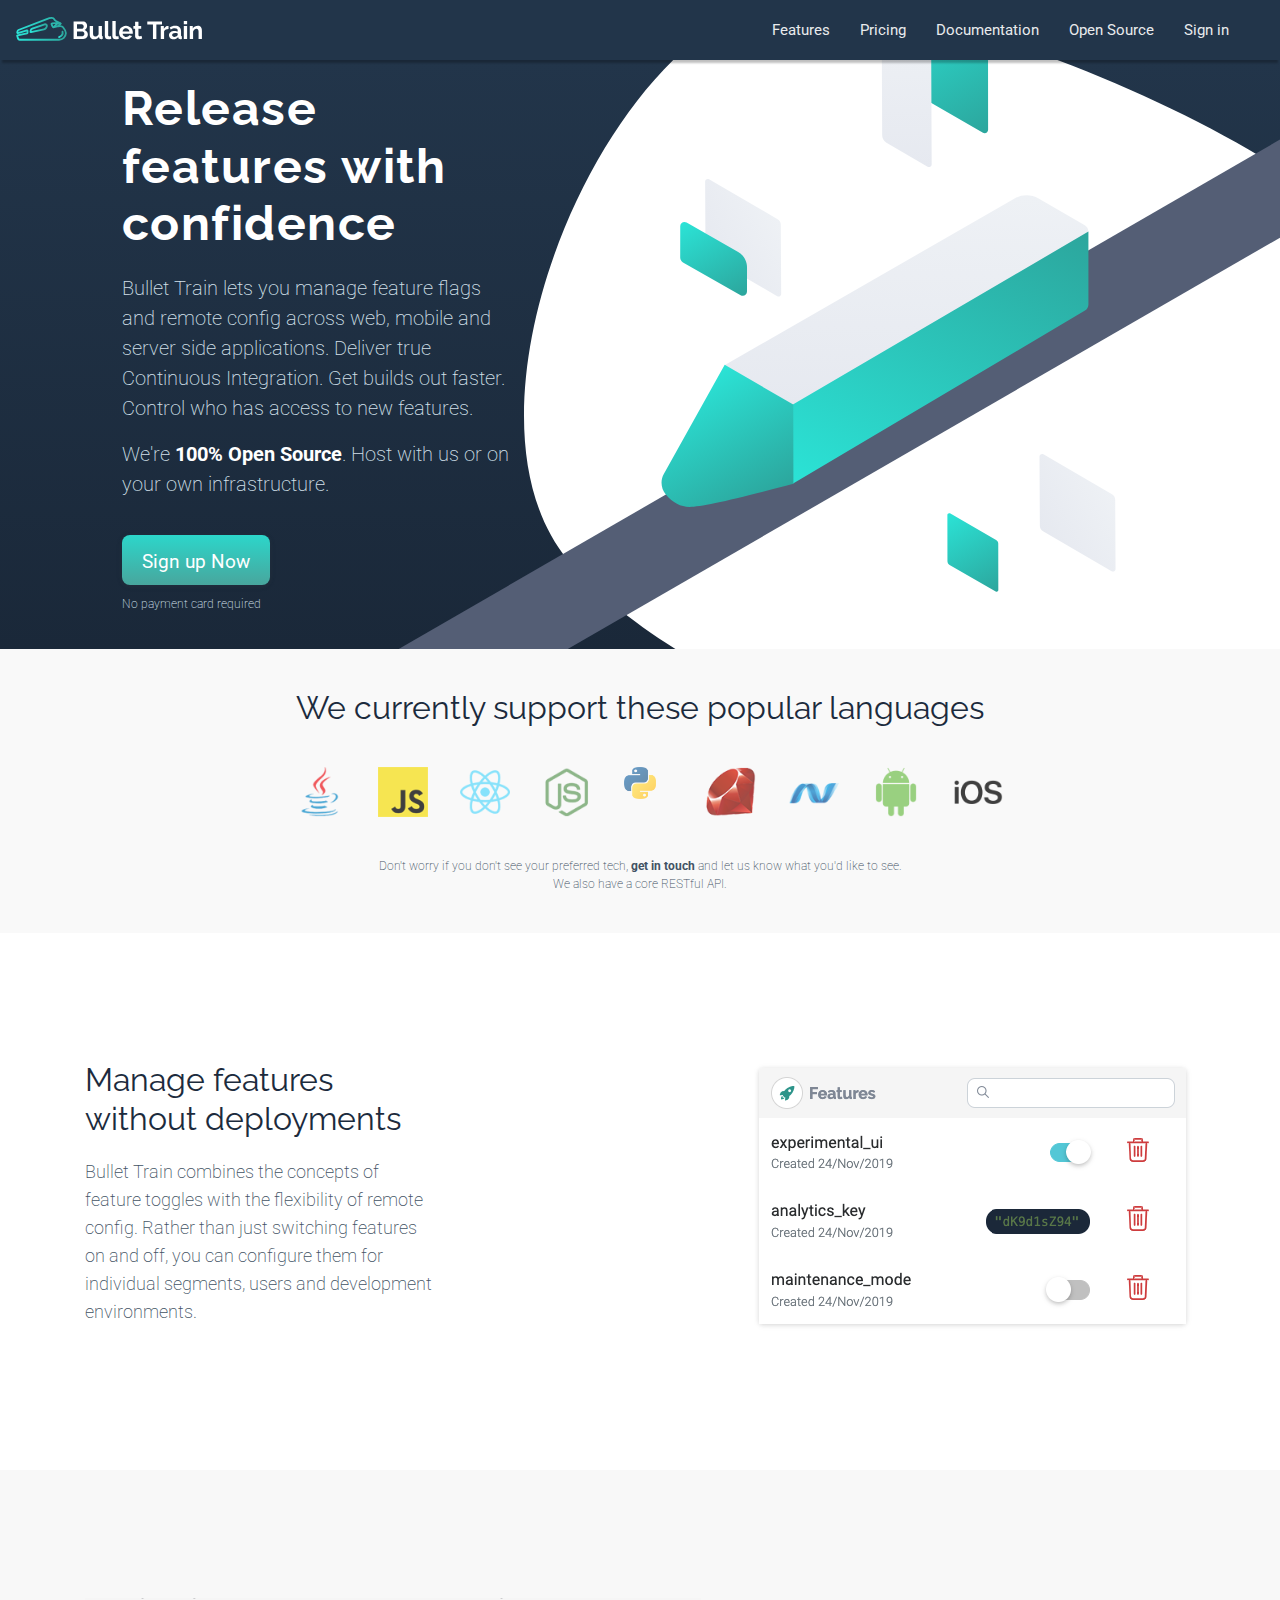
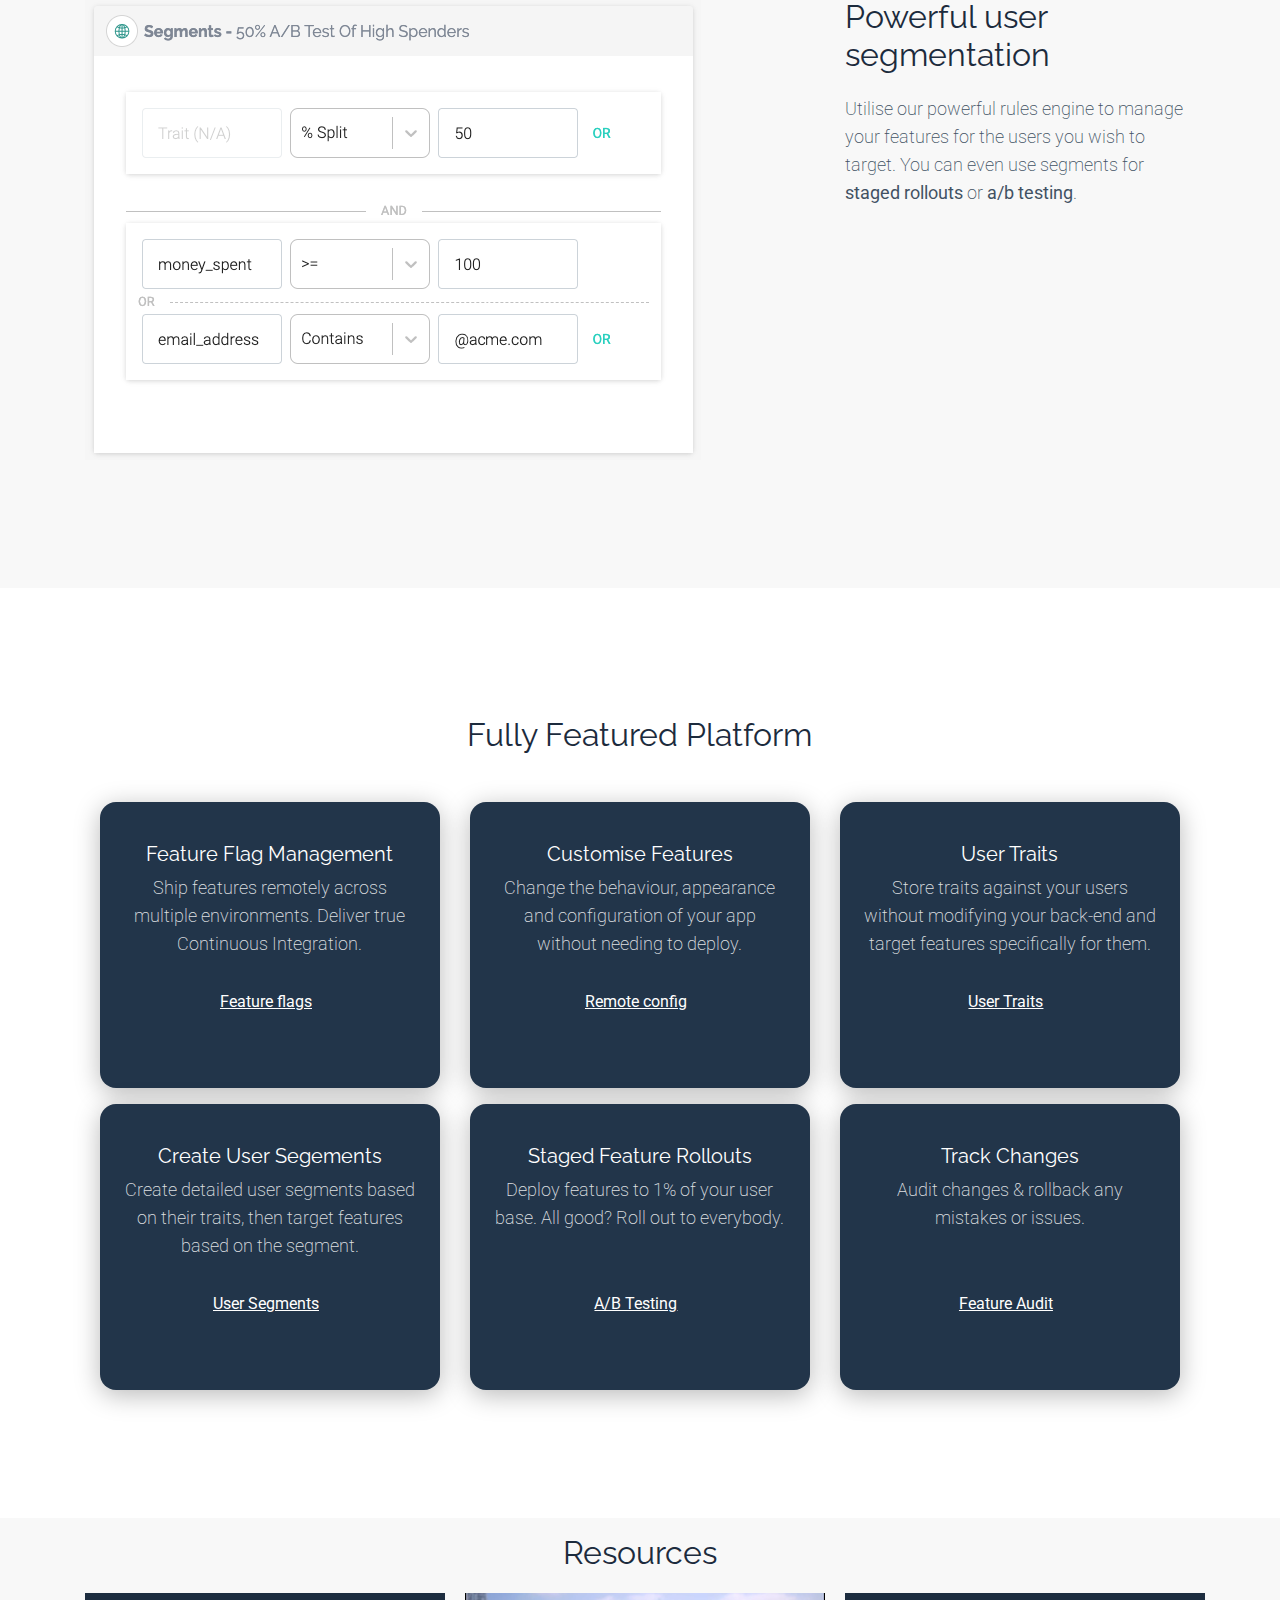
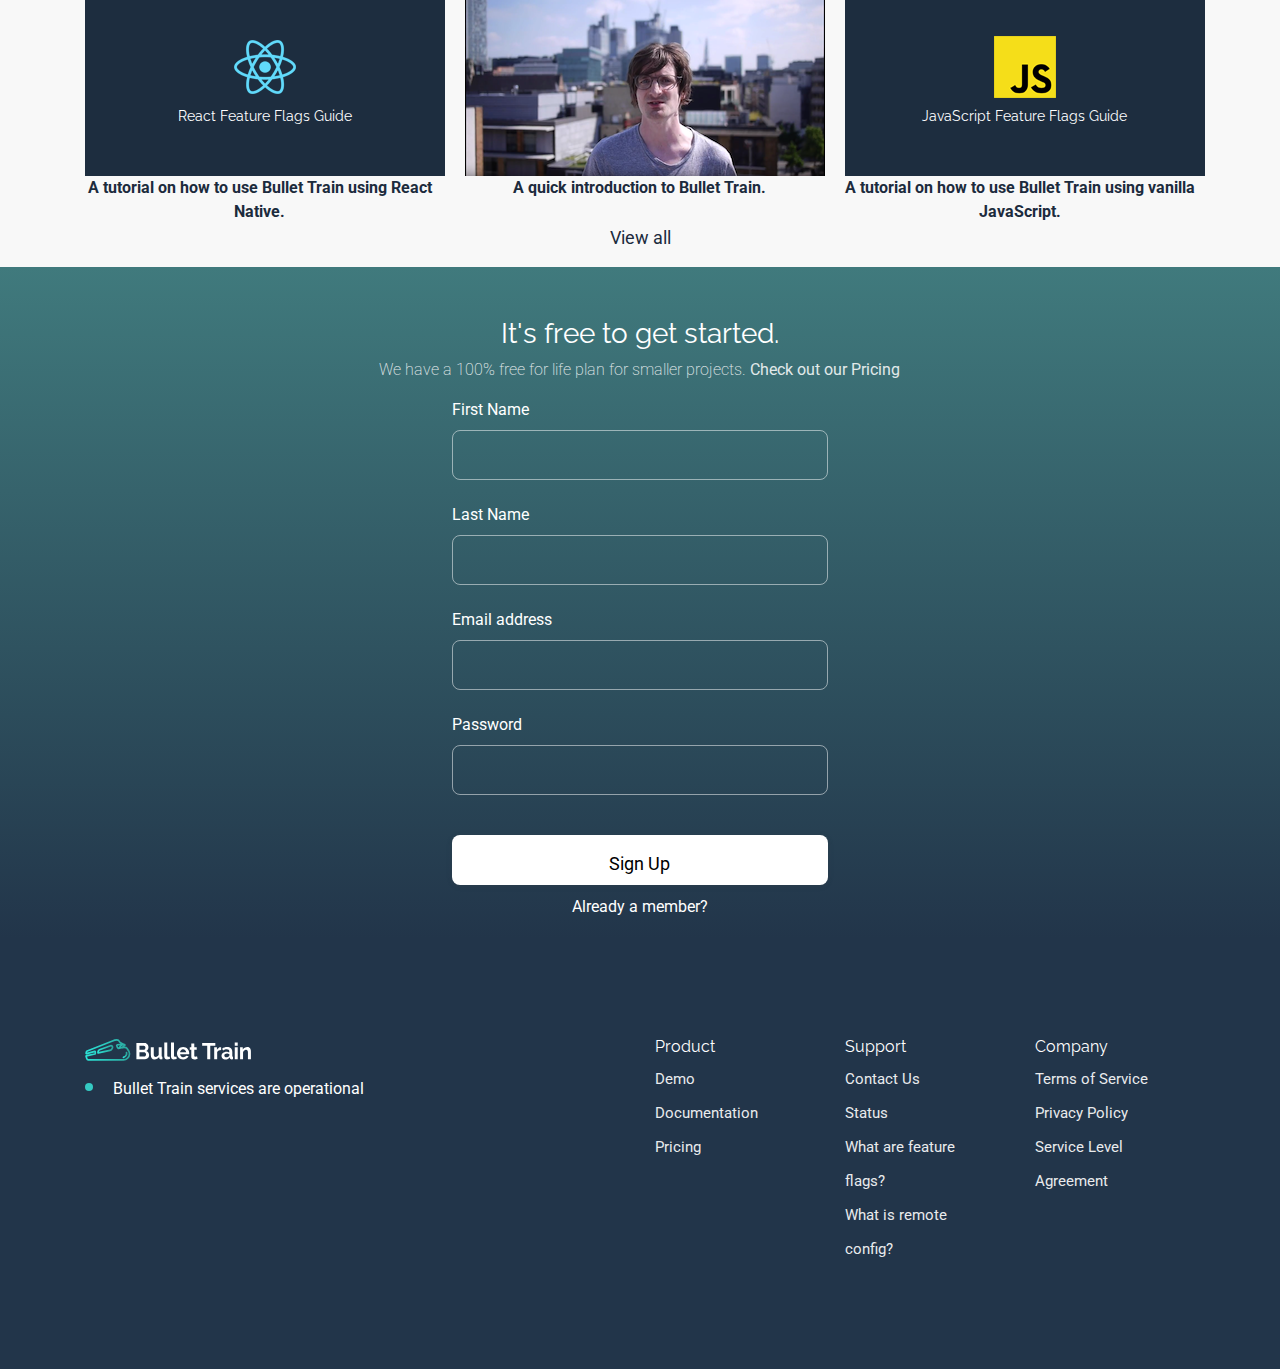
<file: index.html>
<!DOCTYPE html><html lang="en"><head><meta charSet="utf-8"/><meta name="viewport" content="width=device-width, initial-scale=1, shrink-to-fit=no"/><meta http-equiv="x-ua-compatible" content="ie=edge"/><meta name="description" content="Manage your Feature Flags, Feature Toggles and Remote Config in your Mobile, React, React Native, Java, Javascript (Node) and Python projects."/><script src="https://ajax.googleapis.com/ajax/libs/jquery/3.0.0/jquery.min.js" integrity="sha384-THPy051/pYDQGanwU6poAc/hOdQxjnOEXzbT+OuUAFqNqFjL+4IGLBgCJC3ZOShY" crossorigin="anonymous"></script><link href="https://fonts.googleapis.com/css?family=Raleway:400,700&amp;display=swap" rel="stylesheet"/><link href="https://fonts.googleapis.com/css?family=Roboto:300,400&amp;display=swap" rel="stylesheet"/><title>Bullet Train - Feature Flags, Feature Toggles and Remote Config</title><link rel="shortcut icon" href="/static/images/favicon.ico"/><meta name="next-head-count" content="9"/><link rel="preload" href="/_next/static/9aOtHSaXPPAC6vPSqDOuw/pages/index.js" as="script"/><link rel="preload" href="/_next/static/9aOtHSaXPPAC6vPSqDOuw/pages/_app.js" as="script"/><link rel="preload" href="/_next/static/runtime/webpack-4b444dab214c6491079c.js" as="script"/><link rel="preload" href="/_next/static/chunks/commons.b8f8ccc0dbcfdcf6369e.js" as="script"/><link rel="preload" href="/_next/static/chunks/styles.3d4634708142773318f1.js" as="script"/><link rel="preload" href="/_next/static/runtime/main-1dcef239e8cb72ca11b9.js" as="script"/><link rel="stylesheet" href="/_next/static/css/styles.8613cdd6.chunk.css"/></head><body><div id="__next"><nav class="navbar navbar-fixed-top "><div class="flex-row space"><div class="navbar-left"><div class="navbar-nav"><a class="nav-item nav-item-brand nav-link" href="/"><div class="flex-row"><img title="Bullet Train" height="24" src="/static/images/bullet-train-1.svg" class="brand" alt="Bullet Train logo"/></div></a></div></div><div class="navbar-right"><div><div class="hidden-sm-down"><ul class="nav-list list-unstyled float-right"><li><a href="/features">Features</a></li><li><a href="/pricing">Pricing</a></li><li><a href="https://docs.bullet-train.io/">Documentation</a></li><li><a href="/open-source">Open Source</a></li><li><a href="https://app.dev.bullet-train.io/login">Sign in</a></li></ul></div><div class="hidden-md-up"><div class="popover-right mobile-navigation"><div class="mobile-navigation__button"><ion class="icon ion-md-menu"></ion></div><div class="popover-inner"><div class="popover popover-right mobile-navigation popover-bt"><div class="mobile-navigation__bg"><ul class="list-unstyled mb-0"><li><a href="/features">Features</a></li><li><a href="/pricing">Pricing</a></li><li><a href="https://docs.bullet-train.io">Documentation</a></li><li><a href="/open-source">Open Source</a></li><li><a href="https://app.dev.bullet-train.io/demo">Demo</a></li><li><a class="btn-block" href="/login">Login</a></li></ul></div></div></div></div></div></div></div></div></nav><div class="homepage"><div class="hero hero--homepage"><div class="container-fluid"><div class="row"><div class="col-md-4 offset-md-1 features-cta"><h1 class="margin-bottom margin-top">Release features with confidence</h1><p class="">Bullet Train lets you manage feature flags and remote config across web, mobile and server side applications. Deliver true Continuous Integration. Get builds out faster. Control who has access to new features.</p><p class="">We&#x27;re <a class="link" href="/open-source">100% Open Source</a>. Host with us or on your own infrastructure.</p><div class="hero-cta mt-1"><button type="button" class="btn">Sign up Now</button><p class="text-small">No payment card required</p></div></div><div class="col-md-6 offset-md-1"><img src="/static/images/bullet-train-illustration.svg" class="hero-illustration" alt="Bullet Train illustration"/></div></div></div></div><div class="tech"><div class="container"><div class="text-center margin-auto col-md-12 col-lg-8 push-lg-2"><h2>We currently support these popular languages</h2><div class="row"><div class="col-md-1 col-xs-6"><a href="https://docs.bullet-train.io/clients/java/"><img src="/static/images/tech-logos/java.png" alt="Java" title="Java"/></a></div><div class="col-md-1 col-xs-6"><a href="https://docs.bullet-train.io/clients/javascript/"><img src="/static/images/tech-logos/javascript.png" alt="JavaScript" title="JavaScript"/></a></div><div class="col-md-1 col-xs-6"><a href="https://docs.bullet-train.io/clients/javascript/"><img src="/static/images/tech-logos/react.png" alt="React JS" title="React JS"/></a></div><div class="col-md-1 col-xs-6"><a href="https://docs.bullet-train.io/clients/node/"><img src="/static/images/tech-logos/node.png" alt="Node.js" title="Node.js"/></a></div><div class="col-md-1 col-xs-6"><a href="https://docs.bullet-train.io/clients/python/"><img src="/static/images/tech-logos/python.png" class="img-fluid" alt="Python" title="Python"/></a></div><div class="col-md-1 col-xs-6"><a href="https://docs.bullet-train.io/clients/ruby/"><img src="/static/images/tech-logos/ruby.png" alt="Ruby" title="Ruby"/></a></div><div class="col-md-1 col-xs-6"><a href="https://docs.bullet-train.io/clients/dotnet/"><img src="/static/images/tech-logos/dotnet.png" alt=".NET" title=".NET"/></a></div><div class="col-md-1 col-xs-6"><a href="https://docs.bullet-train.io/clients/java/"><img src="/static/images/tech-logos/android2x.png" alt="android" title="android"/></a></div><div class="col-md-1 col-xs-6"><a href="https://docs.bullet-train.io/clients/ios/"><img src="/static/images/tech-logos/bt-IOS.png" alt="IOS" title="IOS"/></a></div></div><p class="text-small margin-top no-mb">Don&#x27;t worry if you don&#x27;t see your preferred tech,<!-- --> <a href="mailto:support@bullet-train.io">get in touch</a> <!-- -->and let us know what you&#x27;d like to see.<br/>We also have a core RESTful API.</p></div></div></div><div class="feature-container"><div class="container"><div class="row"><div class="col-md-4"><h2>Manage features without deployments</h2><p>Bullet Train combines the concepts of feature toggles with the flexibility of remote config. Rather than just switching features on and off, you can configure them for individual segments, users and development environments.</p></div><div class="col-md-8 text-right"><img style="max-width:100%" alt="Feature use cases" src="/static/images/homepage-features.png"/></div></div></div></div><div class="feature-container alt"><div class="container"><div class="row"><div class="col-md-8"><div class="text-left"><img style="max-width:100%" alt="User segmentation and ab testing" src="/static/images/homepage-segments.png"/></div></div><div class="col-md-4"><h2>Powerful user segmentation</h2><p>Utilise our powerful rules engine to manage your features for the users you wish to target. You can even use segments for <strong>staged rollouts</strong> or <strong>a/b testing</strong>.</p></div></div></div></div><div class="feature-container"><div class="text-center text-center col-lg-4 offset-lg-4"><h2>Fully Featured Platform</h2></div><div class="container"><div class="mt-5"><div class="mb-3 flex-row"><div class="col-md-4"><div class="card card--feature"><span class="card__icon ion-ios-switch mb-3"></span><h5 class="card__title">Feature Flag Management</h5><p class="card__paragraph-text">Ship features remotely across multiple environments. Deliver true Continuous Integration.</p><a class="card__link" href="https://docs.bullet-train.io/managing-features/">Feature flags<span class="pl-2 ion-md-arrow-dropright"></span></a></div></div><div class="col-md-4"><div class="card card--feature"><span class="card__icon ion-ios-options mb-3"></span><h5 class="card__title">Customise Features</h5><p class="card__paragraph-text"> <!-- -->Change the behaviour, appearance and configuration of your app without needing to deploy.</p><a class="card__link" href="https://docs.bullet-train.io/managing-features/">Remote config<span class="pl-2 ion-md-arrow-dropright"></span></a></div></div><div class="col-md-4"><div class="card card--feature"><span class="card__icon ion-ios-person mb-3"></span><h5 class="card__title">User Traits</h5><p class="card__paragraph-text">Store traits against your users without modifying your back-end and target features specifically for them.</p><a class="card__link" href="https://docs.bullet-train.io/managing-identities/#identity-traits">User Traits<span class="pl-2 ion-md-arrow-dropright"></span></a></div></div></div><div class="flex-row"><div class="col-md-4"><div class="card card--feature"><span class="card__icon ion-md-contacts mb-3"></span><h5 class="card__title">Create User Segements</h5><p class="card__paragraph-text">Create detailed user segments based on their traits, then target features based on the segment.</p><a class="card__link" href="https://docs.bullet-train.io/managing-segments/">User Segments<span class="pl-2 ion-md-arrow-dropright"></span></a></div></div><div class="col-md-4"><div class="card card--feature"><span class="card__icon ion-ios-browsers mb-3"></span><h5 class="card__title">Staged Feature Rollouts</h5><p class="card__paragraph-text">Deploy features to 1% of your user base. All good? Roll out to everybody.</p><a class="card__link" href="https://docs.bullet-train.io/staged-feature-rollouts/">A/B Testing<span class="pl-2 ion-md-arrow-dropright"></span></a></div></div><div class="col-md-4"><div class="card card--feature"><span class="card__icon ion-md-done-all mb-3"></span><h5 class="card__title">Track Changes</h5><p class="card__paragraph-text">Audit changes &amp; rollback any mistakes or issues.</p><a class="card__link" href="https://docs.bullet-train.io/audit-logs/">Feature Audit<span class="pl-2 ion-md-arrow-dropright"></span></a></div></div></div></div></div></div><div style="padding:1rem" class="feature-container alt"><div class="container"><div class="text-center"><h2>Resources</h2></div><div class="row"><div class="col-md-4"><div><div style="cursor:pointer;color:white;width:360px;align-items:center;height:183px;background-color:#1d2d3f;display:flex;justify-content:center;flex-direction:column"><img style="margin-bottom:10px" alt="Feature flags in JavaScript" src="/static/images/tech-logos/react.png"/><h4 style="font-size:14px">React Feature Flags Guide</h4></div><a style="color:#1c2b3d;text-align:center;display:block" href="https://www.youtube.com/watch?v=_lyNzKLZ8rc"><strong>A tutorial on how to use Bullet Train using React Native.</strong></a></div></div><div class="col-md-4"><div><div style="cursor:pointer;color:white;width:360px;align-items:center;height:183px;background-color:#1d2d3f;display:flex;justify-content:center;flex-direction:column"><img style="margin-bottom:0" alt="Feature flags in JavaScript" src="/static/images/90seconds.png"/></div><a style="color:#1c2b3d;text-align:center;display:block" href="https://www.youtube.com/watch?v=GPkCLO0F-5g"><strong>A quick introduction to Bullet Train.</strong></a></div></div><div class="col-md-4"><div><div style="cursor:pointer;color:white;width:360px;align-items:center;height:183px;background-color:#1d2d3f;display:flex;justify-content:center;flex-direction:column"><img style="margin-bottom:10px" alt="Feature flags in JavaScript" src="/static/images/tech-logos/javascript.png"/><h4 style="font-size:14px">JavaScript Feature Flags Guide</h4></div><a style="color:#1c2b3d;text-align:center;display:block" href="https://www.youtube.com/watch?v=8cD-t7KKitU"><strong>A tutorial on how to use Bullet Train using vanilla JavaScript.</strong></a></div></div></div><div class="text-center"><a style="color:#1c2b3d;font-size:18px" href="https://www.youtube.com/channel/UCki7GZrOdZZcsV9rAIRchCw">View all</a></div></div></div><div class="sign-up" id="sign-up"><div><div class="card signup-form container animated fadeIn col-md-8 col-xl-8"><form id="form" name="form"><div class="form-intro text-center"><h3>It&#x27;s free to get started.</h3><p class="text-white">We have a 100% free for life plan for smaller projects.<!-- --> <a href="/pricing">Check out our Pricing</a></p></div><fieldset id="details" class="col-lg-6 offset-lg-3"><div class="form-group"><label for="a20f-27c0-5f98" class="cols-sm-2 control-label">First Name</label><div><div><div class="input-container full-width"><input type="text" name="firstName" class="input" data-test="firstName" id="a20f-27c0-5f98"/></div></div></div></div><div class="form-group"><label for="075d-f9b0-b6c8" class="cols-sm-2 control-label">Last Name</label><div><div><div class="input-container full-width"><input type="text" name="lastName" class="input" data-test="lastName" id="075d-f9b0-b6c8"/></div></div></div></div><div class="form-group"><label for="14b3-b144-d02d" class="cols-sm-2 control-label">Email address</label><div><div><div class="input-container full-width"><input type="text" name="email" class="input" data-test="email" id="14b3-b144-d02d"/></div></div></div></div><div class="form-group"><label for="8e04-88ec-bf8f" class="cols-sm-2 control-label">Password</label><div><div><div class="input-container full-width"><input type="password" name="password" class="input" data-test="password" id="8e04-88ec-bf8f"/></div></div></div></div><div class="form-cta margin-top"><button type="submit" data-test="signup-btn" name="signup-btn" class="btn white full-width">Sign Up</button><a href="https://app.dev.bullet-train.io/login" id="existing-member-btn">Already a member?</a></div></fieldset></form></div></div></div><footer class="homepage clearfix"><div class="container"><div class="row footer__homepage-content pt-5"><div class="col-md-4"><img src="/static/images/bullet-train-1.svg" width="166" alt="Bullet Train Logo" class="img-responsive"/><div class="service-status"><a href="https://status.bullet-train.io/"><div><span class="dot green"></span>Bullet Train services are operational</div></a></div><ul class="list-inline"><li class="list-inline-item"><a rel="noreferrer" href="https://github.com/SolidStateGroup?utf8=%E2%9C%93&amp;q=bullet+train" title="GitHub"><span class="icon ion-logo-github"></span></a></li><li class="list-inline-item"><a href="https://twitter.com/GetBulletTrain" title="Twitter"><span class="pl-4 icon ion-logo-twitter"></span></a></li></ul></div><div class="col-md-2 offset-md-2"><h6>Product</h6><ul class=" float-left nav-list"><li><a href="https://app.dev.bullet-train.io/demo">Demo</a></li><li><a href="https://docs.bullet-train.io/">Documentation</a></li><li><a href="/pricing#pricing">Pricing</a></li></ul></div><div class="col-md-2"><h6>Support</h6><ul class=" float-left nav-list"><li><a href="mailto:support@bullet-train.io">Contact Us</a></li><li><a href="https://status.bullet-train.io/">Status</a></li><li><a href="/blog/remote-config-and-feature-flags">What are feature flags?</a></li><li><a href="/blog/remote-config-and-feature-flags">What is remote config?</a></li></ul></div><div class="col-md-2"><h6>Company</h6><ul class=" float-left nav-list"><li><a href="/legal/tos">Terms of Service</a></li><li><a href="/legal/privacy-policy">Privacy Policy</a></li><li><a href="/legal/sla">Service Level Agreement</a></li></ul></div></div></div></footer></div><div id="confirm"></div><div id="alert"></div><div id="modal"></div><script src="/static/scripts/fullstory.js" type="text/javascript"></script></div><script id="__NEXT_DATA__" type="application/json">{"dataManager":"[]","props":{"pageProps":{}},"page":"/","query":{},"buildId":"9aOtHSaXPPAC6vPSqDOuw","dynamicBuildId":false,"nextExport":true}</script><script async="" data-next-page="/" src="/_next/static/9aOtHSaXPPAC6vPSqDOuw/pages/index.js"></script><script async="" data-next-page="/_app" src="/_next/static/9aOtHSaXPPAC6vPSqDOuw/pages/_app.js"></script><script src="/_next/static/runtime/webpack-4b444dab214c6491079c.js" async=""></script><script src="/_next/static/chunks/commons.b8f8ccc0dbcfdcf6369e.js" async=""></script><script src="/_next/static/chunks/styles.3d4634708142773318f1.js" async=""></script><script src="/_next/static/runtime/main-1dcef239e8cb72ca11b9.js" async=""></script></body></html>
</file>
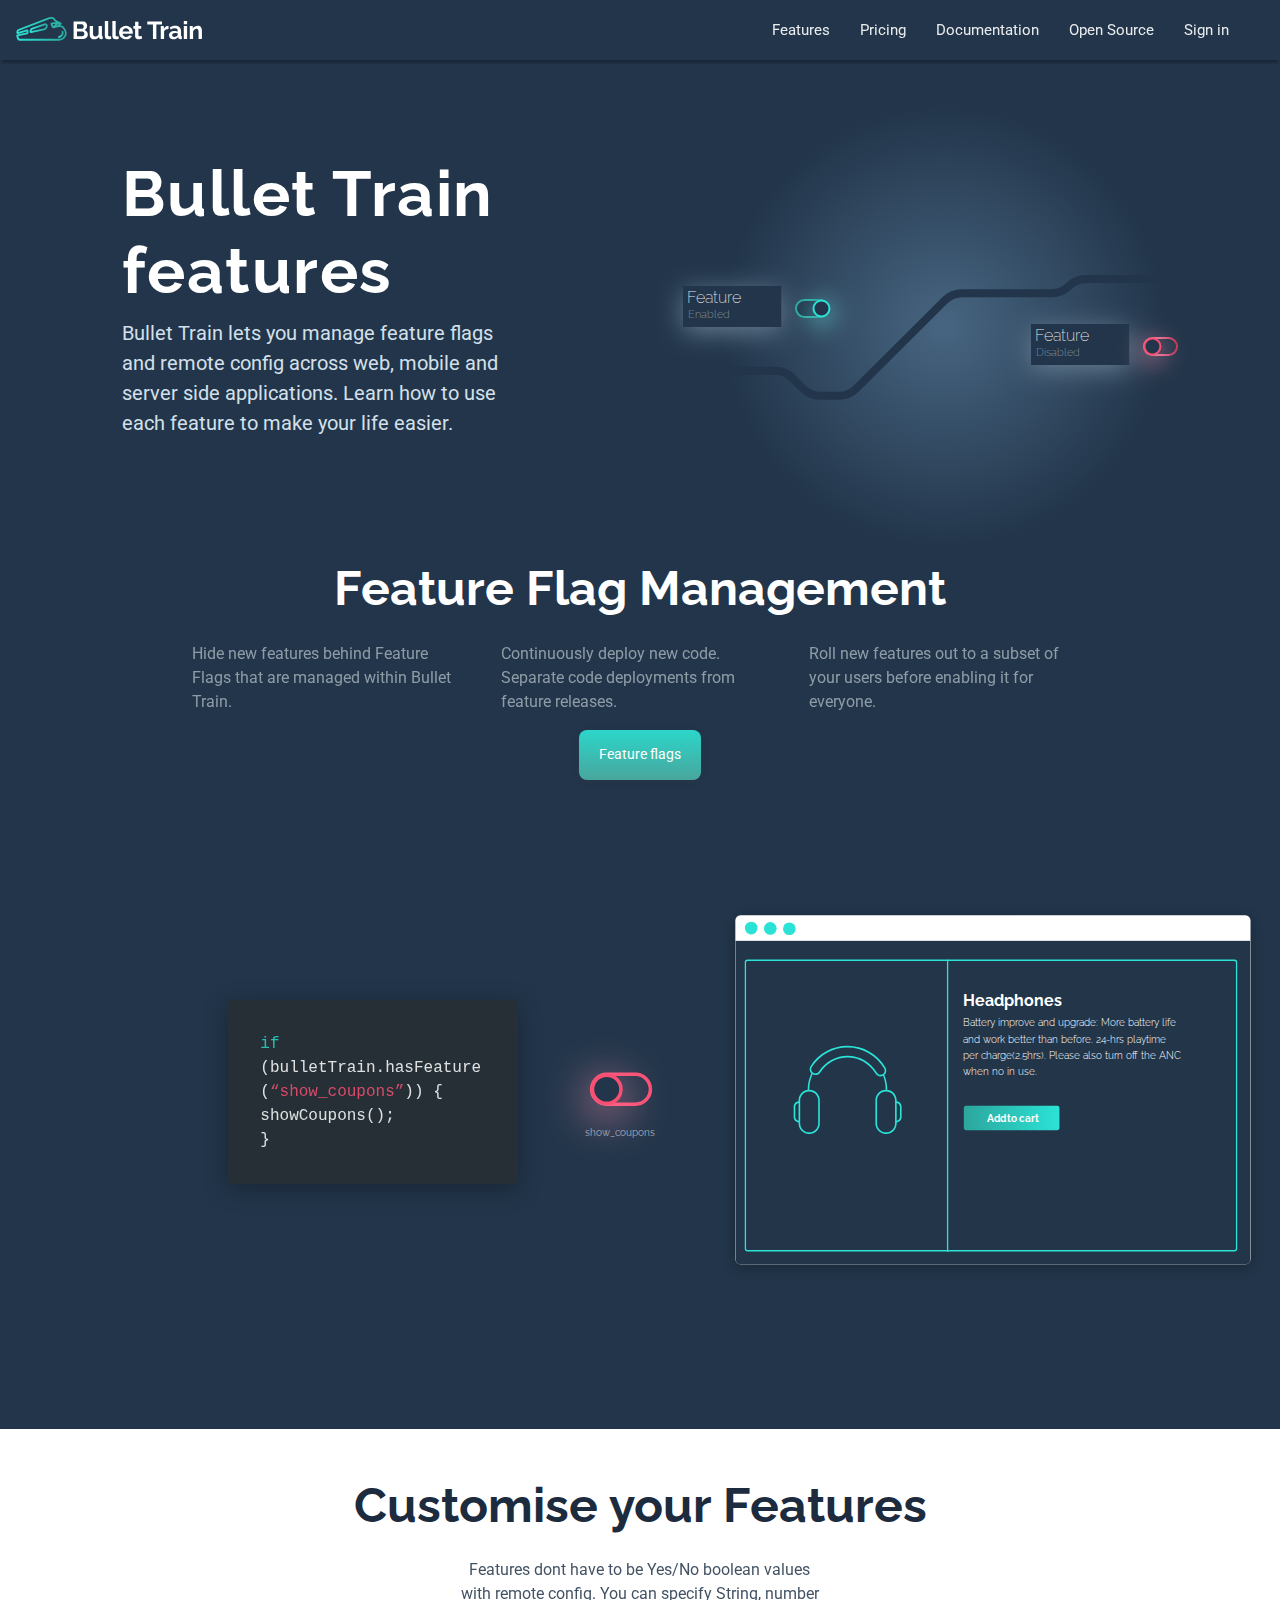
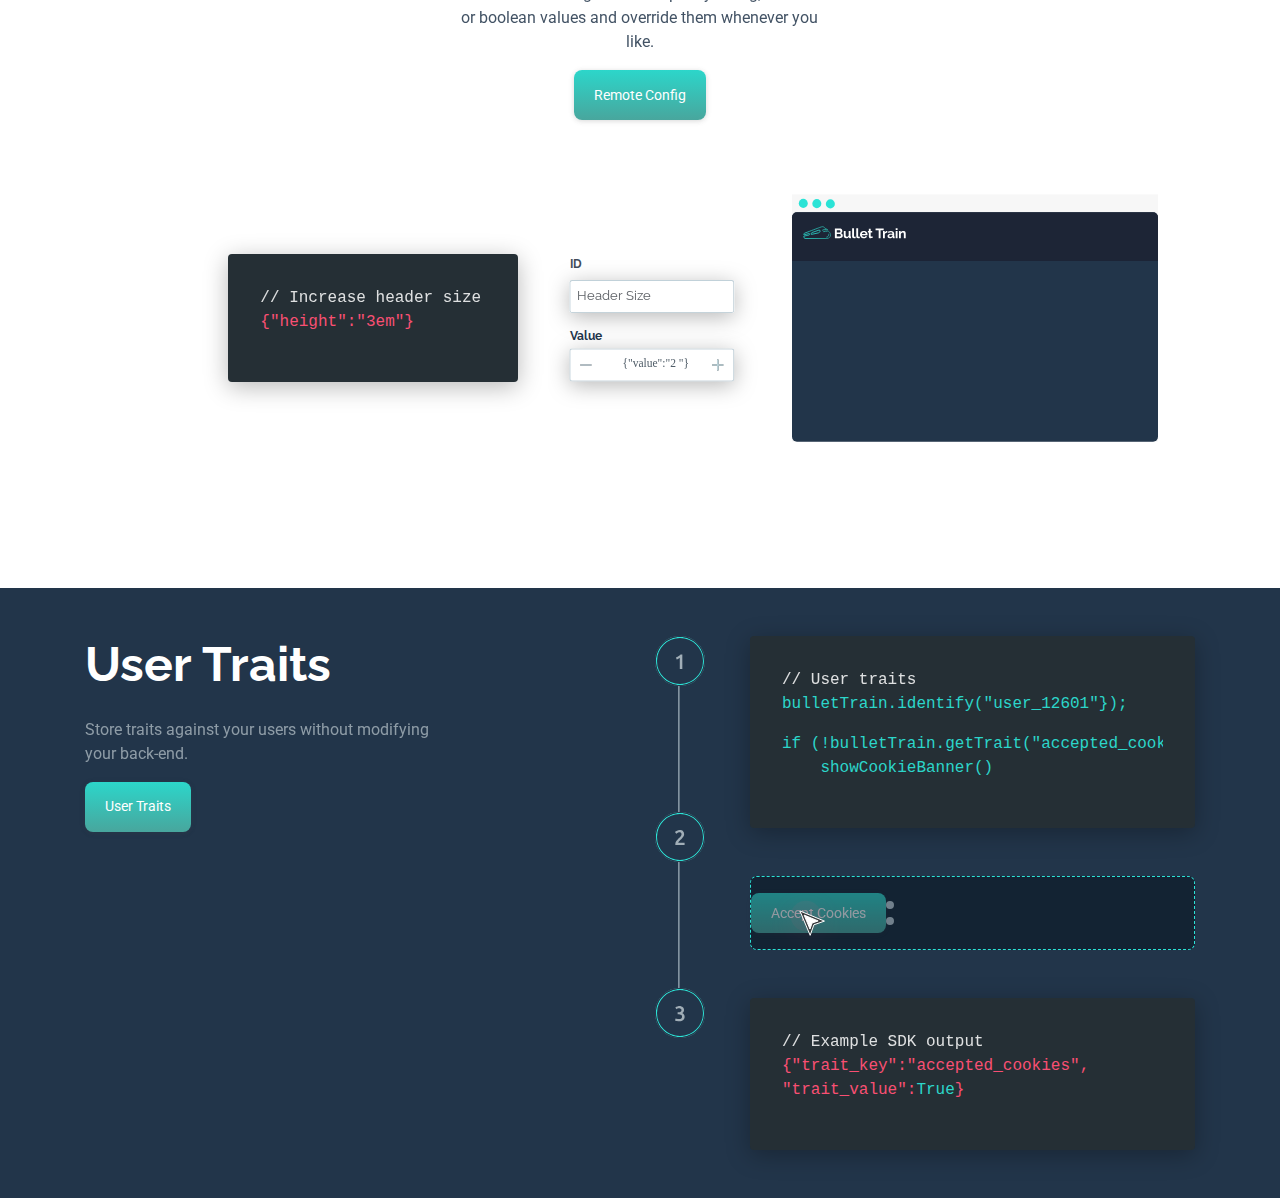
<file: features.html>
<!DOCTYPE html><html lang="en"><head><meta charSet="utf-8"/><meta name="viewport" content="width=device-width, initial-scale=1, shrink-to-fit=no"/><meta http-equiv="x-ua-compatible" content="ie=edge"/><meta name="description" content="Manage your Feature Flags, Feature Toggles and Remote Config in your Mobile, React, React Native, Java, Javascript (Node) and Python projects."/><script src="https://ajax.googleapis.com/ajax/libs/jquery/3.0.0/jquery.min.js" integrity="sha384-THPy051/pYDQGanwU6poAc/hOdQxjnOEXzbT+OuUAFqNqFjL+4IGLBgCJC3ZOShY" crossorigin="anonymous"></script><link href="https://fonts.googleapis.com/css?family=Raleway:400,700&amp;display=swap" rel="stylesheet"/><link href="https://fonts.googleapis.com/css?family=Roboto:300,400&amp;display=swap" rel="stylesheet"/><title>Bullet Train - Feature Flags, Feature Toggles and Remote Config</title><link rel="shortcut icon" href="/static/images/favicon.ico"/><meta name="next-head-count" content="9"/><link rel="preload" href="/_next/static/9aOtHSaXPPAC6vPSqDOuw/pages/features.js" as="script"/><link rel="preload" href="/_next/static/9aOtHSaXPPAC6vPSqDOuw/pages/_app.js" as="script"/><link rel="preload" href="/_next/static/runtime/webpack-4b444dab214c6491079c.js" as="script"/><link rel="preload" href="/_next/static/chunks/commons.b8f8ccc0dbcfdcf6369e.js" as="script"/><link rel="preload" href="/_next/static/runtime/main-1dcef239e8cb72ca11b9.js" as="script"/><link rel="preload" href="/_next/static/chunks/styles.3d4634708142773318f1.js" as="script"/><link rel="stylesheet" href="/_next/static/css/styles.8613cdd6.chunk.css"/></head><body><div id="__next"><nav class="navbar navbar-fixed-top  dark-header "><div class="flex-row space"><div class="navbar-left"><div class="navbar-nav"><a class="nav-item nav-item-brand nav-link" href="/"><div class="flex-row"><img title="Bullet Train" height="24" src="/static/images/bullet-train-1.svg" class="brand" alt="Bullet Train logo"/></div></a></div></div><div class="navbar-right"><div><div class="hidden-sm-down"><ul class="nav-list list-unstyled float-right"><li><a href="/features">Features</a></li><li><a href="/pricing">Pricing</a></li><li><a href="https://docs.bullet-train.io/">Documentation</a></li><li><a href="/open-source">Open Source</a></li><li><a href="https://app.dev.bullet-train.io/login">Sign in</a></li></ul></div><div class="hidden-md-up"><div class="popover-right mobile-navigation"><div class="mobile-navigation__button"><ion class="icon ion-md-menu"></ion></div><div class="popover-inner"><div class="popover popover-right mobile-navigation popover-bt"><div class="mobile-navigation__bg"><ul class="list-unstyled mb-0"><li><a href="/features">Features</a></li><li><a href="/pricing">Pricing</a></li><li><a href="https://docs.bullet-train.io">Documentation</a></li><li><a href="/open-source">Open Source</a></li><li><a href="https://app.dev.bullet-train.io/demo">Demo</a></li><li><a class="btn-block" href="/login">Login</a></li></ul></div></div></div></div></div></div></div></div></nav><div data-test="features-example-page" class="features-page"><div class="hero hero--features-page "><div><div class="row" style="width:100%;margin:0;margin-right:0"><div class="col-md-4 offset-md-1 col-sm-12 mt-5 features-cta"><h1 class="mt-5">Bullet Train features</h1><p class="">Bullet Train lets you manage feature flags and remote config across web, mobile and server side applications. Learn how to use each feature to make your life easier.</p></div><div class="col-sm-6 offset-sm-1 col-xs-4 animation-container pr-0 hidden-sm-down"><div><div id="anime-demo"><svg width="898" height="495"><title>train-track-feature-flags-sideview copy</title><defs><radialGradient cx="50%" cy="53.845%" fx="50%" fy="53.845%" r="44.935%" gradientTransform="matrix(-.76213 .06535 -.04991 -.99786 .908 1.043)" id="prefix__a"><stop stop-color="#476581" offset="0%"></stop><stop stop-color="#22354A" offset="100%"></stop></radialGradient><path id="prefix__c" d="M0 0h98.213v41H0z"></path><filter x="-42.3%" y="-89%" width="184.5%" height="302.4%" filterUnits="objectBoundingBox" id="prefix__b"><feOffset dy="5" in="SourceAlpha" result="shadowOffsetOuter1"></feOffset><feGaussianBlur stdDeviation="13" in="shadowOffsetOuter1" result="shadowBlurOuter1"></feGaussianBlur><feColorMatrix values="0 0 0 0 0.133333333 0 0 0 0 0.207843137 0 0 0 0 0.290196078 0 0 0 1 0" in="shadowBlurOuter1"></feColorMatrix></filter><linearGradient x1="50%" y1="60.184%" x2="95.626%" y2="60.184%" id="prefix__d"><stop stop-color="#DF6D8F" offset="0%"></stop><stop stop-color="#BB3B56" offset="100%"></stop></linearGradient><circle id="prefix__f" cx="121.456" cy="22.506" r="8"></circle><filter x="-265.6%" y="-234.4%" width="631.2%" height="631.2%" filterUnits="objectBoundingBox" id="prefix__e"><feMorphology radius="1" operator="dilate" in="SourceAlpha" result="shadowSpreadOuter1"></feMorphology><feOffset dy="5" in="shadowSpreadOuter1" result="shadowOffsetOuter1"></feOffset><feGaussianBlur stdDeviation="13" in="shadowOffsetOuter1" result="shadowBlurOuter1"></feGaussianBlur><feComposite in="shadowBlurOuter1" in2="SourceAlpha" operator="out" result="shadowBlurOuter1"></feComposite><feColorMatrix values="0 0 0 0 0.976470588 0 0 0 0 0.309803922 0 0 0 0 0.450980392 0 0 0 1 0" in="shadowBlurOuter1"></feColorMatrix></filter><path id="prefix__h" d="M0 0h98.213v41H0z"></path><filter x="-42.3%" y="-89%" width="184.5%" height="302.4%" filterUnits="objectBoundingBox" id="prefix__g"><feOffset dy="5" in="SourceAlpha" result="shadowOffsetOuter1"></feOffset><feGaussianBlur stdDeviation="13" in="shadowOffsetOuter1" result="shadowBlurOuter1"></feGaussianBlur><feColorMatrix values="0 0 0 0 0.133333333 0 0 0 0 0.207843137 0 0 0 0 0.290196078 0 0 0 1 0" in="shadowBlurOuter1"></feColorMatrix></filter><linearGradient x1="50%" y1="60.184%" x2="95.626%" y2="60.184%" id="prefix__i"><stop stop-color="#2CA69D" offset="0%"></stop><stop stop-color="#1F7E77" offset="100%"></stop></linearGradient><circle id="prefix__k" cx="138.456" cy="22.506" r="8"></circle><filter x="-265.6%" y="-234.4%" width="631.2%" height="631.2%" filterUnits="objectBoundingBox" id="prefix__j"><feMorphology radius="1" operator="dilate" in="SourceAlpha" result="shadowSpreadOuter1"></feMorphology><feOffset dy="5" in="shadowSpreadOuter1" result="shadowOffsetOuter1"></feOffset><feGaussianBlur stdDeviation="13" in="shadowOffsetOuter1" result="shadowBlurOuter1"></feGaussianBlur><feComposite in="shadowBlurOuter1" in2="SourceAlpha" operator="out" result="shadowBlurOuter1"></feComposite><feColorMatrix values="0 0 0 0 0.168627451 0 0 0 0 0.890196078 0 0 0 0 0.839215686 0 0 0 1 0" in="shadowBlurOuter1"></feColorMatrix></filter></defs><g fill="none" fill-rule="evenodd"><path fill="url(#prefix__a)" d="M125 0h648.15v495.03H125z"></path><path d="M.5 496L106 390.404l72.397-72.397a25 25 0 0 1 17.678-7.323h83.673a25 25 0 0 1 17.677 7.323l10.46 10.46a25 25 0 0 0 17.678 7.322h18.08a25 25 0 0 0 17.64-7.284l88.43-88.053a25 25 0 0 1 17.64-7.285h89.222a24.98 24.98 0 0 0 17.39-7.047 24.98 24.98 0 0 1 17.39-7.047h76.858a25 25 0 0 0 17.678-7.322L792.642 105 897.5 0" stroke="#22354A" stroke-width="7.928" stroke-linecap="square" stroke-linejoin="round" id="track-2"></path><g transform="translate(536 264)"><use fill="#000" filter="url(#prefix__b)" xlink:href="#prefix__c"></use><use fill="#22354A" xlink:href="#prefix__c"></use><text font-family="Raleway-Regular, Raleway" font-size="16.2" fill="#E9E9E9"><tspan x="4.056" y="17">Feature</tspan></text><text font-family="Raleway-Regular, Raleway" font-size="11.175" fill="#A1AEB7"><tspan x="4.556" y="32.237">Disabled</tspan></text><rect stroke="url(#prefix__d)" stroke-width="2" fill="#22354A" x="113" y="14" width="33" height="17" rx="8.5"></rect><g><use fill="#000" filter="url(#prefix__e)" xlink:href="#prefix__f"></use><use stroke="#F94F73" stroke-width="2" fill="#22354A" xlink:href="#prefix__f"></use></g></g><g transform="translate(188 226)"><use fill="#000" filter="url(#prefix__g)" xlink:href="#prefix__h"></use><use fill="#22354A" xlink:href="#prefix__h"></use><text font-family="Raleway-Regular, Raleway" font-size="16.2" fill="#E9E9E9"><tspan x="4.056" y="17">Feature</tspan></text><text font-family="Raleway-Regular, Raleway" font-size="11.175" fill="#A1AEB7"><tspan x="4.556" y="32.237">Enabled</tspan></text><rect stroke="url(#prefix__i)" stroke-width="2" fill="#22354A" x="113" y="14" width="33" height="17" rx="8.5"></rect><g><use fill="#000" filter="url(#prefix__j)" xlink:href="#prefix__k"></use><use stroke="#2BE3D6" stroke-width="2" fill="#22354A" xlink:href="#prefix__k"></use></g></g></g></svg><div class="square blue"></div></div></div></div></div></div></div><section class="section--blue pb-5"><div class="container-fluid"><div class="container mb-4"><div class="col-lg-10 offset-lg-1"><h2 class="text-center mb-4">Feature Flag Management</h2><div class="row"><div class="col-sm-4"><span class="card__icon icon--green ion-md-done-all text-center"></span><p>Hide new features behind Feature Flags that are managed within Bullet Train.</p></div><div class="col-sm-4"><span class="card__icon icon--green ion-md-done-all text-center"></span><p>Continuously deploy new code. Separate code deployments from feature releases.</p></div><div class="col-sm-4"><span class="card__icon icon--green ion-md-done-all text-center"></span><p>Roll new features out to a subset of your users before enabling it for everyone.</p></div></div><div class="col-md-12 text-center"><a href="https://docs.bullet-train.io/managing-features/"><button type="button" class="btn">Feature flags</button></a></div></div></div><div class="row d-flex"><div class="col-md-3 offset-md-2 align-self-center"><div class="card card--navy card--code"><div class="card-body"><p class="code"><span class="code code--green">if </span>(bulletTrain.hasFeature(<span class="code code--red">“show_coupons”</span>))<!-- --> <!-- -->{</p><p class="code">showCoupons();</p><p class="code"> <!-- -->}</p></div></div></div><div class="col-md-7"><div><svg class="feature-toggle" width="100%" height="577px" viewBox="0 0 1094 577"><defs><filter x="-6.4%" y="-9.4%" width="112.7%" height="118.8%" filterUnits="objectBoundingBox" id="filter-1"><feOffset dx="0" dy="4" in="SourceAlpha" result="shadowOffsetOuter1"></feOffset><feGaussianBlur stdDeviation="11" in="shadowOffsetOuter1" result="shadowBlurOuter1"></feGaussianBlur><feColorMatrix values="0 0 0 0 0   0 0 0 0 0   0 0 0 0 0  0 0 0 0.28 0" type="matrix" in="shadowBlurOuter1" result="shadowMatrixOuter1"></feColorMatrix><feMerge><feMergeNode in="shadowMatrixOuter1"></feMergeNode><feMergeNode in="SourceGraphic"></feMergeNode></feMerge></filter><rect id="path-2" x="0" y="0" width="786.375" height="532.561678" rx="8"></rect><filter x="-34.0%" y="-131.6%" width="168.0%" height="363.2%" filterUnits="objectBoundingBox" id="filter-4"><feOffset dx="0" dy="4" in="SourceAlpha" result="shadowOffsetOuter1"></feOffset><feGaussianBlur stdDeviation="11" in="shadowOffsetOuter1" result="shadowBlurOuter1"></feGaussianBlur><feColorMatrix values="0 0 0 0 0.168627451   0 0 0 0 0.890196078   0 0 0 0 0.839215686  0 0 0 0.25 0" type="matrix" in="shadowBlurOuter1" result="shadowMatrixOuter1"></feColorMatrix><feMerge><feMergeNode in="shadowMatrixOuter1"></feMergeNode><feMergeNode in="SourceGraphic"></feMergeNode></feMerge></filter><linearGradient x1="414.873021%" y1="50%" x2="0%" y2="50%" id="linearGradient-5"><stop stop-color="#56F3ED" offset="0%"></stop><stop stop-color="#2BE3D6" offset="100%"></stop></linearGradient><linearGradient x1="0%" y1="50%" x2="100%" y2="50%" id="linearGradient-6"><stop stop-color="#2CA69D" offset="0%"></stop><stop stop-color="#2BE3D6" offset="100%"></stop></linearGradient><linearGradient x1="50%" y1="60.1840049%" x2="95.625558%" y2="60.1840049%" id="linearGradient-7"><stop stop-color="#DF6D8F" offset="0%"></stop><stop stop-color="#BB3B56" offset="100%"></stop></linearGradient><ellipse id="path-8" cx="33.6669643" cy="25.5167763" rx="21.7142857" ry="21.4736842"></ellipse><filter x="-264.1%" y="-234.5%" width="628.2%" height="634.1%" filterUnits="objectBoundingBox" id="filter-9"><feMorphology radius="2.7" operator="dilate" in="SourceAlpha" result="shadowSpreadOuter1"></feMorphology><feOffset dx="0" dy="14" in="shadowSpreadOuter1" result="shadowOffsetOuter1"></feOffset><feGaussianBlur stdDeviation="35" in="shadowOffsetOuter1" result="shadowBlurOuter1"></feGaussianBlur><feComposite in="shadowBlurOuter1" in2="SourceAlpha" operator="out" result="shadowBlurOuter1"></feComposite><feColorMatrix values="0 0 0 0 0.976470588   0 0 0 0 0.309803922   0 0 0 0 0.450980392  0 0 0 1 0" type="matrix" in="shadowBlurOuter1"></feColorMatrix></filter></defs><g id="features-page" stroke="none" stroke-width="1" fill="none" fill-rule="evenodd"><g id="ff-copy" transform="translate(-13.000000, -45.000000)"><g id="feature-flags" transform="translate(69.000000, 63.000000)"><g id="Group-3"><g id="browser" transform="translate(230.000000, 0.000000)"><g id="screen-bg" class="coupon-container" filter="url(#filter-1)"><mask id="mask-3" fill="white"><use xlink:href="#path-2"></use></mask><use id="Rectangle" fill="#FFFFFF" fill-rule="nonzero" xlink:href="#path-2"></use><rect id="Rectangle" fill="#22354A" mask="url(#mask-3)" x="0" y="39" width="786" height="494"></rect><ellipse id="Oval" fill="#2BE3D6" fill-rule="nonzero" mask="url(#mask-3)" cx="24.2375856" cy="19.4444426" rx="9.69503425" ry="9.7222213"></ellipse><ellipse id="Oval" fill="#2BE3D6" fill-rule="nonzero" mask="url(#mask-3)" cx="53.3226884" cy="19.984566" rx="9.69503425" ry="9.7222213"></ellipse><ellipse id="Oval" fill="#2BE3D6" fill-rule="nonzero" mask="url(#mask-3)" cx="82.4077911" cy="20.5246894" rx="9.69503425" ry="9.7222213"></ellipse><path d="M0,38.9526846 L786.375,38.9526846" id="Path" stroke="#C2D1D9" stroke-width="2.15484038" mask="url(#mask-3)"></path></g><g id="frame" transform="translate(14.343750, 67.626880)" stroke="#2BE3D6" stroke-width="2"><rect id="Rectangle" x="1" y="1" width="749.78125" height="443.49207" rx="3.375"></rect><path d="M309.65625,0.373120301 L309.65625,445.86519" id="Path-7"></path></g><g id="coupon-button" class="coupon-button" transform="translate(343.718750, 334.753055)"><g id="button-copy" filter="url(#filter-4)" transform="translate(5.062500, 13.525376)"><rect id="Rectangle-2" stroke="#2BE3D6" stroke-width="2" fill="#22354A" x="1" y="1" width="144.8125" height="35.1842171" rx="3.22734375"></rect><text id="Add-coupon" font-family="Raleway-Bold, Raleway" font-size="14.5230469" font-weight="bold" letter-spacing="-0.223431624" fill="#2BE3D6"><tspan x="52.3125" y="24.1600094">Add coupon</tspan></text></g><g id="Group-2" fill-rule="nonzero"><g id="discount-coupon"><ellipse id="discount-coupon-label" cx="32.0625" cy="32.1227679" rx="32.0625" ry="32.1227679"></ellipse><g id="discount-coupon-discount-coupon_1_" transform="translate(13.015470, 18.637566)"><g id="Group"><path d="M0.703813144,3.70909833 C2.41405229,3.70909833 3.79861897,2.34010229 3.79861897,0.648644556 L33.5190518,0.648644556 C33.5190518,2.34010229 34.9036184,3.70909833 36.6138195,3.70909833 L36.6138195,23.2901898 C34.9036184,23.2901898 33.5190518,24.6591541 33.5190518,26.3487226 L3.79861897,26.3487226 C3.79861897,24.6591541 2.41405229,23.2901898 0.703813144,23.2901898 L0.703813144,3.70909833 Z" id="Path"></path><path d="M34.1602764,26.9911525 L3.15736262,26.9911525 L3.15736262,26.348729 C3.15736262,25.0167791 2.0567935,23.9326261 0.703813144,23.9326261 L0.0625631436,23.9326261 L0.0625631436,3.06661117 L0.703813144,3.06661117 C2.0567935,3.06661117 3.15736262,1.98186028 3.15736262,0.648644556 L3.15736262,0.00618283769 L34.1602764,0.00618283769 L34.1602764,0.648644556 C34.1602764,1.98186028 35.2608772,3.06661117 36.6138195,3.06661117 L37.2550504,3.06661117 L37.2550504,23.9326197 L36.6138195,23.9326197 C35.2608772,23.9326197 34.1602764,25.0167727 34.1602764,26.3487226 L34.1602764,26.9911525 L34.1602764,26.9911525 Z M4.38348342,25.7062927 L32.9341238,25.7062927 C33.2056329,24.1766828 34.4276903,22.9676645 35.9725949,22.7016753 L35.9725949,4.29630888 C34.4276903,4.03093666 33.2053218,2.82130135 32.9341238,1.29107447 L4.38348342,1.29107447 C4.11234895,2.82130135 2.88998042,4.03093666 1.34506949,4.29630888 L1.34506949,22.7016753 C2.88998042,22.9676645 4.11203785,24.1766828 4.38348342,25.7062927 L4.38348342,25.7062927 Z" id="Shape"></path></g><g id="Group" transform="translate(2.476114, 2.417159)"><path d="M3.21805916,21.4847122 C2.67761874,20.4137836 1.79028111,19.5354199 0.702543342,18.9989697 L0.702543342,3.16531394 C1.79028111,2.62954433 2.67761874,1.75242739 3.21805916,0.678337443 L29.1461077,0.678337443 C29.6878243,1.75242739 30.5763746,2.62954433 31.6635155,3.16531394 L31.6635155,18.9989697 C30.5763746,19.5354263 29.6878306,20.4137836 29.1461077,21.4847122 L3.21805916,21.4847122 Z" id="Path"></path><path d="M29.5400066,22.1271421 L2.82354438,22.1271421 L2.64568957,21.774555 C2.16913923,20.8297321 1.37824307,20.0485891 0.419167983,19.5755575 L0.0612933416,19.3986405 L0.0612933416,2.76505153 L0.419821931,2.58876432 C1.37887162,2.11631792 2.16945668,1.33586188 2.64538481,0.389111674 L2.82323963,0.0358757249 L29.5406352,0.0358757249 L29.7184582,0.388488302 C30.1956244,1.33458969 30.9868952,2.11631792 31.9465607,2.58876432 L32.3047465,2.76505153 L32.3047465,19.3986405 L31.9468718,19.5755575 C30.987511,20.0485891 30.195999,20.8303555 29.7181471,21.7751783 L29.5400066,22.1271421 L29.5400066,22.1271421 Z M3.59754583,20.8422823 L28.7669067,20.8422823 C29.3101661,19.9250341 30.093253,19.1514097 31.0222274,18.6143934 L31.0222274,3.55057724 C30.0926308,3.01349728 29.3095439,2.23931313 28.7665956,1.32076736 L3.59785693,1.32076736 C3.055861,2.23993651 2.27342807,3.01412065 1.34376795,3.55057724 L1.34376795,18.6143934 C2.27278047,19.1514097 3.05524515,19.9244171 3.59754583,20.8422823 L3.59754583,20.8422823 Z" id="Shape" fill="url(#linearGradient-5)"></path></g><path d="M26.7088688,13.4989921 C26.7088688,17.8920191 23.1049994,21.4537725 18.6588322,21.4537725 C14.2113952,21.4537725 10.6087384,17.8920191 10.6087384,13.4989921 C10.6087384,9.10596504 14.2113952,5.54358825 18.6588322,5.54358825 C23.1049994,5.54358825 26.7088688,9.10596504 26.7088688,13.4989921 Z" id="Path"></path><g id="Group" transform="translate(13.840842, 8.714493)"><polygon id="Path" fill="#2BE3D6" points="1.14080915 9.32183004 0.240322723 8.40713264 8.49514667 0.246550194 9.39566484 1.1612476"></polygon><g id="Path" stroke="#2BE3D6"><path d="M3.7865876,2.23415441 C3.7865876,3.07859518 3.09272335,3.76438765 2.2379625,3.76438765 C1.3837921,3.76438765 0.690581807,3.07859518 0.690581807,2.23415441 C0.690581807,1.38903301 1.3837921,0.703927521 2.2379625,0.703927521 C3.09272335,0.703927521 3.7865876,1.38903301 3.7865876,2.23415441 Z"></path></g><g transform="translate(5.206188, 5.152365)" id="Path" stroke="#2BE3D6"><path d="M3.73921764,2.18185472 C3.73921764,3.02635275 3.0478676,3.71270498 2.1924528,3.71270498 C1.3382824,3.71270498 0.644449901,3.02635275 0.644449901,2.18185472 C0.644449901,1.33741395 1.3382824,0.65230846 2.1924528,0.65230846 C3.0478676,0.65230846 3.73921764,1.33741395 3.73921764,2.18185472 Z"></path></g></g><g id="Group" transform="translate(7.428342, 12.849107)" fill="#2BE3D6"><polygon id="Path" points="1.29109656 1.29231485 0.00861560644 1.29231485 0.00861560644 0.00745502652 1.29109656 0.00745502652"></polygon><polygon id="Path" points="22.4523656 1.29231485 21.1698529 1.29231485 21.1698529 0.00745502652 22.4523656 0.00745502652"></polygon></g></g></g></g></g><g id="button" transform="translate(348.781250, 290.795583)"><rect id="Rectangle-2" fill="url(#linearGradient-6)" x="0" y="0" width="145.96875" height="37.1842171" rx="3.22734375"></rect><text id="Add-to-cart" font-family="Raleway-Bold, Raleway" font-size="14.5230469" font-weight="bold" letter-spacing="-0.223431624" fill="#FFFFFF"><tspan x="35.4375" y="24.1600094">Add to cart</tspan></text></g><g id="text" transform="translate(346.156250, 115.811031)" fill="#FFFFFF"><text id="Battery-improve-and" font-family="Raleway-Light, Raleway" font-size="15.525" font-weight="300"><tspan x="2" y="53.4214638">Battery improve and upgrade: More battery life </tspan><tspan x="2" y="78.4214638">and work better than before. 24-hrs playtime </tspan><tspan x="2" y="103.421464">per charge(2.5hrs). Please also turn off the ANC </tspan><tspan x="2" y="128.421464">when no in use.</tspan></text><text id="Headphones" font-family="Raleway-Bold, Raleway" font-size="24.3" font-weight="bold"><tspan x="0.963125" y="23.0272556">Headphones</tspan></text></g><g id="Headphones" transform="translate(89.000000, 199.000000)" fill="#2BE3D6" fill-rule="nonzero"><path d="M157.263158,84.9313761 L157.263158,83.3942018 C157.263158,74.5629358 150.073985,67.3761468 141.239789,67.3761468 L142.984662,67.3761468 C142.984662,59.4781651 141.357113,51.8297248 138.426526,44.765211 C141.566797,42.0352294 142.445474,37.3713028 140.286226,33.6381651 C128.336722,13.0011009 106.117684,0.182165138 82.2985564,0.182165138 C59.220812,0.182165138 38.0651729,11.8282569 25.7037895,31.3398899 C23.4446917,34.9133211 24.0712481,39.4899083 26.9419248,42.3546422 C23.3423459,50.0729541 21.3178947,58.5723303 21.3178947,67.3761468 L23.5120902,67.3761468 C14.6753985,67.3761468 7.4887218,74.5629358 7.4887218,83.3942018 L7.4887218,84.6419083 L7.4887218,84.9313761 C3.29254135,85.3705688 0,88.8841101 0,93.1961835 L0,108.934752 C0,113.246826 3.29254135,116.760367 7.4887218,117.19956 L7.4887218,118.736734 C7.4887218,127.425761 14.4507368,134.505248 23.0902256,134.73233 C23.2325113,134.737321 23.3698045,134.754789 23.5120902,134.754789 L23.9164812,134.754789 C32.7531729,134.754789 39.9398496,127.568 39.9398496,118.736734 L39.9398496,83.3942018 C39.9398496,74.5629358 32.7531729,67.3761468 23.9164812,67.3761468 L23.8141353,67.3761468 C23.8141353,58.9441468 25.5964511,50.9613211 28.7791579,43.7545688 C30.1271278,44.5331376 31.6398496,44.9598532 33.1975038,44.9598532 C36.2628872,44.9598532 39.0686617,43.4176881 40.701203,40.8349358 C49.790015,26.4913028 65.341594,17.9295413 82.3010526,17.9295413 C99.807188,17.9295413 116.142586,27.3547156 124.929353,42.5293211 C126.509474,45.2593028 129.452541,46.9536881 132.617774,46.9536881 C133.955759,46.9536881 135.273774,46.6292844 136.476962,46.0453578 C139.058075,52.6407339 140.490917,59.8275229 140.490917,67.3786422 L140.837895,67.3786422 C132.003699,67.3786422 124.814526,74.5654312 124.814526,83.3966972 L124.814526,84.6444037 L124.814526,118.736734 C124.814526,127.425761 131.776541,134.505248 140.41603,134.73233 C140.558316,134.737321 140.695609,134.754789 140.837895,134.754789 L141.242286,134.754789 C150.076481,134.754789 157.265654,127.568 157.265654,118.736734 L157.265654,117.19956 C161.461835,116.760367 164.754376,113.246826 164.754376,108.934752 L164.754376,93.1961835 C164.75188,88.8841101 161.459338,85.3705688 157.263158,84.9313761 Z M2.4962406,108.932257 L2.4962406,93.1936881 C2.4962406,90.2590826 4.67046617,87.8460183 7.4887218,87.4242936 L7.4887218,114.699156 C4.67046617,114.279927 2.4962406,111.866862 2.4962406,108.932257 Z M23.9164812,69.8715596 C31.3752481,69.8715596 37.443609,75.9379083 37.443609,83.3942018 L37.443609,84.6419083 L37.443609,118.734239 C37.443609,126.190532 31.3752481,132.256881 23.9164812,132.256881 L23.5120902,132.256881 C16.0533233,132.256881 9.98496241,126.190532 9.98496241,118.734239 L9.98496241,117.197064 L9.98496241,114.701651 L9.98496241,87.426789 L9.98496241,84.9313761 L9.98496241,83.3942018 C9.98496241,76.0776514 15.8286617,70.1186055 23.0902256,69.8940183 C23.2325113,69.8890275 23.3698045,69.8715596 23.5120902,69.8715596 L23.9164812,69.8715596 Z M135.513414,43.7271193 C132.597805,45.2093945 128.723639,44.1089174 127.086105,41.2791193 C117.852511,25.338422 100.690857,15.4341284 82.2985564,15.4341284 C64.4778947,15.4341284 48.14,24.4300917 38.5893835,39.4998899 C37.4161504,41.3564771 35.399188,42.4644404 33.1950075,42.4644404 C32.006797,42.4644404 30.8485414,42.1250642 29.8325714,41.4912294 C29.817594,41.4812477 29.8026165,41.4787523 29.7876391,41.4712661 C29.1261353,41.0545321 28.5869474,40.5205138 28.1401203,39.9315963 C26.5799699,37.8728807 26.352812,34.9856881 27.8131128,32.6749358 C39.7126917,13.8919633 60.0795188,2.67757798 82.2985564,2.67757798 C105.229023,2.67757798 126.621805,15.0198899 138.126977,34.888367 C139.537353,37.3288807 139.122977,40.3084037 137.343158,42.3097248 C136.90382,42.8013211 136.404571,43.2504954 135.802977,43.5998532 C135.70812,43.6522569 135.605774,43.6797064 135.513414,43.7271193 Z M154.766917,118.734239 C154.766917,126.190532 148.698556,132.256881 141.239789,132.256881 L140.835398,132.256881 C133.376632,132.256881 127.308271,126.190532 127.308271,118.734239 L127.308271,83.3942018 C127.308271,76.0776514 133.15197,70.1186055 140.413534,69.8940183 C140.55582,69.8890275 140.693113,69.8715596 140.835398,69.8715596 L141.239789,69.8715596 C148.698556,69.8715596 154.766917,75.9379083 154.766917,83.3942018 L154.766917,84.6419083 L154.766917,84.9313761 L154.766917,87.426789 L154.766917,114.701651 L154.766917,117.197064 L154.766917,118.734239 Z M162.255639,108.932257 C162.255639,111.866862 160.081414,114.279927 157.263158,114.701651 L157.263158,87.426789 C160.081414,87.8485138 162.255639,90.261578 162.255639,93.1961835 L162.255639,108.932257 Z" id="Shape"></path></g></g><g id="feature-toggle" transform="translate(0.000000, 240.000000)"><text id="feature-toggle-text" font-family="Raleway-Regular, Raleway" font-size="16" font-weight="normal"><tspan x="0.316" y="97" fill="#A1AEB7">show_coupons</tspan></text><rect id="Rectangle" stroke="#F94F73" class="feature-toggle-rectangle" stroke-width="5.4" fill="#22354A" x="10.7" y="2.7" width="89.6" height="45.6" rx="22.8"></rect><g id="Oval" class="circle"><use fill="black" fill-opacity="1" filter="url(#filter-9)" xlink:href="#path-8"></use><use stroke="#F94F73" stroke-width="5.4" fill="#22354A" fill-rule="evenodd" xlink:href="#path-8" class="feature-toggle-circle"></use></g></g></g></g></g></g></svg></div></div></div></div></section><section class="section--white mt-5 mb-5"><div class="container-fluid mb-4"><div class="col-lg-8 offset-lg-2 col-xl-6 offset-xl-3 text-center mb-5"><h2 class="mb-4">Customise your Features</h2><div class="col-lg-8 offset-lg-2"><p>Features dont have to be Yes/No boolean values with remote config. You can specify String, number or boolean values and override them whenever you like.</p><div class="text-center"><a href="https://docs.bullet-train.io/managing-features/"><button type="button" class="btn">Remote Config</button></a></div></div></div><div class="row"><div class="col-md-3 offset-md-2 align-self-center"><div class="card card--navy card--code"><div class="card-body"><p class="code">// Increase header size</p><pre class="battery-log" id="increment-numbers"><span class="code code--green">height:2em</span></pre></div></div></div><div class="col-md-6"><div><svg width="100%" height="300px" viewBox="0 0 740 300"><title>Group 5</title><desc>Created with Sketch.</desc><defs><rect id="path-1" x="0" y="21.75" width="444" height="278.25" rx="6"></rect><linearGradient x1="100%" y1="50%" x2="0%" y2="50%" id="linearGradient-3"><stop stop-color="#2CA69D" offset="0%"></stop><stop stop-color="#2BE3D6" offset="100%"></stop></linearGradient><linearGradient x1="100%" y1="50%" x2="0%" y2="50%" id="linearGradient-4"><stop stop-color="#2CA69D" offset="0%"></stop><stop stop-color="#2BE3D6" offset="100%"></stop></linearGradient><linearGradient x1="100%" y1="50%" x2="0%" y2="50%" id="linearGradient-5"><stop stop-color="#2CA69D" offset="0%"></stop><stop stop-color="#2BE3D6" offset="100%"></stop></linearGradient><filter x="-29.8%" y="-148.8%" width="159.5%" height="397.5%" filterUnits="objectBoundingBox" id="filter-6"><feOffset dx="0" dy="5" in="SourceAlpha" result="shadowOffsetOuter1"></feOffset><feGaussianBlur stdDeviation="13" in="shadowOffsetOuter1" result="shadowBlurOuter1"></feGaussianBlur><feColorMatrix values="0 0 0 0 0   0 0 0 0 0   0 0 0 0 0  0 0 0 0.28 0" type="matrix" in="shadowBlurOuter1" result="shadowMatrixOuter1"></feColorMatrix><feMerge><feMergeNode in="shadowMatrixOuter1"></feMergeNode><feMergeNode in="SourceGraphic"></feMergeNode></feMerge></filter><rect id="path-7" x="0" y="0" width="200" height="40" rx="3"></rect><path d="M1,3 L1,37 C1,38.1045695 1.8954305,39 3,39 L197,39 C198.104569,39 199,38.1045695 199,37 L199,3 C199,1.8954305 198.104569,1 197,1 L3,1 C1.8954305,1 1,1.8954305 1,3 Z M2,0 L198,0 C199.104569,-2.02906125e-16 200,0.8954305 200,2 L200,38 C200,39.1045695 199.104569,40 198,40 L2,40 C0.8954305,40 1.3527075e-16,39.1045695 0,38 L0,2 C-1.3527075e-16,0.8954305 0.8954305,2.02906125e-16 2,0 Z" id="path-9"></path><rect id="path-11" x="0" y="0" width="200" height="40" rx="3"></rect><filter x="-20.8%" y="-91.2%" width="141.5%" height="307.5%" filterUnits="objectBoundingBox" id="filter-13"><feOffset dx="0" dy="5" in="SourceAlpha" result="shadowOffsetOuter1"></feOffset><feGaussianBlur stdDeviation="13" in="shadowOffsetOuter1" result="shadowBlurOuter1"></feGaussianBlur><feColorMatrix values="0 0 0 0 0   0 0 0 0 0   0 0 0 0 0  0 0 0 0.28 0" type="matrix" in="shadowBlurOuter1"></feColorMatrix></filter><path d="M1,3 L1,37 C1,38.1045695 1.8954305,39 3,39 L197,39 C198.104569,39 199,38.1045695 199,37 L199,3 C199,1.8954305 198.104569,1 197,1 L3,1 C1.8954305,1 1,1.8954305 1,3 Z M2,0 L198,0 C199.104569,-2.02906125e-16 200,0.8954305 200,2 L200,38 C200,39.1045695 199.104569,40 198,40 L2,40 C0.8954305,40 1.3527075e-16,39.1045695 0,38 L0,2 C-1.3527075e-16,0.8954305 0.8954305,2.02906125e-16 2,0 Z" id="path-14"></path><path d="M13,13 L13,18.009222 C13,18.5564136 12.5561352,19 12,19 L12,19 C11.4477153,19 11,18.5490248 11,18.009222 L11,13 L5.99077797,13 C5.44358641,13 5,12.5561352 5,12 L5,12 C5,11.4477153 5.45097518,11 5.99077797,11 L11,11 L11,5.99077797 C11,5.44358641 11.4438648,5 12,5 L12,5 C12.5522847,5 13,5.45097518 13,5.99077797 L13,11 L18.009222,11 C18.5564136,11 19,11.4438648 19,12 L19,12 C19,12.5522847 18.5490248,13 18.009222,13 L13,13 Z" id="path-16"></path><path d="M6.00684547,13 C5.45078007,13 5,12.5561352 5,12 L5,12 C5,11.4477153 5.44994876,11 6.00684547,11 L17.9931545,11 C18.5492199,11 19,11.4438648 19,12 L19,12 C19,12.5522847 18.5500512,13 17.9931545,13 L6.00684547,13 Z" id="path-18"></path></defs><g id="features-page" stroke="none" stroke-width="1" fill="none" fill-rule="evenodd"><g id="2-copy-17" transform="translate(-592.000000, -1736.000000)"><g id="Group-5" transform="translate(618.000000, 1736.000000)"><g id="browser" transform="translate(270.000000, 0.000000)"><g id="screen" fill-rule="nonzero"><rect id="Rectangle" fill="#F7F7F7" x="0" y="0" width="444" height="300"></rect><ellipse id="Oval3" fill="#2BE3D6" cx="13.6849315" cy="10.9533469" rx="5.4739726" ry="5.47667343"></ellipse><ellipse id="Oval2" fill="#2BE3D6" cx="30.1068493" cy="11.2576065" rx="5.4739726" ry="5.47667343"></ellipse><ellipse id="Oval1" fill="#2BE3D6" cx="46.5287671" cy="11.5618661" rx="5.4739726" ry="5.47667343"></ellipse></g><mask id="mask-2" fill="white"><use xlink:href="#path-1"></use></mask><use id="bg" fill="#22354A" xlink:href="#path-1"></use><rect id="header-bg" fill="#132333" mask="url(#mask-2)" x="0" y="20.25" width="444" height="52.5"></rect><g id="bullet-train-logo" mask="url(#mask-2)"><g transform="translate(14.250000, 39.000000)"><path d="M47.3216071,11.1456146 C47.3216071,11.6360017 47.2214297,12.0664461 47.0210714,12.4369608 C46.8207131,12.8074755 46.5452248,13.1180493 46.1945982,13.3686915 C45.8439716,13.6193338 45.4376957,13.810037 44.9757589,13.9408069 C44.5138222,14.0715768 44.0212822,14.1369608 43.498125,14.1369608 L37.77125,14.1369608 L37.77125,2.53119154 L44.1158929,2.53119154 C44.5277403,2.53119154 44.9006234,2.61837015 45.2345536,2.79273 C45.5684837,2.96708985 45.8523202,3.19320938 46.0860714,3.47109538 C46.3198226,3.74898138 46.5006987,4.06500388 46.6287054,4.41917231 C46.756712,4.77334077 46.8207143,5.13022823 46.8207143,5.48984538 C46.8207143,6.05651488 46.6760132,6.58775958 46.3866071,7.08359538 C46.0972011,7.57943119 45.6742291,7.947216 45.1176786,8.18696077 C45.7966701,8.38311562 46.3337333,8.73455438 46.7288839,9.24128769 C47.1240346,9.748021 47.3216071,10.3827903 47.3216071,11.1456146 Z M45.0008036,10.7206146 C45.0008036,10.5135623 44.9646285,10.3146861 44.8922768,10.12398 C44.8199251,9.93327392 44.7225303,9.76708969 44.6000893,9.62542231 C44.4776483,9.48375496 44.3329472,9.37205735 44.1659821,9.29032615 C43.9990171,9.208595 43.8153583,9.16773 43.615,9.16773 L40.0753571,9.16773 L40.0753571,12.2244608 L43.498125,12.2244608 C43.7096141,12.2244608 43.9071867,12.1863202 44.0908482,12.1100377 C44.2745097,12.0337553 44.4331242,11.9275063 44.5666964,11.7912877 C44.7002686,11.6550691 44.8060116,11.4943335 44.8839286,11.3090762 C44.9618455,11.1238188 45.0008036,10.927667 45.0008036,10.7206146 Z M40.0753571,4.46003769 L40.0753571,7.38599923 L43.1475,7.38599923 C43.5370854,7.38599923 43.8682279,7.25523131 44.1409375,6.99369154 C44.4136471,6.73215177 44.55,6.37254 44.55,5.91484538 C44.55,5.46804831 44.424778,5.11388515 44.1743304,4.85234538 C43.9238827,4.59080562 43.615002,4.46003769 43.2476786,4.46003769 L40.0753571,4.46003769 Z M51.322328,14.3004223 C50.4207165,14.3004223 49.7361696,14.0170918 49.2686672,13.4504223 C48.8011653,12.8837528 48.5674172,12.0446587 48.5674172,10.9331146 L48.5674172,5.57157615 L50.8047387,5.57157615 L50.8047387,10.4590762 C50.8047387,11.7776725 51.2889304,12.4369608 52.257328,12.4369608 C52.6914375,12.4369608 53.1116269,12.3089172 53.5179083,12.0528262 C53.9241902,11.7967352 54.255333,11.4071557 54.5113458,10.8840762 L54.5113458,5.57157615 L56.7486672,5.57157615 L56.7486672,11.6196531 C56.7486672,11.8485004 56.7904079,12.0119603 56.8738905,12.1100377 C56.9573734,12.2081151 57.0937259,12.2626018 57.282953,12.2734992 L57.282953,14.1369608 C57.060333,14.1805507 56.8738912,14.2077941 56.7236226,14.2186915 C56.5733544,14.229589 56.4370015,14.2350377 56.3145601,14.2350377 C55.9138439,14.2350377 55.588267,14.1451348 55.337819,13.9653262 C55.0873714,13.7855176 54.9398877,13.5376034 54.8953637,13.2215762 L54.8452744,12.5350377 C54.4556894,13.1235022 53.9548016,13.5648439 53.3425958,13.8590762 C52.7303904,14.1533084 52.0569747,14.3004223 51.322328,14.3004223 Z M58.6957277,2.20426847 L60.9330492,2.20426847 L60.9330492,11.3908069 C60.9330492,11.7068342 61.0109649,11.952024 61.1667992,12.1263838 C61.3226334,12.3007437 61.5452502,12.3879223 61.8346563,12.3879223 C61.9682285,12.3879223 62.1157122,12.3661277 62.2771117,12.3225377 C62.4385111,12.2789477 62.5915604,12.2244611 62.7362635,12.1590762 L63.0367992,13.8263838 C62.7362619,13.9680512 62.3856404,14.0770245 61.9849242,14.1533069 C61.5842079,14.2295894 61.2224556,14.26773 60.8996563,14.26773 C60.1984028,14.26773 59.6557744,14.0851998 59.2717545,13.7201338 C58.8877347,13.3550679 58.6957277,12.8347206 58.6957277,12.1590762 L58.6957277,2.20426847 Z M63.7316271,2.20426847 L65.9689486,2.20426847 L65.9689486,11.3908069 C65.9689486,11.7068342 66.0468647,11.952024 66.2026986,12.1263838 C66.3585328,12.3007437 66.5811496,12.3879223 66.8705557,12.3879223 C67.0041279,12.3879223 67.1516116,12.3661277 67.3130111,12.3225377 C67.4744109,12.2789477 67.6274598,12.2244611 67.7721629,12.1590762 L68.0726986,13.8263838 C67.7721617,13.9680512 67.4215402,14.0770245 67.0208236,14.1533069 C66.6201073,14.2295894 66.258355,14.26773 65.9355557,14.26773 C65.2343026,14.26773 64.6916737,14.0851998 64.3076539,13.7201338 C63.9236345,13.3550679 63.7316271,12.8347206 63.7316271,12.1590762 L63.7316271,2.20426847 Z M72.8414555,14.3004223 C72.140202,14.3004223 71.505744,14.183276 70.9380626,13.94898 C70.3703813,13.714684 69.8861896,13.3959372 69.4854734,12.99273 C69.0847571,12.5895229 68.7758763,12.1209378 68.5588216,11.5869608 C68.3417668,11.0529838 68.2332412,10.4917714 68.2332412,9.90330692 C68.2332412,9.29304746 68.3389842,8.71821346 68.5504734,8.17878769 C68.7619625,7.63936192 69.0680607,7.16532819 69.4687769,6.75667231 C69.8694932,6.34801642 70.3564675,6.02382096 70.9297144,5.78407615 C71.5029614,5.54433138 72.1457676,5.42446077 72.8581519,5.42446077 C73.5705363,5.42446077 74.2077773,5.54433138 74.769893,5.78407615 C75.3320087,6.02382096 75.8106352,6.34529212 76.2057859,6.74849923 C76.6009365,7.15170638 76.9014695,7.62029146 77.107393,8.15426846 C77.3133165,8.6882455 77.4162769,9.24400919 77.4162769,9.82157615 C77.4162769,9.96324354 77.4134943,10.0994601 77.4079287,10.23023 C77.4023631,10.3609999 77.3884497,10.4699732 77.3661876,10.5571531 L70.6041341,10.5571531 C70.6375269,10.8949753 70.7210083,11.1946518 70.8545805,11.4561915 C70.9881527,11.7177313 71.1606806,11.9411265 71.3721698,12.1263838 C71.5836589,12.3116412 71.8229722,12.4533065 72.0901162,12.5513838 C72.3572602,12.6494613 72.6355316,12.6984992 72.9249376,12.6984992 C73.370178,12.6984992 73.7903674,12.5922503 74.185518,12.3797492 C74.5806686,12.1672482 74.8505917,11.886642 74.9952948,11.5379223 L76.9153841,12.0609992 C76.5925847,12.7148487 76.0777836,13.251542 75.3709644,13.6710954 C74.6641453,14.0906488 73.8209843,14.3004223 72.8414555,14.3004223 Z M75.1121698,9.13503769 C75.0565149,8.49208577 74.814419,7.97718708 74.3858751,7.59032615 C73.9573312,7.20346527 73.4369645,7.01003769 72.8247591,7.01003769 C72.5242218,7.01003769 72.2431682,7.0618 71.9815894,7.16532615 C71.7200106,7.26885231 71.489046,7.41324192 71.2886876,7.59849923 C71.0883293,7.78375658 70.9241496,8.00715177 70.796143,8.26869154 C70.6681364,8.53023131 70.5930032,8.8190105 70.5707412,9.13503769 L75.1121698,9.13503769 Z M83.7044085,13.6956146 C83.4038716,13.8263845 83.0365537,13.9571524 82.6024442,14.0879223 C82.1683351,14.2186922 81.7119706,14.2840762 81.233337,14.2840762 C80.9216689,14.2840762 80.6294846,14.2459355 80.3567745,14.1696531 C80.0840649,14.0933707 79.844752,13.9707757 79.6388281,13.8018646 C79.4329046,13.6329535 79.2687249,13.415007 79.1462835,13.1480185 C79.0238425,12.88103 78.9626227,12.5568345 78.9626227,12.1754223 L78.9626227,7.25523 L77.8105692,7.25523 L77.8105692,5.57157615 L78.9626227,5.57157615 L78.9626227,2.79273 L81.1999442,2.79273 L81.1999442,5.57157615 L83.0365513,5.57157615 L83.0365513,7.25523 L81.1999442,7.25523 L81.1999442,11.4398454 C81.1999442,11.7449751 81.2806429,11.9601973 81.4420424,12.0855185 C81.6034422,12.2108396 81.8010148,12.2734992 82.0347656,12.2734992 C82.2685168,12.2734992 82.4966992,12.2353586 82.7193192,12.1590762 C82.9419395,12.0827937 83.1200331,12.0174098 83.2536049,11.9629223 L83.7044085,13.6956146 Z M96.9819219,4.50907615 L93.1918326,4.50907615 L93.1918326,14.1369608 L90.9044219,14.1369608 L90.9044219,4.50907615 L87.1143326,4.50907615 L87.1143326,2.53119154 L96.9819219,2.53119154 L96.9819219,4.50907615 Z M101.349965,7.46773 C100.670973,7.4786275 100.064342,7.60667108 99.5300539,7.85186462 C98.9957654,8.09705815 98.6117515,8.46484296 98.3780003,8.95523 L98.3780003,14.1369608 L96.1406789,14.1369608 L96.1406789,5.57157615 L98.1943396,5.57157615 L98.1943396,7.40234538 C98.3501738,7.10811315 98.5338326,6.84385296 98.7453217,6.60955692 C98.9568109,6.37526088 99.1849933,6.170936 99.4298753,5.99657615 C99.6747573,5.82221631 99.9224187,5.68872408 100.172866,5.59609538 C100.423314,5.50346673 100.66541,5.45715308 100.899161,5.45715308 L101.174652,5.45715308 C101.235873,5.45715308 101.29431,5.46260177 101.349965,5.47349923 L101.349965,7.46773 Z M104.616043,14.3004223 C104.193064,14.3004223 103.797919,14.232314 103.430596,14.0960954 C103.063273,13.9598768 102.746044,13.7691735 102.4789,13.52398 C102.211756,13.2787865 102.003052,12.9927317 101.852784,12.6658069 C101.702515,12.3388822 101.627382,11.9792704 101.627382,11.5869608 C101.627382,11.1837537 101.719211,10.8105202 101.902873,10.4672492 C102.086535,10.1239783 102.342544,9.83247481 102.670909,9.59273 C102.999274,9.35298523 103.391636,9.16500635 103.848007,9.02878769 C104.304378,8.89256908 104.805266,8.82446077 105.350685,8.82446077 C105.740271,8.82446077 106.121502,8.85715277 106.494391,8.92253769 C106.86728,8.98792265 107.198422,9.08054992 107.487828,9.20042231 L107.487828,8.71003769 C107.487828,8.14336819 107.323649,7.70747512 106.995284,7.40234538 C106.666919,7.09721565 106.179945,6.94465308 105.534346,6.94465308 C105.066844,6.94465308 104.610479,7.02638304 104.165239,7.18984538 C103.719999,7.35330777 103.263634,7.59304896 102.796132,7.90907615 L102.111578,6.51965308 C103.23581,5.78952123 104.449072,5.42446077 105.7514,5.42446077 C107.009204,5.42446077 107.985935,5.72686162 108.681623,6.33167231 C109.377311,6.93648304 109.72515,7.81099354 109.72515,8.95523 L109.72515,11.6196531 C109.72515,11.8485004 109.76689,12.0119603 109.850373,12.1100377 C109.933856,12.2081151 110.070208,12.2626018 110.259435,12.2734992 L110.259435,14.1369608 C109.880981,14.2132432 109.552621,14.2513838 109.274346,14.2513838 C108.851368,14.2513838 108.525791,14.1587566 108.297605,13.9734992 C108.069419,13.7882419 107.927501,13.543052 107.871846,13.2379223 L107.821757,12.7638838 C107.432172,13.2651684 106.959111,13.6465748 106.40256,13.9081146 C105.84601,14.1696544 105.25051,14.3004223 104.616043,14.3004223 Z M105.250507,12.6984992 C105.628961,12.6984992 105.987931,12.6331153 106.327426,12.5023454 C106.666922,12.3715755 106.93128,12.1972183 107.120507,11.9792685 C107.365389,11.7940112 107.487828,11.5869619 107.487828,11.3581146 L107.487828,10.3773454 C107.220684,10.279268 106.931282,10.2002623 106.619614,10.1403262 C106.307946,10.08039 106.007413,10.0504223 105.718007,10.0504223 C105.139195,10.0504223 104.666134,10.1784659 104.29881,10.4345569 C103.931487,10.690648 103.747828,11.0148434 103.747828,11.4071531 C103.747828,11.7776678 103.892529,12.0855172 104.181935,12.3307108 C104.471342,12.5759043 104.827529,12.6984992 105.250507,12.6984992 Z M111.555335,14.1369608 L111.555335,5.57157615 L113.792657,5.57157615 L113.792657,14.1369608 L111.555335,14.1369608 Z M111.555335,4.37830692 L111.555335,2.20426847 L113.792657,2.20426847 L113.792657,4.37830692 L111.555335,4.37830692 Z M123.687217,14.1369608 L121.449895,14.1369608 L121.449895,9.33119154 C121.449895,8.64464965 121.327456,8.14337262 121.082574,7.82734538 C120.837692,7.51131819 120.498201,7.35330692 120.064092,7.35330692 C119.841472,7.35330692 119.613289,7.39689623 119.379538,7.48407615 C119.145787,7.57125608 118.925953,7.693851 118.720029,7.85186462 C118.514106,8.00987823 118.327664,8.19785712 118.160699,8.41580692 C117.993734,8.63375673 117.871295,8.87349792 117.793377,9.13503769 L117.793377,14.1369608 L115.556056,14.1369608 L115.556056,5.57157615 L117.576324,5.57157615 L117.576324,7.15715308 C117.899123,6.61227858 118.366618,6.18728281 118.978824,5.88215308 C119.59103,5.57702335 120.281142,5.42446077 121.049181,5.42446077 C121.594601,5.42446077 122.039834,5.52253673 122.384895,5.71869154 C122.729957,5.91484638 122.997097,6.17093358 123.186324,6.48696077 C123.375551,6.802988 123.506339,7.16259981 123.57869,7.56580692 C123.651042,7.96901408 123.687217,8.37766385 123.687217,8.79176846 L123.687217,14.1369608 Z" id="Bullet-Train" fill="#FFFFFF" fill-rule="nonzero"></path><g id="Group-4" stroke-width="1" fill="none" fill-rule="evenodd" transform="translate(0.000000, 0.225141)"><path d="M30.7208275,6.11995269 C30.1855178,5.14827504 27.997391,5.14827504 24.1564471,6.11995269 C23.9195909,6.17987231 22.8750808,4.16192569 22.983279,3.8857285 C23.2964523,3.08629267 27.8778248,3.44305753 28.8074039,3.66948019 C29.5870332,3.85937873 28.6144375,3.30685884 25.8896171,2.01192049 L25.8896175,2.01191972 C25.3738543,1.76680942 24.9702917,1.34181956 24.7581446,0.820370931 C24.2981519,-0.310271634 22.499599,-0.272217917 19.3624859,0.934532084 C15.7366068,2.32929518 9.57200534,4.66577127 0.868681609,7.94396035 L0.8686821,7.94396162 C0.557220589,8.06127654 0.326479767,8.32352173 0.254096535,8.64246008 L0.0462076992,9.5584695 C0.00950047041,9.72021058 0.113670096,9.88046046 0.278877071,9.91639762 C0.328158804,9.92711777 0.379382507,9.92575146 0.42799491,9.91242012 L6.53197246,8.23848027 C6.69493566,8.19378965 6.86404867,8.28689704 6.90969695,8.44644138 C6.91723328,8.4727815 6.92105456,8.5 6.92105456,8.52736092 L6.92105456,9.74468415 C6.92105456,9.92138408 6.79505935,10.0741096 6.61861353,10.1112891 L0.181496126,11.4676757 C0.0574107482,11.4938222 -0.0215302452,11.6134988 0.00517648246,11.734981 C0.00665502789,11.7417065 0.00844786226,11.7483622 0.0105493348,11.7549268 L0.604542797,13.6104772 C0.744732548,14.0484099 1.15918928,14.3464687 1.6279596,14.3464687 L28.0231992,14.3464687 C30.4860496,14.3464687 32.5090722,12.4418213 32.6053051,10.0324805 C32.6053051,10.0324805 32.6053051,10.0324805 32.6053051,10.0324805 C32.6457819,9.01908123 32.0176227,7.71490531 30.7208275,6.11995269 Z" id="Path-8" stroke="url(#linearGradient-3)" stroke-width="0.91875"></path><path d="M28.0253429,12.5437692 C29.9805727,11.9003573 30.7624675,10.748634 30.3710273,9.08859923" id="Path-9" stroke="url(#linearGradient-4)" stroke-width="0.91875" stroke-linecap="round"></path><path d="M9.20723725,9.37190769 L17.9427079,7.50145246 C18.4671706,7.38915346 18.9323562,7.09472223 19.2522341,6.67261035 C19.7174531,6.058706 19.9434699,5.55043223 19.9302846,5.14778908 C19.9138307,4.64533208 19.5250074,4.31124942 18.7638147,4.14554104 L18.7638136,4.14554577 C18.6508467,4.12095335 18.5330762,4.12817773 18.4241284,4.16638304 L10.1193301,7.07866958 C9.52010062,7.28880446 9.09325819,7.81196523 9.0163381,8.43055519 L8.92999651,9.12491288 C8.91465783,9.24826627 9.00436385,9.3604375 9.13036049,9.37545438 C9.15600754,9.37851112 9.18199747,9.37731208 9.20723725,9.37190769 Z" id="Path-10" stroke="url(#linearGradient-5)" stroke-width="0.91875"></path><path d="M24.9708096,5.4832045 L26.6508029,3.8307319" id="Path-7" stroke="#2CB6AC" stroke-width="0.5" stroke-linecap="round"></path><path d="M27.4139033,5.42057273 L29.0302217,3.8307319" id="Path-7-Copy" stroke="#2BADA3" stroke-width="0.5" stroke-linecap="round"></path></g></g></g></g><g id="ui-controls" transform="translate(0.000000, 73.000000)"><g id="id"><text id="Content" font-family="Raleway-Bold, Raleway" font-size="14" font-weight="bold" fill="#424B5A"><tspan x="1" y="16">ID</tspan></text><g id="Atoms-/-Form-/-Field-/-Default" filter="url(#filter-6)" transform="translate(0.000000, 31.000000)"><mask id="mask-8" fill="white"><use xlink:href="#path-7"></use></mask><g id="Mask"></g><g id="Atoms-/-Colors-/-White" mask="url(#mask-8)" fill="#FFFFFF"><rect id="Atoms-/-Colors-/-Black" x="0" y="0" width="200" height="40"></rect></g><g id="Atoms-/-Form-/-Field-/-_utilities-/-Border-/-Default" mask="url(#mask-8)"><mask id="mask-10" fill="white"><use xlink:href="#path-9"></use></mask><use id="Mask" fill="#C2D1D9" fill-rule="nonzero" xlink:href="#path-9"></use><g id="Atoms-/-Colors-/-Gray-#2" mask="url(#mask-10)" fill="#C2D1D9" fill-rule="evenodd"><rect id="Atoms-/-Colors-/-Black" x="0" y="0" width="200" height="40"></rect></g></g><text id="Placeholder" mask="url(#mask-8)" font-family="Raleway" font-size="16" font-weight="normal" fill="#5A5E63"><tspan x="9" y="24">Header Size</tspan></text></g></g><g id="value" transform="translate(0.000000, 91.000000)"><text id="Content-Copy" font-family="Raleway-Bold, Raleway" font-size="14" font-weight="bold" fill="#22354A"><tspan x="1" y="13">Value</tspan></text><g id="Atoms-/-Form-/-Field-/-icon_left+right" transform="translate(0.000000, 23.000000)"><mask id="mask-12" fill="white"><use xlink:href="#path-11"></use></mask><g id="Mask" fill="black" fill-opacity="1"><use filter="url(#filter-13)" xlink:href="#path-11"></use></g><g id="Atoms-/-Colors-/-White" mask="url(#mask-12)" fill="#FFFFFF"><rect id="Atoms-/-Colors-/-Black" x="0" y="0" width="200" height="40"></rect></g><g id="Atoms-/-Form-/-Field-/-_utilities-/-Border-/-Default" mask="url(#mask-12)"><mask id="mask-15" fill="white"><use xlink:href="#path-14"></use></mask><use id="Mask" fill="#C2D1D9" fill-rule="nonzero" xlink:href="#path-14"></use><g id="Atoms-/-Colors-/-Gray-#2" mask="url(#mask-15)" fill="#C2D1D9" fill-rule="evenodd"><rect id="Atoms-/-Colors-/-Black" x="0" y="0" width="200" height="40"></rect></g></g><text id="\u270F\uFE0F-Placeholder" mask="url(#mask-12)" font-family="Raleway-Bold" font-size="16" fill="#505D68"><tspan class="valueIncrement" x="64.2566845" y="23">1</tspan></text><g id="Atoms-/-icons-/-System-/-Add" mask="url(#mask-12)"><g transform="translate(168.000000, 8.000000)"><mask id="mask-17" fill="white"><use xlink:href="#path-16"></use></mask><use id="Mask" stroke="none" fill-opacity="0.7" fill="#000000" fill-rule="evenodd" xlink:href="#path-16"></use><g id="Atoms-/-Colors-/-Gray-#2" stroke="none" fill="none" mask="url(#mask-17)" fill-rule="evenodd"><rect id="Atoms-/-Colors-/-Black" fill="#C2D1D9" class="plus-icon" x="0" y="0" width="24" height="24"></rect></g></g></g><g id="Atoms-/-icons-/-System-/-Minus" mask="url(#mask-12)"><g transform="translate(8.000000, 8.000000)"><mask id="mask-19" fill="white"><use xlink:href="#path-18"></use></mask><use id="Mask" stroke="none" fill-opacity="0.7" fill="#000000" fill-rule="evenodd" xlink:href="#path-18"></use><g id="Atoms-/-Colors-/-Gray-#2" stroke="none" fill="none" mask="url(#mask-19)" fill-rule="evenodd"><rect id="Atoms-/-Colors-/-Black" fill="#C2D1D9" x="0" y="0" width="24" height="24"></rect></g></g></g></g></g></g></g></g></g></svg></div></div></div></div></section><section class="section--blue mt-5"><div class="container"><div class="row pt-5 pb-5"><div class="col-md-4"><h2 class="mb-4">User Traits</h2><p>Store traits against your users without modifying your back-end.</p><a href="https://docs.bullet-train.io/managing-identities/#identity-traits"><button type="button" class="btn mb-5">User Traits</button></a></div><div class="col-md-1 offset-md-2 hidden-sm-down"><img src="/static/images/features-page/user-traits-steps.svg" alt="User Traits" class="img-fluid"/></div><div class="col-md-5"><div class="card card--navy card--code"><div class="card-body"><p class="code">// User traits</p><pre><span class="code code--green">bulletTrain.identify(&quot;user_12601&quot;});</span></pre><pre><span class="code code--green">if (!bulletTrain.getTrait(&quot;accepted_cookies&quot;))<br/>    showCookieBanner()</span></pre></div></div><div class="mt-5 basic-timeline-demo"><div class="cookie-container pt-3 pb-3"><div class="mouse"><div class="cookie-tap"></div><img class="cookie-pointer" alt="pointer" src="/static/images/features-page/pointer-screen-pointer.svg"/></div><div class="flex-row cookie-content"><div class="col-xs-4"><button class="btn btn-small btn-primary dummy-button">Accept Cookies</button></div><div class="col-xs-8"><div class="placeholder el"></div><div class="placeholder el mt-2"></div></div></div></div></div><div class="card card--navy card--code mt-5"><div class="card-body"><p class="code">// Example SDK output</p><pre class="battery-log" id="increment-numbers">{<!-- -->&quot;trait_key&quot;:&quot;accepted_cookies&quot;,<br/>&quot;trait_value&quot;:<span class="code code--green">True</span>}</pre></div></div></div></div></div></section></div><div id="confirm"></div><div id="alert"></div><div id="modal"></div><script src="/static/scripts/fullstory.js" type="text/javascript"></script></div><script id="__NEXT_DATA__" type="application/json">{"dataManager":"[]","props":{"pageProps":{}},"page":"/features","query":{},"buildId":"9aOtHSaXPPAC6vPSqDOuw","dynamicBuildId":false,"nextExport":true}</script><script async="" data-next-page="/features" src="/_next/static/9aOtHSaXPPAC6vPSqDOuw/pages/features.js"></script><script async="" data-next-page="/_app" src="/_next/static/9aOtHSaXPPAC6vPSqDOuw/pages/_app.js"></script><script src="/_next/static/runtime/webpack-4b444dab214c6491079c.js" async=""></script><script src="/_next/static/chunks/commons.b8f8ccc0dbcfdcf6369e.js" async=""></script><script src="/_next/static/runtime/main-1dcef239e8cb72ca11b9.js" async=""></script><script src="/_next/static/chunks/styles.3d4634708142773318f1.js" async=""></script></body></html>
</file>
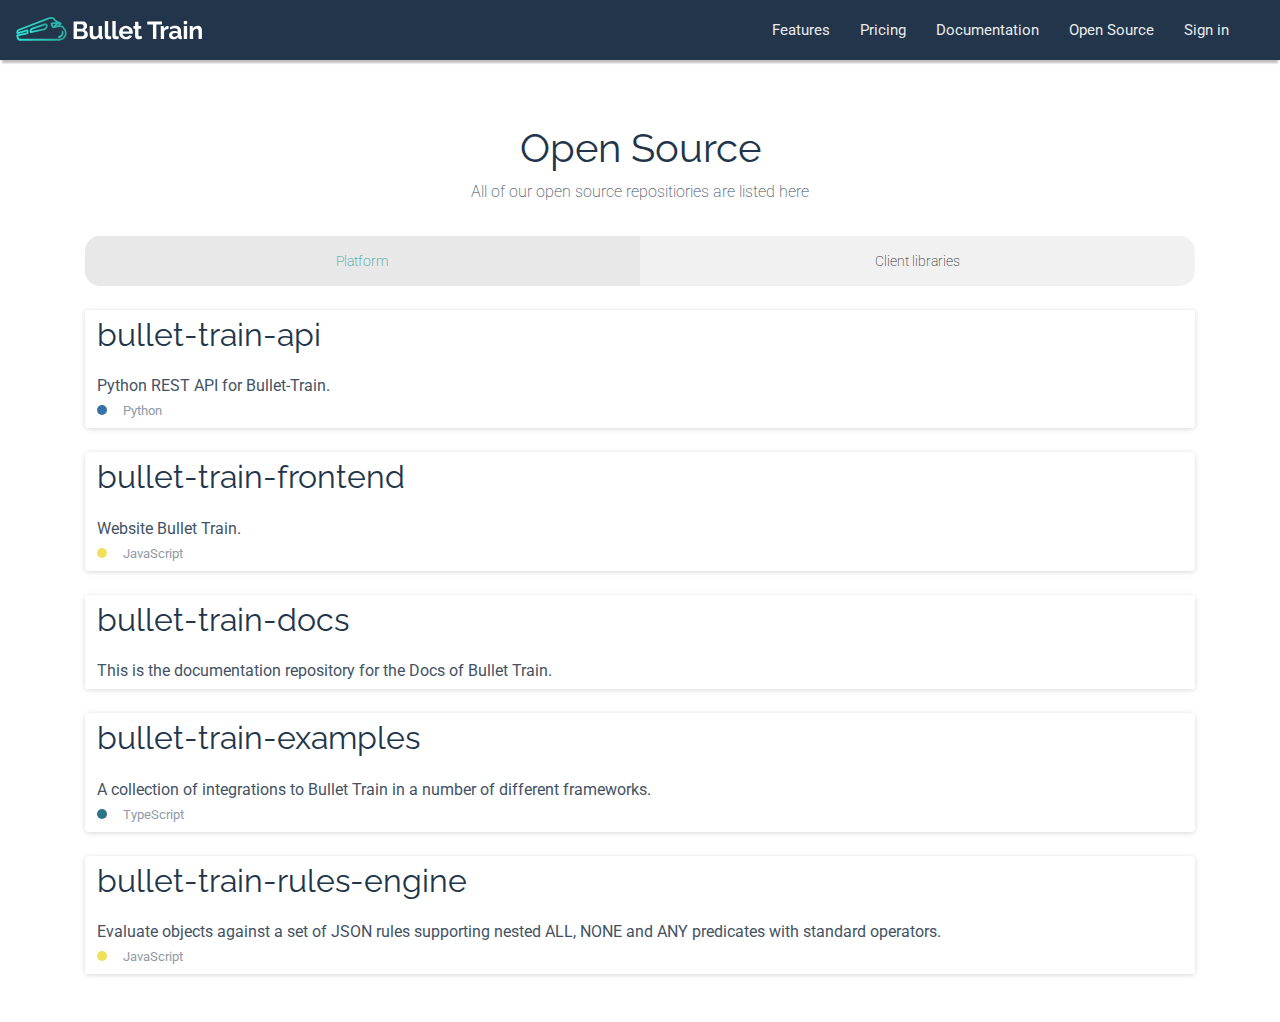
<file: open-source.html>
<!DOCTYPE html><html lang="en"><head><meta charSet="utf-8"/><meta name="viewport" content="width=device-width, initial-scale=1, shrink-to-fit=no"/><meta http-equiv="x-ua-compatible" content="ie=edge"/><meta name="description" content="Manage your Feature Flags, Feature Toggles and Remote Config in your Mobile, React, React Native, Java, Javascript (Node) and Python projects."/><script src="https://ajax.googleapis.com/ajax/libs/jquery/3.0.0/jquery.min.js" integrity="sha384-THPy051/pYDQGanwU6poAc/hOdQxjnOEXzbT+OuUAFqNqFjL+4IGLBgCJC3ZOShY" crossorigin="anonymous"></script><link href="https://fonts.googleapis.com/css?family=Raleway:400,700&amp;display=swap" rel="stylesheet"/><link href="https://fonts.googleapis.com/css?family=Roboto:300,400&amp;display=swap" rel="stylesheet"/><link rel="shortcut icon" href="/static/images/favicon.ico"/><title>Bullet Train - Open Source Projects</title><meta name="next-head-count" content="9"/><link rel="preload" href="/_next/static/9aOtHSaXPPAC6vPSqDOuw/pages/open-source.js" as="script"/><link rel="preload" href="/_next/static/9aOtHSaXPPAC6vPSqDOuw/pages/_app.js" as="script"/><link rel="preload" href="/_next/static/runtime/webpack-4b444dab214c6491079c.js" as="script"/><link rel="preload" href="/_next/static/chunks/commons.b8f8ccc0dbcfdcf6369e.js" as="script"/><link rel="preload" href="/_next/static/runtime/main-1dcef239e8cb72ca11b9.js" as="script"/><link rel="preload" href="/_next/static/chunks/styles.3d4634708142773318f1.js" as="script"/><link rel="stylesheet" href="/_next/static/css/styles.8613cdd6.chunk.css"/></head><body><div id="__next"><nav class="navbar navbar-fixed-top  dark-header "><div class="flex-row space"><div class="navbar-left"><div class="navbar-nav"><a class="nav-item nav-item-brand nav-link" href="/"><div class="flex-row"><img title="Bullet Train" height="24" src="/static/images/bullet-train-1.svg" class="brand" alt="Bullet Train logo"/></div></a></div></div><div class="navbar-right"><div><div class="hidden-sm-down"><ul class="nav-list list-unstyled float-right"><li><a href="/features">Features</a></li><li><a href="/pricing">Pricing</a></li><li><a href="https://docs.bullet-train.io/">Documentation</a></li><li><a href="/open-source">Open Source</a></li><li><a href="https://app.dev.bullet-train.io/login">Sign in</a></li></ul></div><div class="hidden-md-up"><div class="popover-right mobile-navigation"><div class="mobile-navigation__button"><ion class="icon ion-md-menu"></ion></div><div class="popover-inner"><div class="popover popover-right mobile-navigation popover-bt"><div class="mobile-navigation__bg"><ul class="list-unstyled mb-0"><li><a href="/features">Features</a></li><li><a href="/pricing">Pricing</a></li><li><a href="https://docs.bullet-train.io">Documentation</a></li><li><a href="/open-source">Open Source</a></li><li><a href="https://app.dev.bullet-train.io/demo">Demo</a></li><li><a class="btn-block" href="/login">Login</a></li></ul></div></div></div></div></div></div></div></div></nav><div class=""><div class="hero__open-source pt-3 text-center"><h1 class="display pt-5">Open Source</h1><p class="pb-3">All of our open source repositiories are listed here</p></div><div class="container"><div class="tabs pill"><div class="tabs-nav"><button type="button" id="btn-select-flags" class="btn btn-tab btn-primary tab-active"><div class="flex-row row-center">Platform</div></button><button type="button" id="btn-select-remote-config" class="btn btn-tab btn-primary"><div class="flex-row row-center">Client libraries</div></button></div><div class="tab-line" style="width:50%;left:0%"></div><div class="tabs-content"><div class="tab-item tab-active"><div class="mb-5"><a class="open-source-card" href="https://github.com/SolidStateGroup/bullet-train-api" target="_blank"><div class="panel panel-default panel--open-source mt-4"><div class="panel-content"><h2>bullet-train-api</h2><p class="m-0">Python REST API for Bullet-Train.</p><div class="colour-block colour-block--small colour-block--python"></div><small class="technology-name">Python</small></div></div></a><a class="open-source-card" href="https://github.com/SolidStateGroup/bullet-train-frontend" target="_blank"><div class="panel panel-default panel--open-source mt-4"><div class="panel-content"><h2>bullet-train-frontend</h2><p class="m-0">Website Bullet Train.</p><div class="colour-block colour-block--small colour-block--javascript"></div><small class="technology-name">JavaScript</small></div></div></a><a class="open-source-card" href="https://github.com/SolidStateGroup/bullet-train-docs" target="_blank"><div class="panel panel-default panel--open-source mt-4"><div class="panel-content"><h2>bullet-train-docs</h2><p class="m-0">This is the documentation repository for the Docs of Bullet Train.</p></div></div></a><a class="open-source-card" href="https://github.com/SolidStateGroup/bullet-train-examples" target="_blank"><div class="panel panel-default panel--open-source mt-4"><div class="panel-content"><h2>bullet-train-examples</h2><p class="m-0">A collection of integrations to Bullet Train in a number of different frameworks.</p><div class="colour-block colour-block--small colour-block--typescript"></div><small class="technology-name">TypeScript</small></div></div></a><a class="open-source-card" href="https://github.com/SolidStateGroup/bullet-train-rules-engine" target="_blank"><div class="panel panel-default panel--open-source mt-4"><div class="panel-content"><h2>bullet-train-rules-engine</h2><p class="m-0">Evaluate objects against a set of JSON rules supporting nested ALL, NONE and ANY predicates with standard operators.</p><div class="colour-block colour-block--small colour-block--javascript"></div><small class="technology-name">JavaScript</small></div></div></a></div></div><div class="tab-item"><div class="mb-5"><a class="open-source-card" href="https://github.com/SolidStateGroup/bullet-train-js-client" target="_blank"><div class="panel panel-default panel--open-source mt-4"><div class="panel-content"><h2>bullet-train-js-client</h2><p class="m-0">Javascript client.</p><div class="colour-block colour-block--small colour-block--javascript"></div><small class="technology-name">JavaScript</small></div></div></a><a class="open-source-card" href="https://github.com/SolidStateGroup/bullet-train-js-client" target="_blank"><div class="panel panel-default panel--open-source mt-4"><div class="panel-content"><h2>react-native-bullet-train</h2><p class="m-0">React Native client.</p><div class="colour-block colour-block--small colour-block--javascript"></div><small class="technology-name">JavaScript</small></div></div></a><a class="open-source-card" href="https://github.com/SolidStateGroup/bullet-train-nodejs-client" target="_blank"><div class="panel panel-default panel--open-source mt-4"><div class="panel-content"><h2>bullet-train-nodejs-client</h2><p class="m-0">Node.js client.</p><div class="colour-block colour-block--small colour-block--javascript"></div><small class="technology-name">JavaScript</small></div></div></a><a class="open-source-card" href="https://github.com/SolidStateGroup/bullet-train-dotnet-client" target="_blank"><div class="panel panel-default panel--open-source mt-4"><div class="panel-content"><h2>bullet-train-dotnet-client</h2><p class="m-0">.NET Standard client.</p><div class="colour-block colour-block--small colour-block--c"></div><small class="technology-name">C#</small></div></div></a><a class="open-source-card" href="https://github.com/SolidStateGroup/bullet-train-ruby-client" target="_blank"><div class="panel panel-default panel--open-source mt-4"><div class="panel-content"><h2>bullet-train-ruby-client</h2><p class="m-0">Ruby client.</p><div class="colour-block colour-block--small colour-block--ruby"></div><small class="technology-name">Ruby</small></div></div></a><a class="open-source-card" href="https://github.com/SolidStateGroup/bullet-train-python-client" target="_blank"><div class="panel panel-default panel--open-source mt-4"><div class="panel-content"><h2>bullet-train-python-client</h2><p class="m-0">Python client.</p><div class="colour-block colour-block--small colour-block--python"></div><small class="technology-name">Python</small></div></div></a><a class="open-source-card" href="https://github.com/SolidStateGroup/bullet-train-java-client" target="_blank"><div class="panel panel-default panel--open-source mt-4"><div class="panel-content"><h2>bullet-train-java-client</h2><p class="m-0">Java/Android client.</p><div class="colour-block colour-block--small colour-block--java"></div><small class="technology-name">Java</small></div></div></a><a class="open-source-card" href="https://github.com/SolidStateGroup/bullet-train-ios-client" target="_blank"><div class="panel panel-default panel--open-source mt-4"><div class="panel-content"><h2>bullet-train-ios-client</h2><p class="m-0">iOS/Swift client.</p><div class="colour-block colour-block--small colour-block--java"></div><small class="technology-name">iOS/Swift</small></div></div></a></div></div></div></div></div></div><div id="confirm"></div><div id="alert"></div><div id="modal"></div><script src="/static/scripts/fullstory.js" type="text/javascript"></script></div><script id="__NEXT_DATA__" type="application/json">{"dataManager":"[]","props":{"pageProps":{}},"page":"/open-source","query":{},"buildId":"9aOtHSaXPPAC6vPSqDOuw","dynamicBuildId":false,"nextExport":true}</script><script async="" data-next-page="/open-source" src="/_next/static/9aOtHSaXPPAC6vPSqDOuw/pages/open-source.js"></script><script async="" data-next-page="/_app" src="/_next/static/9aOtHSaXPPAC6vPSqDOuw/pages/_app.js"></script><script src="/_next/static/runtime/webpack-4b444dab214c6491079c.js" async=""></script><script src="/_next/static/chunks/commons.b8f8ccc0dbcfdcf6369e.js" async=""></script><script src="/_next/static/runtime/main-1dcef239e8cb72ca11b9.js" async=""></script><script src="/_next/static/chunks/styles.3d4634708142773318f1.js" async=""></script></body></html>
</file>
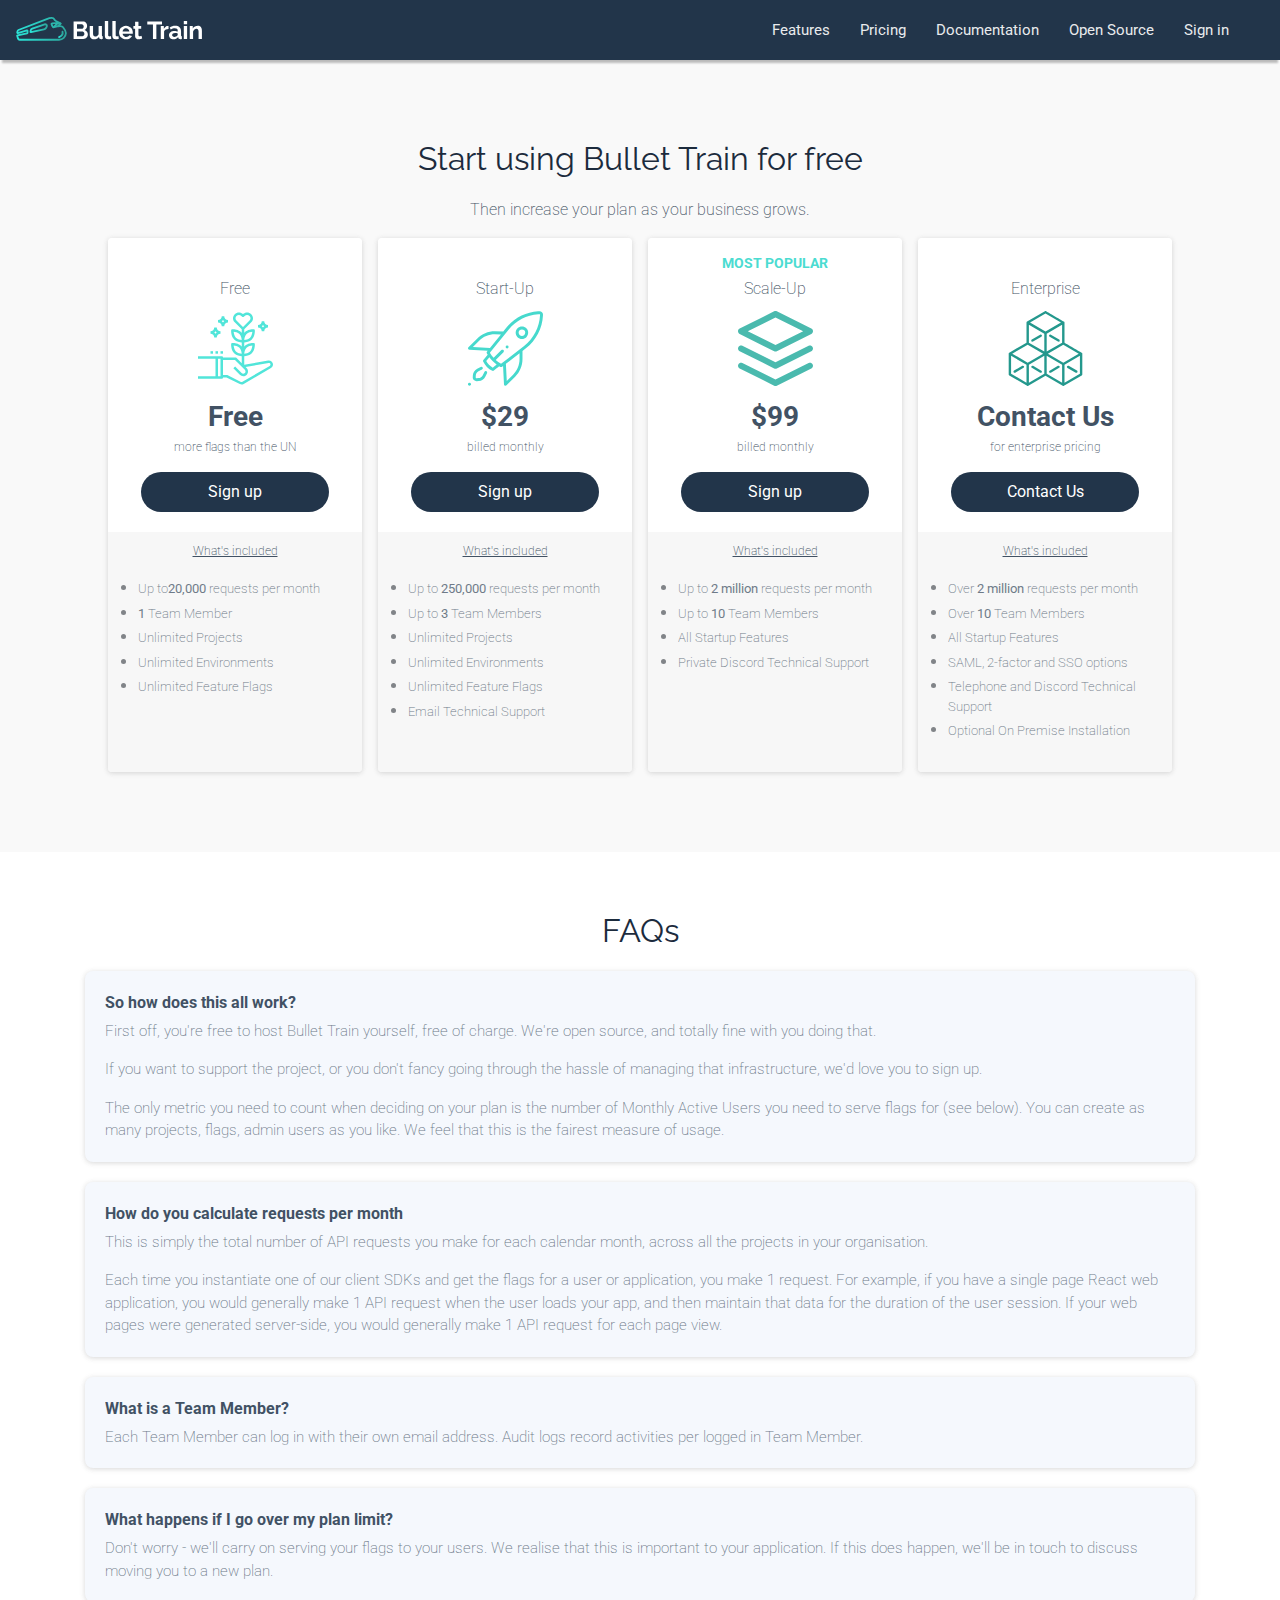
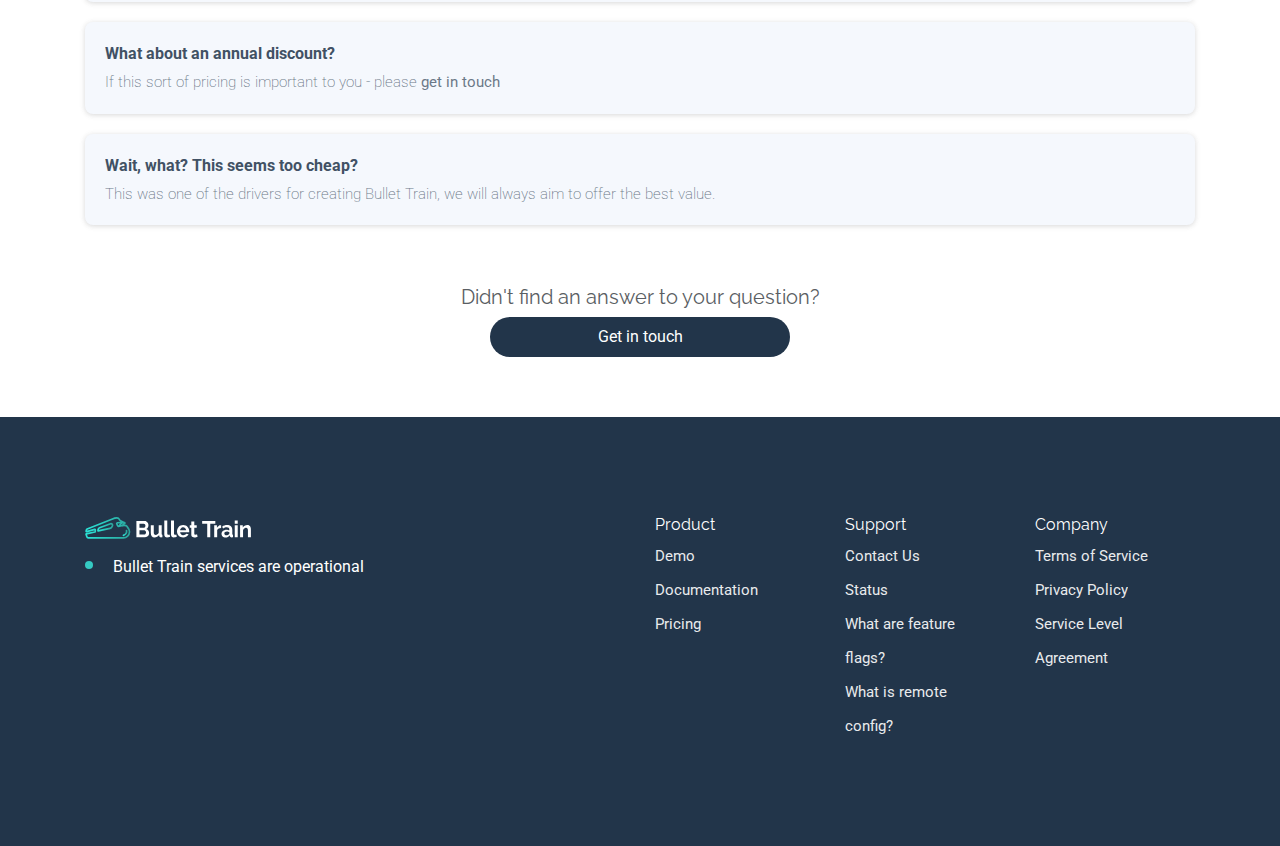
<file: pricing.html>
<!DOCTYPE html><html lang="en"><head><meta charSet="utf-8"/><meta name="viewport" content="width=device-width, initial-scale=1, shrink-to-fit=no"/><meta http-equiv="x-ua-compatible" content="ie=edge"/><meta name="description" content="Manage your Feature Flags, Feature Toggles and Remote Config in your Mobile, React, React Native, Java, Javascript (Node) and Python projects."/><script src="https://ajax.googleapis.com/ajax/libs/jquery/3.0.0/jquery.min.js" integrity="sha384-THPy051/pYDQGanwU6poAc/hOdQxjnOEXzbT+OuUAFqNqFjL+4IGLBgCJC3ZOShY" crossorigin="anonymous"></script><link href="https://fonts.googleapis.com/css?family=Raleway:400,700&amp;display=swap" rel="stylesheet"/><link href="https://fonts.googleapis.com/css?family=Roboto:300,400&amp;display=swap" rel="stylesheet"/><link rel="shortcut icon" href="/static/images/favicon.ico"/><title>Bullet Train - Pricing</title><meta name="next-head-count" content="9"/><link rel="preload" href="/_next/static/9aOtHSaXPPAC6vPSqDOuw/pages/pricing.js" as="script"/><link rel="preload" href="/_next/static/9aOtHSaXPPAC6vPSqDOuw/pages/_app.js" as="script"/><link rel="preload" href="/_next/static/runtime/webpack-4b444dab214c6491079c.js" as="script"/><link rel="preload" href="/_next/static/chunks/commons.b8f8ccc0dbcfdcf6369e.js" as="script"/><link rel="preload" href="/_next/static/runtime/main-1dcef239e8cb72ca11b9.js" as="script"/><link rel="preload" href="/_next/static/chunks/styles.3d4634708142773318f1.js" as="script"/><link rel="stylesheet" href="/_next/static/css/styles.8613cdd6.chunk.css"/></head><body><div id="__next"><nav class="navbar navbar-fixed-top  dark-header "><div class="flex-row space"><div class="navbar-left"><div class="navbar-nav"><a class="nav-item nav-item-brand nav-link" href="/"><div class="flex-row"><img title="Bullet Train" height="24" src="/static/images/bullet-train-1.svg" class="brand" alt="Bullet Train logo"/></div></a></div></div><div class="navbar-right"><div><div class="hidden-sm-down"><ul class="nav-list list-unstyled float-right"><li><a href="/features">Features</a></li><li><a href="/pricing">Pricing</a></li><li><a href="https://docs.bullet-train.io/">Documentation</a></li><li><a href="/open-source">Open Source</a></li><li><a href="https://app.dev.bullet-train.io/login">Sign in</a></li></ul></div><div class="hidden-md-up"><div class="popover-right mobile-navigation"><div class="mobile-navigation__button"><ion class="icon ion-md-menu"></ion></div><div class="popover-inner"><div class="popover popover-right mobile-navigation popover-bt"><div class="mobile-navigation__bg"><ul class="list-unstyled mb-0"><li><a href="/features">Features</a></li><li><a href="/pricing">Pricing</a></li><li><a href="https://docs.bullet-train.io">Documentation</a></li><li><a href="/open-source">Open Source</a></li><li><a href="https://app.dev.bullet-train.io/demo">Demo</a></li><li><a class="btn-block" href="/login">Login</a></li></ul></div></div></div></div></div></div></div></div></nav><div><div class="pricing" id="pricing"><div class="container"><h2 class="text-center margin-bottom margin-top">Start using Bullet Train for free</h2><p class="text-center">Then increase your plan as your business grows.</p><div class="col-md-12"><div class="flex-row row-center"><div class="col-md-3 pricing-panel"><div class="panel panel-default"><div class="panel-content"><p class="featured"></p><p class="pricing-price">Free</p><img src="/static/images/growth.svg" alt="free icon" class="pricing-icon"/><p class="pricing-type">Free</p><p class="text-small text-center">more flags than the UN</p><a class="pricing-cta blue" href="/#sign-up">Sign up</a></div><div class="panel-footer"><p class="text-small text-center link-style">What&#x27;s included</p><ul class="pricing-features"><li><p>Up to<strong>20,000</strong> <!-- -->requests per month</p></li><li><p><strong>1</strong> <!-- -->Team Member</p></li><li><p>Unlimited Projects</p></li><li><p>Unlimited Environments</p></li><li><p>Unlimited Feature Flags</p></li></ul></div></div></div><div class="col-md-3 pricing-panel"><div class="panel panel-default"><div class="panel-content"><p class="featured"></p><p class="pricing-price">Start-Up</p><img src="/static/images/startup.svg" alt="Startup icon" class="pricing-icon"/><p class="pricing-type">$29</p><p class="text-small text-center">billed monthly</p><a class="pricing-cta blue" href="/#sign-up">Sign up</a></div><div class="panel-footer"><p class="text-small text-center link-style">What&#x27;s included</p><ul class="pricing-features"><li><p>Up to <strong>250,000</strong> requests per month</p></li><li><p>Up to <strong>3</strong> Team Members</p></li><li><p>Unlimited Projects</p></li><li><p>Unlimited Environments</p></li><li><p>Unlimited Feature Flags</p></li><li><p>Email Technical Support</p></li></ul></div></div></div><div class="col-md-3 pricing-panel"><div class="panel panel-default"><div class="panel-content"><p class="featured">Most Popular</p><p class="pricing-price">Scale-Up</p><img src="/static/images/layers2.svg" alt="Scale-up icon" class="pricing-icon"/><p class="pricing-type">$99</p><p class="text-small text-center">billed monthly</p><a class="pricing-cta blue" href="/#sign-up">Sign up</a></div><div class="panel-footer"><p class="text-small text-center link-style">What&#x27;s included</p><ul class="pricing-features"><li><p>Up to <strong>2 million</strong> requests per month</p></li><li><p>Up to <strong>10</strong> Team Members</p></li><li><p>All Startup Features</p></li><li><p>Private Discord Technical Support</p></li></ul></div></div></div><div class="col-md-3 pricing-panel"><div class="panel panel-default"><div class="panel-content"><p class="featured"></p><p class="pricing-price">Enterprise</p><img src="/static/images/cubes.svg" alt="Enterprise icon" class="pricing-icon"/><p class="pricing-type">Contact Us</p><p class="text-small text-center">for enterprise pricing</p><a href="mailto:enterprise@bullet-train.io" class="pricing-cta blue">Contact Us</a></div><div class="panel-footer"><p class="text-small text-center link-style">What&#x27;s included</p><ul class="pricing-features"><li><p>Over <strong>2 million</strong> requests per month</p></li><li><p>Over <strong>10</strong> Team Members</p></li><li><p>All Startup Features</p></li><li><p>SAML, 2-factor and SSO options</p></li><li><p>Telephone and Discord Technical Support</p></li><li><p>Optional On Premise Installation</p></li></ul></div></div></div></div></div></div></div><div class="faq"><div class="container"><h2 class="text-center margin-bottom">FAQs</h2><div class="panel panel-default panel-grey"><p class="question">So how does this all work?</p><p class="answer">First off, you&#x27;re free to host Bullet Train yourself, free of charge. We&#x27;re open source, and totally fine with you doing that.</p><p class="answer">If you want to support the project, or you don&#x27;t fancy going through the hassle of managing that infrastructure, we&#x27;d love you to sign up.</p><p class="answer">The only metric you need to count when deciding on your plan is the number of Monthly Active Users you need to serve flags for (see below). You can create as many projects, flags, admin users as you like. We feel that this is the fairest measure of usage.</p></div><div class="panel panel-default panel-grey"><p class="question">How do you calculate requests per month</p><p class="answer">This is simply the total number of API requests you make for each calendar month, across all the projects in your organisation.</p><p class="answer">Each time you instantiate one of our client SDKs and get the flags for a user or application, you make 1 request. For example, if you have a single page React web application, you would generally make 1 API request when the user loads your app, and then maintain that data for the duration of the user session. If your web pages were generated server-side, you would generally make 1 API request for each page view.</p></div><div class="panel panel-default panel-grey"><p class="question">What is a Team Member?</p><p class="answer">Each Team Member can log in with their own email address. Audit logs record activities per logged in Team Member.</p></div><div class="panel panel-default panel-grey"><p class="question">What happens if I go over my plan limit?</p><p class="answer">Don&#x27;t worry - we&#x27;ll carry on serving your flags to your users. We realise that this is important to your application. If this does happen, we&#x27;ll be in touch to discuss moving you to a new plan.</p></div><div class="panel panel-default panel-grey"><p class="question">What about an annual discount?</p><p class="answer">If this sort of pricing is important to you - please<!-- --> <a style="color:#22354a" href="mailto:support@bullettrain.io">get in touch</a> </p></div><div class="panel panel-default panel-grey"><p class="question">Wait, what? This seems too cheap?</p><p class="answer">This was one of the drivers for creating Bullet Train, we will always aim to offer the best value.</p></div><div class="text-center cta-container"><h5>Didn&#x27;t find an answer to your question?</h5><a class="pricing-cta blue">Get in touch</a></div></div></div><footer class="homepage clearfix"><div class="container"><div class="row footer__homepage-content pt-5"><div class="col-md-4"><img src="/static/images/bullet-train-1.svg" width="166" alt="Bullet Train Logo" class="img-responsive"/><div class="service-status"><a href="https://status.bullet-train.io/"><div><span class="dot green"></span>Bullet Train services are operational</div></a></div><ul class="list-inline"><li class="list-inline-item"><a rel="noreferrer" href="https://github.com/SolidStateGroup?utf8=%E2%9C%93&amp;q=bullet+train" title="GitHub"><span class="icon ion-logo-github"></span></a></li><li class="list-inline-item"><a href="https://twitter.com/GetBulletTrain" title="Twitter"><span class="pl-4 icon ion-logo-twitter"></span></a></li></ul></div><div class="col-md-2 offset-md-2"><h6>Product</h6><ul class=" float-left nav-list"><li><a href="https://app.dev.bullet-train.io/demo">Demo</a></li><li><a href="https://docs.bullet-train.io/">Documentation</a></li><li><a href="/pricing#pricing">Pricing</a></li></ul></div><div class="col-md-2"><h6>Support</h6><ul class=" float-left nav-list"><li><a href="mailto:support@bullet-train.io">Contact Us</a></li><li><a href="https://status.bullet-train.io/">Status</a></li><li><a href="/blog/remote-config-and-feature-flags">What are feature flags?</a></li><li><a href="/blog/remote-config-and-feature-flags">What is remote config?</a></li></ul></div><div class="col-md-2"><h6>Company</h6><ul class=" float-left nav-list"><li><a href="/legal/tos">Terms of Service</a></li><li><a href="/legal/privacy-policy">Privacy Policy</a></li><li><a href="/legal/sla">Service Level Agreement</a></li></ul></div></div></div></footer></div><div id="confirm"></div><div id="alert"></div><div id="modal"></div><script src="/static/scripts/fullstory.js" type="text/javascript"></script></div><script id="__NEXT_DATA__" type="application/json">{"dataManager":"[]","props":{"pageProps":{}},"page":"/pricing","query":{},"buildId":"9aOtHSaXPPAC6vPSqDOuw","dynamicBuildId":false,"nextExport":true}</script><script async="" data-next-page="/pricing" src="/_next/static/9aOtHSaXPPAC6vPSqDOuw/pages/pricing.js"></script><script async="" data-next-page="/_app" src="/_next/static/9aOtHSaXPPAC6vPSqDOuw/pages/_app.js"></script><script src="/_next/static/runtime/webpack-4b444dab214c6491079c.js" async=""></script><script src="/_next/static/chunks/commons.b8f8ccc0dbcfdcf6369e.js" async=""></script><script src="/_next/static/runtime/main-1dcef239e8cb72ca11b9.js" async=""></script><script src="/_next/static/chunks/styles.3d4634708142773318f1.js" async=""></script></body></html>
</file>
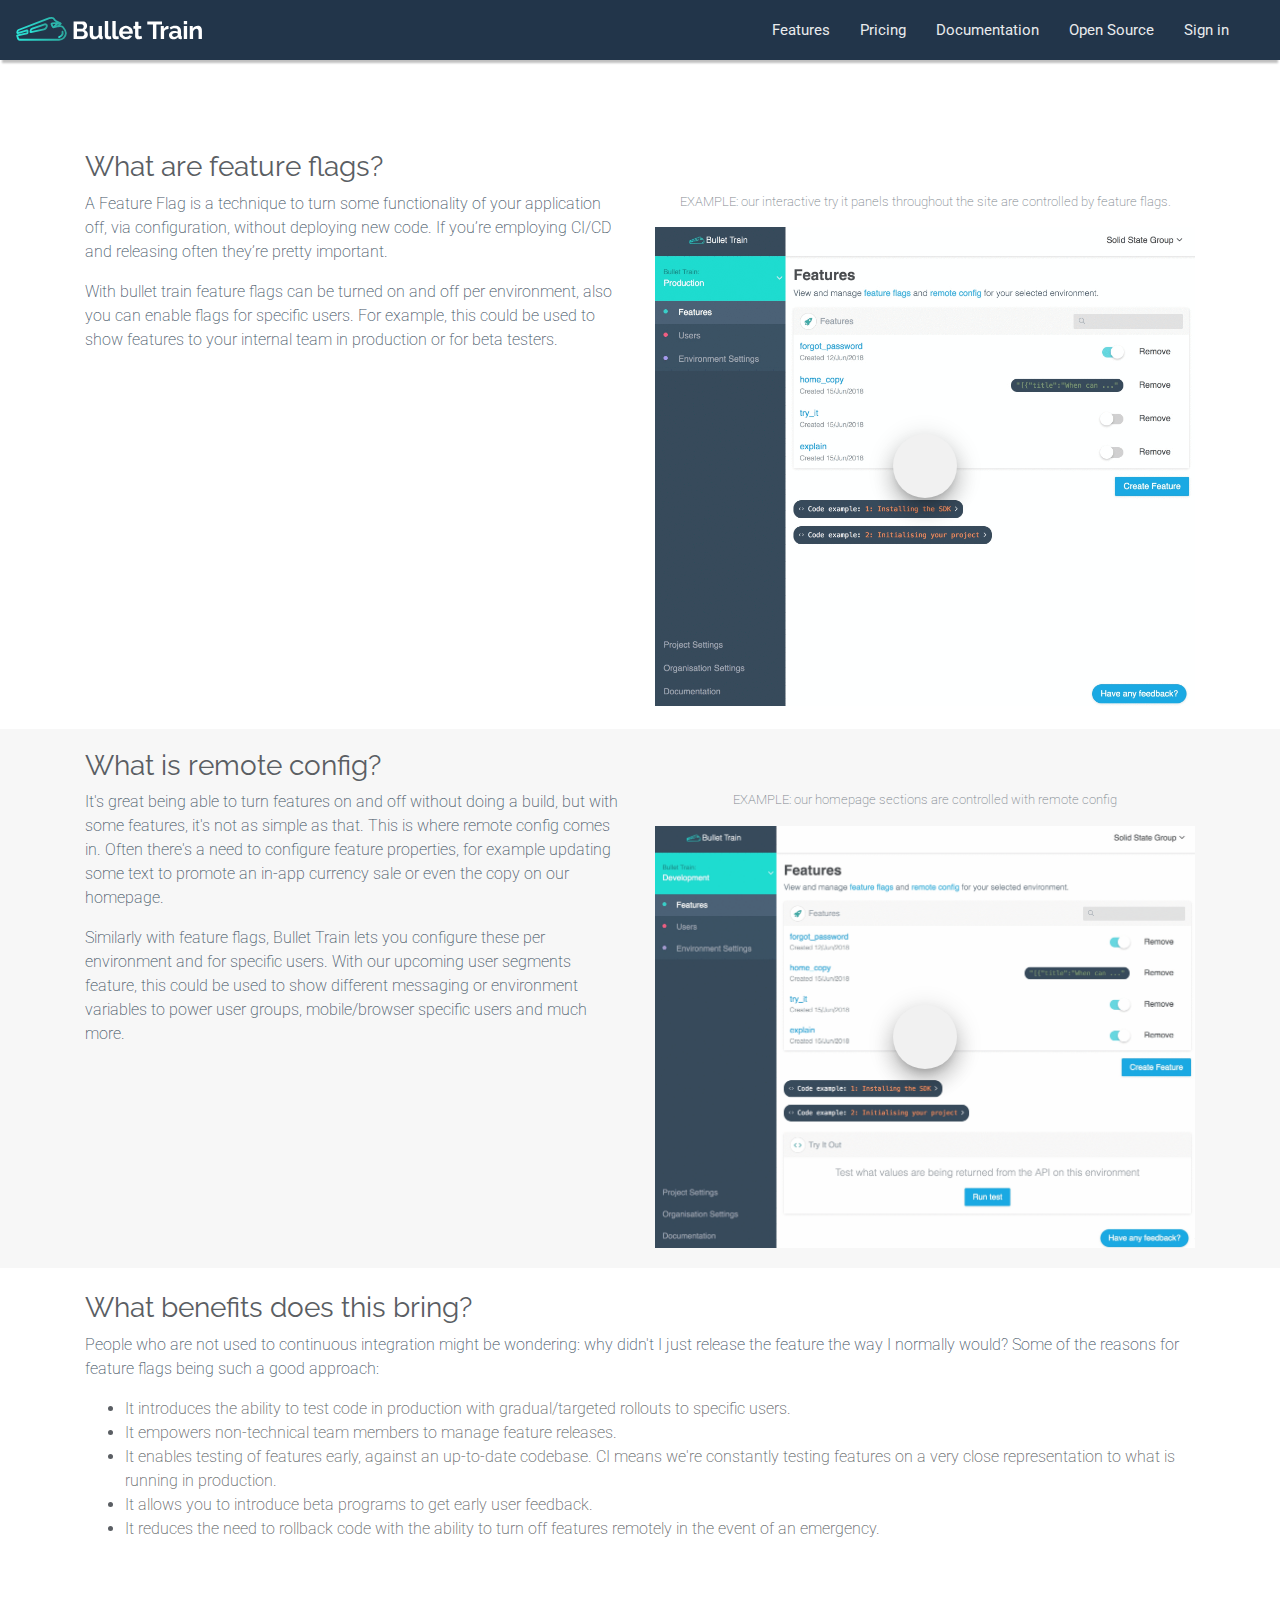
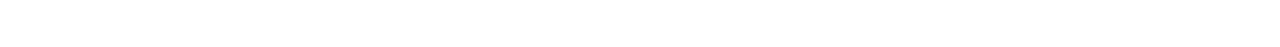
<file: blog/remote-config-and-feature-flags.html>
<!DOCTYPE html><html lang="en"><head><meta charSet="utf-8"/><meta name="viewport" content="width=device-width, initial-scale=1, shrink-to-fit=no"/><meta http-equiv="x-ua-compatible" content="ie=edge"/><meta name="description" content="Manage your Feature Flags, Feature Toggles and Remote Config in your Mobile, React, React Native, Java, Javascript (Node) and Python projects."/><script src="https://ajax.googleapis.com/ajax/libs/jquery/3.0.0/jquery.min.js" integrity="sha384-THPy051/pYDQGanwU6poAc/hOdQxjnOEXzbT+OuUAFqNqFjL+4IGLBgCJC3ZOShY" crossorigin="anonymous"></script><link href="https://fonts.googleapis.com/css?family=Raleway:400,700&amp;display=swap" rel="stylesheet"/><link href="https://fonts.googleapis.com/css?family=Roboto:300,400&amp;display=swap" rel="stylesheet"/><link rel="shortcut icon" href="/static/images/favicon.ico"/><title>Bullet Train - What are feature flags and remote config?</title><meta name="next-head-count" content="9"/><link rel="preload" href="/_next/static/9aOtHSaXPPAC6vPSqDOuw/pages/blog/remote-config-and-feature-flags.js" as="script"/><link rel="preload" href="/_next/static/9aOtHSaXPPAC6vPSqDOuw/pages/_app.js" as="script"/><link rel="preload" href="/_next/static/runtime/webpack-4b444dab214c6491079c.js" as="script"/><link rel="preload" href="/_next/static/chunks/commons.b8f8ccc0dbcfdcf6369e.js" as="script"/><link rel="preload" href="/_next/static/runtime/main-1dcef239e8cb72ca11b9.js" as="script"/><link rel="preload" href="/_next/static/chunks/styles.3d4634708142773318f1.js" as="script"/><link rel="stylesheet" href="/_next/static/css/styles.8613cdd6.chunk.css"/></head><body><div id="__next"><nav class="navbar navbar-fixed-top  dark-header "><div class="flex-row space"><div class="navbar-left"><div class="navbar-nav"><a class="nav-item nav-item-brand nav-link" href="/"><div class="flex-row"><img title="Bullet Train" height="24" src="/static/images/bullet-train-1.svg" class="brand" alt="Bullet Train logo"/></div></a></div></div><div class="navbar-right"><div><div class="hidden-sm-down"><ul class="nav-list list-unstyled float-right"><li><a href="/features">Features</a></li><li><a href="/pricing">Pricing</a></li><li><a href="https://docs.bullet-train.io/">Documentation</a></li><li><a href="/open-source">Open Source</a></li><li><a href="https://app.dev.bullet-train.io/login">Sign in</a></li></ul></div><div class="hidden-md-up"><div class="popover-right mobile-navigation"><div class="mobile-navigation__button"><ion class="icon ion-md-menu"></ion></div><div class="popover-inner"><div class="popover popover-right mobile-navigation popover-bt"><div class="mobile-navigation__bg"><ul class="list-unstyled mb-0"><li><a href="/features">Features</a></li><li><a href="/pricing">Pricing</a></li><li><a href="https://docs.bullet-train.io">Documentation</a></li><li><a href="/open-source">Open Source</a></li><li><a href="https://app.dev.bullet-train.io/demo">Demo</a></li><li><a class="btn-block" href="/login">Login</a></li></ul></div></div></div></div></div></div></div></div></nav><div class="app-container"><div class="form-group striped-section"><div class="container"><h3>What are feature flags?</h3><div class="row"><div class="col-xl-6"><p>A Feature Flag is a technique to turn some functionality of your application off, via configuration, without deploying new code. If you’re employing CI/CD and releasing often they’re pretty important.</p><p>With bullet train feature flags can be turned on and off per environment, also you can enable flags for specific users. For example, this could be used to show features to your internal team in production or for beta testers.</p></div><div class="col-xl-6"><p class="faint text-center">EXAMPLE: our interactive try it panels throughout the site are controlled by feature flags.</p><div class="text-center"><div class="flex flex-1 centered-container gif paused"><img width="100%" pausedSrc="/static/images/feature-flag.png" src="/static/images/feature-flag.png" alt="Pause"/><ion class="ion ion-ios-play"></ion></div></div></div></div></div></div><div class="form-group striped-section"><div class="container"><h3>What is remote config?</h3><div class="row"><div class="col-xl-6"><p>It&#x27;s great being able to turn features on and off without doing a build, but with some features, it&#x27;s not as simple as that. This is where remote config comes in. Often there&#x27;s a need to configure feature properties, for example updating some text to promote an in-app currency sale or even the copy on our homepage.</p><p>Similarly with feature flags, Bullet Train lets you configure these per environment and for specific users. With our upcoming user segments feature, this could be used to show different messaging or environment variables to power user groups, mobile/browser specific users and much more.</p></div><div class="col-xl-6"><p class="faint text-center">EXAMPLE: our homepage sections are controlled with remote config</p><div class="text-center"><div class="flex flex-1 centered-container gif paused"><img width="100%" pausedSrc="/static/images/remote-config.png" src="/static/images/remote-config.png" alt="Pause"/><ion class="ion ion-ios-play"></ion></div></div></div></div></div></div><div class="form-group striped-section"><div class="container"><h3>What benefits does this bring?</h3><p>People who are not used to continuous integration might be wondering: why didn&#x27;t I just release the feature the way I normally would? Some of the reasons for feature flags being such a good approach:</p><ul><li>It introduces the ability to test code in production with gradual/targeted rollouts to specific users.</li><li>It empowers non-technical team members to manage feature releases.</li><li>It enables testing of features early, against an up-to-date codebase. CI means we&#x27;re constantly testing features on a very close representation to what is running in production.</li><li>It allows you to introduce beta programs to get early user feedback.</li><li>It reduces the need to rollback code with the ability to turn off features remotely in the event of an emergency.</li></ul></div></div></div><div id="confirm"></div><div id="alert"></div><div id="modal"></div><script src="/static/scripts/fullstory.js" type="text/javascript"></script></div><script id="__NEXT_DATA__" type="application/json">{"dataManager":"[]","props":{"pageProps":{}},"page":"/blog/remote-config-and-feature-flags","query":{},"buildId":"9aOtHSaXPPAC6vPSqDOuw","dynamicBuildId":false,"nextExport":true}</script><script async="" data-next-page="/blog/remote-config-and-feature-flags" src="/_next/static/9aOtHSaXPPAC6vPSqDOuw/pages/blog/remote-config-and-feature-flags.js"></script><script async="" data-next-page="/_app" src="/_next/static/9aOtHSaXPPAC6vPSqDOuw/pages/_app.js"></script><script src="/_next/static/runtime/webpack-4b444dab214c6491079c.js" async=""></script><script src="/_next/static/chunks/commons.b8f8ccc0dbcfdcf6369e.js" async=""></script><script src="/_next/static/runtime/main-1dcef239e8cb72ca11b9.js" async=""></script><script src="/_next/static/chunks/styles.3d4634708142773318f1.js" async=""></script></body></html>
</file>
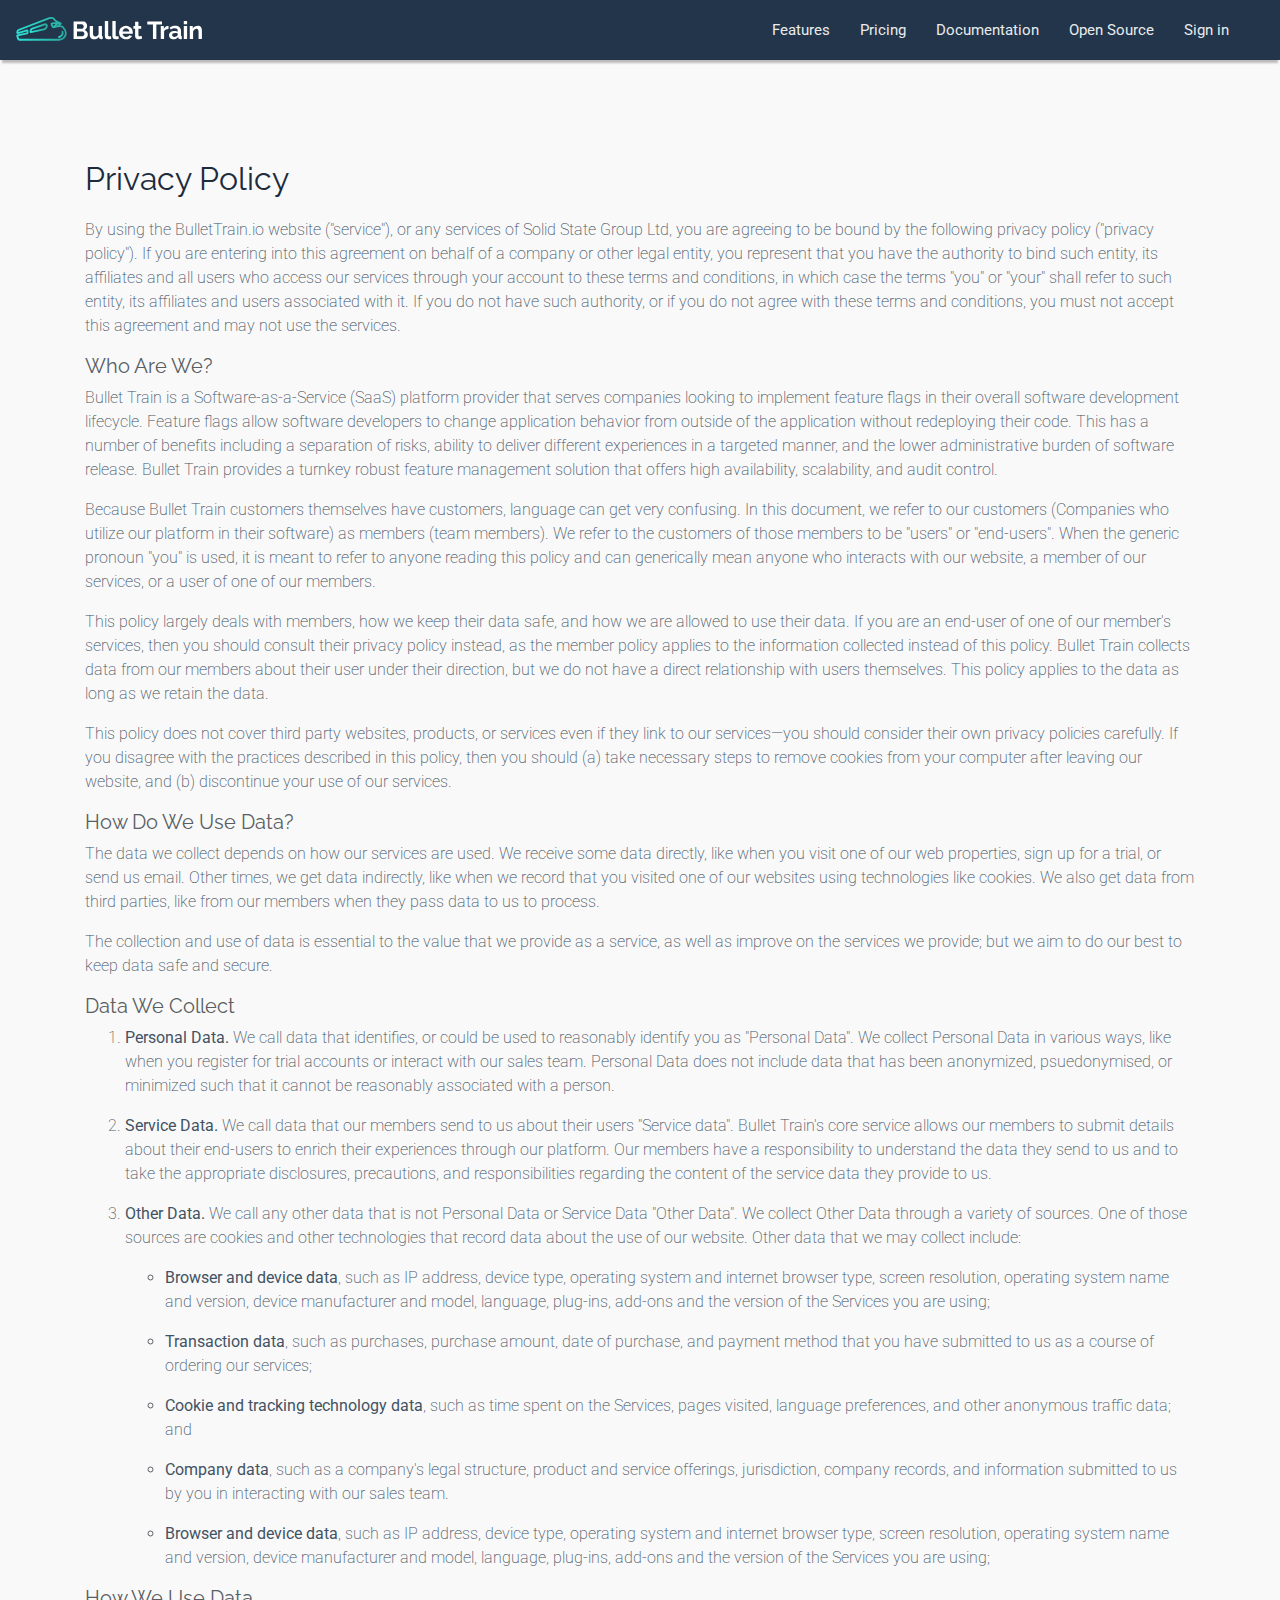
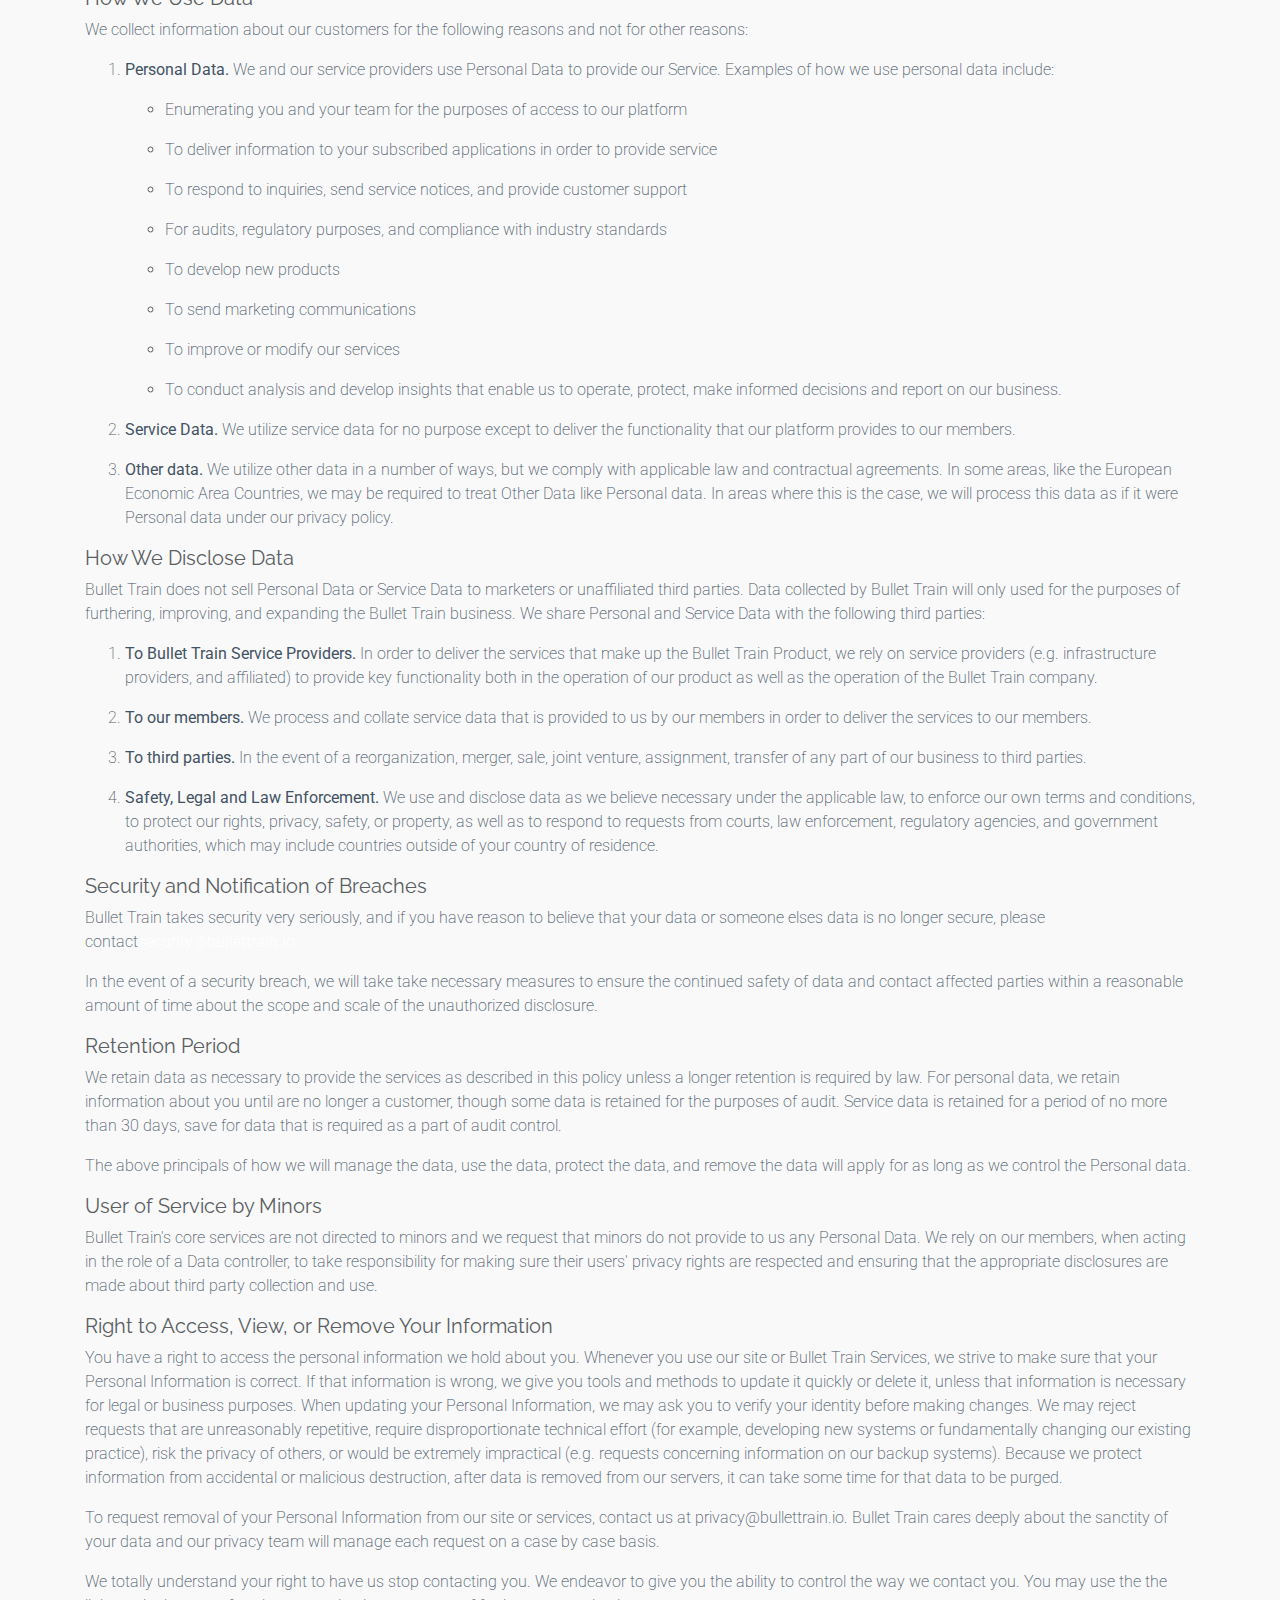
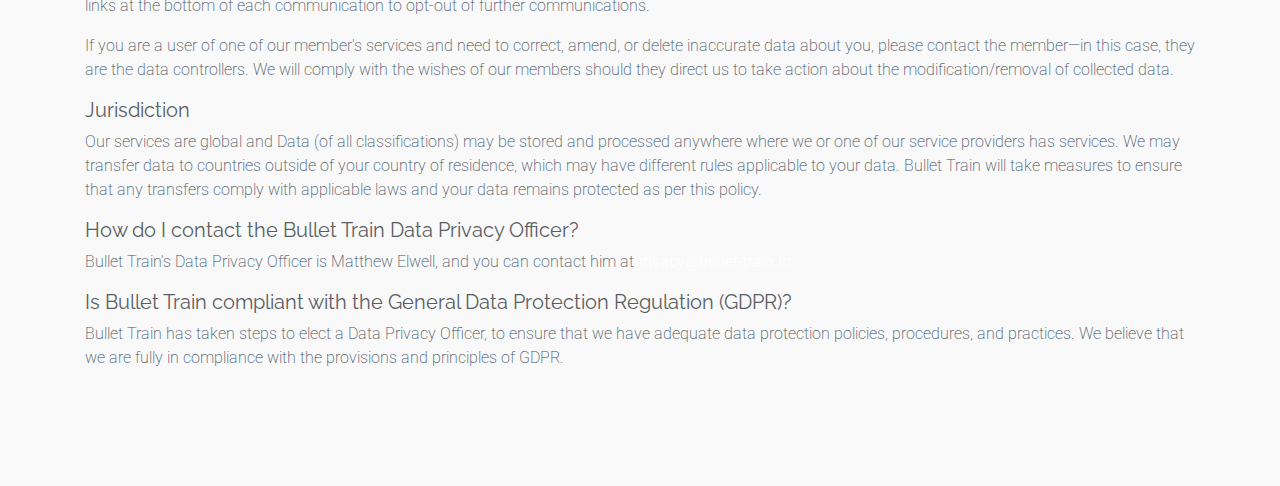
<file: legal/privacy-policy.html>
<!DOCTYPE html><html lang="en"><head><meta charSet="utf-8"/><meta name="viewport" content="width=device-width, initial-scale=1, shrink-to-fit=no"/><meta http-equiv="x-ua-compatible" content="ie=edge"/><meta name="description" content="Manage your Feature Flags, Feature Toggles and Remote Config in your Mobile, React, React Native, Java, Javascript (Node) and Python projects."/><script src="https://ajax.googleapis.com/ajax/libs/jquery/3.0.0/jquery.min.js" integrity="sha384-THPy051/pYDQGanwU6poAc/hOdQxjnOEXzbT+OuUAFqNqFjL+4IGLBgCJC3ZOShY" crossorigin="anonymous"></script><link href="https://fonts.googleapis.com/css?family=Raleway:400,700&amp;display=swap" rel="stylesheet"/><link href="https://fonts.googleapis.com/css?family=Roboto:300,400&amp;display=swap" rel="stylesheet"/><link rel="shortcut icon" href="/static/images/favicon.ico"/><title>Bullet Train - Open Source</title><meta name="next-head-count" content="9"/><link rel="preload" href="/_next/static/9aOtHSaXPPAC6vPSqDOuw/pages/legal/privacy-policy.js" as="script"/><link rel="preload" href="/_next/static/9aOtHSaXPPAC6vPSqDOuw/pages/_app.js" as="script"/><link rel="preload" href="/_next/static/runtime/webpack-4b444dab214c6491079c.js" as="script"/><link rel="preload" href="/_next/static/chunks/commons.b8f8ccc0dbcfdcf6369e.js" as="script"/><link rel="preload" href="/_next/static/runtime/main-1dcef239e8cb72ca11b9.js" as="script"/><link rel="preload" href="/_next/static/chunks/styles.3d4634708142773318f1.js" as="script"/><link rel="stylesheet" href="/_next/static/css/styles.8613cdd6.chunk.css"/></head><body><div id="__next"><nav class="navbar navbar-fixed-top  dark-header "><div class="flex-row space"><div class="navbar-left"><div class="navbar-nav"><a class="nav-item nav-item-brand nav-link" href="/"><div class="flex-row"><img title="Bullet Train" height="24" src="/static/images/bullet-train-1.svg" class="brand" alt="Bullet Train logo"/></div></a></div></div><div class="navbar-right"><div><div class="hidden-sm-down"><ul class="nav-list list-unstyled float-right"><li><a href="/features">Features</a></li><li><a href="/pricing">Pricing</a></li><li><a href="https://docs.bullet-train.io/">Documentation</a></li><li><a href="/open-source">Open Source</a></li><li><a href="https://app.dev.bullet-train.io/login">Sign in</a></li></ul></div><div class="hidden-md-up"><div class="popover-right mobile-navigation"><div class="mobile-navigation__button"><ion class="icon ion-md-menu"></ion></div><div class="popover-inner"><div class="popover popover-right mobile-navigation popover-bt"><div class="mobile-navigation__bg"><ul class="list-unstyled mb-0"><li><a href="/features">Features</a></li><li><a href="/pricing">Pricing</a></li><li><a href="https://docs.bullet-train.io">Documentation</a></li><li><a href="/open-source">Open Source</a></li><li><a href="https://app.dev.bullet-train.io/demo">Demo</a></li><li><a class="btn-block" href="/login">Login</a></li></ul></div></div></div></div></div></div></div></div></nav><div><div class="legal-container"><div class="container"><h2>Privacy Policy</h2><p>By using the BulletTrain.io website (&quot;service&quot;), or any services of Solid State Group Ltd, you are agreeing to be bound by the following privacy policy (&quot;privacy policy&quot;). If you are entering into this agreement on behalf of a company or other legal entity, you represent that you have the authority to bind such entity, its affiliates and all users who access our services through your account to these terms and conditions, in which case the terms &quot;you&quot; or &quot;your&quot; shall refer to such entity, its affiliates and users associated with it. If you do not have such authority, or if you do not agree with these terms and conditions, you must not accept this agreement and may not use the services.</p><h5>Who Are We?</h5><p>Bullet Train is a Software-as-a-Service (SaaS) platform provider that serves companies looking to implement feature flags in their overall software development lifecycle. Feature flags allow software developers to change application behavior from outside of the application without redeploying their code. This has a number of benefits including a separation of risks, ability to deliver different experiences in a targeted manner, and the lower administrative burden of software release. Bullet Train provides a turnkey robust feature management solution that offers high availability, scalability, and audit control.</p><p>Because Bullet Train customers themselves have customers, language can get very confusing. In this document, we refer to our customers (Companies who utilize our platform in their software) as members (team members). We refer to the customers of those members to be &quot;users&quot; or &quot;end-users&quot;. When the generic pronoun &quot;you&quot; is used, it is meant to refer to anyone reading this policy and can generically mean anyone who interacts with our website, a member of our services, or a user of one of our members.</p><p>This policy largely deals with members, how we keep their data safe, and how we are allowed to use their data. If you are an end-user of one of our member&#x27;s services, then you should consult their privacy policy instead, as the member policy applies to the information collected instead of this policy. Bullet Train collects data from our members about their user under their direction, but we do not have a direct relationship with users themselves. This policy applies to the data as long as we retain the data.</p><p>This policy does not cover third party websites, products, or services even if they link to our services—you should consider their own privacy policies carefully. If you disagree with the practices described in this policy, then you should (a) take necessary steps to remove cookies from your computer after leaving our website, and (b) discontinue your use of our services.</p><h5>How Do We Use Data?</h5><p>The data we collect depends on how our services are used. We receive some data directly, like when you visit one of our web properties, sign up for a trial, or send us email. Other times, we get data indirectly, like when we record that you visited one of our websites using technologies like cookies. We also get data from third parties, like from our members when they pass data to us to process.</p><p>The collection and use of data is essential to the value that we provide as a service, as well as improve on the services we provide; but we aim to do our best to keep data safe and secure.</p><h5>Data We Collect</h5><ol><li><p><b>Personal Data.</b> <!-- -->We call data that identifies, or could be used to reasonably identify you as &quot;Personal Data&quot;. We collect Personal Data in various ways, like when you register for trial accounts or interact with our sales team. Personal Data does not include data that has been anonymized, psuedonymised, or minimized such that it cannot be reasonably associated with a person.</p></li><li><p><b>Service Data.</b> <!-- -->We call data that our members send to us about their users &quot;Service data&quot;. Bullet Train&#x27;s core service allows our members to submit details about their end-users to enrich their experiences through our platform. Our members have a responsibility to understand the data they send to us and to take the appropriate disclosures, precautions, and responsibilities regarding the content of the service data they provide to us.</p></li><li><p><b>Other Data.</b> <!-- -->We call any other data that is not Personal Data or Service Data &quot;Other Data&quot;. We collect Other Data through a variety of sources. One of those sources are cookies and other technologies that record data about the use of our website. Other data that we may collect include:</p><ul><li><p><b>Browser and device data</b>, such as IP address, device type, operating system and internet browser type, screen resolution, operating system name and version, device manufacturer and model, language, plug-ins, add-ons and the version of the Services you are using;</p></li><li><p><b>Transaction data</b>, such as purchases, purchase amount, date of purchase, and payment method that you have submitted to us as a course of ordering our services;</p></li><li><p><b>Cookie and tracking technology data</b>, such as time spent on the Services, pages visited, language preferences, and other anonymous traffic data; and</p></li><li><p><b>Company data</b>, such as a company&#x27;s legal structure, product and service offerings, jurisdiction, company records, and information submitted to us by you in interacting with our sales team.</p></li><li><p><b>Browser and device data</b>, such as IP address, device type, operating system and internet browser type, screen resolution, operating system name and version, device manufacturer and model, language, plug-ins, add-ons and the version of the Services you are using;</p></li></ul></li></ol><h5>How We Use Data</h5><p>We collect information about our customers for the following reasons and not for other reasons:</p><ol><li><p><b>Personal Data.</b> <!-- -->We and our service providers use Personal Data to provide our Service. Examples of how we use personal data include:</p></li><ul><li><p>Enumerating you and your team for the purposes of access to our platform</p></li><li><p>To deliver information to your subscribed applications in order to provide service</p></li><li><p>To respond to inquiries, send service notices, and provide customer support</p></li><li><p>For audits, regulatory purposes, and compliance with industry standards</p></li><li><p>To develop new products</p></li><li><p>To send marketing communications</p></li><li><p>To improve or modify our services</p></li><li><p>To conduct analysis and develop insights that enable us to operate, protect, make informed decisions and report on our business.</p></li></ul><li><p><b>Service Data.</b> <!-- -->We utilize service data for no purpose except to deliver the functionality that our platform provides to our members.</p></li><li><p><b>Other data.</b> <!-- -->We utilize other data in a number of ways, but we comply with applicable law and contractual agreements. In some areas, like the European Economic Area Countries, we may be required to treat Other Data like Personal data. In areas where this is the case, we will process this data as if it were Personal data under our privacy policy.</p></li></ol><h5>How We Disclose Data</h5><p>Bullet Train does not sell Personal Data or Service Data to marketers or unaffiliated third parties. Data collected by Bullet Train will only used for the purposes of furthering, improving, and expanding the Bullet Train business. We share Personal and Service Data with the following third parties:</p><ol><li><p><b>To Bullet Train Service Providers.</b> <!-- -->In order to deliver the services that make up the Bullet Train Product, we rely on service providers (e.g. infrastructure providers, and affiliated) to provide key functionality both in the operation of our product as well as the operation of the Bullet Train company.</p></li><li><p><b>To our members.</b> <!-- -->We process and collate service data that is provided to us by our members in order to deliver the services to our members.</p></li><li><p><b>To third parties.</b> <!-- -->In the event of a reorganization, merger, sale, joint venture, assignment, transfer of any part of our business to third parties.</p></li><li><p><b>Safety, Legal and Law Enforcement.</b> <!-- -->We use and disclose data as we believe necessary under the applicable law, to enforce our own terms and conditions, to protect our rights, privacy, safety, or property, as well as to respond to requests from courts, law enforcement, regulatory agencies, and government authorities, which may include countries outside of your country of residence.</p></li></ol><h5>Security and Notification of Breaches</h5><p>Bullet Train takes security very seriously, and if you have reason to believe that your data or someone elses data is no longer secure, please contact<a href="mailto:security@bullettrain.io">security@bullettrain.io.</a></p><p>In the event of a security breach, we will take take necessary measures to ensure the continued safety of data and contact affected parties within a reasonable amount of time about the scope and scale of the unauthorized disclosure.</p><h5>Retention Period</h5><p>We retain data as necessary to provide the services as described in this policy unless a longer retention is required by law. For personal data, we retain information about you until are no longer a customer, though some data is retained for the purposes of audit. Service data is retained for a period of no more than 30 days, save for data that is required as a part of audit control.</p><p>The above principals of how we will manage the data, use the data, protect the data, and remove the data will apply for as long as we control the Personal data.</p><h5>User of Service by Minors</h5><p>Bullet Train&#x27;s core services are not directed to minors and we request that minors do not provide to us any Personal Data. We rely on our members, when acting in the role of a Data controller, to take responsibility for making sure their users&#x27; privacy rights are respected and ensuring that the appropriate disclosures are made about third party collection and use.</p><h5>Right to Access, View, or Remove Your Information</h5><p>You have a right to access the personal information we hold about you. Whenever you use our site or Bullet Train Services, we strive to make sure that your Personal Information is correct. If that information is wrong, we give you tools and methods to update it quickly or delete it, unless that information is necessary for legal or business purposes. When updating your Personal Information, we may ask you to verify your identity before making changes. We may reject requests that are unreasonably repetitive, require disproportionate technical effort (for example, developing new systems or fundamentally changing our existing practice), risk the privacy of others, or would be extremely impractical (e.g. requests concerning information on our backup systems). Because we protect information from accidental or malicious destruction, after data is removed from our servers, it can take some time for that data to be purged.</p><p>To request removal of your Personal Information from our site or services, contact us at privacy@bullettrain.io. Bullet Train cares deeply about the sanctity of your data and our privacy team will manage each request on a case by case basis.</p><p>We totally understand your right to have us stop contacting you. We endeavor to give you the ability to control the way we contact you. You may use the the links at the bottom of each communication to opt-out of further communications.</p><p>If you are a user of one of our member&#x27;s services and need to correct, amend, or delete inaccurate data about you, please contact the member—in this case, they are the data controllers. We will comply with the wishes of our members should they direct us to take action about the modification/removal of collected data.</p><h5>Jurisdiction</h5><p>Our services are global and Data (of all classifications) may be stored and processed anywhere where we or one of our service providers has services. We may transfer data to countries outside of your country of residence, which may have different rules applicable to your data. Bullet Train will take measures to ensure that any transfers comply with applicable laws and your data remains protected as per this policy.</p><h5>How do I contact the Bullet Train Data Privacy Officer?</h5><p>Bullet Train&#x27;s Data Privacy Officer is Matthew Elwell, and you can contact him at<a href="mailto:privacy@bullet-train.io">privacy@bullet-train.io.</a></p><h5>Is Bullet Train compliant with the General Data Protection Regulation (GDPR)?</h5><p>Bullet Train has taken steps to elect a Data Privacy Officer, to ensure that we have adequate data protection policies, procedures, and practices. We believe that we are fully in compliance with the provisions and principles of GDPR.</p></div></div></div><div id="confirm"></div><div id="alert"></div><div id="modal"></div><script src="/static/scripts/fullstory.js" type="text/javascript"></script></div><script id="__NEXT_DATA__" type="application/json">{"dataManager":"[]","props":{"pageProps":{}},"page":"/legal/privacy-policy","query":{},"buildId":"9aOtHSaXPPAC6vPSqDOuw","dynamicBuildId":false,"nextExport":true}</script><script async="" data-next-page="/legal/privacy-policy" src="/_next/static/9aOtHSaXPPAC6vPSqDOuw/pages/legal/privacy-policy.js"></script><script async="" data-next-page="/_app" src="/_next/static/9aOtHSaXPPAC6vPSqDOuw/pages/_app.js"></script><script src="/_next/static/runtime/webpack-4b444dab214c6491079c.js" async=""></script><script src="/_next/static/chunks/commons.b8f8ccc0dbcfdcf6369e.js" async=""></script><script src="/_next/static/runtime/main-1dcef239e8cb72ca11b9.js" async=""></script><script src="/_next/static/chunks/styles.3d4634708142773318f1.js" async=""></script></body></html>
</file>
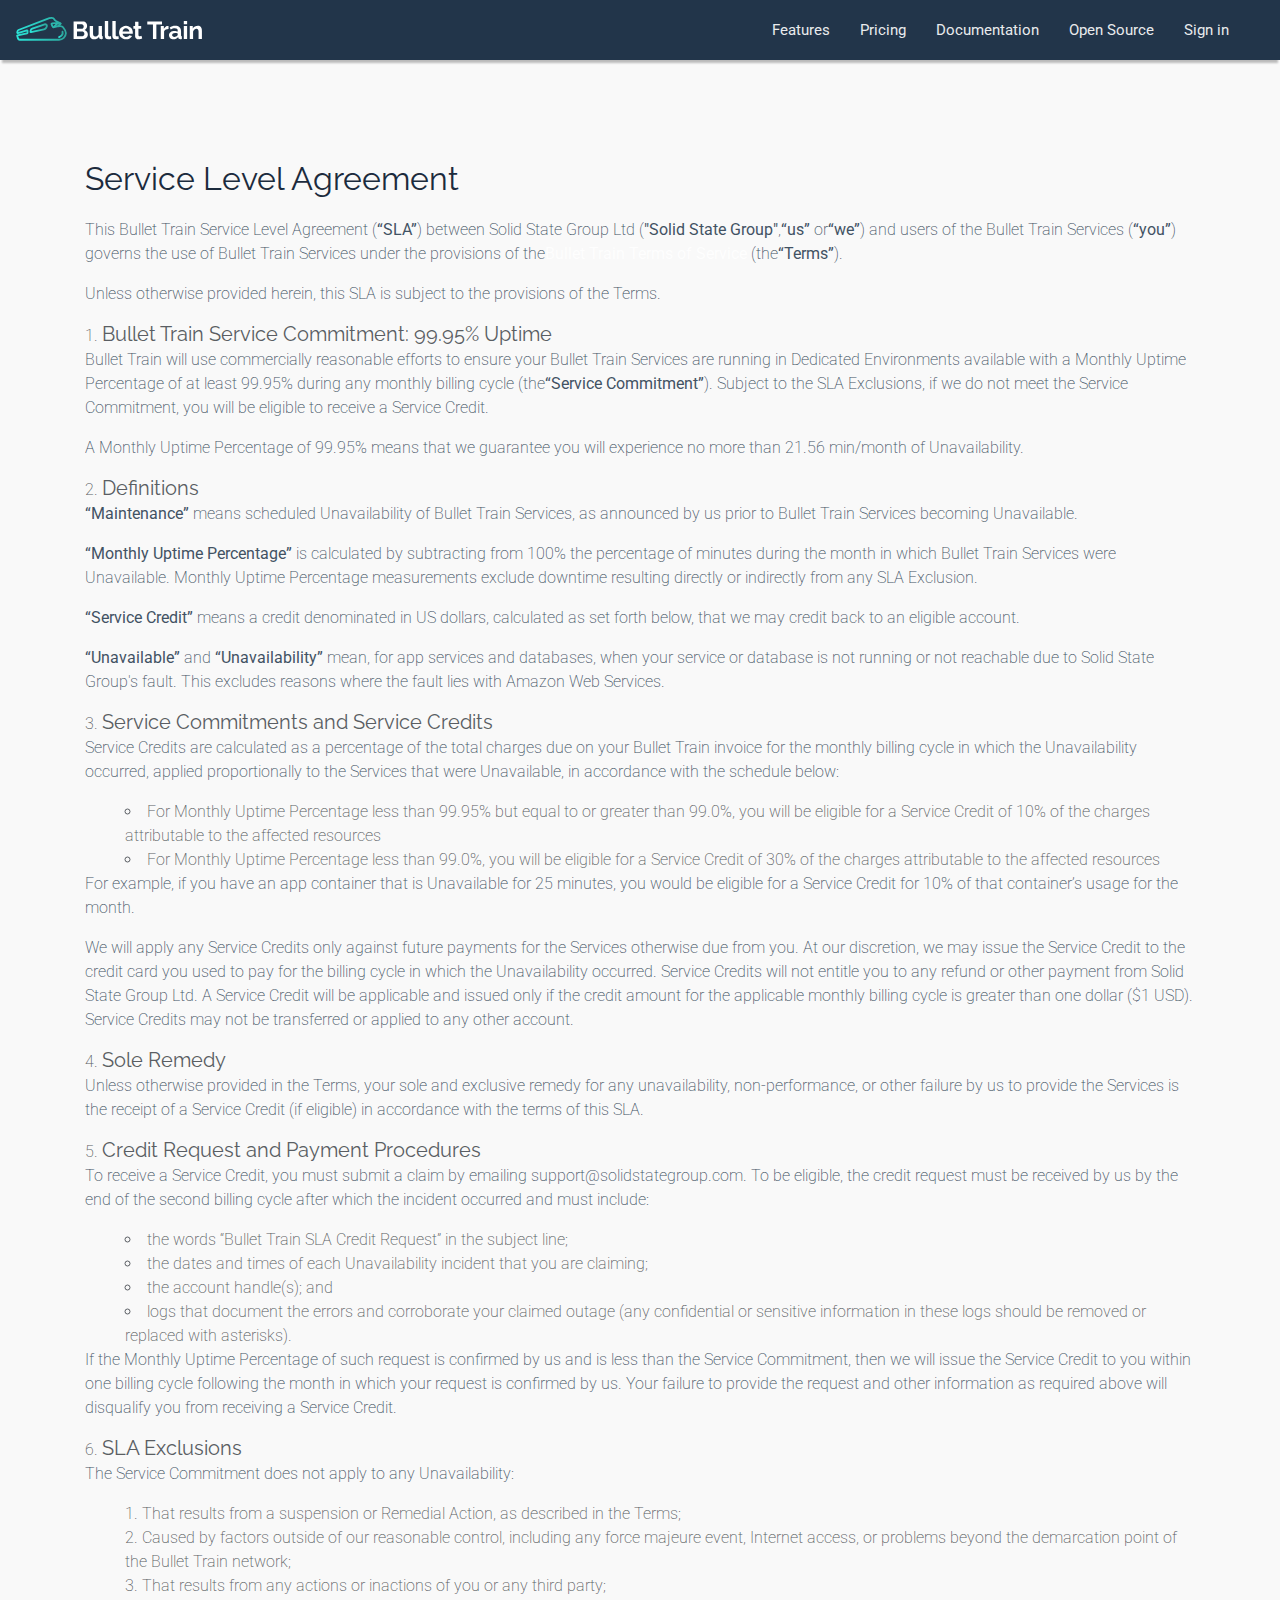
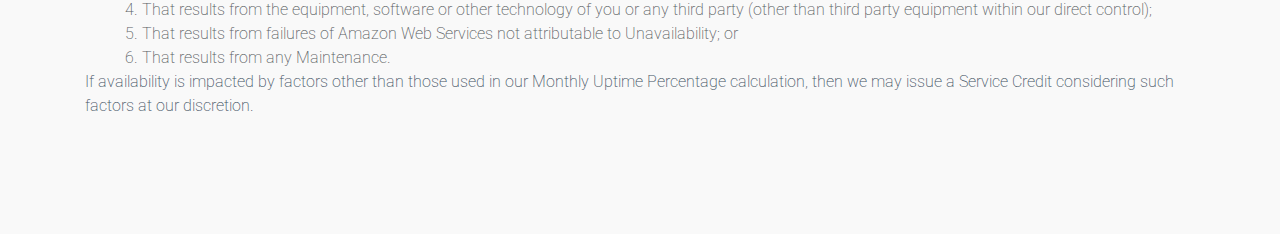
<file: legal/sla.html>
<!DOCTYPE html><html lang="en"><head><meta charSet="utf-8"/><meta name="viewport" content="width=device-width, initial-scale=1, shrink-to-fit=no"/><meta http-equiv="x-ua-compatible" content="ie=edge"/><meta name="description" content="Manage your Feature Flags, Feature Toggles and Remote Config in your Mobile, React, React Native, Java, Javascript (Node) and Python projects."/><script src="https://ajax.googleapis.com/ajax/libs/jquery/3.0.0/jquery.min.js" integrity="sha384-THPy051/pYDQGanwU6poAc/hOdQxjnOEXzbT+OuUAFqNqFjL+4IGLBgCJC3ZOShY" crossorigin="anonymous"></script><link href="https://fonts.googleapis.com/css?family=Raleway:400,700&amp;display=swap" rel="stylesheet"/><link href="https://fonts.googleapis.com/css?family=Roboto:300,400&amp;display=swap" rel="stylesheet"/><link rel="shortcut icon" href="/static/images/favicon.ico"/><title>Bullet Train - Service Level Agreement</title><meta name="next-head-count" content="9"/><link rel="preload" href="/_next/static/9aOtHSaXPPAC6vPSqDOuw/pages/legal/sla.js" as="script"/><link rel="preload" href="/_next/static/9aOtHSaXPPAC6vPSqDOuw/pages/_app.js" as="script"/><link rel="preload" href="/_next/static/runtime/webpack-4b444dab214c6491079c.js" as="script"/><link rel="preload" href="/_next/static/chunks/commons.b8f8ccc0dbcfdcf6369e.js" as="script"/><link rel="preload" href="/_next/static/runtime/main-1dcef239e8cb72ca11b9.js" as="script"/><link rel="preload" href="/_next/static/chunks/styles.3d4634708142773318f1.js" as="script"/><link rel="stylesheet" href="/_next/static/css/styles.8613cdd6.chunk.css"/></head><body><div id="__next"><nav class="navbar navbar-fixed-top  dark-header "><div class="flex-row space"><div class="navbar-left"><div class="navbar-nav"><a class="nav-item nav-item-brand nav-link" href="/"><div class="flex-row"><img title="Bullet Train" height="24" src="/static/images/bullet-train-1.svg" class="brand" alt="Bullet Train logo"/></div></a></div></div><div class="navbar-right"><div><div class="hidden-sm-down"><ul class="nav-list list-unstyled float-right"><li><a href="/features">Features</a></li><li><a href="/pricing">Pricing</a></li><li><a href="https://docs.bullet-train.io/">Documentation</a></li><li><a href="/open-source">Open Source</a></li><li><a href="https://app.dev.bullet-train.io/login">Sign in</a></li></ul></div><div class="hidden-md-up"><div class="popover-right mobile-navigation"><div class="mobile-navigation__button"><ion class="icon ion-md-menu"></ion></div><div class="popover-inner"><div class="popover popover-right mobile-navigation popover-bt"><div class="mobile-navigation__bg"><ul class="list-unstyled mb-0"><li><a href="/features">Features</a></li><li><a href="/pricing">Pricing</a></li><li><a href="https://docs.bullet-train.io">Documentation</a></li><li><a href="/open-source">Open Source</a></li><li><a href="https://app.dev.bullet-train.io/demo">Demo</a></li><li><a class="btn-block" href="/login">Login</a></li></ul></div></div></div></div></div></div></div></div></nav><div><div class="legal-container"><div class="container"><h2>Service Level Agreement</h2><p>This Bullet Train Service Level Agreement (<b>“SLA”</b>) between Solid State Group Ltd (<b>&quot;Solid State Group&quot;</b>,<b>“us”</b> <!-- -->or<b>“we”</b>) and users of the Bullet Train Services (<b>“you”</b>) governs the use of Bullet Train Services under the provisions of the<a target="_blank" href="/legal/tos">Bullet Train Terms of Service</a> <!-- -->(the<b>“Terms”</b>).</p><p>Unless otherwise provided herein, this SLA is subject to the provisions of the Terms.</p><ol class="sla-list"><li><h5>Bullet Train Service Commitment: 99.95% Uptime</h5><p>Bullet Train will use commercially reasonable efforts to ensure your Bullet Train Services are running in Dedicated Environments available with a Monthly Uptime Percentage of at least 99.95% during any monthly billing cycle (the<b>“Service Commitment”</b>). Subject to the SLA Exclusions, if we do not meet the Service Commitment, you will be eligible to receive a Service Credit.</p><p>A Monthly Uptime Percentage of 99.95% means that we guarantee you will experience no more than 21.56 min/month of Unavailability.</p></li><li><h5>Definitions</h5><p><b>“Maintenance”</b> <!-- -->means scheduled Unavailability of Bullet Train Services, as announced by us prior to Bullet Train Services becoming Unavailable.</p><p><b>“Monthly Uptime Percentage”</b> <!-- -->is calculated by subtracting from 100% the percentage of minutes during the month in which Bullet Train Services were Unavailable. Monthly Uptime Percentage measurements exclude downtime resulting directly or indirectly from any SLA Exclusion.</p><p><b>“Service Credit”</b> <!-- -->means a credit denominated in US dollars, calculated as set forth below, that we may credit back to an eligible account.</p><p><b>“Unavailable”</b> <!-- -->and<!-- --> <b>“Unavailability”</b> <!-- -->mean, for app services and databases, when your service or database is not running or not reachable due to Solid State Group&#x27;s fault. This excludes reasons where the fault lies with Amazon Web Services.</p></li><li><h5>Service Commitments and Service Credits</h5><p>Service Credits are calculated as a percentage of the total charges due on your Bullet Train invoice for the monthly billing cycle in which the Unavailability occurred, applied proportionally to the Services that were Unavailable, in accordance with the schedule below:</p><ul><li>For Monthly Uptime Percentage less than 99.95% but equal to or greater than 99.0%, you will be eligible for a Service Credit of 10% of the charges attributable to the affected resources</li><li>For Monthly Uptime Percentage less than 99.0%, you will be eligible for a Service Credit of 30% of the charges attributable to the affected resources</li></ul><p>For example, if you have an app container that is Unavailable for 25 minutes, you would be eligible for a Service Credit for 10% of that container’s usage for the month.</p><p>We will apply any Service Credits only against future payments for the Services otherwise due from you. At our discretion, we may issue the Service Credit to the credit card you used to pay for the billing cycle in which the Unavailability occurred. Service Credits will not entitle you to any refund or other payment from Solid State Group Ltd. A Service Credit will be applicable and issued only if the credit amount for the applicable monthly billing cycle is greater than one dollar ($1 USD). Service Credits may not be transferred or applied to any other account.</p></li><li><h5>Sole Remedy</h5><p>Unless otherwise provided in the Terms, your sole and exclusive remedy for any unavailability, non-performance, or other failure by us to provide the Services is the receipt of a Service Credit (if eligible) in accordance with the terms of this SLA.</p></li><li><h5>Credit Request and Payment Procedures</h5><p>To receive a Service Credit, you must submit a claim by emailing support@solidstategroup.com. To be eligible, the credit request must be received by us by the end of the second billing cycle after which the incident occurred and must include:</p><ul><li>the words “Bullet Train SLA Credit Request” in the subject line;</li><li>the dates and times of each Unavailability incident that you are claiming;</li><li>the account handle(s); and</li><li>logs that document the errors and corroborate your claimed outage (any confidential or sensitive information in these logs should be removed or replaced with asterisks).</li></ul><p>If the Monthly Uptime Percentage of such request is confirmed by us and is less than the Service Commitment, then we will issue the Service Credit to you within one billing cycle following the month in which your request is confirmed by us. Your failure to provide the request and other information as required above will disqualify you from receiving a Service Credit.</p></li><li><h5>SLA Exclusions</h5><p>The Service Commitment does not apply to any Unavailability:</p><ol><li>That results from a suspension or Remedial Action, as described in the Terms;</li><li>Caused by factors outside of our reasonable control, including any force majeure event, Internet access, or problems beyond the demarcation point of the Bullet Train network;</li><li>That results from any actions or inactions of you or any third party;</li><li>That results from the equipment, software or other technology of you or any third party (other than third party equipment within our direct control);</li><li>That results from failures of Amazon Web Services not attributable to Unavailability; or</li><li>That results from any Maintenance.</li></ol><p>If availability is impacted by factors other than those used in our Monthly Uptime Percentage calculation, then we may issue a Service Credit considering such factors at our discretion.</p></li></ol></div></div></div><div id="confirm"></div><div id="alert"></div><div id="modal"></div><script src="/static/scripts/fullstory.js" type="text/javascript"></script></div><script id="__NEXT_DATA__" type="application/json">{"dataManager":"[]","props":{"pageProps":{}},"page":"/legal/sla","query":{},"buildId":"9aOtHSaXPPAC6vPSqDOuw","dynamicBuildId":false,"nextExport":true}</script><script async="" data-next-page="/legal/sla" src="/_next/static/9aOtHSaXPPAC6vPSqDOuw/pages/legal/sla.js"></script><script async="" data-next-page="/_app" src="/_next/static/9aOtHSaXPPAC6vPSqDOuw/pages/_app.js"></script><script src="/_next/static/runtime/webpack-4b444dab214c6491079c.js" async=""></script><script src="/_next/static/chunks/commons.b8f8ccc0dbcfdcf6369e.js" async=""></script><script src="/_next/static/runtime/main-1dcef239e8cb72ca11b9.js" async=""></script><script src="/_next/static/chunks/styles.3d4634708142773318f1.js" async=""></script></body></html>
</file>
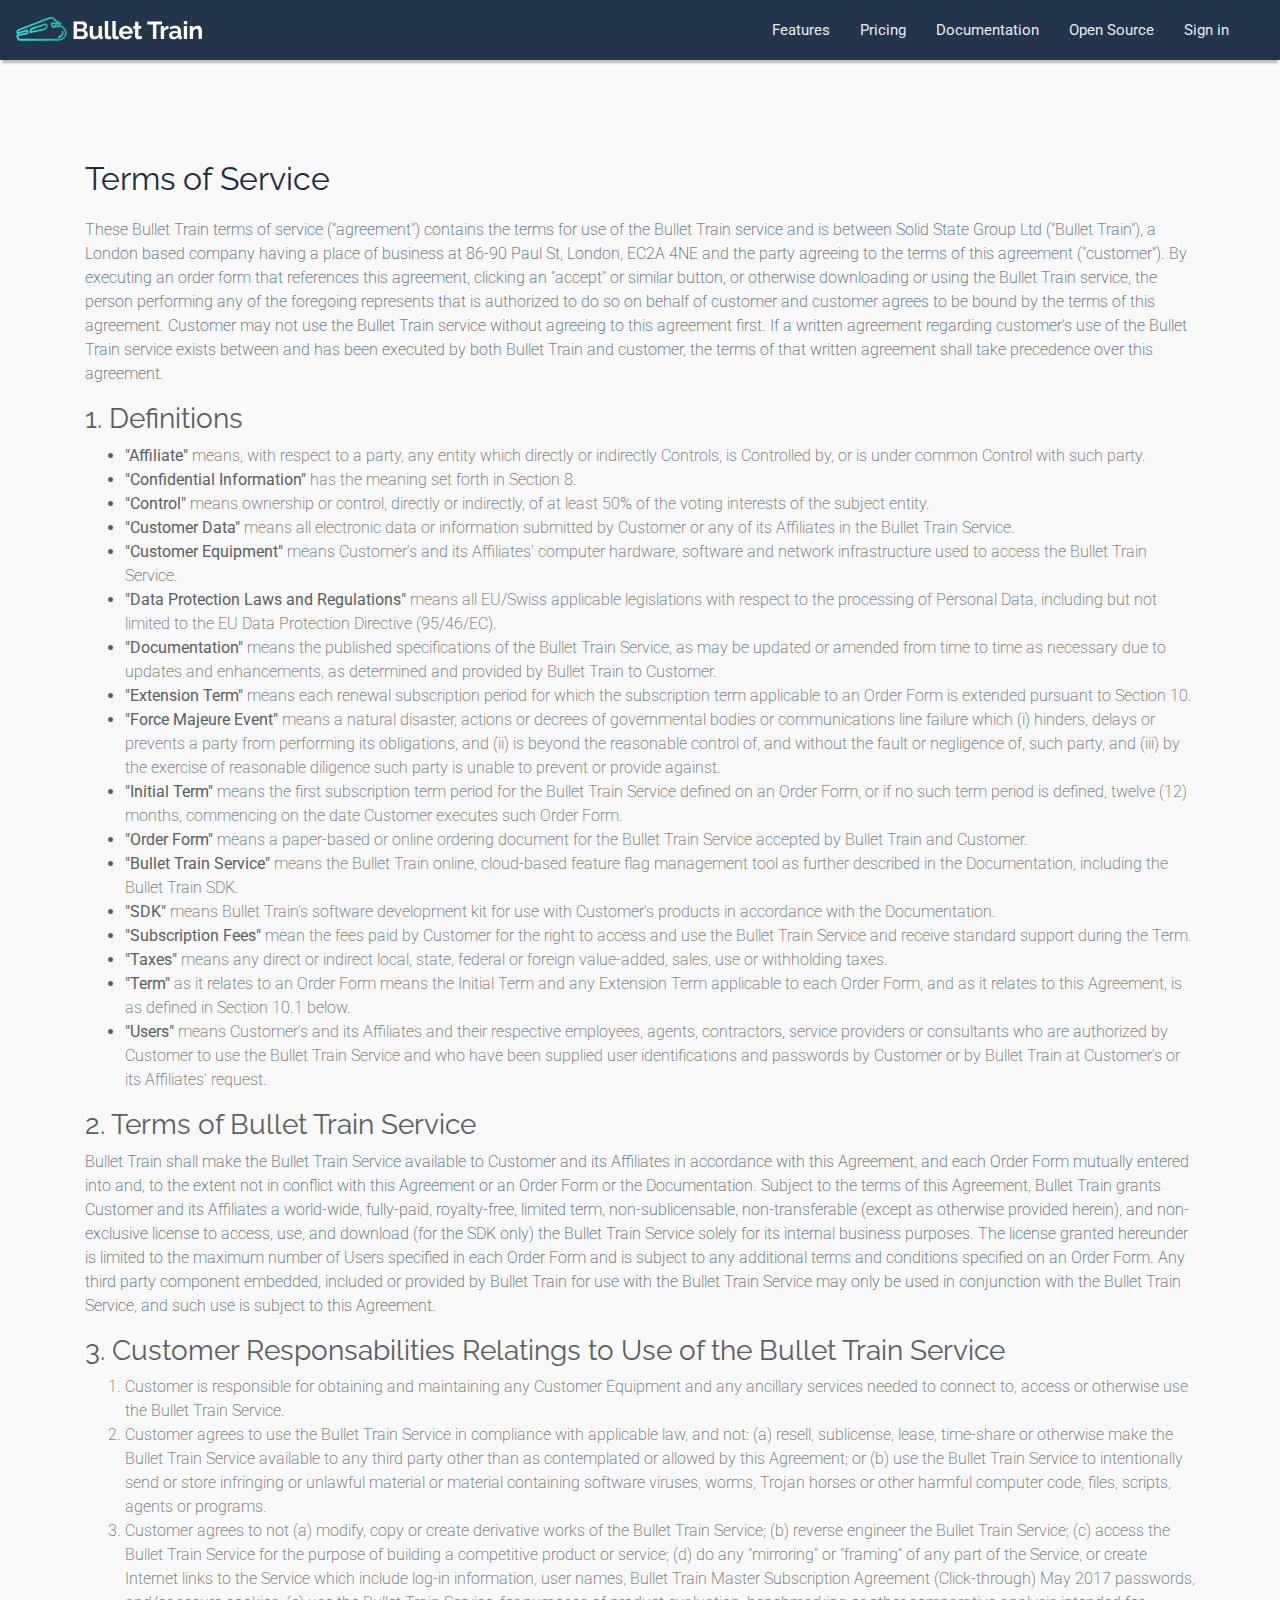
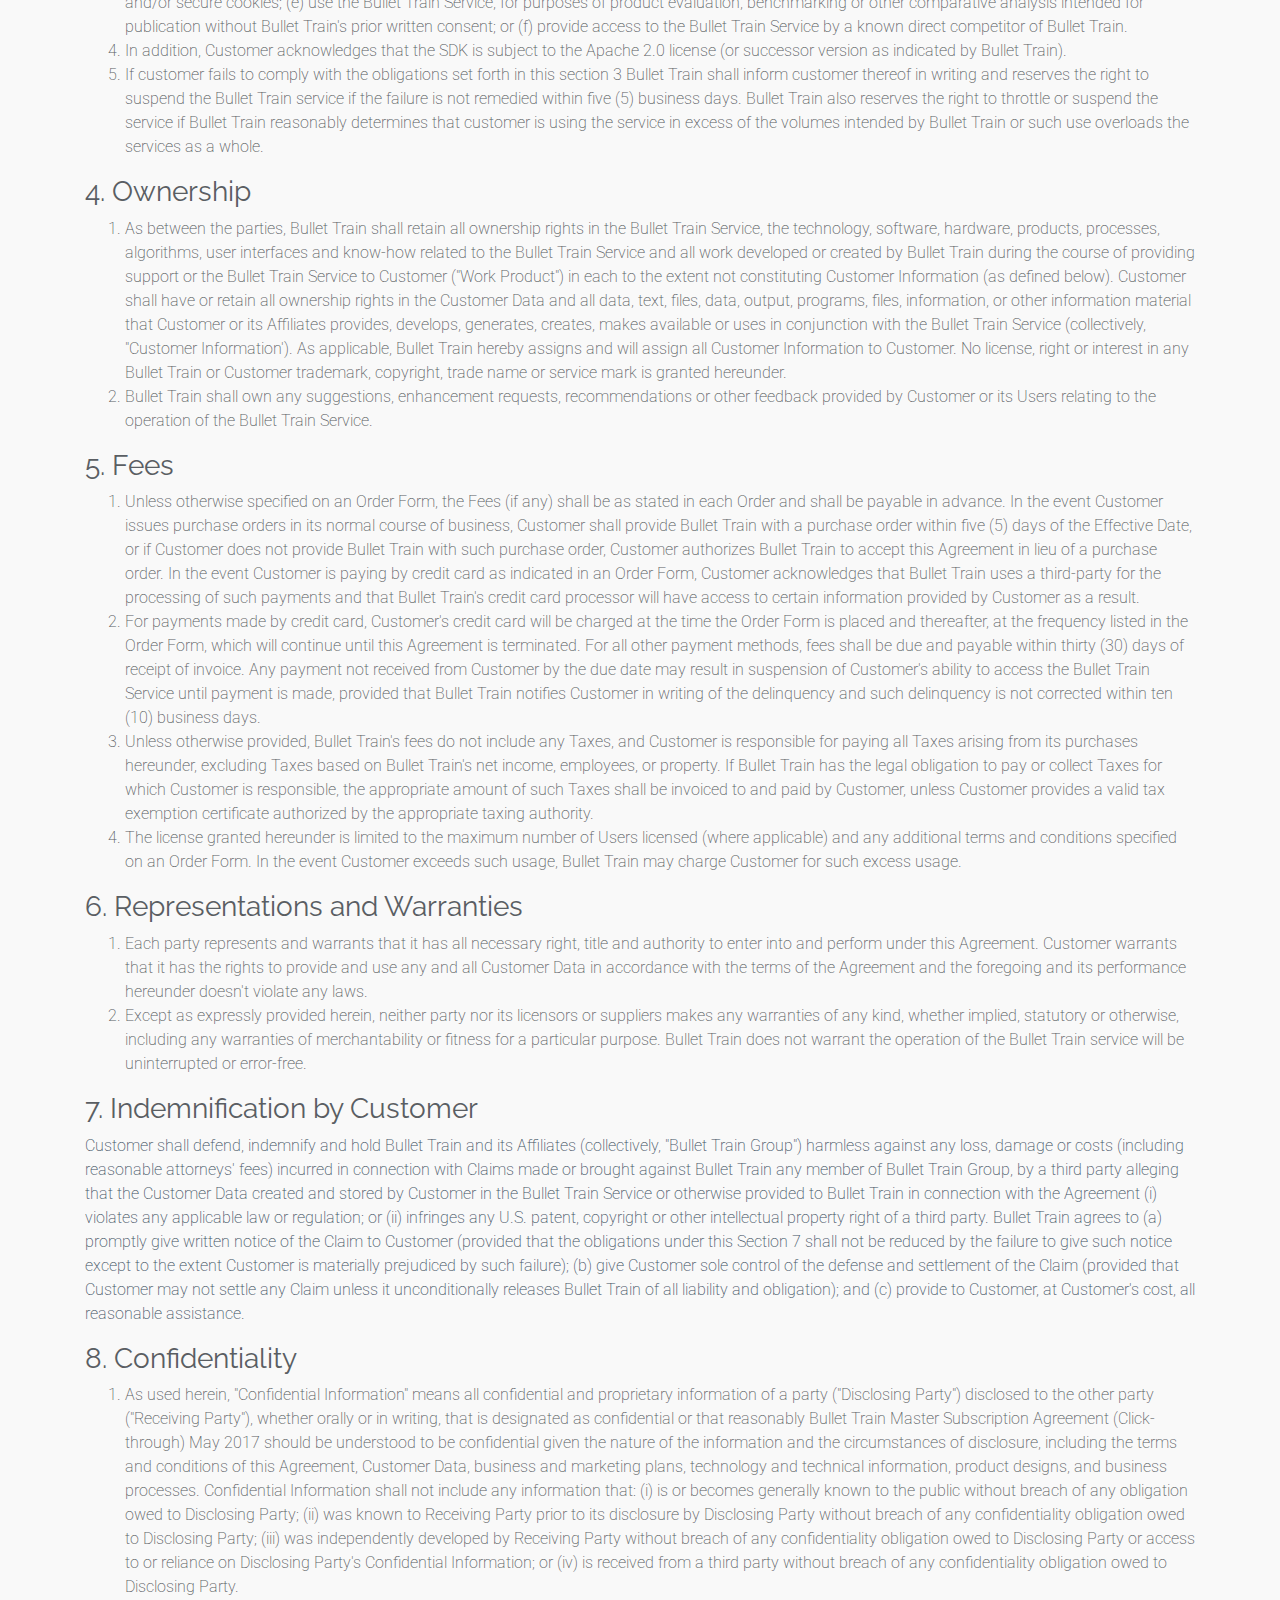
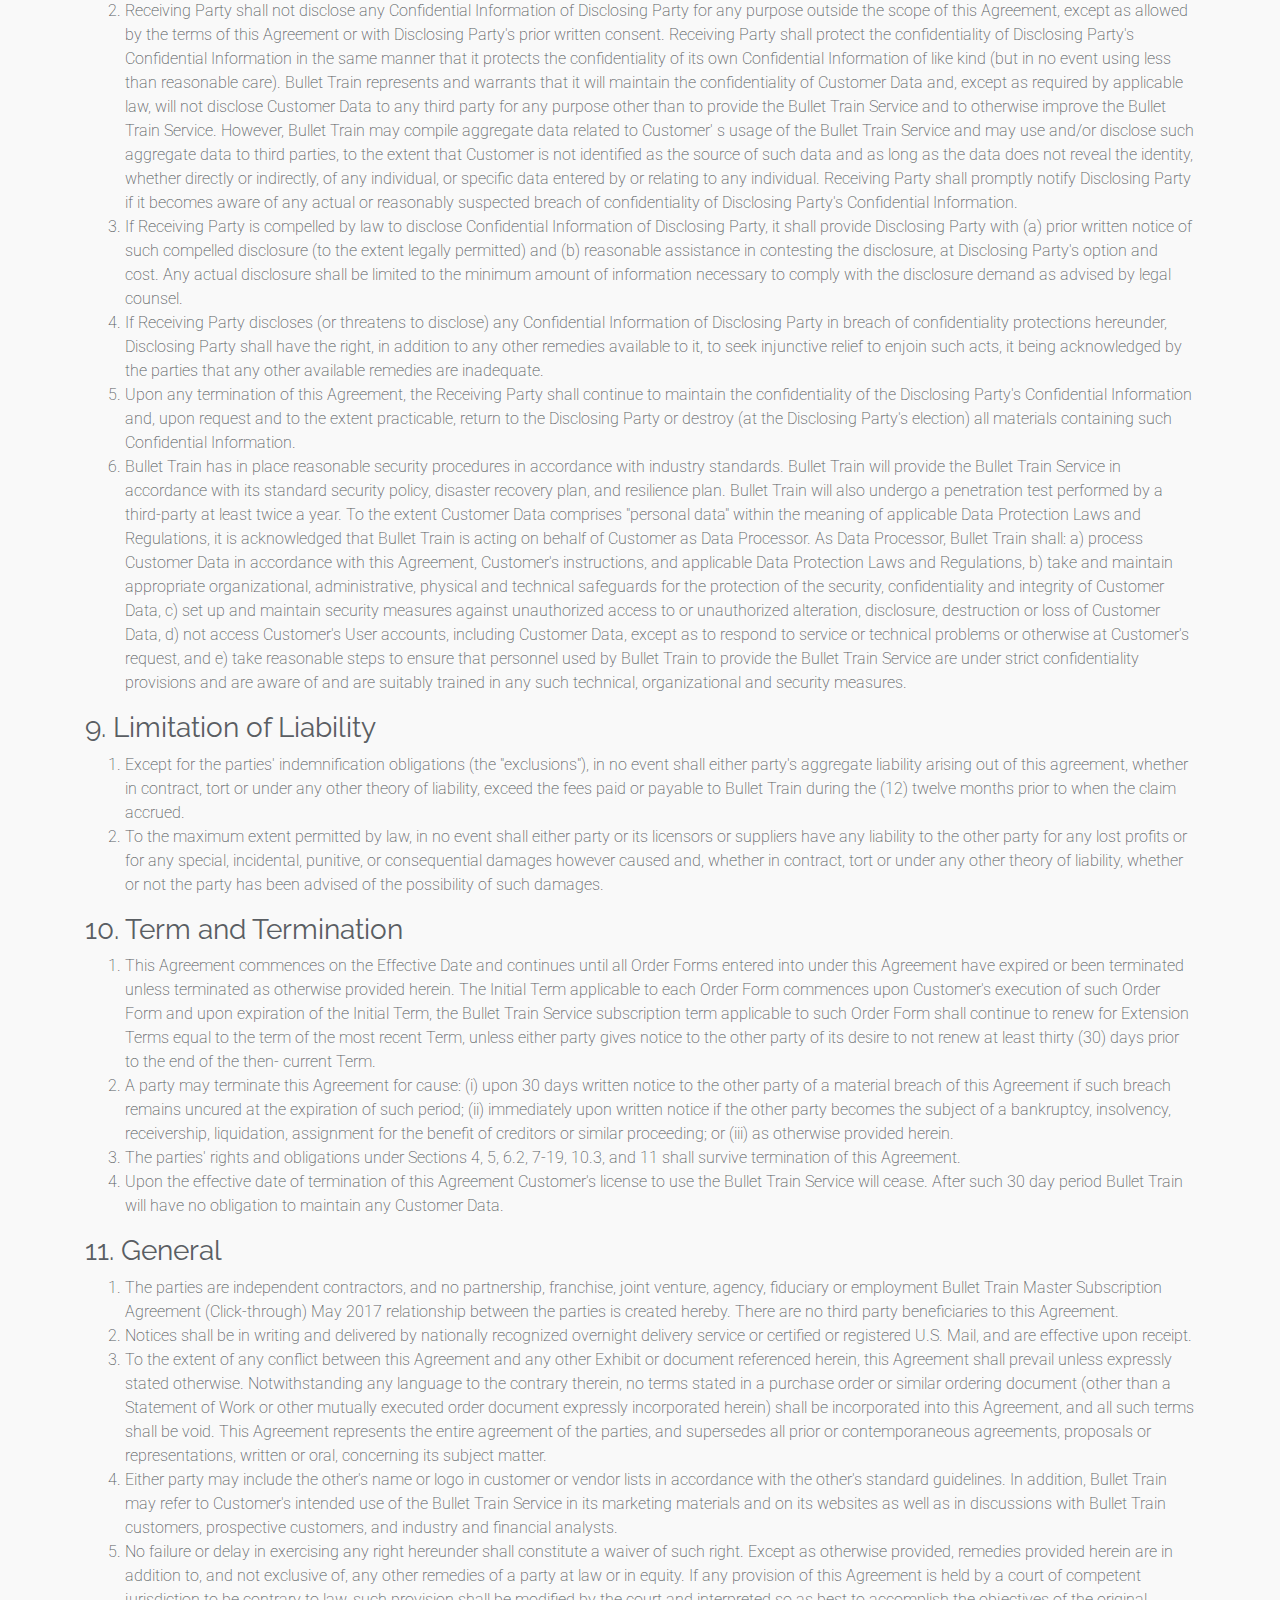
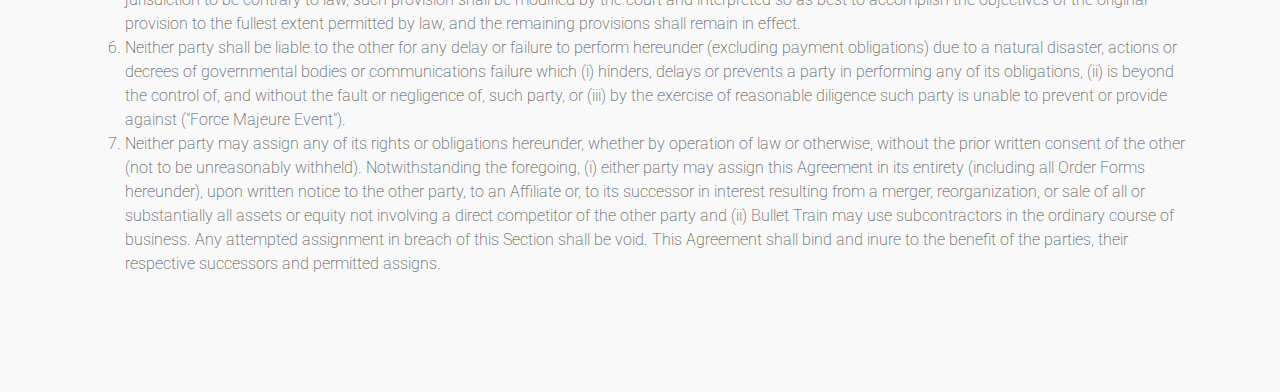
<file: legal/tos.html>
<!DOCTYPE html><html lang="en"><head><meta charSet="utf-8"/><meta name="viewport" content="width=device-width, initial-scale=1, shrink-to-fit=no"/><meta http-equiv="x-ua-compatible" content="ie=edge"/><meta name="description" content="Manage your Feature Flags, Feature Toggles and Remote Config in your Mobile, React, React Native, Java, Javascript (Node) and Python projects."/><script src="https://ajax.googleapis.com/ajax/libs/jquery/3.0.0/jquery.min.js" integrity="sha384-THPy051/pYDQGanwU6poAc/hOdQxjnOEXzbT+OuUAFqNqFjL+4IGLBgCJC3ZOShY" crossorigin="anonymous"></script><link href="https://fonts.googleapis.com/css?family=Raleway:400,700&amp;display=swap" rel="stylesheet"/><link href="https://fonts.googleapis.com/css?family=Roboto:300,400&amp;display=swap" rel="stylesheet"/><link rel="shortcut icon" href="/static/images/favicon.ico"/><title>Bullet Train - Terms of Service</title><meta name="next-head-count" content="9"/><link rel="preload" href="/_next/static/9aOtHSaXPPAC6vPSqDOuw/pages/legal/tos.js" as="script"/><link rel="preload" href="/_next/static/9aOtHSaXPPAC6vPSqDOuw/pages/_app.js" as="script"/><link rel="preload" href="/_next/static/runtime/webpack-4b444dab214c6491079c.js" as="script"/><link rel="preload" href="/_next/static/chunks/commons.b8f8ccc0dbcfdcf6369e.js" as="script"/><link rel="preload" href="/_next/static/runtime/main-1dcef239e8cb72ca11b9.js" as="script"/><link rel="preload" href="/_next/static/chunks/styles.3d4634708142773318f1.js" as="script"/><link rel="stylesheet" href="/_next/static/css/styles.8613cdd6.chunk.css"/></head><body><div id="__next"><nav class="navbar navbar-fixed-top  dark-header "><div class="flex-row space"><div class="navbar-left"><div class="navbar-nav"><a class="nav-item nav-item-brand nav-link" href="/"><div class="flex-row"><img title="Bullet Train" height="24" src="/static/images/bullet-train-1.svg" class="brand" alt="Bullet Train logo"/></div></a></div></div><div class="navbar-right"><div><div class="hidden-sm-down"><ul class="nav-list list-unstyled float-right"><li><a href="/features">Features</a></li><li><a href="/pricing">Pricing</a></li><li><a href="https://docs.bullet-train.io/">Documentation</a></li><li><a href="/open-source">Open Source</a></li><li><a href="https://app.dev.bullet-train.io/login">Sign in</a></li></ul></div><div class="hidden-md-up"><div class="popover-right mobile-navigation"><div class="mobile-navigation__button"><ion class="icon ion-md-menu"></ion></div><div class="popover-inner"><div class="popover popover-right mobile-navigation popover-bt"><div class="mobile-navigation__bg"><ul class="list-unstyled mb-0"><li><a href="/features">Features</a></li><li><a href="/pricing">Pricing</a></li><li><a href="https://docs.bullet-train.io">Documentation</a></li><li><a href="/open-source">Open Source</a></li><li><a href="https://app.dev.bullet-train.io/demo">Demo</a></li><li><a class="btn-block" href="/login">Login</a></li></ul></div></div></div></div></div></div></div></div></nav><div><div class="legal-container"><div class="container"><h2>Terms of Service</h2><p>These Bullet Train terms of service (&quot;agreement&quot;) contains the terms for use of the Bullet Train service and is between Solid State Group Ltd (&quot;Bullet Train&quot;), a London based company having a place of business at 86-90 Paul St, London, EC2A 4NE and the party agreeing to the terms of this agreement (&quot;customer&quot;). By executing an order form that references this agreement, clicking an &quot;accept&quot; or similar button, or otherwise downloading or using the Bullet Train service, the person performing any of the foregoing represents that is authorized to do so on behalf of customer and customer agrees to be bound by the terms of this agreement. Customer may not use the Bullet Train service without agreeing to this agreement first. If a written agreement regarding customer&#x27;s use of the Bullet Train service exists between and has been executed by both Bullet Train and customer, the terms of that written agreement shall take precedence over this agreement.</p><h3>1. Definitions</h3><ul><li><strong>&quot;Affiliate&quot;</strong> <!-- -->means, with respect to a party, any entity which directly or indirectly Controls, is Controlled by, or is under common Control with such party.</li><li><strong>&quot;Confidential Information&quot;</strong> <!-- -->has the meaning set forth in Section 8.</li><li><strong>&quot;Control&quot;</strong> <!-- -->means ownership or control, directly or indirectly, of at least 50% of the voting interests of the subject entity.</li><li><strong>&quot;Customer Data&quot;</strong> <!-- -->means all electronic data or information submitted by Customer or any of its Affiliates in the Bullet Train Service.</li><li><strong>&quot;Customer Equipment&quot;</strong> <!-- -->means Customer&#x27;s and its Affiliates&#x27; computer hardware, software and network infrastructure used to access the Bullet Train Service.</li><li><strong>&quot;Data Protection Laws and Regulations&quot;</strong> <!-- -->means all EU/Swiss applicable legislations with respect to the processing of Personal Data, including but not limited to the EU Data Protection Directive (95/46/EC).</li><li><strong>&quot;Documentation&quot;</strong> <!-- -->means the published specifications of the Bullet Train Service, as may be updated or amended from time to time as necessary due to updates and enhancements, as determined and provided by Bullet Train to Customer.</li><li><strong>&quot;Extension Term&quot;</strong> <!-- -->means each renewal subscription period for which the subscription term applicable to an Order Form is extended pursuant to Section 10.</li><li><strong>&quot;Force Majeure Event&quot;</strong> <!-- -->means a natural disaster, actions or decrees of governmental bodies or communications line failure which (i) hinders, delays or prevents a party from performing its obligations, and (ii) is beyond the reasonable control of, and without the fault or negligence of, such party, and (iii) by the exercise of reasonable diligence such party is unable to prevent or provide against.</li><li><strong>&quot;Initial Term&quot;</strong> <!-- -->means the first subscription term period for the Bullet Train Service defined on an Order Form, or if no such term period is defined, twelve (12) months, commencing on the date Customer executes such Order Form.</li><li><strong>&quot;Order Form&quot;</strong> <!-- -->means a paper-based or online ordering document for the Bullet Train Service accepted by Bullet Train and Customer.</li><li><strong>&quot;Bullet Train Service&quot;</strong> <!-- -->means the Bullet Train online, cloud-based feature flag management tool as further described in the Documentation, including the Bullet Train SDK.</li><li><strong>&quot;SDK&quot;</strong> <!-- -->means Bullet Train&#x27;s software development kit for use with Customer&#x27;s products in accordance with the Documentation.</li><li><strong>&quot;Subscription Fees&quot;</strong> <!-- -->mean the fees paid by Customer for the right to access and use the Bullet Train Service and receive standard support during the Term.</li><li><strong>&quot;Taxes&quot;</strong> <!-- -->means any direct or indirect local, state, federal or foreign value-added, sales, use or withholding taxes.</li><li><strong>&quot;Term&quot;</strong> <!-- -->as it relates to an Order Form means the Initial Term and any Extension Term applicable to each Order Form, and as it relates to this Agreement, is as defined in Section 10.1 below.</li><li><strong>&quot;Users&quot;</strong> <!-- -->means Customer&#x27;s and its Affiliates and their respective employees, agents, contractors, service providers or consultants who are authorized by Customer to use the Bullet Train Service and who have been supplied user identifications and passwords by Customer or by Bullet Train at Customer&#x27;s or its Affiliates&#x27; request.</li></ul><h3>2. Terms of Bullet Train Service</h3><p>Bullet Train shall make the Bullet Train Service available to Customer and its Affiliates in accordance with this Agreement, and each Order Form mutually entered into and, to the extent not in conflict with this Agreement or an Order Form or the Documentation. Subject to the terms of this Agreement, Bullet Train grants Customer and its Affiliates a world-wide, fully-paid, royalty-free, limited term, non-sublicensable, non-transferable (except as otherwise provided herein), and non-exclusive license to access, use, and download (for the SDK only) the Bullet Train Service solely for its internal business purposes. The license granted hereunder is limited to the maximum number of Users specified in each Order Form and is subject to any additional terms and conditions specified on an Order Form. Any third party component embedded, included or provided by Bullet Train for use with the Bullet Train Service may only be used in conjunction with the Bullet Train Service, and such use is subject to this Agreement.</p><h3>3. Customer Responsabilities Relatings to Use of the Bullet Train Service</h3><ol><li>Customer is responsible for obtaining and maintaining any Customer Equipment and any ancillary services needed to connect to, access or otherwise use the Bullet Train Service.</li><li>Customer agrees to use the Bullet Train Service in compliance with applicable law, and not: (a) resell, sublicense, lease, time-share or otherwise make the Bullet Train Service available to any third party other than as contemplated or allowed by this Agreement; or (b) use the Bullet Train Service to intentionally send or store infringing or unlawful material or material containing software viruses, worms, Trojan horses or other harmful computer code, files, scripts, agents or programs.</li><li>Customer agrees to not (a) modify, copy or create derivative works of the Bullet Train Service; (b) reverse engineer the Bullet Train Service; (c) access the Bullet Train Service for the purpose of building a competitive product or service; (d) do any &quot;mirroring&quot; or &quot;framing&quot; of any part of the Service, or create Internet links to the Service which include log-in information, user names, Bullet Train Master Subscription Agreement (Click-through) May 2017 passwords, and/or secure cookies; (e) use the Bullet Train Service, for purposes of product evaluation, benchmarking or other comparative analysis intended for publication without Bullet Train&#x27;s prior written consent; or (f) provide access to the Bullet Train Service by a known direct competitor of Bullet Train.</li><li>In addition, Customer acknowledges that the SDK is subject to the Apache 2.0 license (or successor version as indicated by Bullet Train).</li><li>If customer fails to comply with the obligations set forth in this section 3 Bullet Train shall inform customer thereof in writing and reserves the right to suspend the Bullet Train service if the failure is not remedied within five (5) business days. Bullet Train also reserves the right to throttle or suspend the service if Bullet Train reasonably determines that customer is using the service in excess of the volumes intended by Bullet Train or such use overloads the services as a whole.</li></ol><h3>4. Ownership</h3><ol><li>As between the parties, Bullet Train shall retain all ownership rights in the Bullet Train Service, the technology, software, hardware, products, processes, algorithms, user interfaces and know-how related to the Bullet Train Service and all work developed or created by Bullet Train during the course of providing support or the Bullet Train Service to Customer (&quot;Work Product&quot;) in each to the extent not constituting Customer Information (as defined below). Customer shall have or retain all ownership rights in the Customer Data and all data, text, files, data, output, programs, files, information, or other information material that Customer or its Affiliates provides, develops, generates, creates, makes available or uses in conjunction with the Bullet Train Service (collectively, &quot;Customer Information&#x27;). As applicable, Bullet Train hereby assigns and will assign all Customer Information to Customer. No license, right or interest in any Bullet Train or Customer trademark, copyright, trade name or service mark is granted hereunder.</li><li>Bullet Train shall own any suggestions, enhancement requests, recommendations or other feedback provided by Customer or its Users relating to the operation of the Bullet Train Service.</li></ol><h3>5. Fees</h3><ol><li>Unless otherwise specified on an Order Form, the Fees (if any) shall be as stated in each Order and shall be payable in advance. In the event Customer issues purchase orders in its normal course of business, Customer shall provide Bullet Train with a purchase order within five (5) days of the Effective Date, or if Customer does not provide Bullet Train with such purchase order, Customer authorizes Bullet Train to accept this Agreement in lieu of a purchase order. In the event Customer is paying by credit card as indicated in an Order Form, Customer acknowledges that Bullet Train uses a third-party for the processing of such payments and that Bullet Train&#x27;s credit card processor will have access to certain information provided by Customer as a result.</li><li>For payments made by credit card, Customer&#x27;s credit card will be charged at the time the Order Form is placed and thereafter, at the frequency listed in the Order Form, which will continue until this Agreement is terminated. For all other payment methods, fees shall be due and payable within thirty (30) days of receipt of invoice. Any payment not received from Customer by the due date may result in suspension of Customer&#x27;s ability to access the Bullet Train Service until payment is made, provided that Bullet Train notifies Customer in writing of the delinquency and such delinquency is not corrected within ten (10) business days.</li><li>Unless otherwise provided, Bullet Train&#x27;s fees do not include any Taxes, and Customer is responsible for paying all Taxes arising from its purchases hereunder, excluding Taxes based on Bullet Train&#x27;s net income, employees, or property. If Bullet Train has the legal obligation to pay or collect Taxes for which Customer is responsible, the appropriate amount of such Taxes shall be invoiced to and paid by Customer, unless Customer provides a valid tax exemption certificate authorized by the appropriate taxing authority.</li><li>The license granted hereunder is limited to the maximum number of Users licensed (where applicable) and any additional terms and conditions specified on an Order Form. In the event Customer exceeds such usage, Bullet Train may charge Customer for such excess usage.</li></ol><h3>6. Representations and Warranties</h3><ol><li>Each party represents and warrants that it has all necessary right, title and authority to enter into and perform under this Agreement. Customer warrants that it has the rights to provide and use any and all Customer Data in accordance with the terms of the Agreement and the foregoing and its performance hereunder doesn&#x27;t violate any laws.</li><li>Except as expressly provided herein, neither party nor its licensors or suppliers makes any warranties of any kind, whether implied, statutory or otherwise, including any warranties of merchantability or fitness for a particular purpose. Bullet Train does not warrant the operation of the Bullet Train service will be uninterrupted or error-free.</li></ol><h3>7. Indemnification by Customer</h3><p>Customer shall defend, indemnify and hold Bullet Train and its Affiliates (collectively, &quot;Bullet Train Group&quot;) harmless against any loss, damage or costs (including reasonable attorneys&#x27; fees) incurred in connection with Claims made or brought against Bullet Train any member of Bullet Train Group, by a third party alleging that the Customer Data created and stored by Customer in the Bullet Train Service or otherwise provided to Bullet Train in connection with the Agreement (i) violates any applicable law or regulation; or (ii) infringes any U.S. patent, copyright or other intellectual property right of a third party. Bullet Train agrees to (a) promptly give written notice of the Claim to Customer (provided that the obligations under this Section 7 shall not be reduced by the failure to give such notice except to the extent Customer is materially prejudiced by such failure); (b) give Customer sole control of the defense and settlement of the Claim (provided that Customer may not settle any Claim unless it unconditionally releases Bullet Train of all liability and obligation); and (c) provide to Customer, at Customer&#x27;s cost, all reasonable assistance.</p><h3>8. Confidentiality</h3><ol><li>As used herein, &quot;Confidential Information&quot; means all confidential and proprietary information of a party (&quot;Disclosing Party&quot;) disclosed to the other party (&quot;Receiving Party&quot;), whether orally or in writing, that is designated as confidential or that reasonably Bullet Train Master Subscription Agreement (Click-through) May 2017 should be understood to be confidential given the nature of the information and the circumstances of disclosure, including the terms and conditions of this Agreement, Customer Data, business and marketing plans, technology and technical information, product designs, and business processes. Confidential Information shall not include any information that: (i) is or becomes generally known to the public without breach of any obligation owed to Disclosing Party; (ii) was known to Receiving Party prior to its disclosure by Disclosing Party without breach of any confidentiality obligation owed to Disclosing Party; (iii) was independently developed by Receiving Party without breach of any confidentiality obligation owed to Disclosing Party or access to or reliance on Disclosing Party&#x27;s Confidential Information; or (iv) is received from a third party without breach of any confidentiality obligation owed to Disclosing Party.</li><li>Receiving Party shall not disclose any Confidential Information of Disclosing Party for any purpose outside the scope of this Agreement, except as allowed by the terms of this Agreement or with Disclosing Party&#x27;s prior written consent. Receiving Party shall protect the confidentiality of Disclosing Party&#x27;s Confidential Information in the same manner that it protects the confidentiality of its own Confidential Information of like kind (but in no event using less than reasonable care). Bullet Train represents and warrants that it will maintain the confidentiality of Customer Data and, except as required by applicable law, will not disclose Customer Data to any third party for any purpose other than to provide the Bullet Train Service and to otherwise improve the Bullet Train Service. However, Bullet Train may compile aggregate data related to Customer&#x27; s usage of the Bullet Train Service and may use and/or disclose such aggregate data to third parties, to the extent that Customer is not identified as the source of such data and as long as the data does not reveal the identity, whether directly or indirectly, of any individual, or specific data entered by or relating to any individual. Receiving Party shall promptly notify Disclosing Party if it becomes aware of any actual or reasonably suspected breach of confidentiality of Disclosing Party&#x27;s Confidential Information.</li><li>If Receiving Party is compelled by law to disclose Confidential Information of Disclosing Party, it shall provide Disclosing Party with (a) prior written notice of such compelled disclosure (to the extent legally permitted) and (b) reasonable assistance in contesting the disclosure, at Disclosing Party&#x27;s option and cost. Any actual disclosure shall be limited to the minimum amount of information necessary to comply with the disclosure demand as advised by legal counsel.</li><li>If Receiving Party discloses (or threatens to disclose) any Confidential Information of Disclosing Party in breach of confidentiality protections hereunder, Disclosing Party shall have the right, in addition to any other remedies available to it, to seek injunctive relief to enjoin such acts, it being acknowledged by the parties that any other available remedies are inadequate.</li><li>Upon any termination of this Agreement, the Receiving Party shall continue to maintain the confidentiality of the Disclosing Party&#x27;s Confidential Information and, upon request and to the extent practicable, return to the Disclosing Party or destroy (at the Disclosing Party&#x27;s election) all materials containing such Confidential Information.</li><li>Bullet Train has in place reasonable security procedures in accordance with industry standards. Bullet Train will provide the Bullet Train Service in accordance with its standard security policy, disaster recovery plan, and resilience plan. Bullet Train will also undergo a penetration test performed by a third-party at least twice a year. To the extent Customer Data comprises &quot;personal data&quot; within the meaning of applicable Data Protection Laws and Regulations, it is acknowledged that Bullet Train is acting on behalf of Customer as Data Processor. As Data Processor, Bullet Train shall: a) process Customer Data in accordance with this Agreement, Customer&#x27;s instructions, and applicable Data Protection Laws and Regulations, b) take and maintain appropriate organizational, administrative, physical and technical safeguards for the protection of the security, confidentiality and integrity of Customer Data, c) set up and maintain security measures against unauthorized access to or unauthorized alteration, disclosure, destruction or loss of Customer Data, d) not access Customer&#x27;s User accounts, including Customer Data, except as to respond to service or technical problems or otherwise at Customer&#x27;s request, and e) take reasonable steps to ensure that personnel used by Bullet Train to provide the Bullet Train Service are under strict confidentiality provisions and are aware of and are suitably trained in any such technical, organizational and security measures.</li></ol><h3>9. Limitation of Liability</h3><ol><li>Except for the parties&#x27; indemnification obligations (the &quot;exclusions&quot;), in no event shall either party&#x27;s aggregate liability arising out of this agreement, whether in contract, tort or under any other theory of liability, exceed the fees paid or payable to Bullet Train during the (12) twelve months prior to when the claim accrued.</li><li>To the maximum extent permitted by law, in no event shall either party or its licensors or suppliers have any liability to the other party for any lost profits or for any special, incidental, punitive, or consequential damages however caused and, whether in contract, tort or under any other theory of liability, whether or not the party has been advised of the possibility of such damages.</li></ol><h3>10. Term and Termination</h3><ol><li>This Agreement commences on the Effective Date and continues until all Order Forms entered into under this Agreement have expired or been terminated unless terminated as otherwise provided herein. The Initial Term applicable to each Order Form commences upon Customer&#x27;s execution of such Order Form and upon expiration of the Initial Term, the Bullet Train Service subscription term applicable to such Order Form shall continue to renew for Extension Terms equal to the term of the most recent Term, unless either party gives notice to the other party of its desire to not renew at least thirty (30) days prior to the end of the then- current Term.</li><li>A party may terminate this Agreement for cause: (i) upon 30 days written notice to the other party of a material breach of this Agreement if such breach remains uncured at the expiration of such period; (ii) immediately upon written notice if the other party becomes the subject of a bankruptcy, insolvency, receivership, liquidation, assignment for the benefit of creditors or similar proceeding; or (iii) as otherwise provided herein.</li><li>The parties&#x27; rights and obligations under Sections 4, 5, 6.2, 7-19, 10.3, and 11 shall survive termination of this Agreement.</li><li>Upon the effective date of termination of this Agreement Customer&#x27;s license to use the Bullet Train Service will cease. After such 30 day period Bullet Train will have no obligation to maintain any Customer Data.</li></ol><h3>11. General</h3><ol><li>The parties are independent contractors, and no partnership, franchise, joint venture, agency, fiduciary or employment Bullet Train Master Subscription Agreement (Click-through) May 2017 relationship between the parties is created hereby. There are no third party beneficiaries to this Agreement.</li><li>Notices shall be in writing and delivered by nationally recognized overnight delivery service or certified or registered U.S. Mail, and are effective upon receipt.</li><li>To the extent of any conflict between this Agreement and any other Exhibit or document referenced herein, this Agreement shall prevail unless expressly stated otherwise. Notwithstanding any language to the contrary therein, no terms stated in a purchase order or similar ordering document (other than a Statement of Work or other mutually executed order document expressly incorporated herein) shall be incorporated into this Agreement, and all such terms shall be void. This Agreement represents the entire agreement of the parties, and supersedes all prior or contemporaneous agreements, proposals or representations, written or oral, concerning its subject matter.</li><li>Either party may include the other&#x27;s name or logo in customer or vendor lists in accordance with the other&#x27;s standard guidelines. In addition, Bullet Train may refer to Customer&#x27;s intended use of the Bullet Train Service in its marketing materials and on its websites as well as in discussions with Bullet Train customers, prospective customers, and industry and financial analysts.</li><li>No failure or delay in exercising any right hereunder shall constitute a waiver of such right. Except as otherwise provided, remedies provided herein are in addition to, and not exclusive of, any other remedies of a party at law or in equity. If any provision of this Agreement is held by a court of competent jurisdiction to be contrary to law, such provision shall be modified by the court and interpreted so as best to accomplish the objectives of the original provision to the fullest extent permitted by law, and the remaining provisions shall remain in effect.</li><li>Neither party shall be liable to the other for any delay or failure to perform hereunder (excluding payment obligations) due to a natural disaster, actions or decrees of governmental bodies or communications failure which (i) hinders, delays or prevents a party in performing any of its obligations, (ii) is beyond the control of, and without the fault or negligence of, such party, or (iii) by the exercise of reasonable diligence such party is unable to prevent or provide against (&quot;Force Majeure Event&quot;).</li><li>Neither party may assign any of its rights or obligations hereunder, whether by operation of law or otherwise, without the prior written consent of the other (not to be unreasonably withheld). Notwithstanding the foregoing, (i) either party may assign this Agreement in its entirety (including all Order Forms hereunder), upon written notice to the other party, to an Affiliate or, to its successor in interest resulting from a merger, reorganization, or sale of all or substantially all assets or equity not involving a direct competitor of the other party and (ii) Bullet Train may use subcontractors in the ordinary course of business. Any attempted assignment in breach of this Section shall be void. This Agreement shall bind and inure to the benefit of the parties, their respective successors and permitted assigns.</li></ol></div></div></div><div id="confirm"></div><div id="alert"></div><div id="modal"></div><script src="/static/scripts/fullstory.js" type="text/javascript"></script></div><script id="__NEXT_DATA__" type="application/json">{"dataManager":"[]","props":{"pageProps":{}},"page":"/legal/tos","query":{},"buildId":"9aOtHSaXPPAC6vPSqDOuw","dynamicBuildId":false,"nextExport":true}</script><script async="" data-next-page="/legal/tos" src="/_next/static/9aOtHSaXPPAC6vPSqDOuw/pages/legal/tos.js"></script><script async="" data-next-page="/_app" src="/_next/static/9aOtHSaXPPAC6vPSqDOuw/pages/_app.js"></script><script src="/_next/static/runtime/webpack-4b444dab214c6491079c.js" async=""></script><script src="/_next/static/chunks/commons.b8f8ccc0dbcfdcf6369e.js" async=""></script><script src="/_next/static/runtime/main-1dcef239e8cb72ca11b9.js" async=""></script><script src="/_next/static/chunks/styles.3d4634708142773318f1.js" async=""></script></body></html>
</file>
<file: _next/static/css/styles.8613cdd6.chunk.css>
@charset "UTF-8";
.react-select input[type="text"] {
  border: none !important; }

.react-select__control {
  height: 50px !important;
  border-radius: 8px !important; }

.react-select__value-container {
  padding: 0px 8px; }

/*!
 * Bootstrap v4.1.1 (https://getbootstrap.com/)
 * Copyright 2011-2018 The Bootstrap Authors
 * Copyright 2011-2018 Twitter, Inc.
 * Licensed under MIT (https://github.com/twbs/bootstrap/blob/master/LICENSE)
 */
:root {
  --blue: #007bff;
  --indigo: #6610f2;
  --purple: #6f42c1;
  --pink: #e83e8c;
  --red: #dc3545;
  --orange: #fd7e14;
  --yellow: #ffc107;
  --green: #28a745;
  --teal: #20c997;
  --cyan: #17a2b8;
  --white: #fff;
  --gray: #6c757d;
  --gray-dark: #343a40;
  --primary: #007bff;
  --secondary: #6c757d;
  --success: #28a745;
  --info: #17a2b8;
  --warning: #ffc107;
  --danger: #dc3545;
  --light: #f8f9fa;
  --dark: #343a40;
  --breakpoint-xs: 0;
  --breakpoint-sm: 576px;
  --breakpoint-md: 768px;
  --breakpoint-lg: 992px;
  --breakpoint-xl: 1200px;
  --font-family-sans-serif: -apple-system, BlinkMacSystemFont, "Segoe UI", Roboto, "Helvetica Neue", Arial, "Noto Sans", sans-serif, "Apple Color Emoji", "Segoe UI Emoji", "Segoe UI Symbol", "Noto Color Emoji";
  --font-family-monospace: SFMono-Regular, Menlo, Monaco, Consolas, "Liberation Mono", "Courier New", monospace; }

*,
*::before,
*::after {
  box-sizing: border-box; }

html {
  font-family: sans-serif;
  line-height: 1.15;
  -webkit-text-size-adjust: 100%;
  -webkit-tap-highlight-color: rgba(0, 0, 0, 0); }

article, aside, figcaption, figure, footer, header, hgroup, main, nav, section {
  display: block; }

body {
  margin: 0;
  font-family: -apple-system, BlinkMacSystemFont, "Segoe UI", Roboto, "Helvetica Neue", Arial, "Noto Sans", sans-serif, "Apple Color Emoji", "Segoe UI Emoji", "Segoe UI Symbol", "Noto Color Emoji";
  font-size: 1rem;
  font-weight: 400;
  line-height: 1.5;
  color: #212529;
  text-align: left;
  background-color: #f9f9f9; }

[tabindex="-1"]:focus {
  outline: 0 !important; }

hr {
  box-sizing: content-box;
  height: 0;
  overflow: visible; }

h1, h2, h3, h4, h5, h6 {
  margin-top: 0;
  margin-bottom: 0.5rem; }

p {
  margin-top: 0;
  margin-bottom: 1rem; }

abbr[title],
abbr[data-original-title] {
  text-decoration: underline;
  text-decoration: underline dotted;
  cursor: help;
  border-bottom: 0;
  text-decoration-skip-ink: none; }

address {
  margin-bottom: 1rem;
  font-style: normal;
  line-height: inherit; }

ol,
ul,
dl {
  margin-top: 0;
  margin-bottom: 1rem; }

ol ol,
ul ul,
ol ul,
ul ol {
  margin-bottom: 0; }

dt {
  font-weight: 700; }

dd {
  margin-bottom: .5rem;
  margin-left: 0; }

blockquote {
  margin: 0 0 1rem; }

b,
strong {
  font-weight: bolder; }

small {
  font-size: 80%; }

sub,
sup {
  position: relative;
  font-size: 75%;
  line-height: 0;
  vertical-align: baseline; }

sub {
  bottom: -.25em; }

sup {
  top: -.5em; }

a {
  color: #fff;
  text-decoration: none;
  background-color: transparent; }
  a:hover {
    color: #0056b3;
    text-decoration: underline; }

a:not([href]):not([tabindex]) {
  color: inherit;
  text-decoration: none; }
  a:not([href]):not([tabindex]):hover, a:not([href]):not([tabindex]):focus {
    color: inherit;
    text-decoration: none; }
  a:not([href]):not([tabindex]):focus {
    outline: 0; }

pre,
code,
kbd,
samp {
  font-family: SFMono-Regular, Menlo, Monaco, Consolas, "Liberation Mono", "Courier New", monospace;
  font-size: 1em; }

pre {
  margin-top: 0;
  margin-bottom: 1rem;
  overflow: auto; }

figure {
  margin: 0 0 1rem; }

img {
  vertical-align: middle;
  border-style: none; }

svg {
  overflow: hidden;
  vertical-align: middle; }

table {
  border-collapse: collapse; }

caption {
  padding-top: 0.75rem;
  padding-bottom: 0.75rem;
  color: #6c757d;
  text-align: left;
  caption-side: bottom; }

th {
  text-align: inherit; }

label {
  display: inline-block;
  margin-bottom: 0.5rem; }

button {
  border-radius: 0; }

button:focus {
  outline: 1px dotted;
  outline: 5px auto -webkit-focus-ring-color; }

input,
button,
select,
optgroup,
textarea {
  margin: 0;
  font-family: inherit;
  font-size: inherit;
  line-height: inherit; }

button,
input {
  overflow: visible; }

button,
select {
  text-transform: none; }

select {
  word-wrap: normal; }

button,
[type="button"],
[type="reset"],
[type="submit"] {
  -webkit-appearance: button; }

button:not(:disabled),
[type="button"]:not(:disabled),
[type="reset"]:not(:disabled),
[type="submit"]:not(:disabled) {
  cursor: pointer; }

button::-moz-focus-inner,
[type="button"]::-moz-focus-inner,
[type="reset"]::-moz-focus-inner,
[type="submit"]::-moz-focus-inner {
  padding: 0;
  border-style: none; }

input[type="radio"],
input[type="checkbox"] {
  box-sizing: border-box;
  padding: 0; }

input[type="date"],
input[type="time"],
input[type="datetime-local"],
input[type="month"] {
  -webkit-appearance: listbox; }

textarea {
  overflow: auto;
  resize: vertical; }

fieldset {
  min-width: 0;
  padding: 0;
  margin: 0;
  border: 0; }

legend {
  display: block;
  width: 100%;
  max-width: 100%;
  padding: 0;
  margin-bottom: .5rem;
  font-size: 1.5rem;
  line-height: inherit;
  color: inherit;
  white-space: normal; }
  @media (max-width: 1200px) {
    legend {
      font-size: calc(1.275rem + 0.3vw) ; } }

progress {
  vertical-align: baseline; }

[type="number"]::-webkit-inner-spin-button,
[type="number"]::-webkit-outer-spin-button {
  height: auto; }

[type="search"] {
  outline-offset: -2px;
  -webkit-appearance: none; }

[type="search"]::-webkit-search-decoration {
  -webkit-appearance: none; }

::-webkit-file-upload-button {
  font: inherit;
  -webkit-appearance: button; }

output {
  display: inline-block; }

summary {
  display: list-item;
  cursor: pointer; }

template {
  display: none; }

[hidden] {
  display: none !important; }

h1, h2, h3, h4, h5, h6,
.h1, .h2, .h3, .h4, .h5, .h6 {
  margin-bottom: 0.5rem;
  font-weight: 500;
  line-height: 1.2; }

h1, .h1 {
  font-size: 2.5rem; }
  @media (max-width: 1200px) {
    h1, .h1 {
      font-size: calc(1.375rem + 1.5vw) ; } }

h2, .h2 {
  font-size: 2rem; }
  @media (max-width: 1200px) {
    h2, .h2 {
      font-size: calc(1.325rem + 0.9vw) ; } }

h3, .h3 {
  font-size: 1.75rem; }
  @media (max-width: 1200px) {
    h3, .h3 {
      font-size: calc(1.3rem + 0.6vw) ; } }

h4, .h4 {
  font-size: 1.5rem; }
  @media (max-width: 1200px) {
    h4, .h4 {
      font-size: calc(1.275rem + 0.3vw) ; } }

h5, .h5 {
  font-size: 1.25rem; }

h6, .h6 {
  font-size: 1rem; }

.lead {
  font-size: 1.25rem;
  font-weight: 300; }

.display-1 {
  font-size: 6rem;
  font-weight: 300;
  line-height: 1.2; }
  @media (max-width: 1200px) {
    .display-1 {
      font-size: calc(1.725rem + 5.7vw) ; } }

.display-2 {
  font-size: 5.5rem;
  font-weight: 300;
  line-height: 1.2; }
  @media (max-width: 1200px) {
    .display-2 {
      font-size: calc(1.675rem + 5.1vw) ; } }

.display-3 {
  font-size: 4.5rem;
  font-weight: 300;
  line-height: 1.2; }
  @media (max-width: 1200px) {
    .display-3 {
      font-size: calc(1.575rem + 3.9vw) ; } }

.display-4 {
  font-size: 3.5rem;
  font-weight: 300;
  line-height: 1.2; }
  @media (max-width: 1200px) {
    .display-4 {
      font-size: calc(1.475rem + 2.7vw) ; } }

hr {
  margin-top: 1rem;
  margin-bottom: 1rem;
  border: 0;
  border-top: 1px solid rgba(0, 0, 0, 0.1); }

small,
.small {
  font-size: 80%;
  font-weight: 400; }

mark,
.mark {
  padding: 0.2em;
  background-color: #fcf8e3; }

.list-unstyled {
  padding-left: 0;
  list-style: none; }

.list-inline {
  padding-left: 0;
  list-style: none; }

.list-inline-item {
  display: inline-block; }
  .list-inline-item:not(:last-child) {
    margin-right: 0.5rem; }

.initialism {
  font-size: 90%;
  text-transform: uppercase; }

.blockquote {
  margin-bottom: 1rem;
  font-size: 1.25rem; }

.blockquote-footer {
  display: block;
  font-size: 80%;
  color: #6c757d; }
  .blockquote-footer::before {
    content: "\2014\A0"; }

.img-fluid {
  max-width: 100%;
  height: auto; }

.img-thumbnail {
  padding: 0.25rem;
  background-color: #fff;
  border: 1px solid #dee2e6;
  border-radius: 0.25rem;
  max-width: 100%;
  height: auto; }

.figure {
  display: inline-block; }

.figure-img {
  margin-bottom: 0.5rem;
  line-height: 1; }

.figure-caption {
  font-size: 90%;
  color: #6c757d; }

.container {
  width: 100%;
  padding-right: 15px;
  padding-left: 15px;
  margin-right: auto;
  margin-left: auto; }
  @media (min-width: 576px) {
    .container {
      max-width: 540px; } }
  @media (min-width: 768px) {
    .container {
      max-width: 720px; } }
  @media (min-width: 992px) {
    .container {
      max-width: 960px; } }
  @media (min-width: 1200px) {
    .container {
      max-width: 1140px; } }

.container-fluid {
  width: 100%;
  padding-right: 15px;
  padding-left: 15px;
  margin-right: auto;
  margin-left: auto; }

.row {
  display: flex;
  flex-wrap: wrap;
  margin-right: -15px;
  margin-left: -15px; }

.no-gutters {
  margin-right: 0;
  margin-left: 0; }
  .no-gutters > .col,
  .no-gutters > [class*="col-"] {
    padding-right: 0;
    padding-left: 0; }

.col-1, .col-2, .col-3, .col-4, .col-5, .col-6, .col-7, .col-8, .col-9, .col-10, .col-11, .col-12, .col,
.col-auto, .col-sm-1, .col-sm-2, .col-sm-3, .col-sm-4, .col-sm-5, .col-sm-6, .col-sm-7, .col-sm-8, .col-sm-9, .col-sm-10, .col-sm-11, .col-sm-12, .col-sm,
.col-sm-auto, .col-md-1, .col-md-2, .col-md-3, .col-md-4, .col-md-5, .col-md-6, .col-md-7, .col-md-8, .col-md-9, .col-md-10, .col-md-11, .col-md-12, .col-md,
.col-md-auto, .col-lg-1, .col-lg-2, .col-lg-3, .col-lg-4, .col-lg-5, .col-lg-6, .col-lg-7, .col-lg-8, .col-lg-9, .col-lg-10, .col-lg-11, .col-lg-12, .col-lg,
.col-lg-auto, .col-xl-1, .col-xl-2, .col-xl-3, .col-xl-4, .col-xl-5, .col-xl-6, .col-xl-7, .col-xl-8, .col-xl-9, .col-xl-10, .col-xl-11, .col-xl-12, .col-xl,
.col-xl-auto {
  position: relative;
  width: 100%;
  padding-right: 15px;
  padding-left: 15px; }

.col {
  flex-basis: 0;
  flex-grow: 1;
  max-width: 100%; }

.col-auto {
  flex: 0 0 auto;
  width: auto;
  max-width: 100%; }

.col-1 {
  flex: 0 0 8.33333%;
  max-width: 8.33333%; }

.col-2 {
  flex: 0 0 16.66667%;
  max-width: 16.66667%; }

.col-3 {
  flex: 0 0 25%;
  max-width: 25%; }

.col-4 {
  flex: 0 0 33.33333%;
  max-width: 33.33333%; }

.col-5 {
  flex: 0 0 41.66667%;
  max-width: 41.66667%; }

.col-6 {
  flex: 0 0 50%;
  max-width: 50%; }

.col-7 {
  flex: 0 0 58.33333%;
  max-width: 58.33333%; }

.col-8 {
  flex: 0 0 66.66667%;
  max-width: 66.66667%; }

.col-9 {
  flex: 0 0 75%;
  max-width: 75%; }

.col-10 {
  flex: 0 0 83.33333%;
  max-width: 83.33333%; }

.col-11 {
  flex: 0 0 91.66667%;
  max-width: 91.66667%; }

.col-12 {
  flex: 0 0 100%;
  max-width: 100%; }

.order-first {
  order: -1; }

.order-last {
  order: 13; }

.order-0 {
  order: 0; }

.order-1 {
  order: 1; }

.order-2 {
  order: 2; }

.order-3 {
  order: 3; }

.order-4 {
  order: 4; }

.order-5 {
  order: 5; }

.order-6 {
  order: 6; }

.order-7 {
  order: 7; }

.order-8 {
  order: 8; }

.order-9 {
  order: 9; }

.order-10 {
  order: 10; }

.order-11 {
  order: 11; }

.order-12 {
  order: 12; }

.offset-1 {
  margin-left: 8.33333%; }

.offset-2 {
  margin-left: 16.66667%; }

.offset-3 {
  margin-left: 25%; }

.offset-4 {
  margin-left: 33.33333%; }

.offset-5 {
  margin-left: 41.66667%; }

.offset-6 {
  margin-left: 50%; }

.offset-7 {
  margin-left: 58.33333%; }

.offset-8 {
  margin-left: 66.66667%; }

.offset-9 {
  margin-left: 75%; }

.offset-10 {
  margin-left: 83.33333%; }

.offset-11 {
  margin-left: 91.66667%; }

@media (min-width: 576px) {
  .col-sm {
    flex-basis: 0;
    flex-grow: 1;
    max-width: 100%; }
  .col-sm-auto {
    flex: 0 0 auto;
    width: auto;
    max-width: 100%; }
  .col-sm-1 {
    flex: 0 0 8.33333%;
    max-width: 8.33333%; }
  .col-sm-2 {
    flex: 0 0 16.66667%;
    max-width: 16.66667%; }
  .col-sm-3 {
    flex: 0 0 25%;
    max-width: 25%; }
  .col-sm-4 {
    flex: 0 0 33.33333%;
    max-width: 33.33333%; }
  .col-sm-5 {
    flex: 0 0 41.66667%;
    max-width: 41.66667%; }
  .col-sm-6 {
    flex: 0 0 50%;
    max-width: 50%; }
  .col-sm-7 {
    flex: 0 0 58.33333%;
    max-width: 58.33333%; }
  .col-sm-8 {
    flex: 0 0 66.66667%;
    max-width: 66.66667%; }
  .col-sm-9 {
    flex: 0 0 75%;
    max-width: 75%; }
  .col-sm-10 {
    flex: 0 0 83.33333%;
    max-width: 83.33333%; }
  .col-sm-11 {
    flex: 0 0 91.66667%;
    max-width: 91.66667%; }
  .col-sm-12 {
    flex: 0 0 100%;
    max-width: 100%; }
  .order-sm-first {
    order: -1; }
  .order-sm-last {
    order: 13; }
  .order-sm-0 {
    order: 0; }
  .order-sm-1 {
    order: 1; }
  .order-sm-2 {
    order: 2; }
  .order-sm-3 {
    order: 3; }
  .order-sm-4 {
    order: 4; }
  .order-sm-5 {
    order: 5; }
  .order-sm-6 {
    order: 6; }
  .order-sm-7 {
    order: 7; }
  .order-sm-8 {
    order: 8; }
  .order-sm-9 {
    order: 9; }
  .order-sm-10 {
    order: 10; }
  .order-sm-11 {
    order: 11; }
  .order-sm-12 {
    order: 12; }
  .offset-sm-0 {
    margin-left: 0; }
  .offset-sm-1 {
    margin-left: 8.33333%; }
  .offset-sm-2 {
    margin-left: 16.66667%; }
  .offset-sm-3 {
    margin-left: 25%; }
  .offset-sm-4 {
    margin-left: 33.33333%; }
  .offset-sm-5 {
    margin-left: 41.66667%; }
  .offset-sm-6 {
    margin-left: 50%; }
  .offset-sm-7 {
    margin-left: 58.33333%; }
  .offset-sm-8 {
    margin-left: 66.66667%; }
  .offset-sm-9 {
    margin-left: 75%; }
  .offset-sm-10 {
    margin-left: 83.33333%; }
  .offset-sm-11 {
    margin-left: 91.66667%; } }

@media (min-width: 768px) {
  .col-md {
    flex-basis: 0;
    flex-grow: 1;
    max-width: 100%; }
  .col-md-auto {
    flex: 0 0 auto;
    width: auto;
    max-width: 100%; }
  .col-md-1 {
    flex: 0 0 8.33333%;
    max-width: 8.33333%; }
  .col-md-2 {
    flex: 0 0 16.66667%;
    max-width: 16.66667%; }
  .col-md-3 {
    flex: 0 0 25%;
    max-width: 25%; }
  .col-md-4 {
    flex: 0 0 33.33333%;
    max-width: 33.33333%; }
  .col-md-5 {
    flex: 0 0 41.66667%;
    max-width: 41.66667%; }
  .col-md-6 {
    flex: 0 0 50%;
    max-width: 50%; }
  .col-md-7 {
    flex: 0 0 58.33333%;
    max-width: 58.33333%; }
  .col-md-8 {
    flex: 0 0 66.66667%;
    max-width: 66.66667%; }
  .col-md-9 {
    flex: 0 0 75%;
    max-width: 75%; }
  .col-md-10 {
    flex: 0 0 83.33333%;
    max-width: 83.33333%; }
  .col-md-11 {
    flex: 0 0 91.66667%;
    max-width: 91.66667%; }
  .col-md-12 {
    flex: 0 0 100%;
    max-width: 100%; }
  .order-md-first {
    order: -1; }
  .order-md-last {
    order: 13; }
  .order-md-0 {
    order: 0; }
  .order-md-1 {
    order: 1; }
  .order-md-2 {
    order: 2; }
  .order-md-3 {
    order: 3; }
  .order-md-4 {
    order: 4; }
  .order-md-5 {
    order: 5; }
  .order-md-6 {
    order: 6; }
  .order-md-7 {
    order: 7; }
  .order-md-8 {
    order: 8; }
  .order-md-9 {
    order: 9; }
  .order-md-10 {
    order: 10; }
  .order-md-11 {
    order: 11; }
  .order-md-12 {
    order: 12; }
  .offset-md-0 {
    margin-left: 0; }
  .offset-md-1 {
    margin-left: 8.33333%; }
  .offset-md-2 {
    margin-left: 16.66667%; }
  .offset-md-3 {
    margin-left: 25%; }
  .offset-md-4 {
    margin-left: 33.33333%; }
  .offset-md-5 {
    margin-left: 41.66667%; }
  .offset-md-6 {
    margin-left: 50%; }
  .offset-md-7 {
    margin-left: 58.33333%; }
  .offset-md-8 {
    margin-left: 66.66667%; }
  .offset-md-9 {
    margin-left: 75%; }
  .offset-md-10 {
    margin-left: 83.33333%; }
  .offset-md-11 {
    margin-left: 91.66667%; } }

@media (min-width: 992px) {
  .col-lg {
    flex-basis: 0;
    flex-grow: 1;
    max-width: 100%; }
  .col-lg-auto {
    flex: 0 0 auto;
    width: auto;
    max-width: 100%; }
  .col-lg-1 {
    flex: 0 0 8.33333%;
    max-width: 8.33333%; }
  .col-lg-2 {
    flex: 0 0 16.66667%;
    max-width: 16.66667%; }
  .col-lg-3 {
    flex: 0 0 25%;
    max-width: 25%; }
  .col-lg-4 {
    flex: 0 0 33.33333%;
    max-width: 33.33333%; }
  .col-lg-5 {
    flex: 0 0 41.66667%;
    max-width: 41.66667%; }
  .col-lg-6 {
    flex: 0 0 50%;
    max-width: 50%; }
  .col-lg-7 {
    flex: 0 0 58.33333%;
    max-width: 58.33333%; }
  .col-lg-8 {
    flex: 0 0 66.66667%;
    max-width: 66.66667%; }
  .col-lg-9 {
    flex: 0 0 75%;
    max-width: 75%; }
  .col-lg-10 {
    flex: 0 0 83.33333%;
    max-width: 83.33333%; }
  .col-lg-11 {
    flex: 0 0 91.66667%;
    max-width: 91.66667%; }
  .col-lg-12 {
    flex: 0 0 100%;
    max-width: 100%; }
  .order-lg-first {
    order: -1; }
  .order-lg-last {
    order: 13; }
  .order-lg-0 {
    order: 0; }
  .order-lg-1 {
    order: 1; }
  .order-lg-2 {
    order: 2; }
  .order-lg-3 {
    order: 3; }
  .order-lg-4 {
    order: 4; }
  .order-lg-5 {
    order: 5; }
  .order-lg-6 {
    order: 6; }
  .order-lg-7 {
    order: 7; }
  .order-lg-8 {
    order: 8; }
  .order-lg-9 {
    order: 9; }
  .order-lg-10 {
    order: 10; }
  .order-lg-11 {
    order: 11; }
  .order-lg-12 {
    order: 12; }
  .offset-lg-0 {
    margin-left: 0; }
  .offset-lg-1 {
    margin-left: 8.33333%; }
  .offset-lg-2 {
    margin-left: 16.66667%; }
  .offset-lg-3 {
    margin-left: 25%; }
  .offset-lg-4 {
    margin-left: 33.33333%; }
  .offset-lg-5 {
    margin-left: 41.66667%; }
  .offset-lg-6 {
    margin-left: 50%; }
  .offset-lg-7 {
    margin-left: 58.33333%; }
  .offset-lg-8 {
    margin-left: 66.66667%; }
  .offset-lg-9 {
    margin-left: 75%; }
  .offset-lg-10 {
    margin-left: 83.33333%; }
  .offset-lg-11 {
    margin-left: 91.66667%; } }

@media (min-width: 1200px) {
  .col-xl {
    flex-basis: 0;
    flex-grow: 1;
    max-width: 100%; }
  .col-xl-auto {
    flex: 0 0 auto;
    width: auto;
    max-width: 100%; }
  .col-xl-1 {
    flex: 0 0 8.33333%;
    max-width: 8.33333%; }
  .col-xl-2 {
    flex: 0 0 16.66667%;
    max-width: 16.66667%; }
  .col-xl-3 {
    flex: 0 0 25%;
    max-width: 25%; }
  .col-xl-4 {
    flex: 0 0 33.33333%;
    max-width: 33.33333%; }
  .col-xl-5 {
    flex: 0 0 41.66667%;
    max-width: 41.66667%; }
  .col-xl-6 {
    flex: 0 0 50%;
    max-width: 50%; }
  .col-xl-7 {
    flex: 0 0 58.33333%;
    max-width: 58.33333%; }
  .col-xl-8 {
    flex: 0 0 66.66667%;
    max-width: 66.66667%; }
  .col-xl-9 {
    flex: 0 0 75%;
    max-width: 75%; }
  .col-xl-10 {
    flex: 0 0 83.33333%;
    max-width: 83.33333%; }
  .col-xl-11 {
    flex: 0 0 91.66667%;
    max-width: 91.66667%; }
  .col-xl-12 {
    flex: 0 0 100%;
    max-width: 100%; }
  .order-xl-first {
    order: -1; }
  .order-xl-last {
    order: 13; }
  .order-xl-0 {
    order: 0; }
  .order-xl-1 {
    order: 1; }
  .order-xl-2 {
    order: 2; }
  .order-xl-3 {
    order: 3; }
  .order-xl-4 {
    order: 4; }
  .order-xl-5 {
    order: 5; }
  .order-xl-6 {
    order: 6; }
  .order-xl-7 {
    order: 7; }
  .order-xl-8 {
    order: 8; }
  .order-xl-9 {
    order: 9; }
  .order-xl-10 {
    order: 10; }
  .order-xl-11 {
    order: 11; }
  .order-xl-12 {
    order: 12; }
  .offset-xl-0 {
    margin-left: 0; }
  .offset-xl-1 {
    margin-left: 8.33333%; }
  .offset-xl-2 {
    margin-left: 16.66667%; }
  .offset-xl-3 {
    margin-left: 25%; }
  .offset-xl-4 {
    margin-left: 33.33333%; }
  .offset-xl-5 {
    margin-left: 41.66667%; }
  .offset-xl-6 {
    margin-left: 50%; }
  .offset-xl-7 {
    margin-left: 58.33333%; }
  .offset-xl-8 {
    margin-left: 66.66667%; }
  .offset-xl-9 {
    margin-left: 75%; }
  .offset-xl-10 {
    margin-left: 83.33333%; }
  .offset-xl-11 {
    margin-left: 91.66667%; } }

.form-control {
  display: block;
  width: 100%;
  height: 40px;
  padding: 0.375rem 0.75rem;
  font-size: inherit;
  font-weight: 200;
  line-height: 25px;
  color: #495057;
  background-color: #fff;
  background-clip: padding-box;
  border: 1px solid #e0e0e0;
  border-radius: 0px;
  transition: border-color 0.15s ease-in-out, box-shadow 0.15s ease-in-out; }
  @media (prefers-reduced-motion: reduce) {
    .form-control {
      transition: none; } }
  .form-control::-ms-expand {
    background-color: transparent;
    border: 0; }
  .form-control:focus {
    color: #495057;
    background-color: #fff;
    border-color: #80bdff;
    outline: 0;
    box-shadow: 0 0 0 0.2rem rgba(0, 123, 255, 0.25); }
  .form-control::placeholder {
    color: #e0e0e0;
    opacity: 1; }
  .form-control:disabled, .form-control[readonly] {
    background-color: #e9ecef;
    opacity: 1; }

select.form-control:focus::-ms-value {
  color: #495057;
  background-color: #fff; }

.form-control-file,
.form-control-range {
  display: block;
  width: 100%; }

.col-form-label {
  padding-top: calc(0.375rem + 1px);
  padding-bottom: calc(0.375rem + 1px);
  margin-bottom: 0;
  font-size: inherit;
  line-height: 25px; }

.col-form-label-lg {
  padding-top: calc(0.5rem + 1px);
  padding-bottom: calc(0.5rem + 1px);
  font-size: 1.25rem;
  line-height: 1.5; }

.col-form-label-sm {
  padding-top: calc(0.25rem + 1px);
  padding-bottom: calc(0.25rem + 1px);
  font-size: 0.875rem;
  line-height: 1.5; }

.form-control-plaintext {
  display: block;
  width: 100%;
  padding-top: 0.375rem;
  padding-bottom: 0.375rem;
  margin-bottom: 0;
  line-height: 25px;
  color: #212529;
  background-color: transparent;
  border: solid transparent;
  border-width: 1px 0; }
  .form-control-plaintext.form-control-sm, .form-control-plaintext.form-control-lg {
    padding-right: 0;
    padding-left: 0; }

.form-control-sm {
  height: calc(1.5em + 0.5rem + 2px);
  padding: 0.25rem 0.5rem;
  font-size: 0.875rem;
  line-height: 1.5;
  border-radius: 0.2rem; }

.form-control-lg {
  height: calc(1.5em + 1rem + 2px);
  padding: 0.5rem 1rem;
  font-size: 1.25rem;
  line-height: 1.5;
  border-radius: 0.3rem; }

select.form-control[size], select.form-control[multiple] {
  height: auto; }

textarea.form-control {
  height: auto; }

.form-group {
  margin-bottom: 1rem; }

.form-text {
  display: block;
  margin-top: 0.25rem; }

.form-row {
  display: flex;
  flex-wrap: wrap;
  margin-right: -5px;
  margin-left: -5px; }
  .form-row > .col,
  .form-row > [class*="col-"] {
    padding-right: 5px;
    padding-left: 5px; }

.form-check {
  position: relative;
  display: block;
  padding-left: 1.25rem; }

.form-check-input {
  position: absolute;
  margin-top: 0.3rem;
  margin-left: -1.25rem; }
  .form-check-input:disabled ~ .form-check-label {
    color: #6c757d; }

.form-check-label {
  margin-bottom: 0; }

.form-check-inline {
  display: inline-flex;
  align-items: center;
  padding-left: 0;
  margin-right: 0.75rem; }
  .form-check-inline .form-check-input {
    position: static;
    margin-top: 0;
    margin-right: 0.3125rem;
    margin-left: 0; }

.valid-feedback {
  display: none;
  width: 100%;
  margin-top: 0.25rem;
  font-size: 80%;
  color: #28a745; }

.valid-tooltip {
  position: absolute;
  top: 100%;
  z-index: 5;
  display: none;
  max-width: 100%;
  padding: 0.25rem 0.5rem;
  margin-top: .1rem;
  font-size: 0.875rem;
  line-height: 1.5;
  color: #fff;
  background-color: rgba(40, 167, 69, 0.9);
  border-radius: 0.25rem; }

.was-validated .form-control:valid, .form-control.is-valid {
  border-color: #28a745;
  padding-right: calc(1.5em + 0.75rem);
  background-image: url("data:image/svg+xml,%3csvg xmlns='http://www.w3.org/2000/svg' viewBox='0 0 8 8'%3e%3cpath fill='%2328a745' d='M2.3 6.73L.6 4.53c-.4-1.04.46-1.4 1.1-.8l1.1 1.4 3.4-3.8c.6-.63 1.6-.27 1.2.7l-4 4.6c-.43.5-.8.4-1.1.1z'/%3e%3c/svg%3e");
  background-repeat: no-repeat;
  background-position: center right calc(0.375em + 0.1875rem);
  background-size: calc(0.75em + 0.375rem) calc(0.75em + 0.375rem); }
  .was-validated .form-control:valid:focus, .form-control.is-valid:focus {
    border-color: #28a745;
    box-shadow: 0 0 0 0.2rem rgba(40, 167, 69, 0.25); }
  .was-validated .form-control:valid ~ .valid-feedback,
  .was-validated .form-control:valid ~ .valid-tooltip, .form-control.is-valid ~ .valid-feedback,
  .form-control.is-valid ~ .valid-tooltip {
    display: block; }

.was-validated textarea.form-control:valid, textarea.form-control.is-valid {
  padding-right: calc(1.5em + 0.75rem);
  background-position: top calc(0.375em + 0.1875rem) right calc(0.375em + 0.1875rem); }

.was-validated .custom-select:valid, .custom-select.is-valid {
  border-color: #28a745;
  padding-right: calc((1em + 0.75rem) * 3 / 4 + 1.75rem);
  background: url("data:image/svg+xml,%3csvg xmlns='http://www.w3.org/2000/svg' viewBox='0 0 4 5'%3e%3cpath fill='%23343a40' d='M2 0L0 2h4zm0 5L0 3h4z'/%3e%3c/svg%3e") no-repeat right 0.75rem center/8px 10px, url("data:image/svg+xml,%3csvg xmlns='http://www.w3.org/2000/svg' viewBox='0 0 8 8'%3e%3cpath fill='%2328a745' d='M2.3 6.73L.6 4.53c-.4-1.04.46-1.4 1.1-.8l1.1 1.4 3.4-3.8c.6-.63 1.6-.27 1.2.7l-4 4.6c-.43.5-.8.4-1.1.1z'/%3e%3c/svg%3e") #fff no-repeat center right 1.75rem/calc(0.75em + 0.375rem) calc(0.75em + 0.375rem); }
  .was-validated .custom-select:valid:focus, .custom-select.is-valid:focus {
    border-color: #28a745;
    box-shadow: 0 0 0 0.2rem rgba(40, 167, 69, 0.25); }
  .was-validated .custom-select:valid ~ .valid-feedback,
  .was-validated .custom-select:valid ~ .valid-tooltip, .custom-select.is-valid ~ .valid-feedback,
  .custom-select.is-valid ~ .valid-tooltip {
    display: block; }

.was-validated .form-control-file:valid ~ .valid-feedback,
.was-validated .form-control-file:valid ~ .valid-tooltip, .form-control-file.is-valid ~ .valid-feedback,
.form-control-file.is-valid ~ .valid-tooltip {
  display: block; }

.was-validated .form-check-input:valid ~ .form-check-label, .form-check-input.is-valid ~ .form-check-label {
  color: #28a745; }

.was-validated .form-check-input:valid ~ .valid-feedback,
.was-validated .form-check-input:valid ~ .valid-tooltip, .form-check-input.is-valid ~ .valid-feedback,
.form-check-input.is-valid ~ .valid-tooltip {
  display: block; }

.was-validated .custom-control-input:valid ~ .custom-control-label, .custom-control-input.is-valid ~ .custom-control-label {
  color: #28a745; }
  .was-validated .custom-control-input:valid ~ .custom-control-label::before, .custom-control-input.is-valid ~ .custom-control-label::before {
    border-color: #28a745; }

.was-validated .custom-control-input:valid ~ .valid-feedback,
.was-validated .custom-control-input:valid ~ .valid-tooltip, .custom-control-input.is-valid ~ .valid-feedback,
.custom-control-input.is-valid ~ .valid-tooltip {
  display: block; }

.was-validated .custom-control-input:valid:checked ~ .custom-control-label::before, .custom-control-input.is-valid:checked ~ .custom-control-label::before {
  border-color: #34ce57;
  background-color: #34ce57; }

.was-validated .custom-control-input:valid:focus ~ .custom-control-label::before, .custom-control-input.is-valid:focus ~ .custom-control-label::before {
  box-shadow: 0 0 0 0.2rem rgba(40, 167, 69, 0.25); }

.was-validated .custom-control-input:valid:focus:not(:checked) ~ .custom-control-label::before, .custom-control-input.is-valid:focus:not(:checked) ~ .custom-control-label::before {
  border-color: #28a745; }

.was-validated .custom-file-input:valid ~ .custom-file-label, .custom-file-input.is-valid ~ .custom-file-label {
  border-color: #28a745; }

.was-validated .custom-file-input:valid ~ .valid-feedback,
.was-validated .custom-file-input:valid ~ .valid-tooltip, .custom-file-input.is-valid ~ .valid-feedback,
.custom-file-input.is-valid ~ .valid-tooltip {
  display: block; }

.was-validated .custom-file-input:valid:focus ~ .custom-file-label, .custom-file-input.is-valid:focus ~ .custom-file-label {
  border-color: #28a745;
  box-shadow: 0 0 0 0.2rem rgba(40, 167, 69, 0.25); }

.invalid-feedback {
  display: none;
  width: 100%;
  margin-top: 0.25rem;
  font-size: 80%;
  color: #dc3545; }

.invalid-tooltip {
  position: absolute;
  top: 100%;
  z-index: 5;
  display: none;
  max-width: 100%;
  padding: 0.25rem 0.5rem;
  margin-top: .1rem;
  font-size: 0.875rem;
  line-height: 1.5;
  color: #fff;
  background-color: rgba(220, 53, 69, 0.9);
  border-radius: 0.25rem; }

.was-validated .form-control:invalid, .form-control.is-invalid {
  border-color: #dc3545;
  padding-right: calc(1.5em + 0.75rem);
  background-image: url("data:image/svg+xml,%3csvg xmlns='http://www.w3.org/2000/svg' fill='%23dc3545' viewBox='-2 -2 7 7'%3e%3cpath stroke='%23dc3545' d='M0 0l3 3m0-3L0 3'/%3e%3ccircle r='.5'/%3e%3ccircle cx='3' r='.5'/%3e%3ccircle cy='3' r='.5'/%3e%3ccircle cx='3' cy='3' r='.5'/%3e%3c/svg%3E");
  background-repeat: no-repeat;
  background-position: center right calc(0.375em + 0.1875rem);
  background-size: calc(0.75em + 0.375rem) calc(0.75em + 0.375rem); }
  .was-validated .form-control:invalid:focus, .form-control.is-invalid:focus {
    border-color: #dc3545;
    box-shadow: 0 0 0 0.2rem rgba(220, 53, 69, 0.25); }
  .was-validated .form-control:invalid ~ .invalid-feedback,
  .was-validated .form-control:invalid ~ .invalid-tooltip, .form-control.is-invalid ~ .invalid-feedback,
  .form-control.is-invalid ~ .invalid-tooltip {
    display: block; }

.was-validated textarea.form-control:invalid, textarea.form-control.is-invalid {
  padding-right: calc(1.5em + 0.75rem);
  background-position: top calc(0.375em + 0.1875rem) right calc(0.375em + 0.1875rem); }

.was-validated .custom-select:invalid, .custom-select.is-invalid {
  border-color: #dc3545;
  padding-right: calc((1em + 0.75rem) * 3 / 4 + 1.75rem);
  background: url("data:image/svg+xml,%3csvg xmlns='http://www.w3.org/2000/svg' viewBox='0 0 4 5'%3e%3cpath fill='%23343a40' d='M2 0L0 2h4zm0 5L0 3h4z'/%3e%3c/svg%3e") no-repeat right 0.75rem center/8px 10px, url("data:image/svg+xml,%3csvg xmlns='http://www.w3.org/2000/svg' fill='%23dc3545' viewBox='-2 -2 7 7'%3e%3cpath stroke='%23dc3545' d='M0 0l3 3m0-3L0 3'/%3e%3ccircle r='.5'/%3e%3ccircle cx='3' r='.5'/%3e%3ccircle cy='3' r='.5'/%3e%3ccircle cx='3' cy='3' r='.5'/%3e%3c/svg%3E") #fff no-repeat center right 1.75rem/calc(0.75em + 0.375rem) calc(0.75em + 0.375rem); }
  .was-validated .custom-select:invalid:focus, .custom-select.is-invalid:focus {
    border-color: #dc3545;
    box-shadow: 0 0 0 0.2rem rgba(220, 53, 69, 0.25); }
  .was-validated .custom-select:invalid ~ .invalid-feedback,
  .was-validated .custom-select:invalid ~ .invalid-tooltip, .custom-select.is-invalid ~ .invalid-feedback,
  .custom-select.is-invalid ~ .invalid-tooltip {
    display: block; }

.was-validated .form-control-file:invalid ~ .invalid-feedback,
.was-validated .form-control-file:invalid ~ .invalid-tooltip, .form-control-file.is-invalid ~ .invalid-feedback,
.form-control-file.is-invalid ~ .invalid-tooltip {
  display: block; }

.was-validated .form-check-input:invalid ~ .form-check-label, .form-check-input.is-invalid ~ .form-check-label {
  color: #dc3545; }

.was-validated .form-check-input:invalid ~ .invalid-feedback,
.was-validated .form-check-input:invalid ~ .invalid-tooltip, .form-check-input.is-invalid ~ .invalid-feedback,
.form-check-input.is-invalid ~ .invalid-tooltip {
  display: block; }

.was-validated .custom-control-input:invalid ~ .custom-control-label, .custom-control-input.is-invalid ~ .custom-control-label {
  color: #dc3545; }
  .was-validated .custom-control-input:invalid ~ .custom-control-label::before, .custom-control-input.is-invalid ~ .custom-control-label::before {
    border-color: #dc3545; }

.was-validated .custom-control-input:invalid ~ .invalid-feedback,
.was-validated .custom-control-input:invalid ~ .invalid-tooltip, .custom-control-input.is-invalid ~ .invalid-feedback,
.custom-control-input.is-invalid ~ .invalid-tooltip {
  display: block; }

.was-validated .custom-control-input:invalid:checked ~ .custom-control-label::before, .custom-control-input.is-invalid:checked ~ .custom-control-label::before {
  border-color: #e4606d;
  background-color: #e4606d; }

.was-validated .custom-control-input:invalid:focus ~ .custom-control-label::before, .custom-control-input.is-invalid:focus ~ .custom-control-label::before {
  box-shadow: 0 0 0 0.2rem rgba(220, 53, 69, 0.25); }

.was-validated .custom-control-input:invalid:focus:not(:checked) ~ .custom-control-label::before, .custom-control-input.is-invalid:focus:not(:checked) ~ .custom-control-label::before {
  border-color: #dc3545; }

.was-validated .custom-file-input:invalid ~ .custom-file-label, .custom-file-input.is-invalid ~ .custom-file-label {
  border-color: #dc3545; }

.was-validated .custom-file-input:invalid ~ .invalid-feedback,
.was-validated .custom-file-input:invalid ~ .invalid-tooltip, .custom-file-input.is-invalid ~ .invalid-feedback,
.custom-file-input.is-invalid ~ .invalid-tooltip {
  display: block; }

.was-validated .custom-file-input:invalid:focus ~ .custom-file-label, .custom-file-input.is-invalid:focus ~ .custom-file-label {
  border-color: #dc3545;
  box-shadow: 0 0 0 0.2rem rgba(220, 53, 69, 0.25); }

.form-inline {
  display: flex;
  flex-flow: row wrap;
  align-items: center; }
  .form-inline .form-check {
    width: 100%; }
  @media (min-width: 576px) {
    .form-inline label {
      display: flex;
      align-items: center;
      justify-content: center;
      margin-bottom: 0; }
    .form-inline .form-group {
      display: flex;
      flex: 0 0 auto;
      flex-flow: row wrap;
      align-items: center;
      margin-bottom: 0; }
    .form-inline .form-control {
      display: inline-block;
      width: auto;
      vertical-align: middle; }
    .form-inline .form-control-plaintext {
      display: inline-block; }
    .form-inline .input-group,
    .form-inline .custom-select {
      width: auto; }
    .form-inline .form-check {
      display: flex;
      align-items: center;
      justify-content: center;
      width: auto;
      padding-left: 0; }
    .form-inline .form-check-input {
      position: relative;
      flex-shrink: 0;
      margin-top: 0;
      margin-right: 0.25rem;
      margin-left: 0; }
    .form-inline .custom-control {
      align-items: center;
      justify-content: center; }
    .form-inline .custom-control-label {
      margin-bottom: 0; } }

.btn, .hero-cta .btn {
  display: inline-block;
  font-weight: 400;
  color: #212529;
  text-align: center;
  vertical-align: middle;
  user-select: none;
  background-color: transparent;
  border: 1px solid transparent;
  padding: 0.375rem 0.75rem;
  font-size: 1rem;
  line-height: 1.5;
  border-radius: 10px;
  transition: color 0.15s ease-in-out, background-color 0.15s ease-in-out, border-color 0.15s ease-in-out, box-shadow 0.15s ease-in-out; }
  @media (prefers-reduced-motion: reduce) {
    .btn, .hero-cta .btn {
      transition: none; } }
  .btn:hover {
    color: #212529;
    text-decoration: none; }
  .btn:focus, .btn.focus {
    outline: 0;
    box-shadow: 0 0 0 0.2rem rgba(0, 123, 255, 0.25); }
  .btn.disabled, .btn:disabled {
    opacity: 0.65; }

a.btn.disabled,
fieldset:disabled a.btn {
  pointer-events: none; }

.btn-primary {
  color: #fff;
  background-color: #007bff;
  border-color: #007bff; }
  .btn-primary:hover {
    color: #fff;
    background-color: #0069d9;
    border-color: #0062cc; }
  .btn-primary:focus, .btn-primary.focus {
    box-shadow: 0 0 0 0.2rem rgba(38, 143, 255, 0.5); }
  .btn-primary.disabled, .btn-primary:disabled {
    color: #fff;
    background-color: #007bff;
    border-color: #007bff; }
  .btn-primary:not(:disabled):not(.disabled):active, .btn-primary:not(:disabled):not(.disabled).active,
  .show > .btn-primary.dropdown-toggle {
    color: #fff;
    background-color: #0062cc;
    border-color: #005cbf; }
    .btn-primary:not(:disabled):not(.disabled):active:focus, .btn-primary:not(:disabled):not(.disabled).active:focus,
    .show > .btn-primary.dropdown-toggle:focus {
      box-shadow: 0 0 0 0.2rem rgba(38, 143, 255, 0.5); }

.btn-secondary {
  color: #fff;
  background-color: #6c757d;
  border-color: #6c757d; }
  .btn-secondary:hover {
    color: #fff;
    background-color: #5a6268;
    border-color: #545b62; }
  .btn-secondary:focus, .btn-secondary.focus {
    box-shadow: 0 0 0 0.2rem rgba(130, 138, 145, 0.5); }
  .btn-secondary.disabled, .btn-secondary:disabled {
    color: #fff;
    background-color: #6c757d;
    border-color: #6c757d; }
  .btn-secondary:not(:disabled):not(.disabled):active, .btn-secondary:not(:disabled):not(.disabled).active,
  .show > .btn-secondary.dropdown-toggle {
    color: #fff;
    background-color: #545b62;
    border-color: #4e555b; }
    .btn-secondary:not(:disabled):not(.disabled):active:focus, .btn-secondary:not(:disabled):not(.disabled).active:focus,
    .show > .btn-secondary.dropdown-toggle:focus {
      box-shadow: 0 0 0 0.2rem rgba(130, 138, 145, 0.5); }

.btn-success {
  color: #fff;
  background-color: #28a745;
  border-color: #28a745; }
  .btn-success:hover {
    color: #fff;
    background-color: #218838;
    border-color: #1e7e34; }
  .btn-success:focus, .btn-success.focus {
    box-shadow: 0 0 0 0.2rem rgba(72, 180, 97, 0.5); }
  .btn-success.disabled, .btn-success:disabled {
    color: #fff;
    background-color: #28a745;
    border-color: #28a745; }
  .btn-success:not(:disabled):not(.disabled):active, .btn-success:not(:disabled):not(.disabled).active,
  .show > .btn-success.dropdown-toggle {
    color: #fff;
    background-color: #1e7e34;
    border-color: #1c7430; }
    .btn-success:not(:disabled):not(.disabled):active:focus, .btn-success:not(:disabled):not(.disabled).active:focus,
    .show > .btn-success.dropdown-toggle:focus {
      box-shadow: 0 0 0 0.2rem rgba(72, 180, 97, 0.5); }

.btn-info {
  color: #fff;
  background-color: #17a2b8;
  border-color: #17a2b8; }
  .btn-info:hover {
    color: #fff;
    background-color: #138496;
    border-color: #117a8b; }
  .btn-info:focus, .btn-info.focus {
    box-shadow: 0 0 0 0.2rem rgba(58, 176, 195, 0.5); }
  .btn-info.disabled, .btn-info:disabled {
    color: #fff;
    background-color: #17a2b8;
    border-color: #17a2b8; }
  .btn-info:not(:disabled):not(.disabled):active, .btn-info:not(:disabled):not(.disabled).active,
  .show > .btn-info.dropdown-toggle {
    color: #fff;
    background-color: #117a8b;
    border-color: #10707f; }
    .btn-info:not(:disabled):not(.disabled):active:focus, .btn-info:not(:disabled):not(.disabled).active:focus,
    .show > .btn-info.dropdown-toggle:focus {
      box-shadow: 0 0 0 0.2rem rgba(58, 176, 195, 0.5); }

.btn-warning {
  color: #212529;
  background-color: #ffc107;
  border-color: #ffc107; }
  .btn-warning:hover {
    color: #212529;
    background-color: #e0a800;
    border-color: #d39e00; }
  .btn-warning:focus, .btn-warning.focus {
    box-shadow: 0 0 0 0.2rem rgba(222, 170, 12, 0.5); }
  .btn-warning.disabled, .btn-warning:disabled {
    color: #212529;
    background-color: #ffc107;
    border-color: #ffc107; }
  .btn-warning:not(:disabled):not(.disabled):active, .btn-warning:not(:disabled):not(.disabled).active,
  .show > .btn-warning.dropdown-toggle {
    color: #212529;
    background-color: #d39e00;
    border-color: #c69500; }
    .btn-warning:not(:disabled):not(.disabled):active:focus, .btn-warning:not(:disabled):not(.disabled).active:focus,
    .show > .btn-warning.dropdown-toggle:focus {
      box-shadow: 0 0 0 0.2rem rgba(222, 170, 12, 0.5); }

.btn-danger {
  color: #fff;
  background-color: #dc3545;
  border-color: #dc3545; }
  .btn-danger:hover {
    color: #fff;
    background-color: #c82333;
    border-color: #bd2130; }
  .btn-danger:focus, .btn-danger.focus {
    box-shadow: 0 0 0 0.2rem rgba(225, 83, 97, 0.5); }
  .btn-danger.disabled, .btn-danger:disabled {
    color: #fff;
    background-color: #dc3545;
    border-color: #dc3545; }
  .btn-danger:not(:disabled):not(.disabled):active, .btn-danger:not(:disabled):not(.disabled).active,
  .show > .btn-danger.dropdown-toggle {
    color: #fff;
    background-color: #bd2130;
    border-color: #b21f2d; }
    .btn-danger:not(:disabled):not(.disabled):active:focus, .btn-danger:not(:disabled):not(.disabled).active:focus,
    .show > .btn-danger.dropdown-toggle:focus {
      box-shadow: 0 0 0 0.2rem rgba(225, 83, 97, 0.5); }

.btn-light {
  color: #212529;
  background-color: #f8f9fa;
  border-color: #f8f9fa; }
  .btn-light:hover {
    color: #212529;
    background-color: #e2e6ea;
    border-color: #dae0e5; }
  .btn-light:focus, .btn-light.focus {
    box-shadow: 0 0 0 0.2rem rgba(216, 217, 219, 0.5); }
  .btn-light.disabled, .btn-light:disabled {
    color: #212529;
    background-color: #f8f9fa;
    border-color: #f8f9fa; }
  .btn-light:not(:disabled):not(.disabled):active, .btn-light:not(:disabled):not(.disabled).active,
  .show > .btn-light.dropdown-toggle {
    color: #212529;
    background-color: #dae0e5;
    border-color: #d3d9df; }
    .btn-light:not(:disabled):not(.disabled):active:focus, .btn-light:not(:disabled):not(.disabled).active:focus,
    .show > .btn-light.dropdown-toggle:focus {
      box-shadow: 0 0 0 0.2rem rgba(216, 217, 219, 0.5); }

.btn-dark {
  color: #fff;
  background-color: #343a40;
  border-color: #343a40; }
  .btn-dark:hover {
    color: #fff;
    background-color: #23272b;
    border-color: #1d2124; }
  .btn-dark:focus, .btn-dark.focus {
    box-shadow: 0 0 0 0.2rem rgba(82, 88, 93, 0.5); }
  .btn-dark.disabled, .btn-dark:disabled {
    color: #fff;
    background-color: #343a40;
    border-color: #343a40; }
  .btn-dark:not(:disabled):not(.disabled):active, .btn-dark:not(:disabled):not(.disabled).active,
  .show > .btn-dark.dropdown-toggle {
    color: #fff;
    background-color: #1d2124;
    border-color: #171a1d; }
    .btn-dark:not(:disabled):not(.disabled):active:focus, .btn-dark:not(:disabled):not(.disabled).active:focus,
    .show > .btn-dark.dropdown-toggle:focus {
      box-shadow: 0 0 0 0.2rem rgba(82, 88, 93, 0.5); }

.btn-outline-primary {
  color: #007bff;
  border-color: #007bff; }
  .btn-outline-primary:hover {
    color: #fff;
    background-color: #007bff;
    border-color: #007bff; }
  .btn-outline-primary:focus, .btn-outline-primary.focus {
    box-shadow: 0 0 0 0.2rem rgba(0, 123, 255, 0.5); }
  .btn-outline-primary.disabled, .btn-outline-primary:disabled {
    color: #007bff;
    background-color: transparent; }
  .btn-outline-primary:not(:disabled):not(.disabled):active, .btn-outline-primary:not(:disabled):not(.disabled).active,
  .show > .btn-outline-primary.dropdown-toggle {
    color: #fff;
    background-color: #007bff;
    border-color: #007bff; }
    .btn-outline-primary:not(:disabled):not(.disabled):active:focus, .btn-outline-primary:not(:disabled):not(.disabled).active:focus,
    .show > .btn-outline-primary.dropdown-toggle:focus {
      box-shadow: 0 0 0 0.2rem rgba(0, 123, 255, 0.5); }

.btn-outline-secondary {
  color: #6c757d;
  border-color: #6c757d; }
  .btn-outline-secondary:hover {
    color: #fff;
    background-color: #6c757d;
    border-color: #6c757d; }
  .btn-outline-secondary:focus, .btn-outline-secondary.focus {
    box-shadow: 0 0 0 0.2rem rgba(108, 117, 125, 0.5); }
  .btn-outline-secondary.disabled, .btn-outline-secondary:disabled {
    color: #6c757d;
    background-color: transparent; }
  .btn-outline-secondary:not(:disabled):not(.disabled):active, .btn-outline-secondary:not(:disabled):not(.disabled).active,
  .show > .btn-outline-secondary.dropdown-toggle {
    color: #fff;
    background-color: #6c757d;
    border-color: #6c757d; }
    .btn-outline-secondary:not(:disabled):not(.disabled):active:focus, .btn-outline-secondary:not(:disabled):not(.disabled).active:focus,
    .show > .btn-outline-secondary.dropdown-toggle:focus {
      box-shadow: 0 0 0 0.2rem rgba(108, 117, 125, 0.5); }

.btn-outline-success {
  color: #28a745;
  border-color: #28a745; }
  .btn-outline-success:hover {
    color: #fff;
    background-color: #28a745;
    border-color: #28a745; }
  .btn-outline-success:focus, .btn-outline-success.focus {
    box-shadow: 0 0 0 0.2rem rgba(40, 167, 69, 0.5); }
  .btn-outline-success.disabled, .btn-outline-success:disabled {
    color: #28a745;
    background-color: transparent; }
  .btn-outline-success:not(:disabled):not(.disabled):active, .btn-outline-success:not(:disabled):not(.disabled).active,
  .show > .btn-outline-success.dropdown-toggle {
    color: #fff;
    background-color: #28a745;
    border-color: #28a745; }
    .btn-outline-success:not(:disabled):not(.disabled):active:focus, .btn-outline-success:not(:disabled):not(.disabled).active:focus,
    .show > .btn-outline-success.dropdown-toggle:focus {
      box-shadow: 0 0 0 0.2rem rgba(40, 167, 69, 0.5); }

.btn-outline-info {
  color: #17a2b8;
  border-color: #17a2b8; }
  .btn-outline-info:hover {
    color: #fff;
    background-color: #17a2b8;
    border-color: #17a2b8; }
  .btn-outline-info:focus, .btn-outline-info.focus {
    box-shadow: 0 0 0 0.2rem rgba(23, 162, 184, 0.5); }
  .btn-outline-info.disabled, .btn-outline-info:disabled {
    color: #17a2b8;
    background-color: transparent; }
  .btn-outline-info:not(:disabled):not(.disabled):active, .btn-outline-info:not(:disabled):not(.disabled).active,
  .show > .btn-outline-info.dropdown-toggle {
    color: #fff;
    background-color: #17a2b8;
    border-color: #17a2b8; }
    .btn-outline-info:not(:disabled):not(.disabled):active:focus, .btn-outline-info:not(:disabled):not(.disabled).active:focus,
    .show > .btn-outline-info.dropdown-toggle:focus {
      box-shadow: 0 0 0 0.2rem rgba(23, 162, 184, 0.5); }

.btn-outline-warning {
  color: #ffc107;
  border-color: #ffc107; }
  .btn-outline-warning:hover {
    color: #212529;
    background-color: #ffc107;
    border-color: #ffc107; }
  .btn-outline-warning:focus, .btn-outline-warning.focus {
    box-shadow: 0 0 0 0.2rem rgba(255, 193, 7, 0.5); }
  .btn-outline-warning.disabled, .btn-outline-warning:disabled {
    color: #ffc107;
    background-color: transparent; }
  .btn-outline-warning:not(:disabled):not(.disabled):active, .btn-outline-warning:not(:disabled):not(.disabled).active,
  .show > .btn-outline-warning.dropdown-toggle {
    color: #212529;
    background-color: #ffc107;
    border-color: #ffc107; }
    .btn-outline-warning:not(:disabled):not(.disabled):active:focus, .btn-outline-warning:not(:disabled):not(.disabled).active:focus,
    .show > .btn-outline-warning.dropdown-toggle:focus {
      box-shadow: 0 0 0 0.2rem rgba(255, 193, 7, 0.5); }

.btn-outline-danger {
  color: #dc3545;
  border-color: #dc3545; }
  .btn-outline-danger:hover {
    color: #fff;
    background-color: #dc3545;
    border-color: #dc3545; }
  .btn-outline-danger:focus, .btn-outline-danger.focus {
    box-shadow: 0 0 0 0.2rem rgba(220, 53, 69, 0.5); }
  .btn-outline-danger.disabled, .btn-outline-danger:disabled {
    color: #dc3545;
    background-color: transparent; }
  .btn-outline-danger:not(:disabled):not(.disabled):active, .btn-outline-danger:not(:disabled):not(.disabled).active,
  .show > .btn-outline-danger.dropdown-toggle {
    color: #fff;
    background-color: #dc3545;
    border-color: #dc3545; }
    .btn-outline-danger:not(:disabled):not(.disabled):active:focus, .btn-outline-danger:not(:disabled):not(.disabled).active:focus,
    .show > .btn-outline-danger.dropdown-toggle:focus {
      box-shadow: 0 0 0 0.2rem rgba(220, 53, 69, 0.5); }

.btn-outline-light {
  color: #f8f9fa;
  border-color: #f8f9fa; }
  .btn-outline-light:hover {
    color: #212529;
    background-color: #f8f9fa;
    border-color: #f8f9fa; }
  .btn-outline-light:focus, .btn-outline-light.focus {
    box-shadow: 0 0 0 0.2rem rgba(248, 249, 250, 0.5); }
  .btn-outline-light.disabled, .btn-outline-light:disabled {
    color: #f8f9fa;
    background-color: transparent; }
  .btn-outline-light:not(:disabled):not(.disabled):active, .btn-outline-light:not(:disabled):not(.disabled).active,
  .show > .btn-outline-light.dropdown-toggle {
    color: #212529;
    background-color: #f8f9fa;
    border-color: #f8f9fa; }
    .btn-outline-light:not(:disabled):not(.disabled):active:focus, .btn-outline-light:not(:disabled):not(.disabled).active:focus,
    .show > .btn-outline-light.dropdown-toggle:focus {
      box-shadow: 0 0 0 0.2rem rgba(248, 249, 250, 0.5); }

.btn-outline-dark {
  color: #343a40;
  border-color: #343a40; }
  .btn-outline-dark:hover {
    color: #fff;
    background-color: #343a40;
    border-color: #343a40; }
  .btn-outline-dark:focus, .btn-outline-dark.focus {
    box-shadow: 0 0 0 0.2rem rgba(52, 58, 64, 0.5); }
  .btn-outline-dark.disabled, .btn-outline-dark:disabled {
    color: #343a40;
    background-color: transparent; }
  .btn-outline-dark:not(:disabled):not(.disabled):active, .btn-outline-dark:not(:disabled):not(.disabled).active,
  .show > .btn-outline-dark.dropdown-toggle {
    color: #fff;
    background-color: #343a40;
    border-color: #343a40; }
    .btn-outline-dark:not(:disabled):not(.disabled):active:focus, .btn-outline-dark:not(:disabled):not(.disabled).active:focus,
    .show > .btn-outline-dark.dropdown-toggle:focus {
      box-shadow: 0 0 0 0.2rem rgba(52, 58, 64, 0.5); }

.btn-link {
  font-weight: 400;
  color: #fff;
  text-decoration: none; }
  .btn-link:hover {
    color: #0056b3;
    text-decoration: underline; }
  .btn-link:focus, .btn-link.focus {
    text-decoration: underline;
    box-shadow: none; }
  .btn-link:disabled, .btn-link.disabled {
    color: #6c757d;
    pointer-events: none; }

.btn-lg {
  padding: 0.5rem 1rem;
  font-size: 1.25rem;
  line-height: 1.5;
  border-radius: 0.3rem; }

.btn-sm {
  padding: 0.25rem 0.5rem;
  font-size: 0.875rem;
  line-height: 1.5;
  border-radius: 0.2rem; }

.btn-block {
  display: block;
  width: 100%; }
  .btn-block + .btn-block {
    margin-top: 0.5rem; }

input[type="submit"].btn-block,
input[type="reset"].btn-block,
input[type="button"].btn-block {
  width: 100%; }

.fade {
  transition: opacity 0.15s linear; }
  @media (prefers-reduced-motion: reduce) {
    .fade {
      transition: none; } }
  .fade:not(.show) {
    opacity: 0; }

.collapse:not(.show) {
  display: none; }

.collapsing {
  position: relative;
  height: 0;
  overflow: hidden;
  transition: height 0.35s ease; }
  @media (prefers-reduced-motion: reduce) {
    .collapsing {
      transition: none; } }

.input-group {
  position: relative;
  display: flex;
  flex-wrap: wrap;
  align-items: stretch;
  width: 100%; }
  .input-group > .form-control,
  .input-group > .form-control-plaintext,
  .input-group > .custom-select,
  .input-group > .custom-file {
    position: relative;
    flex: 1 1 auto;
    width: 1%;
    margin-bottom: 0; }
    .input-group > .form-control + .form-control,
    .input-group > .form-control + .custom-select,
    .input-group > .form-control + .custom-file,
    .input-group > .form-control-plaintext + .form-control,
    .input-group > .form-control-plaintext + .custom-select,
    .input-group > .form-control-plaintext + .custom-file,
    .input-group > .custom-select + .form-control,
    .input-group > .custom-select + .custom-select,
    .input-group > .custom-select + .custom-file,
    .input-group > .custom-file + .form-control,
    .input-group > .custom-file + .custom-select,
    .input-group > .custom-file + .custom-file {
      margin-left: -1px; }
  .input-group > .form-control:focus,
  .input-group > .custom-select:focus,
  .input-group > .custom-file .custom-file-input:focus ~ .custom-file-label {
    z-index: 3; }
  .input-group > .custom-file .custom-file-input:focus {
    z-index: 4; }
  .input-group > .form-control:not(:last-child),
  .input-group > .custom-select:not(:last-child) {
    border-top-right-radius: 0;
    border-bottom-right-radius: 0; }
  .input-group > .form-control:not(:first-child),
  .input-group > .custom-select:not(:first-child) {
    border-top-left-radius: 0;
    border-bottom-left-radius: 0; }
  .input-group > .custom-file {
    display: flex;
    align-items: center; }
    .input-group > .custom-file:not(:last-child) .custom-file-label,
    .input-group > .custom-file:not(:last-child) .custom-file-label::after {
      border-top-right-radius: 0;
      border-bottom-right-radius: 0; }
    .input-group > .custom-file:not(:first-child) .custom-file-label {
      border-top-left-radius: 0;
      border-bottom-left-radius: 0; }

.input-group-prepend,
.input-group-append {
  display: flex; }
  .input-group-prepend .btn,
  .input-group-append .btn {
    position: relative;
    z-index: 2; }
    .input-group-prepend .btn:focus,
    .input-group-append .btn:focus {
      z-index: 3; }
  .input-group-prepend .btn + .btn, .input-group-prepend .hero-cta .btn + .btn,
  .input-group-prepend .btn + .input-group-text,
  .input-group-prepend .hero-cta .btn + .input-group-text,
  .input-group-prepend .input-group-text + .input-group-text,
  .input-group-prepend .input-group-text + .btn,
  .input-group-prepend .hero-cta .input-group-text + .btn,
  .input-group-append .btn + .btn,
  .input-group-append .hero-cta .btn + .btn,
  .input-group-append .btn + .input-group-text,
  .input-group-append .hero-cta .btn + .input-group-text,
  .input-group-append .input-group-text + .input-group-text,
  .input-group-append .input-group-text + .btn,
  .input-group-append .hero-cta .input-group-text + .btn {
    margin-left: -1px; }

.input-group-prepend {
  margin-right: -1px; }

.input-group-append {
  margin-left: -1px; }

.input-group-text {
  display: flex;
  align-items: center;
  padding: 0.375rem 0.75rem;
  margin-bottom: 0;
  font-size: inherit;
  font-weight: 400;
  line-height: 25px;
  color: #495057;
  text-align: center;
  white-space: nowrap;
  background-color: #e9ecef;
  border: 1px solid #ced4da;
  border-radius: 0px; }
  .input-group-text input[type="radio"],
  .input-group-text input[type="checkbox"] {
    margin-top: 0; }

.input-group-lg > .form-control:not(textarea),
.input-group-lg > .custom-select {
  height: calc(1.5em + 1rem + 2px); }

.input-group-lg > .form-control,
.input-group-lg > .custom-select,
.input-group-lg > .input-group-prepend > .input-group-text,
.input-group-lg > .input-group-append > .input-group-text,
.input-group-lg > .input-group-prepend > .btn,
.hero-cta .input-group-lg > .input-group-prepend > .btn,
.input-group-lg > .input-group-append > .btn,
.hero-cta .input-group-lg > .input-group-append > .btn {
  padding: 0.5rem 1rem;
  font-size: 1.25rem;
  line-height: 1.5;
  border-radius: 0.3rem; }

.input-group-sm > .form-control:not(textarea),
.input-group-sm > .custom-select {
  height: calc(1.5em + 0.5rem + 2px); }

.input-group-sm > .form-control,
.input-group-sm > .custom-select,
.input-group-sm > .input-group-prepend > .input-group-text,
.input-group-sm > .input-group-append > .input-group-text,
.input-group-sm > .input-group-prepend > .btn,
.hero-cta .input-group-sm > .input-group-prepend > .btn,
.input-group-sm > .input-group-append > .btn,
.hero-cta .input-group-sm > .input-group-append > .btn {
  padding: 0.25rem 0.5rem;
  font-size: 0.875rem;
  line-height: 1.5;
  border-radius: 0.2rem; }

.input-group-lg > .custom-select,
.input-group-sm > .custom-select {
  padding-right: 1.75rem; }

.input-group > .input-group-prepend > .btn, .hero-cta .input-group > .input-group-prepend > .btn,
.input-group > .input-group-prepend > .input-group-text,
.input-group > .input-group-append:not(:last-child) > .btn,
.hero-cta .input-group > .input-group-append:not(:last-child) > .btn,
.input-group > .input-group-append:not(:last-child) > .input-group-text,
.input-group > .input-group-append:last-child > .btn:not(:last-child):not(.dropdown-toggle),
.hero-cta .input-group > .input-group-append:last-child > .btn:not(:last-child):not(.dropdown-toggle),
.input-group > .input-group-append:last-child > .input-group-text:not(:last-child) {
  border-top-right-radius: 0;
  border-bottom-right-radius: 0; }

.input-group > .input-group-append > .btn, .hero-cta .input-group > .input-group-append > .btn,
.input-group > .input-group-append > .input-group-text,
.input-group > .input-group-prepend:not(:first-child) > .btn,
.hero-cta .input-group > .input-group-prepend:not(:first-child) > .btn,
.input-group > .input-group-prepend:not(:first-child) > .input-group-text,
.input-group > .input-group-prepend:first-child > .btn:not(:first-child),
.hero-cta .input-group > .input-group-prepend:first-child > .btn:not(:first-child),
.input-group > .input-group-prepend:first-child > .input-group-text:not(:first-child) {
  border-top-left-radius: 0;
  border-bottom-left-radius: 0; }

.nav {
  display: flex;
  flex-wrap: wrap;
  padding-left: 0;
  margin-bottom: 0;
  list-style: none; }

.nav-link {
  display: block;
  padding: 0.5rem 1rem; }
  .nav-link:hover, .nav-link:focus {
    text-decoration: none; }
  .nav-link.disabled {
    color: #6c757d;
    pointer-events: none;
    cursor: default; }

.nav-tabs {
  border-bottom: 1px solid #dee2e6; }
  .nav-tabs .nav-item {
    margin-bottom: -1px; }
  .nav-tabs .nav-link {
    border: 1px solid transparent;
    border-top-left-radius: 0.25rem;
    border-top-right-radius: 0.25rem; }
    .nav-tabs .nav-link:hover, .nav-tabs .nav-link:focus {
      border-color: #e9ecef #e9ecef #dee2e6; }
    .nav-tabs .nav-link.disabled {
      color: #6c757d;
      background-color: transparent;
      border-color: transparent; }
  .nav-tabs .nav-link.active,
  .nav-tabs .nav-item.show .nav-link {
    color: #495057;
    background-color: #fff;
    border-color: #dee2e6 #dee2e6 #fff; }
  .nav-tabs .dropdown-menu {
    margin-top: -1px;
    border-top-left-radius: 0;
    border-top-right-radius: 0; }

.nav-pills .nav-link {
  border-radius: 0.25rem; }

.nav-pills .nav-link.active,
.nav-pills .show > .nav-link {
  color: #fff;
  background-color: #007bff; }

.nav-fill .nav-item {
  flex: 1 1 auto;
  text-align: center; }

.nav-justified .nav-item {
  flex-basis: 0;
  flex-grow: 1;
  text-align: center; }

.tab-content > .tab-pane {
  display: none; }

.tab-content > .active {
  display: block; }

.navbar {
  position: relative;
  display: flex;
  flex-wrap: wrap;
  align-items: center;
  justify-content: space-between;
  padding: 0.5rem 1rem; }
  .navbar > .container,
  .navbar > .container-fluid {
    display: flex;
    flex-wrap: wrap;
    align-items: center;
    justify-content: space-between; }

.navbar-brand {
  display: inline-block;
  padding-top: 0.3125rem;
  padding-bottom: 0.3125rem;
  margin-right: 1rem;
  font-size: 1.25rem;
  line-height: inherit;
  white-space: nowrap; }
  .navbar-brand:hover, .navbar-brand:focus {
    text-decoration: none; }

.navbar-nav {
  display: flex;
  flex-direction: column;
  padding-left: 0;
  margin-bottom: 0;
  list-style: none; }
  .navbar-nav .nav-link {
    padding-right: 0;
    padding-left: 0; }
  .navbar-nav .dropdown-menu {
    position: static;
    float: none; }

.navbar-text {
  display: inline-block;
  padding-top: 0.5rem;
  padding-bottom: 0.5rem; }

.navbar-collapse {
  flex-basis: 100%;
  flex-grow: 1;
  align-items: center; }

.navbar-toggler {
  padding: 0.25rem 0.75rem;
  font-size: 1.25rem;
  line-height: 1;
  background-color: transparent;
  border: 1px solid transparent;
  border-radius: 0.25rem; }
  .navbar-toggler:hover, .navbar-toggler:focus {
    text-decoration: none; }

.navbar-toggler-icon {
  display: inline-block;
  width: 1.5em;
  height: 1.5em;
  vertical-align: middle;
  content: "";
  background: no-repeat center center;
  background-size: 100% 100%; }

@media (max-width: 575.98px) {
  .navbar-expand-sm > .container,
  .navbar-expand-sm > .container-fluid {
    padding-right: 0;
    padding-left: 0; } }

@media (min-width: 576px) {
  .navbar-expand-sm {
    flex-flow: row nowrap;
    justify-content: flex-start; }
    .navbar-expand-sm .navbar-nav {
      flex-direction: row; }
      .navbar-expand-sm .navbar-nav .dropdown-menu {
        position: absolute; }
      .navbar-expand-sm .navbar-nav .nav-link {
        padding-right: 0.5rem;
        padding-left: 0.5rem; }
    .navbar-expand-sm > .container,
    .navbar-expand-sm > .container-fluid {
      flex-wrap: nowrap; }
    .navbar-expand-sm .navbar-collapse {
      display: flex !important;
      flex-basis: auto; }
    .navbar-expand-sm .navbar-toggler {
      display: none; } }

@media (max-width: 767.98px) {
  .navbar-expand-md > .container,
  .navbar-expand-md > .container-fluid {
    padding-right: 0;
    padding-left: 0; } }

@media (min-width: 768px) {
  .navbar-expand-md {
    flex-flow: row nowrap;
    justify-content: flex-start; }
    .navbar-expand-md .navbar-nav {
      flex-direction: row; }
      .navbar-expand-md .navbar-nav .dropdown-menu {
        position: absolute; }
      .navbar-expand-md .navbar-nav .nav-link {
        padding-right: 0.5rem;
        padding-left: 0.5rem; }
    .navbar-expand-md > .container,
    .navbar-expand-md > .container-fluid {
      flex-wrap: nowrap; }
    .navbar-expand-md .navbar-collapse {
      display: flex !important;
      flex-basis: auto; }
    .navbar-expand-md .navbar-toggler {
      display: none; } }

@media (max-width: 991.98px) {
  .navbar-expand-lg > .container,
  .navbar-expand-lg > .container-fluid {
    padding-right: 0;
    padding-left: 0; } }

@media (min-width: 992px) {
  .navbar-expand-lg {
    flex-flow: row nowrap;
    justify-content: flex-start; }
    .navbar-expand-lg .navbar-nav {
      flex-direction: row; }
      .navbar-expand-lg .navbar-nav .dropdown-menu {
        position: absolute; }
      .navbar-expand-lg .navbar-nav .nav-link {
        padding-right: 0.5rem;
        padding-left: 0.5rem; }
    .navbar-expand-lg > .container,
    .navbar-expand-lg > .container-fluid {
      flex-wrap: nowrap; }
    .navbar-expand-lg .navbar-collapse {
      display: flex !important;
      flex-basis: auto; }
    .navbar-expand-lg .navbar-toggler {
      display: none; } }

@media (max-width: 1199.98px) {
  .navbar-expand-xl > .container,
  .navbar-expand-xl > .container-fluid {
    padding-right: 0;
    padding-left: 0; } }

@media (min-width: 1200px) {
  .navbar-expand-xl {
    flex-flow: row nowrap;
    justify-content: flex-start; }
    .navbar-expand-xl .navbar-nav {
      flex-direction: row; }
      .navbar-expand-xl .navbar-nav .dropdown-menu {
        position: absolute; }
      .navbar-expand-xl .navbar-nav .nav-link {
        padding-right: 0.5rem;
        padding-left: 0.5rem; }
    .navbar-expand-xl > .container,
    .navbar-expand-xl > .container-fluid {
      flex-wrap: nowrap; }
    .navbar-expand-xl .navbar-collapse {
      display: flex !important;
      flex-basis: auto; }
    .navbar-expand-xl .navbar-toggler {
      display: none; } }

.navbar-expand {
  flex-flow: row nowrap;
  justify-content: flex-start; }
  .navbar-expand > .container,
  .navbar-expand > .container-fluid {
    padding-right: 0;
    padding-left: 0; }
  .navbar-expand .navbar-nav {
    flex-direction: row; }
    .navbar-expand .navbar-nav .dropdown-menu {
      position: absolute; }
    .navbar-expand .navbar-nav .nav-link {
      padding-right: 0.5rem;
      padding-left: 0.5rem; }
  .navbar-expand > .container,
  .navbar-expand > .container-fluid {
    flex-wrap: nowrap; }
  .navbar-expand .navbar-collapse {
    display: flex !important;
    flex-basis: auto; }
  .navbar-expand .navbar-toggler {
    display: none; }

.navbar-light .navbar-brand {
  color: rgba(0, 0, 0, 0.9); }
  .navbar-light .navbar-brand:hover, .navbar-light .navbar-brand:focus {
    color: rgba(0, 0, 0, 0.9); }

.navbar-light .navbar-nav .nav-link {
  color: rgba(0, 0, 0, 0.5); }
  .navbar-light .navbar-nav .nav-link:hover, .navbar-light .navbar-nav .nav-link:focus {
    color: #000; }
  .navbar-light .navbar-nav .nav-link.disabled {
    color: #333; }

.navbar-light .navbar-nav .show > .nav-link,
.navbar-light .navbar-nav .active > .nav-link,
.navbar-light .navbar-nav .nav-link.show,
.navbar-light .navbar-nav .nav-link.active {
  color: #000; }

.navbar-light .navbar-toggler {
  color: rgba(0, 0, 0, 0.5);
  border-color: rgba(0, 0, 0, 0.1); }

.navbar-light .navbar-toggler-icon {
  background-image: url("data:image/svg+xml,%3csvg viewBox='0 0 30 30' xmlns='http://www.w3.org/2000/svg'%3e%3cpath stroke='rgba(0, 0, 0, 0.5)' stroke-width='2' stroke-linecap='round' stroke-miterlimit='10' d='M4 7h22M4 15h22M4 23h22'/%3e%3c/svg%3e"); }

.navbar-light .navbar-text {
  color: rgba(0, 0, 0, 0.5); }
  .navbar-light .navbar-text a {
    color: #000; }
    .navbar-light .navbar-text a:hover, .navbar-light .navbar-text a:focus {
      color: #000; }

.navbar-dark .navbar-brand {
  color: #fff; }
  .navbar-dark .navbar-brand:hover, .navbar-dark .navbar-brand:focus {
    color: #fff; }

.navbar-dark .navbar-nav .nav-link {
  color: rgba(255, 255, 255, 0.5); }
  .navbar-dark .navbar-nav .nav-link:hover, .navbar-dark .navbar-nav .nav-link:focus {
    color: rgba(255, 255, 255, 0.75); }
  .navbar-dark .navbar-nav .nav-link.disabled {
    color: rgba(255, 255, 255, 0.25); }

.navbar-dark .navbar-nav .show > .nav-link,
.navbar-dark .navbar-nav .active > .nav-link,
.navbar-dark .navbar-nav .nav-link.show,
.navbar-dark .navbar-nav .nav-link.active {
  color: #fff; }

.navbar-dark .navbar-toggler {
  color: rgba(255, 255, 255, 0.5);
  border-color: rgba(255, 255, 255, 0.1); }

.navbar-dark .navbar-toggler-icon {
  background-image: url("data:image/svg+xml,%3csvg viewBox='0 0 30 30' xmlns='http://www.w3.org/2000/svg'%3e%3cpath stroke='rgba(255, 255, 255, 0.5)' stroke-width='2' stroke-linecap='round' stroke-miterlimit='10' d='M4 7h22M4 15h22M4 23h22'/%3e%3c/svg%3e"); }

.navbar-dark .navbar-text {
  color: rgba(255, 255, 255, 0.5); }
  .navbar-dark .navbar-text a {
    color: #fff; }
    .navbar-dark .navbar-text a:hover, .navbar-dark .navbar-text a:focus {
      color: #fff; }

.badge {
  display: inline-block;
  padding: 0.25em 0.4em;
  font-size: 75%;
  font-weight: 700;
  line-height: 1;
  text-align: center;
  white-space: nowrap;
  vertical-align: baseline;
  border-radius: 0.25rem;
  transition: color 0.15s ease-in-out, background-color 0.15s ease-in-out, border-color 0.15s ease-in-out, box-shadow 0.15s ease-in-out; }
  @media (prefers-reduced-motion: reduce) {
    .badge {
      transition: none; } }
  a.badge:hover, a.badge:focus {
    text-decoration: none; }
  .badge:empty {
    display: none; }

.btn .badge {
  position: relative;
  top: -1px; }

.badge-pill {
  padding-right: 0.6em;
  padding-left: 0.6em;
  border-radius: 10rem; }

.badge-primary {
  color: #fff;
  background-color: #007bff; }
  a.badge-primary:hover, a.badge-primary:focus {
    color: #fff;
    background-color: #0062cc; }
  a.badge-primary:focus, a.badge-primary.focus {
    outline: 0;
    box-shadow: 0 0 0 0.2rem rgba(0, 123, 255, 0.5); }

.badge-secondary {
  color: #fff;
  background-color: #6c757d; }
  a.badge-secondary:hover, a.badge-secondary:focus {
    color: #fff;
    background-color: #545b62; }
  a.badge-secondary:focus, a.badge-secondary.focus {
    outline: 0;
    box-shadow: 0 0 0 0.2rem rgba(108, 117, 125, 0.5); }

.badge-success {
  color: #fff;
  background-color: #28a745; }
  a.badge-success:hover, a.badge-success:focus {
    color: #fff;
    background-color: #1e7e34; }
  a.badge-success:focus, a.badge-success.focus {
    outline: 0;
    box-shadow: 0 0 0 0.2rem rgba(40, 167, 69, 0.5); }

.badge-info {
  color: #fff;
  background-color: #17a2b8; }
  a.badge-info:hover, a.badge-info:focus {
    color: #fff;
    background-color: #117a8b; }
  a.badge-info:focus, a.badge-info.focus {
    outline: 0;
    box-shadow: 0 0 0 0.2rem rgba(23, 162, 184, 0.5); }

.badge-warning {
  color: #212529;
  background-color: #ffc107; }
  a.badge-warning:hover, a.badge-warning:focus {
    color: #212529;
    background-color: #d39e00; }
  a.badge-warning:focus, a.badge-warning.focus {
    outline: 0;
    box-shadow: 0 0 0 0.2rem rgba(255, 193, 7, 0.5); }

.badge-danger {
  color: #fff;
  background-color: #dc3545; }
  a.badge-danger:hover, a.badge-danger:focus {
    color: #fff;
    background-color: #bd2130; }
  a.badge-danger:focus, a.badge-danger.focus {
    outline: 0;
    box-shadow: 0 0 0 0.2rem rgba(220, 53, 69, 0.5); }

.badge-light {
  color: #212529;
  background-color: #f8f9fa; }
  a.badge-light:hover, a.badge-light:focus {
    color: #212529;
    background-color: #dae0e5; }
  a.badge-light:focus, a.badge-light.focus {
    outline: 0;
    box-shadow: 0 0 0 0.2rem rgba(248, 249, 250, 0.5); }

.badge-dark {
  color: #fff;
  background-color: #343a40; }
  a.badge-dark:hover, a.badge-dark:focus {
    color: #fff;
    background-color: #1d2124; }
  a.badge-dark:focus, a.badge-dark.focus {
    outline: 0;
    box-shadow: 0 0 0 0.2rem rgba(52, 58, 64, 0.5); }

.alert {
  position: relative;
  padding: 0.75rem 1.25rem;
  margin-bottom: 1rem;
  border: 1px solid transparent;
  border-radius: 0.25rem; }

.alert-heading {
  color: inherit; }

.alert-link {
  font-weight: 700; }

.alert-dismissible {
  padding-right: 4rem; }
  .alert-dismissible .close {
    position: absolute;
    top: 0;
    right: 0;
    padding: 0.75rem 1.25rem;
    color: inherit; }

.alert-primary {
  color: #004085;
  background-color: #cce5ff;
  border-color: #b8daff; }
  .alert-primary hr {
    border-top-color: #9fcdff; }
  .alert-primary .alert-link {
    color: #002752; }

.alert-secondary {
  color: #383d41;
  background-color: #e2e3e5;
  border-color: #d6d8db; }
  .alert-secondary hr {
    border-top-color: #c8cbcf; }
  .alert-secondary .alert-link {
    color: #202326; }

.alert-success {
  color: #155724;
  background-color: #d4edda;
  border-color: #c3e6cb; }
  .alert-success hr {
    border-top-color: #b1dfbb; }
  .alert-success .alert-link {
    color: #0b2e13; }

.alert-info {
  color: #0c5460;
  background-color: #d1ecf1;
  border-color: #bee5eb; }
  .alert-info hr {
    border-top-color: #abdde5; }
  .alert-info .alert-link {
    color: #062c33; }

.alert-warning {
  color: #856404;
  background-color: #fff3cd;
  border-color: #ffeeba; }
  .alert-warning hr {
    border-top-color: #ffe8a1; }
  .alert-warning .alert-link {
    color: #533f03; }

.alert-danger {
  color: #721c24;
  background-color: #f8d7da;
  border-color: #f5c6cb; }
  .alert-danger hr {
    border-top-color: #f1b0b7; }
  .alert-danger .alert-link {
    color: #491217; }

.alert-light {
  color: #818182;
  background-color: #fefefe;
  border-color: #fdfdfe; }
  .alert-light hr {
    border-top-color: #ececf6; }
  .alert-light .alert-link {
    color: #686868; }

.alert-dark {
  color: #1b1e21;
  background-color: #d6d8d9;
  border-color: #c6c8ca; }
  .alert-dark hr {
    border-top-color: #b9bbbe; }
  .alert-dark .alert-link {
    color: #040505; }

.media {
  display: flex;
  align-items: flex-start; }

.media-body {
  flex: 1; }

.close {
  float: right;
  font-size: 1.5rem;
  font-weight: 700;
  line-height: 1;
  color: #000;
  text-shadow: 0 1px 0 #fff;
  opacity: .5; }
  @media (max-width: 1200px) {
    .close {
      font-size: calc(1.275rem + 0.3vw) ; } }
  .close:hover {
    color: #000;
    text-decoration: none; }
  .close:not(:disabled):not(.disabled):hover, .close:not(:disabled):not(.disabled):focus {
    opacity: .75; }

button.close {
  padding: 0;
  background-color: transparent;
  border: 0;
  appearance: none; }

a.close.disabled {
  pointer-events: none; }

.modal-open {
  overflow: hidden; }
  .modal-open .modal {
    overflow-x: hidden;
    overflow-y: auto; }

.modal {
  position: fixed;
  top: 0;
  left: 0;
  z-index: 1050;
  display: none;
  width: 100%;
  height: 100%;
  overflow: hidden;
  outline: 0; }

.modal-dialog {
  position: relative;
  width: auto;
  margin: 0.5rem;
  pointer-events: none; }
  .modal.fade .modal-dialog {
    transition: transform 0.3s ease-out;
    transform: translate(0, -50px); }
    @media (prefers-reduced-motion: reduce) {
      .modal.fade .modal-dialog {
        transition: none; } }
  .modal.show .modal-dialog {
    transform: none; }

.modal-dialog-scrollable {
  display: flex;
  max-height: calc(100% - 1rem); }
  .modal-dialog-scrollable .modal-content {
    max-height: calc(100vh - 1rem);
    overflow: hidden; }
  .modal-dialog-scrollable .modal-header,
  .modal-dialog-scrollable .modal-footer {
    flex-shrink: 0; }
  .modal-dialog-scrollable .modal-body {
    overflow-y: auto; }

.modal-dialog-centered {
  display: flex;
  align-items: center;
  min-height: calc(100% - 1rem); }
  .modal-dialog-centered::before {
    display: block;
    height: calc(100vh - 1rem);
    content: ""; }
  .modal-dialog-centered.modal-dialog-scrollable {
    flex-direction: column;
    justify-content: center;
    height: 100%; }
    .modal-dialog-centered.modal-dialog-scrollable .modal-content {
      max-height: none; }
    .modal-dialog-centered.modal-dialog-scrollable::before {
      content: none; }

.modal-content {
  position: relative;
  display: flex;
  flex-direction: column;
  width: 100%;
  pointer-events: auto;
  background-color: #fff;
  background-clip: padding-box;
  border: 1px solid rgba(0, 0, 0, 0.2);
  border-radius: 0.3rem;
  outline: 0; }

.modal-backdrop {
  position: fixed;
  top: 0;
  left: 0;
  z-index: 1040;
  width: 100vw;
  height: 100vh;
  background-color: rgba(0, 0, 0, 0.870588); }
  .modal-backdrop.fade {
    opacity: 0; }
  .modal-backdrop.show {
    opacity: 0.5; }

.modal-header {
  display: flex;
  align-items: flex-start;
  justify-content: space-between;
  padding: 1rem 1rem;
  border-bottom: 0 solid #dee2e6;
  border-top-left-radius: 0.3rem;
  border-top-right-radius: 0.3rem; }
  .modal-header .close {
    padding: 1rem 1rem;
    margin: -1rem -1rem -1rem auto; }

.modal-title {
  margin-bottom: 0;
  line-height: 1.5; }

.modal-body {
  position: relative;
  flex: 1 1 auto;
  padding: 1rem; }

.modal-footer {
  display: flex;
  align-items: center;
  justify-content: flex-end;
  padding: 1rem;
  border-top: 1px solid #dee2e6;
  border-bottom-right-radius: 0.3rem;
  border-bottom-left-radius: 0.3rem; }
  .modal-footer > :not(:first-child) {
    margin-left: .25rem; }
  .modal-footer > :not(:last-child) {
    margin-right: .25rem; }

.modal-scrollbar-measure {
  position: absolute;
  top: -9999px;
  width: 50px;
  height: 50px;
  overflow: scroll; }

@media (min-width: 576px) {
  .modal-dialog {
    max-width: 500px;
    margin: 1.75rem auto; }
  .modal-dialog-scrollable {
    max-height: calc(100% - 3.5rem); }
    .modal-dialog-scrollable .modal-content {
      max-height: calc(100vh - 3.5rem); }
  .modal-dialog-centered {
    min-height: calc(100% - 3.5rem); }
    .modal-dialog-centered::before {
      height: calc(100vh - 3.5rem); }
  .modal-sm {
    max-width: 300px; } }

@media (min-width: 992px) {
  .modal-lg,
  .modal-xl {
    max-width: 800px; } }

@media (min-width: 1200px) {
  .modal-xl {
    max-width: 1140px; } }

.align-baseline {
  vertical-align: baseline !important; }

.align-top {
  vertical-align: top !important; }

.align-middle {
  vertical-align: middle !important; }

.align-bottom {
  vertical-align: bottom !important; }

.align-text-bottom {
  vertical-align: text-bottom !important; }

.align-text-top {
  vertical-align: text-top !important; }

.bg-primary {
  background-color: #007bff !important; }

a.bg-primary:hover, a.bg-primary:focus,
button.bg-primary:hover,
button.bg-primary:focus {
  background-color: #0062cc !important; }

.bg-secondary {
  background-color: #6c757d !important; }

a.bg-secondary:hover, a.bg-secondary:focus,
button.bg-secondary:hover,
button.bg-secondary:focus {
  background-color: #545b62 !important; }

.bg-success {
  background-color: #28a745 !important; }

a.bg-success:hover, a.bg-success:focus,
button.bg-success:hover,
button.bg-success:focus {
  background-color: #1e7e34 !important; }

.bg-info {
  background-color: #17a2b8 !important; }

a.bg-info:hover, a.bg-info:focus,
button.bg-info:hover,
button.bg-info:focus {
  background-color: #117a8b !important; }

.bg-warning {
  background-color: #ffc107 !important; }

a.bg-warning:hover, a.bg-warning:focus,
button.bg-warning:hover,
button.bg-warning:focus {
  background-color: #d39e00 !important; }

.bg-danger {
  background-color: #dc3545 !important; }

a.bg-danger:hover, a.bg-danger:focus,
button.bg-danger:hover,
button.bg-danger:focus {
  background-color: #bd2130 !important; }

.bg-light {
  background-color: #f8f9fa !important; }

a.bg-light:hover, a.bg-light:focus,
button.bg-light:hover,
button.bg-light:focus {
  background-color: #dae0e5 !important; }

.bg-dark {
  background-color: #343a40 !important; }

a.bg-dark:hover, a.bg-dark:focus,
button.bg-dark:hover,
button.bg-dark:focus {
  background-color: #1d2124 !important; }

.bg-white {
  background-color: #fff !important; }

.bg-transparent {
  background-color: transparent !important; }

.border {
  border: 1px solid #dee2e6 !important; }

.border-top {
  border-top: 1px solid #dee2e6 !important; }

.border-right {
  border-right: 1px solid #dee2e6 !important; }

.border-bottom {
  border-bottom: 1px solid #dee2e6 !important; }

.border-left {
  border-left: 1px solid #dee2e6 !important; }

.border-0 {
  border: 0 !important; }

.border-top-0 {
  border-top: 0 !important; }

.border-right-0 {
  border-right: 0 !important; }

.border-bottom-0 {
  border-bottom: 0 !important; }

.border-left-0 {
  border-left: 0 !important; }

.border-primary {
  border-color: #007bff !important; }

.border-secondary {
  border-color: #6c757d !important; }

.border-success {
  border-color: #28a745 !important; }

.border-info {
  border-color: #17a2b8 !important; }

.border-warning {
  border-color: #ffc107 !important; }

.border-danger {
  border-color: #dc3545 !important; }

.border-light {
  border-color: #f8f9fa !important; }

.border-dark {
  border-color: #343a40 !important; }

.border-white {
  border-color: #fff !important; }

.rounded-sm {
  border-radius: 0.2rem !important; }

.rounded {
  border-radius: 0.25rem !important; }

.rounded-top {
  border-top-left-radius: 0.25rem !important;
  border-top-right-radius: 0.25rem !important; }

.rounded-right {
  border-top-right-radius: 0.25rem !important;
  border-bottom-right-radius: 0.25rem !important; }

.rounded-bottom {
  border-bottom-right-radius: 0.25rem !important;
  border-bottom-left-radius: 0.25rem !important; }

.rounded-left {
  border-top-left-radius: 0.25rem !important;
  border-bottom-left-radius: 0.25rem !important; }

.rounded-lg {
  border-radius: 0.3rem !important; }

.rounded-circle {
  border-radius: 50% !important; }

.rounded-pill {
  border-radius: 50rem !important; }

.rounded-0 {
  border-radius: 0 !important; }

.clearfix::after {
  display: block;
  clear: both;
  content: ""; }

.d-none {
  display: none !important; }

.d-inline {
  display: inline !important; }

.d-inline-block {
  display: inline-block !important; }

.d-block {
  display: block !important; }

.d-table {
  display: table !important; }

.d-table-row {
  display: table-row !important; }

.d-table-cell {
  display: table-cell !important; }

.d-flex {
  display: flex !important; }

.d-inline-flex {
  display: inline-flex !important; }

@media (min-width: 576px) {
  .d-sm-none {
    display: none !important; }
  .d-sm-inline {
    display: inline !important; }
  .d-sm-inline-block {
    display: inline-block !important; }
  .d-sm-block {
    display: block !important; }
  .d-sm-table {
    display: table !important; }
  .d-sm-table-row {
    display: table-row !important; }
  .d-sm-table-cell {
    display: table-cell !important; }
  .d-sm-flex {
    display: flex !important; }
  .d-sm-inline-flex {
    display: inline-flex !important; } }

@media (min-width: 768px) {
  .d-md-none {
    display: none !important; }
  .d-md-inline {
    display: inline !important; }
  .d-md-inline-block {
    display: inline-block !important; }
  .d-md-block {
    display: block !important; }
  .d-md-table {
    display: table !important; }
  .d-md-table-row {
    display: table-row !important; }
  .d-md-table-cell {
    display: table-cell !important; }
  .d-md-flex {
    display: flex !important; }
  .d-md-inline-flex {
    display: inline-flex !important; } }

@media (min-width: 992px) {
  .d-lg-none {
    display: none !important; }
  .d-lg-inline {
    display: inline !important; }
  .d-lg-inline-block {
    display: inline-block !important; }
  .d-lg-block {
    display: block !important; }
  .d-lg-table {
    display: table !important; }
  .d-lg-table-row {
    display: table-row !important; }
  .d-lg-table-cell {
    display: table-cell !important; }
  .d-lg-flex {
    display: flex !important; }
  .d-lg-inline-flex {
    display: inline-flex !important; } }

@media (min-width: 1200px) {
  .d-xl-none {
    display: none !important; }
  .d-xl-inline {
    display: inline !important; }
  .d-xl-inline-block {
    display: inline-block !important; }
  .d-xl-block {
    display: block !important; }
  .d-xl-table {
    display: table !important; }
  .d-xl-table-row {
    display: table-row !important; }
  .d-xl-table-cell {
    display: table-cell !important; }
  .d-xl-flex {
    display: flex !important; }
  .d-xl-inline-flex {
    display: inline-flex !important; } }

@media print {
  .d-print-none {
    display: none !important; }
  .d-print-inline {
    display: inline !important; }
  .d-print-inline-block {
    display: inline-block !important; }
  .d-print-block {
    display: block !important; }
  .d-print-table {
    display: table !important; }
  .d-print-table-row {
    display: table-row !important; }
  .d-print-table-cell {
    display: table-cell !important; }
  .d-print-flex {
    display: flex !important; }
  .d-print-inline-flex {
    display: inline-flex !important; } }

.embed-responsive {
  position: relative;
  display: block;
  width: 100%;
  padding: 0;
  overflow: hidden; }
  .embed-responsive::before {
    display: block;
    content: ""; }
  .embed-responsive .embed-responsive-item,
  .embed-responsive iframe,
  .embed-responsive embed,
  .embed-responsive object,
  .embed-responsive video {
    position: absolute;
    top: 0;
    bottom: 0;
    left: 0;
    width: 100%;
    height: 100%;
    border: 0; }

.embed-responsive-21by9::before {
  padding-top: 42.85714%; }

.embed-responsive-16by9::before {
  padding-top: 56.25%; }

.embed-responsive-4by3::before {
  padding-top: 75%; }

.embed-responsive-1by1::before {
  padding-top: 100%; }

.embed-responsive-21by9::before {
  padding-top: 42.85714%; }

.embed-responsive-16by9::before {
  padding-top: 56.25%; }

.embed-responsive-4by3::before {
  padding-top: 75%; }

.embed-responsive-1by1::before {
  padding-top: 100%; }

.flex-row {
  flex-direction: row !important; }

.flex-column {
  flex-direction: column !important; }

.flex-row-reverse {
  flex-direction: row-reverse !important; }

.flex-column-reverse {
  flex-direction: column-reverse !important; }

.flex-wrap {
  flex-wrap: wrap !important; }

.flex-nowrap {
  flex-wrap: nowrap !important; }

.flex-wrap-reverse {
  flex-wrap: wrap-reverse !important; }

.flex-fill {
  flex: 1 1 auto !important; }

.flex-grow-0 {
  flex-grow: 0 !important; }

.flex-grow-1 {
  flex-grow: 1 !important; }

.flex-shrink-0 {
  flex-shrink: 0 !important; }

.flex-shrink-1 {
  flex-shrink: 1 !important; }

.justify-content-start {
  justify-content: flex-start !important; }

.justify-content-end {
  justify-content: flex-end !important; }

.justify-content-center {
  justify-content: center !important; }

.justify-content-between {
  justify-content: space-between !important; }

.justify-content-around {
  justify-content: space-around !important; }

.align-items-start {
  align-items: flex-start !important; }

.align-items-end {
  align-items: flex-end !important; }

.align-items-center {
  align-items: center !important; }

.align-items-baseline {
  align-items: baseline !important; }

.align-items-stretch {
  align-items: stretch !important; }

.align-content-start {
  align-content: flex-start !important; }

.align-content-end {
  align-content: flex-end !important; }

.align-content-center {
  align-content: center !important; }

.align-content-between {
  align-content: space-between !important; }

.align-content-around {
  align-content: space-around !important; }

.align-content-stretch {
  align-content: stretch !important; }

.align-self-auto {
  align-self: auto !important; }

.align-self-start {
  align-self: flex-start !important; }

.align-self-end {
  align-self: flex-end !important; }

.align-self-center {
  align-self: center !important; }

.align-self-baseline {
  align-self: baseline !important; }

.align-self-stretch {
  align-self: stretch !important; }

@media (min-width: 576px) {
  .flex-sm-row {
    flex-direction: row !important; }
  .flex-sm-column {
    flex-direction: column !important; }
  .flex-sm-row-reverse {
    flex-direction: row-reverse !important; }
  .flex-sm-column-reverse {
    flex-direction: column-reverse !important; }
  .flex-sm-wrap {
    flex-wrap: wrap !important; }
  .flex-sm-nowrap {
    flex-wrap: nowrap !important; }
  .flex-sm-wrap-reverse {
    flex-wrap: wrap-reverse !important; }
  .flex-sm-fill {
    flex: 1 1 auto !important; }
  .flex-sm-grow-0 {
    flex-grow: 0 !important; }
  .flex-sm-grow-1 {
    flex-grow: 1 !important; }
  .flex-sm-shrink-0 {
    flex-shrink: 0 !important; }
  .flex-sm-shrink-1 {
    flex-shrink: 1 !important; }
  .justify-content-sm-start {
    justify-content: flex-start !important; }
  .justify-content-sm-end {
    justify-content: flex-end !important; }
  .justify-content-sm-center {
    justify-content: center !important; }
  .justify-content-sm-between {
    justify-content: space-between !important; }
  .justify-content-sm-around {
    justify-content: space-around !important; }
  .align-items-sm-start {
    align-items: flex-start !important; }
  .align-items-sm-end {
    align-items: flex-end !important; }
  .align-items-sm-center {
    align-items: center !important; }
  .align-items-sm-baseline {
    align-items: baseline !important; }
  .align-items-sm-stretch {
    align-items: stretch !important; }
  .align-content-sm-start {
    align-content: flex-start !important; }
  .align-content-sm-end {
    align-content: flex-end !important; }
  .align-content-sm-center {
    align-content: center !important; }
  .align-content-sm-between {
    align-content: space-between !important; }
  .align-content-sm-around {
    align-content: space-around !important; }
  .align-content-sm-stretch {
    align-content: stretch !important; }
  .align-self-sm-auto {
    align-self: auto !important; }
  .align-self-sm-start {
    align-self: flex-start !important; }
  .align-self-sm-end {
    align-self: flex-end !important; }
  .align-self-sm-center {
    align-self: center !important; }
  .align-self-sm-baseline {
    align-self: baseline !important; }
  .align-self-sm-stretch {
    align-self: stretch !important; } }

@media (min-width: 768px) {
  .flex-md-row {
    flex-direction: row !important; }
  .flex-md-column {
    flex-direction: column !important; }
  .flex-md-row-reverse {
    flex-direction: row-reverse !important; }
  .flex-md-column-reverse {
    flex-direction: column-reverse !important; }
  .flex-md-wrap {
    flex-wrap: wrap !important; }
  .flex-md-nowrap {
    flex-wrap: nowrap !important; }
  .flex-md-wrap-reverse {
    flex-wrap: wrap-reverse !important; }
  .flex-md-fill {
    flex: 1 1 auto !important; }
  .flex-md-grow-0 {
    flex-grow: 0 !important; }
  .flex-md-grow-1 {
    flex-grow: 1 !important; }
  .flex-md-shrink-0 {
    flex-shrink: 0 !important; }
  .flex-md-shrink-1 {
    flex-shrink: 1 !important; }
  .justify-content-md-start {
    justify-content: flex-start !important; }
  .justify-content-md-end {
    justify-content: flex-end !important; }
  .justify-content-md-center {
    justify-content: center !important; }
  .justify-content-md-between {
    justify-content: space-between !important; }
  .justify-content-md-around {
    justify-content: space-around !important; }
  .align-items-md-start {
    align-items: flex-start !important; }
  .align-items-md-end {
    align-items: flex-end !important; }
  .align-items-md-center {
    align-items: center !important; }
  .align-items-md-baseline {
    align-items: baseline !important; }
  .align-items-md-stretch {
    align-items: stretch !important; }
  .align-content-md-start {
    align-content: flex-start !important; }
  .align-content-md-end {
    align-content: flex-end !important; }
  .align-content-md-center {
    align-content: center !important; }
  .align-content-md-between {
    align-content: space-between !important; }
  .align-content-md-around {
    align-content: space-around !important; }
  .align-content-md-stretch {
    align-content: stretch !important; }
  .align-self-md-auto {
    align-self: auto !important; }
  .align-self-md-start {
    align-self: flex-start !important; }
  .align-self-md-end {
    align-self: flex-end !important; }
  .align-self-md-center {
    align-self: center !important; }
  .align-self-md-baseline {
    align-self: baseline !important; }
  .align-self-md-stretch {
    align-self: stretch !important; } }

@media (min-width: 992px) {
  .flex-lg-row {
    flex-direction: row !important; }
  .flex-lg-column {
    flex-direction: column !important; }
  .flex-lg-row-reverse {
    flex-direction: row-reverse !important; }
  .flex-lg-column-reverse {
    flex-direction: column-reverse !important; }
  .flex-lg-wrap {
    flex-wrap: wrap !important; }
  .flex-lg-nowrap {
    flex-wrap: nowrap !important; }
  .flex-lg-wrap-reverse {
    flex-wrap: wrap-reverse !important; }
  .flex-lg-fill {
    flex: 1 1 auto !important; }
  .flex-lg-grow-0 {
    flex-grow: 0 !important; }
  .flex-lg-grow-1 {
    flex-grow: 1 !important; }
  .flex-lg-shrink-0 {
    flex-shrink: 0 !important; }
  .flex-lg-shrink-1 {
    flex-shrink: 1 !important; }
  .justify-content-lg-start {
    justify-content: flex-start !important; }
  .justify-content-lg-end {
    justify-content: flex-end !important; }
  .justify-content-lg-center {
    justify-content: center !important; }
  .justify-content-lg-between {
    justify-content: space-between !important; }
  .justify-content-lg-around {
    justify-content: space-around !important; }
  .align-items-lg-start {
    align-items: flex-start !important; }
  .align-items-lg-end {
    align-items: flex-end !important; }
  .align-items-lg-center {
    align-items: center !important; }
  .align-items-lg-baseline {
    align-items: baseline !important; }
  .align-items-lg-stretch {
    align-items: stretch !important; }
  .align-content-lg-start {
    align-content: flex-start !important; }
  .align-content-lg-end {
    align-content: flex-end !important; }
  .align-content-lg-center {
    align-content: center !important; }
  .align-content-lg-between {
    align-content: space-between !important; }
  .align-content-lg-around {
    align-content: space-around !important; }
  .align-content-lg-stretch {
    align-content: stretch !important; }
  .align-self-lg-auto {
    align-self: auto !important; }
  .align-self-lg-start {
    align-self: flex-start !important; }
  .align-self-lg-end {
    align-self: flex-end !important; }
  .align-self-lg-center {
    align-self: center !important; }
  .align-self-lg-baseline {
    align-self: baseline !important; }
  .align-self-lg-stretch {
    align-self: stretch !important; } }

@media (min-width: 1200px) {
  .flex-xl-row {
    flex-direction: row !important; }
  .flex-xl-column {
    flex-direction: column !important; }
  .flex-xl-row-reverse {
    flex-direction: row-reverse !important; }
  .flex-xl-column-reverse {
    flex-direction: column-reverse !important; }
  .flex-xl-wrap {
    flex-wrap: wrap !important; }
  .flex-xl-nowrap {
    flex-wrap: nowrap !important; }
  .flex-xl-wrap-reverse {
    flex-wrap: wrap-reverse !important; }
  .flex-xl-fill {
    flex: 1 1 auto !important; }
  .flex-xl-grow-0 {
    flex-grow: 0 !important; }
  .flex-xl-grow-1 {
    flex-grow: 1 !important; }
  .flex-xl-shrink-0 {
    flex-shrink: 0 !important; }
  .flex-xl-shrink-1 {
    flex-shrink: 1 !important; }
  .justify-content-xl-start {
    justify-content: flex-start !important; }
  .justify-content-xl-end {
    justify-content: flex-end !important; }
  .justify-content-xl-center {
    justify-content: center !important; }
  .justify-content-xl-between {
    justify-content: space-between !important; }
  .justify-content-xl-around {
    justify-content: space-around !important; }
  .align-items-xl-start {
    align-items: flex-start !important; }
  .align-items-xl-end {
    align-items: flex-end !important; }
  .align-items-xl-center {
    align-items: center !important; }
  .align-items-xl-baseline {
    align-items: baseline !important; }
  .align-items-xl-stretch {
    align-items: stretch !important; }
  .align-content-xl-start {
    align-content: flex-start !important; }
  .align-content-xl-end {
    align-content: flex-end !important; }
  .align-content-xl-center {
    align-content: center !important; }
  .align-content-xl-between {
    align-content: space-between !important; }
  .align-content-xl-around {
    align-content: space-around !important; }
  .align-content-xl-stretch {
    align-content: stretch !important; }
  .align-self-xl-auto {
    align-self: auto !important; }
  .align-self-xl-start {
    align-self: flex-start !important; }
  .align-self-xl-end {
    align-self: flex-end !important; }
  .align-self-xl-center {
    align-self: center !important; }
  .align-self-xl-baseline {
    align-self: baseline !important; }
  .align-self-xl-stretch {
    align-self: stretch !important; } }

.float-left {
  float: left !important; }

.float-right {
  float: right !important; }

.float-none {
  float: none !important; }

@media (min-width: 576px) {
  .float-sm-left {
    float: left !important; }
  .float-sm-right {
    float: right !important; }
  .float-sm-none {
    float: none !important; } }

@media (min-width: 768px) {
  .float-md-left {
    float: left !important; }
  .float-md-right {
    float: right !important; }
  .float-md-none {
    float: none !important; } }

@media (min-width: 992px) {
  .float-lg-left {
    float: left !important; }
  .float-lg-right {
    float: right !important; }
  .float-lg-none {
    float: none !important; } }

@media (min-width: 1200px) {
  .float-xl-left {
    float: left !important; }
  .float-xl-right {
    float: right !important; }
  .float-xl-none {
    float: none !important; } }

.overflow-auto {
  overflow: auto !important; }

.overflow-hidden {
  overflow: hidden !important; }

.position-static {
  position: static !important; }

.position-relative {
  position: relative !important; }

.position-absolute {
  position: absolute !important; }

.position-fixed {
  position: fixed !important; }

.position-sticky {
  position: sticky !important; }

.fixed-top {
  position: fixed;
  top: 0;
  right: 0;
  left: 0;
  z-index: 1030; }

.fixed-bottom {
  position: fixed;
  right: 0;
  bottom: 0;
  left: 0;
  z-index: 1030; }

@supports (position: sticky) {
  .sticky-top {
    position: sticky;
    top: 0;
    z-index: 1020; } }

.sr-only {
  position: absolute;
  width: 1px;
  height: 1px;
  padding: 0;
  overflow: hidden;
  clip: rect(0, 0, 0, 0);
  white-space: nowrap;
  border: 0; }

.sr-only-focusable:active, .sr-only-focusable:focus {
  position: static;
  width: auto;
  height: auto;
  overflow: visible;
  clip: auto;
  white-space: normal; }

.shadow-sm {
  box-shadow: 0 0.125rem 0.25rem rgba(0, 0, 0, 0.075) !important; }

.shadow {
  box-shadow: 0 0.5rem 1rem rgba(0, 0, 0, 0.15) !important; }

.shadow-lg {
  box-shadow: 0 1rem 3rem rgba(0, 0, 0, 0.175) !important; }

.shadow-none {
  box-shadow: none !important; }

.w-25 {
  width: 25% !important; }

.w-50 {
  width: 50% !important; }

.w-75 {
  width: 75% !important; }

.w-100 {
  width: 100% !important; }

.w-auto {
  width: auto !important; }

.h-25 {
  height: 25% !important; }

.h-50 {
  height: 50% !important; }

.h-75 {
  height: 75% !important; }

.h-100 {
  height: 100% !important; }

.h-auto {
  height: auto !important; }

.mw-100 {
  max-width: 100% !important; }

.mh-100 {
  max-height: 100% !important; }

.min-vw-100 {
  min-width: 100vw !important; }

.min-vh-100 {
  min-height: 100vh !important; }

.vw-100 {
  width: 100vw !important; }

.vh-100 {
  height: 100vh !important; }

.stretched-link::after {
  position: absolute;
  top: 0;
  right: 0;
  bottom: 0;
  left: 0;
  z-index: 1;
  pointer-events: auto;
  content: "";
  background-color: rgba(0, 0, 0, 0); }

.m-0 {
  margin: 0 !important; }

.mt-0,
.my-0 {
  margin-top: 0 !important; }

.mr-0,
.mx-0 {
  margin-right: 0 !important; }

.mb-0,
.my-0 {
  margin-bottom: 0 !important; }

.ml-0,
.mx-0 {
  margin-left: 0 !important; }

.m-1 {
  margin: 0.25rem !important; }

.mt-1,
.my-1 {
  margin-top: 0.25rem !important; }

.mr-1,
.mx-1 {
  margin-right: 0.25rem !important; }

.mb-1,
.my-1 {
  margin-bottom: 0.25rem !important; }

.ml-1,
.mx-1 {
  margin-left: 0.25rem !important; }

.m-2 {
  margin: 0.5rem !important; }

.mt-2,
.my-2 {
  margin-top: 0.5rem !important; }

.mr-2,
.mx-2 {
  margin-right: 0.5rem !important; }

.mb-2,
.my-2 {
  margin-bottom: 0.5rem !important; }

.ml-2,
.mx-2 {
  margin-left: 0.5rem !important; }

.m-3 {
  margin: 1rem !important; }

.mt-3,
.my-3 {
  margin-top: 1rem !important; }

.mr-3,
.mx-3 {
  margin-right: 1rem !important; }

.mb-3,
.my-3 {
  margin-bottom: 1rem !important; }

.ml-3,
.mx-3 {
  margin-left: 1rem !important; }

.m-4 {
  margin: 1.5rem !important; }

.mt-4,
.my-4 {
  margin-top: 1.5rem !important; }

.mr-4,
.mx-4 {
  margin-right: 1.5rem !important; }

.mb-4,
.my-4 {
  margin-bottom: 1.5rem !important; }

.ml-4,
.mx-4 {
  margin-left: 1.5rem !important; }

.m-5 {
  margin: 3rem !important; }

.mt-5,
.my-5 {
  margin-top: 3rem !important; }

.mr-5,
.mx-5 {
  margin-right: 3rem !important; }

.mb-5,
.my-5 {
  margin-bottom: 3rem !important; }

.ml-5,
.mx-5 {
  margin-left: 3rem !important; }

.p-0 {
  padding: 0 !important; }

.pt-0,
.py-0 {
  padding-top: 0 !important; }

.pr-0,
.px-0 {
  padding-right: 0 !important; }

.pb-0,
.py-0 {
  padding-bottom: 0 !important; }

.pl-0,
.px-0 {
  padding-left: 0 !important; }

.p-1 {
  padding: 0.25rem !important; }

.pt-1,
.py-1 {
  padding-top: 0.25rem !important; }

.pr-1,
.px-1 {
  padding-right: 0.25rem !important; }

.pb-1,
.py-1 {
  padding-bottom: 0.25rem !important; }

.pl-1,
.px-1 {
  padding-left: 0.25rem !important; }

.p-2 {
  padding: 0.5rem !important; }

.pt-2,
.py-2 {
  padding-top: 0.5rem !important; }

.pr-2,
.px-2 {
  padding-right: 0.5rem !important; }

.pb-2,
.py-2 {
  padding-bottom: 0.5rem !important; }

.pl-2,
.px-2 {
  padding-left: 0.5rem !important; }

.p-3 {
  padding: 1rem !important; }

.pt-3,
.py-3 {
  padding-top: 1rem !important; }

.pr-3,
.px-3 {
  padding-right: 1rem !important; }

.pb-3,
.py-3 {
  padding-bottom: 1rem !important; }

.pl-3,
.px-3 {
  padding-left: 1rem !important; }

.p-4 {
  padding: 1.5rem !important; }

.pt-4,
.py-4 {
  padding-top: 1.5rem !important; }

.pr-4,
.px-4 {
  padding-right: 1.5rem !important; }

.pb-4,
.py-4 {
  padding-bottom: 1.5rem !important; }

.pl-4,
.px-4 {
  padding-left: 1.5rem !important; }

.p-5 {
  padding: 3rem !important; }

.pt-5,
.py-5 {
  padding-top: 3rem !important; }

.pr-5,
.px-5 {
  padding-right: 3rem !important; }

.pb-5,
.py-5 {
  padding-bottom: 3rem !important; }

.pl-5,
.px-5 {
  padding-left: 3rem !important; }

.m-n1 {
  margin: -0.25rem !important; }

.mt-n1,
.my-n1 {
  margin-top: -0.25rem !important; }

.mr-n1,
.mx-n1 {
  margin-right: -0.25rem !important; }

.mb-n1,
.my-n1 {
  margin-bottom: -0.25rem !important; }

.ml-n1,
.mx-n1 {
  margin-left: -0.25rem !important; }

.m-n2 {
  margin: -0.5rem !important; }

.mt-n2,
.my-n2 {
  margin-top: -0.5rem !important; }

.mr-n2,
.mx-n2 {
  margin-right: -0.5rem !important; }

.mb-n2,
.my-n2 {
  margin-bottom: -0.5rem !important; }

.ml-n2,
.mx-n2 {
  margin-left: -0.5rem !important; }

.m-n3 {
  margin: -1rem !important; }

.mt-n3,
.my-n3 {
  margin-top: -1rem !important; }

.mr-n3,
.mx-n3 {
  margin-right: -1rem !important; }

.mb-n3,
.my-n3 {
  margin-bottom: -1rem !important; }

.ml-n3,
.mx-n3 {
  margin-left: -1rem !important; }

.m-n4 {
  margin: -1.5rem !important; }

.mt-n4,
.my-n4 {
  margin-top: -1.5rem !important; }

.mr-n4,
.mx-n4 {
  margin-right: -1.5rem !important; }

.mb-n4,
.my-n4 {
  margin-bottom: -1.5rem !important; }

.ml-n4,
.mx-n4 {
  margin-left: -1.5rem !important; }

.m-n5 {
  margin: -3rem !important; }

.mt-n5,
.my-n5 {
  margin-top: -3rem !important; }

.mr-n5,
.mx-n5 {
  margin-right: -3rem !important; }

.mb-n5,
.my-n5 {
  margin-bottom: -3rem !important; }

.ml-n5,
.mx-n5 {
  margin-left: -3rem !important; }

.m-auto {
  margin: auto !important; }

.mt-auto,
.my-auto {
  margin-top: auto !important; }

.mr-auto,
.mx-auto {
  margin-right: auto !important; }

.mb-auto,
.my-auto {
  margin-bottom: auto !important; }

.ml-auto,
.mx-auto {
  margin-left: auto !important; }

@media (min-width: 576px) {
  .m-sm-0 {
    margin: 0 !important; }
  .mt-sm-0,
  .my-sm-0 {
    margin-top: 0 !important; }
  .mr-sm-0,
  .mx-sm-0 {
    margin-right: 0 !important; }
  .mb-sm-0,
  .my-sm-0 {
    margin-bottom: 0 !important; }
  .ml-sm-0,
  .mx-sm-0 {
    margin-left: 0 !important; }
  .m-sm-1 {
    margin: 0.25rem !important; }
  .mt-sm-1,
  .my-sm-1 {
    margin-top: 0.25rem !important; }
  .mr-sm-1,
  .mx-sm-1 {
    margin-right: 0.25rem !important; }
  .mb-sm-1,
  .my-sm-1 {
    margin-bottom: 0.25rem !important; }
  .ml-sm-1,
  .mx-sm-1 {
    margin-left: 0.25rem !important; }
  .m-sm-2 {
    margin: 0.5rem !important; }
  .mt-sm-2,
  .my-sm-2 {
    margin-top: 0.5rem !important; }
  .mr-sm-2,
  .mx-sm-2 {
    margin-right: 0.5rem !important; }
  .mb-sm-2,
  .my-sm-2 {
    margin-bottom: 0.5rem !important; }
  .ml-sm-2,
  .mx-sm-2 {
    margin-left: 0.5rem !important; }
  .m-sm-3 {
    margin: 1rem !important; }
  .mt-sm-3,
  .my-sm-3 {
    margin-top: 1rem !important; }
  .mr-sm-3,
  .mx-sm-3 {
    margin-right: 1rem !important; }
  .mb-sm-3,
  .my-sm-3 {
    margin-bottom: 1rem !important; }
  .ml-sm-3,
  .mx-sm-3 {
    margin-left: 1rem !important; }
  .m-sm-4 {
    margin: 1.5rem !important; }
  .mt-sm-4,
  .my-sm-4 {
    margin-top: 1.5rem !important; }
  .mr-sm-4,
  .mx-sm-4 {
    margin-right: 1.5rem !important; }
  .mb-sm-4,
  .my-sm-4 {
    margin-bottom: 1.5rem !important; }
  .ml-sm-4,
  .mx-sm-4 {
    margin-left: 1.5rem !important; }
  .m-sm-5 {
    margin: 3rem !important; }
  .mt-sm-5,
  .my-sm-5 {
    margin-top: 3rem !important; }
  .mr-sm-5,
  .mx-sm-5 {
    margin-right: 3rem !important; }
  .mb-sm-5,
  .my-sm-5 {
    margin-bottom: 3rem !important; }
  .ml-sm-5,
  .mx-sm-5 {
    margin-left: 3rem !important; }
  .p-sm-0 {
    padding: 0 !important; }
  .pt-sm-0,
  .py-sm-0 {
    padding-top: 0 !important; }
  .pr-sm-0,
  .px-sm-0 {
    padding-right: 0 !important; }
  .pb-sm-0,
  .py-sm-0 {
    padding-bottom: 0 !important; }
  .pl-sm-0,
  .px-sm-0 {
    padding-left: 0 !important; }
  .p-sm-1 {
    padding: 0.25rem !important; }
  .pt-sm-1,
  .py-sm-1 {
    padding-top: 0.25rem !important; }
  .pr-sm-1,
  .px-sm-1 {
    padding-right: 0.25rem !important; }
  .pb-sm-1,
  .py-sm-1 {
    padding-bottom: 0.25rem !important; }
  .pl-sm-1,
  .px-sm-1 {
    padding-left: 0.25rem !important; }
  .p-sm-2 {
    padding: 0.5rem !important; }
  .pt-sm-2,
  .py-sm-2 {
    padding-top: 0.5rem !important; }
  .pr-sm-2,
  .px-sm-2 {
    padding-right: 0.5rem !important; }
  .pb-sm-2,
  .py-sm-2 {
    padding-bottom: 0.5rem !important; }
  .pl-sm-2,
  .px-sm-2 {
    padding-left: 0.5rem !important; }
  .p-sm-3 {
    padding: 1rem !important; }
  .pt-sm-3,
  .py-sm-3 {
    padding-top: 1rem !important; }
  .pr-sm-3,
  .px-sm-3 {
    padding-right: 1rem !important; }
  .pb-sm-3,
  .py-sm-3 {
    padding-bottom: 1rem !important; }
  .pl-sm-3,
  .px-sm-3 {
    padding-left: 1rem !important; }
  .p-sm-4 {
    padding: 1.5rem !important; }
  .pt-sm-4,
  .py-sm-4 {
    padding-top: 1.5rem !important; }
  .pr-sm-4,
  .px-sm-4 {
    padding-right: 1.5rem !important; }
  .pb-sm-4,
  .py-sm-4 {
    padding-bottom: 1.5rem !important; }
  .pl-sm-4,
  .px-sm-4 {
    padding-left: 1.5rem !important; }
  .p-sm-5 {
    padding: 3rem !important; }
  .pt-sm-5,
  .py-sm-5 {
    padding-top: 3rem !important; }
  .pr-sm-5,
  .px-sm-5 {
    padding-right: 3rem !important; }
  .pb-sm-5,
  .py-sm-5 {
    padding-bottom: 3rem !important; }
  .pl-sm-5,
  .px-sm-5 {
    padding-left: 3rem !important; }
  .m-sm-n1 {
    margin: -0.25rem !important; }
  .mt-sm-n1,
  .my-sm-n1 {
    margin-top: -0.25rem !important; }
  .mr-sm-n1,
  .mx-sm-n1 {
    margin-right: -0.25rem !important; }
  .mb-sm-n1,
  .my-sm-n1 {
    margin-bottom: -0.25rem !important; }
  .ml-sm-n1,
  .mx-sm-n1 {
    margin-left: -0.25rem !important; }
  .m-sm-n2 {
    margin: -0.5rem !important; }
  .mt-sm-n2,
  .my-sm-n2 {
    margin-top: -0.5rem !important; }
  .mr-sm-n2,
  .mx-sm-n2 {
    margin-right: -0.5rem !important; }
  .mb-sm-n2,
  .my-sm-n2 {
    margin-bottom: -0.5rem !important; }
  .ml-sm-n2,
  .mx-sm-n2 {
    margin-left: -0.5rem !important; }
  .m-sm-n3 {
    margin: -1rem !important; }
  .mt-sm-n3,
  .my-sm-n3 {
    margin-top: -1rem !important; }
  .mr-sm-n3,
  .mx-sm-n3 {
    margin-right: -1rem !important; }
  .mb-sm-n3,
  .my-sm-n3 {
    margin-bottom: -1rem !important; }
  .ml-sm-n3,
  .mx-sm-n3 {
    margin-left: -1rem !important; }
  .m-sm-n4 {
    margin: -1.5rem !important; }
  .mt-sm-n4,
  .my-sm-n4 {
    margin-top: -1.5rem !important; }
  .mr-sm-n4,
  .mx-sm-n4 {
    margin-right: -1.5rem !important; }
  .mb-sm-n4,
  .my-sm-n4 {
    margin-bottom: -1.5rem !important; }
  .ml-sm-n4,
  .mx-sm-n4 {
    margin-left: -1.5rem !important; }
  .m-sm-n5 {
    margin: -3rem !important; }
  .mt-sm-n5,
  .my-sm-n5 {
    margin-top: -3rem !important; }
  .mr-sm-n5,
  .mx-sm-n5 {
    margin-right: -3rem !important; }
  .mb-sm-n5,
  .my-sm-n5 {
    margin-bottom: -3rem !important; }
  .ml-sm-n5,
  .mx-sm-n5 {
    margin-left: -3rem !important; }
  .m-sm-auto {
    margin: auto !important; }
  .mt-sm-auto,
  .my-sm-auto {
    margin-top: auto !important; }
  .mr-sm-auto,
  .mx-sm-auto {
    margin-right: auto !important; }
  .mb-sm-auto,
  .my-sm-auto {
    margin-bottom: auto !important; }
  .ml-sm-auto,
  .mx-sm-auto {
    margin-left: auto !important; } }

@media (min-width: 768px) {
  .m-md-0 {
    margin: 0 !important; }
  .mt-md-0,
  .my-md-0 {
    margin-top: 0 !important; }
  .mr-md-0,
  .mx-md-0 {
    margin-right: 0 !important; }
  .mb-md-0,
  .my-md-0 {
    margin-bottom: 0 !important; }
  .ml-md-0,
  .mx-md-0 {
    margin-left: 0 !important; }
  .m-md-1 {
    margin: 0.25rem !important; }
  .mt-md-1,
  .my-md-1 {
    margin-top: 0.25rem !important; }
  .mr-md-1,
  .mx-md-1 {
    margin-right: 0.25rem !important; }
  .mb-md-1,
  .my-md-1 {
    margin-bottom: 0.25rem !important; }
  .ml-md-1,
  .mx-md-1 {
    margin-left: 0.25rem !important; }
  .m-md-2 {
    margin: 0.5rem !important; }
  .mt-md-2,
  .my-md-2 {
    margin-top: 0.5rem !important; }
  .mr-md-2,
  .mx-md-2 {
    margin-right: 0.5rem !important; }
  .mb-md-2,
  .my-md-2 {
    margin-bottom: 0.5rem !important; }
  .ml-md-2,
  .mx-md-2 {
    margin-left: 0.5rem !important; }
  .m-md-3 {
    margin: 1rem !important; }
  .mt-md-3,
  .my-md-3 {
    margin-top: 1rem !important; }
  .mr-md-3,
  .mx-md-3 {
    margin-right: 1rem !important; }
  .mb-md-3,
  .my-md-3 {
    margin-bottom: 1rem !important; }
  .ml-md-3,
  .mx-md-3 {
    margin-left: 1rem !important; }
  .m-md-4 {
    margin: 1.5rem !important; }
  .mt-md-4,
  .my-md-4 {
    margin-top: 1.5rem !important; }
  .mr-md-4,
  .mx-md-4 {
    margin-right: 1.5rem !important; }
  .mb-md-4,
  .my-md-4 {
    margin-bottom: 1.5rem !important; }
  .ml-md-4,
  .mx-md-4 {
    margin-left: 1.5rem !important; }
  .m-md-5 {
    margin: 3rem !important; }
  .mt-md-5,
  .my-md-5 {
    margin-top: 3rem !important; }
  .mr-md-5,
  .mx-md-5 {
    margin-right: 3rem !important; }
  .mb-md-5,
  .my-md-5 {
    margin-bottom: 3rem !important; }
  .ml-md-5,
  .mx-md-5 {
    margin-left: 3rem !important; }
  .p-md-0 {
    padding: 0 !important; }
  .pt-md-0,
  .py-md-0 {
    padding-top: 0 !important; }
  .pr-md-0,
  .px-md-0 {
    padding-right: 0 !important; }
  .pb-md-0,
  .py-md-0 {
    padding-bottom: 0 !important; }
  .pl-md-0,
  .px-md-0 {
    padding-left: 0 !important; }
  .p-md-1 {
    padding: 0.25rem !important; }
  .pt-md-1,
  .py-md-1 {
    padding-top: 0.25rem !important; }
  .pr-md-1,
  .px-md-1 {
    padding-right: 0.25rem !important; }
  .pb-md-1,
  .py-md-1 {
    padding-bottom: 0.25rem !important; }
  .pl-md-1,
  .px-md-1 {
    padding-left: 0.25rem !important; }
  .p-md-2 {
    padding: 0.5rem !important; }
  .pt-md-2,
  .py-md-2 {
    padding-top: 0.5rem !important; }
  .pr-md-2,
  .px-md-2 {
    padding-right: 0.5rem !important; }
  .pb-md-2,
  .py-md-2 {
    padding-bottom: 0.5rem !important; }
  .pl-md-2,
  .px-md-2 {
    padding-left: 0.5rem !important; }
  .p-md-3 {
    padding: 1rem !important; }
  .pt-md-3,
  .py-md-3 {
    padding-top: 1rem !important; }
  .pr-md-3,
  .px-md-3 {
    padding-right: 1rem !important; }
  .pb-md-3,
  .py-md-3 {
    padding-bottom: 1rem !important; }
  .pl-md-3,
  .px-md-3 {
    padding-left: 1rem !important; }
  .p-md-4 {
    padding: 1.5rem !important; }
  .pt-md-4,
  .py-md-4 {
    padding-top: 1.5rem !important; }
  .pr-md-4,
  .px-md-4 {
    padding-right: 1.5rem !important; }
  .pb-md-4,
  .py-md-4 {
    padding-bottom: 1.5rem !important; }
  .pl-md-4,
  .px-md-4 {
    padding-left: 1.5rem !important; }
  .p-md-5 {
    padding: 3rem !important; }
  .pt-md-5,
  .py-md-5 {
    padding-top: 3rem !important; }
  .pr-md-5,
  .px-md-5 {
    padding-right: 3rem !important; }
  .pb-md-5,
  .py-md-5 {
    padding-bottom: 3rem !important; }
  .pl-md-5,
  .px-md-5 {
    padding-left: 3rem !important; }
  .m-md-n1 {
    margin: -0.25rem !important; }
  .mt-md-n1,
  .my-md-n1 {
    margin-top: -0.25rem !important; }
  .mr-md-n1,
  .mx-md-n1 {
    margin-right: -0.25rem !important; }
  .mb-md-n1,
  .my-md-n1 {
    margin-bottom: -0.25rem !important; }
  .ml-md-n1,
  .mx-md-n1 {
    margin-left: -0.25rem !important; }
  .m-md-n2 {
    margin: -0.5rem !important; }
  .mt-md-n2,
  .my-md-n2 {
    margin-top: -0.5rem !important; }
  .mr-md-n2,
  .mx-md-n2 {
    margin-right: -0.5rem !important; }
  .mb-md-n2,
  .my-md-n2 {
    margin-bottom: -0.5rem !important; }
  .ml-md-n2,
  .mx-md-n2 {
    margin-left: -0.5rem !important; }
  .m-md-n3 {
    margin: -1rem !important; }
  .mt-md-n3,
  .my-md-n3 {
    margin-top: -1rem !important; }
  .mr-md-n3,
  .mx-md-n3 {
    margin-right: -1rem !important; }
  .mb-md-n3,
  .my-md-n3 {
    margin-bottom: -1rem !important; }
  .ml-md-n3,
  .mx-md-n3 {
    margin-left: -1rem !important; }
  .m-md-n4 {
    margin: -1.5rem !important; }
  .mt-md-n4,
  .my-md-n4 {
    margin-top: -1.5rem !important; }
  .mr-md-n4,
  .mx-md-n4 {
    margin-right: -1.5rem !important; }
  .mb-md-n4,
  .my-md-n4 {
    margin-bottom: -1.5rem !important; }
  .ml-md-n4,
  .mx-md-n4 {
    margin-left: -1.5rem !important; }
  .m-md-n5 {
    margin: -3rem !important; }
  .mt-md-n5,
  .my-md-n5 {
    margin-top: -3rem !important; }
  .mr-md-n5,
  .mx-md-n5 {
    margin-right: -3rem !important; }
  .mb-md-n5,
  .my-md-n5 {
    margin-bottom: -3rem !important; }
  .ml-md-n5,
  .mx-md-n5 {
    margin-left: -3rem !important; }
  .m-md-auto {
    margin: auto !important; }
  .mt-md-auto,
  .my-md-auto {
    margin-top: auto !important; }
  .mr-md-auto,
  .mx-md-auto {
    margin-right: auto !important; }
  .mb-md-auto,
  .my-md-auto {
    margin-bottom: auto !important; }
  .ml-md-auto,
  .mx-md-auto {
    margin-left: auto !important; } }

@media (min-width: 992px) {
  .m-lg-0 {
    margin: 0 !important; }
  .mt-lg-0,
  .my-lg-0 {
    margin-top: 0 !important; }
  .mr-lg-0,
  .mx-lg-0 {
    margin-right: 0 !important; }
  .mb-lg-0,
  .my-lg-0 {
    margin-bottom: 0 !important; }
  .ml-lg-0,
  .mx-lg-0 {
    margin-left: 0 !important; }
  .m-lg-1 {
    margin: 0.25rem !important; }
  .mt-lg-1,
  .my-lg-1 {
    margin-top: 0.25rem !important; }
  .mr-lg-1,
  .mx-lg-1 {
    margin-right: 0.25rem !important; }
  .mb-lg-1,
  .my-lg-1 {
    margin-bottom: 0.25rem !important; }
  .ml-lg-1,
  .mx-lg-1 {
    margin-left: 0.25rem !important; }
  .m-lg-2 {
    margin: 0.5rem !important; }
  .mt-lg-2,
  .my-lg-2 {
    margin-top: 0.5rem !important; }
  .mr-lg-2,
  .mx-lg-2 {
    margin-right: 0.5rem !important; }
  .mb-lg-2,
  .my-lg-2 {
    margin-bottom: 0.5rem !important; }
  .ml-lg-2,
  .mx-lg-2 {
    margin-left: 0.5rem !important; }
  .m-lg-3 {
    margin: 1rem !important; }
  .mt-lg-3,
  .my-lg-3 {
    margin-top: 1rem !important; }
  .mr-lg-3,
  .mx-lg-3 {
    margin-right: 1rem !important; }
  .mb-lg-3,
  .my-lg-3 {
    margin-bottom: 1rem !important; }
  .ml-lg-3,
  .mx-lg-3 {
    margin-left: 1rem !important; }
  .m-lg-4 {
    margin: 1.5rem !important; }
  .mt-lg-4,
  .my-lg-4 {
    margin-top: 1.5rem !important; }
  .mr-lg-4,
  .mx-lg-4 {
    margin-right: 1.5rem !important; }
  .mb-lg-4,
  .my-lg-4 {
    margin-bottom: 1.5rem !important; }
  .ml-lg-4,
  .mx-lg-4 {
    margin-left: 1.5rem !important; }
  .m-lg-5 {
    margin: 3rem !important; }
  .mt-lg-5,
  .my-lg-5 {
    margin-top: 3rem !important; }
  .mr-lg-5,
  .mx-lg-5 {
    margin-right: 3rem !important; }
  .mb-lg-5,
  .my-lg-5 {
    margin-bottom: 3rem !important; }
  .ml-lg-5,
  .mx-lg-5 {
    margin-left: 3rem !important; }
  .p-lg-0 {
    padding: 0 !important; }
  .pt-lg-0,
  .py-lg-0 {
    padding-top: 0 !important; }
  .pr-lg-0,
  .px-lg-0 {
    padding-right: 0 !important; }
  .pb-lg-0,
  .py-lg-0 {
    padding-bottom: 0 !important; }
  .pl-lg-0,
  .px-lg-0 {
    padding-left: 0 !important; }
  .p-lg-1 {
    padding: 0.25rem !important; }
  .pt-lg-1,
  .py-lg-1 {
    padding-top: 0.25rem !important; }
  .pr-lg-1,
  .px-lg-1 {
    padding-right: 0.25rem !important; }
  .pb-lg-1,
  .py-lg-1 {
    padding-bottom: 0.25rem !important; }
  .pl-lg-1,
  .px-lg-1 {
    padding-left: 0.25rem !important; }
  .p-lg-2 {
    padding: 0.5rem !important; }
  .pt-lg-2,
  .py-lg-2 {
    padding-top: 0.5rem !important; }
  .pr-lg-2,
  .px-lg-2 {
    padding-right: 0.5rem !important; }
  .pb-lg-2,
  .py-lg-2 {
    padding-bottom: 0.5rem !important; }
  .pl-lg-2,
  .px-lg-2 {
    padding-left: 0.5rem !important; }
  .p-lg-3 {
    padding: 1rem !important; }
  .pt-lg-3,
  .py-lg-3 {
    padding-top: 1rem !important; }
  .pr-lg-3,
  .px-lg-3 {
    padding-right: 1rem !important; }
  .pb-lg-3,
  .py-lg-3 {
    padding-bottom: 1rem !important; }
  .pl-lg-3,
  .px-lg-3 {
    padding-left: 1rem !important; }
  .p-lg-4 {
    padding: 1.5rem !important; }
  .pt-lg-4,
  .py-lg-4 {
    padding-top: 1.5rem !important; }
  .pr-lg-4,
  .px-lg-4 {
    padding-right: 1.5rem !important; }
  .pb-lg-4,
  .py-lg-4 {
    padding-bottom: 1.5rem !important; }
  .pl-lg-4,
  .px-lg-4 {
    padding-left: 1.5rem !important; }
  .p-lg-5 {
    padding: 3rem !important; }
  .pt-lg-5,
  .py-lg-5 {
    padding-top: 3rem !important; }
  .pr-lg-5,
  .px-lg-5 {
    padding-right: 3rem !important; }
  .pb-lg-5,
  .py-lg-5 {
    padding-bottom: 3rem !important; }
  .pl-lg-5,
  .px-lg-5 {
    padding-left: 3rem !important; }
  .m-lg-n1 {
    margin: -0.25rem !important; }
  .mt-lg-n1,
  .my-lg-n1 {
    margin-top: -0.25rem !important; }
  .mr-lg-n1,
  .mx-lg-n1 {
    margin-right: -0.25rem !important; }
  .mb-lg-n1,
  .my-lg-n1 {
    margin-bottom: -0.25rem !important; }
  .ml-lg-n1,
  .mx-lg-n1 {
    margin-left: -0.25rem !important; }
  .m-lg-n2 {
    margin: -0.5rem !important; }
  .mt-lg-n2,
  .my-lg-n2 {
    margin-top: -0.5rem !important; }
  .mr-lg-n2,
  .mx-lg-n2 {
    margin-right: -0.5rem !important; }
  .mb-lg-n2,
  .my-lg-n2 {
    margin-bottom: -0.5rem !important; }
  .ml-lg-n2,
  .mx-lg-n2 {
    margin-left: -0.5rem !important; }
  .m-lg-n3 {
    margin: -1rem !important; }
  .mt-lg-n3,
  .my-lg-n3 {
    margin-top: -1rem !important; }
  .mr-lg-n3,
  .mx-lg-n3 {
    margin-right: -1rem !important; }
  .mb-lg-n3,
  .my-lg-n3 {
    margin-bottom: -1rem !important; }
  .ml-lg-n3,
  .mx-lg-n3 {
    margin-left: -1rem !important; }
  .m-lg-n4 {
    margin: -1.5rem !important; }
  .mt-lg-n4,
  .my-lg-n4 {
    margin-top: -1.5rem !important; }
  .mr-lg-n4,
  .mx-lg-n4 {
    margin-right: -1.5rem !important; }
  .mb-lg-n4,
  .my-lg-n4 {
    margin-bottom: -1.5rem !important; }
  .ml-lg-n4,
  .mx-lg-n4 {
    margin-left: -1.5rem !important; }
  .m-lg-n5 {
    margin: -3rem !important; }
  .mt-lg-n5,
  .my-lg-n5 {
    margin-top: -3rem !important; }
  .mr-lg-n5,
  .mx-lg-n5 {
    margin-right: -3rem !important; }
  .mb-lg-n5,
  .my-lg-n5 {
    margin-bottom: -3rem !important; }
  .ml-lg-n5,
  .mx-lg-n5 {
    margin-left: -3rem !important; }
  .m-lg-auto {
    margin: auto !important; }
  .mt-lg-auto,
  .my-lg-auto {
    margin-top: auto !important; }
  .mr-lg-auto,
  .mx-lg-auto {
    margin-right: auto !important; }
  .mb-lg-auto,
  .my-lg-auto {
    margin-bottom: auto !important; }
  .ml-lg-auto,
  .mx-lg-auto {
    margin-left: auto !important; } }

@media (min-width: 1200px) {
  .m-xl-0 {
    margin: 0 !important; }
  .mt-xl-0,
  .my-xl-0 {
    margin-top: 0 !important; }
  .mr-xl-0,
  .mx-xl-0 {
    margin-right: 0 !important; }
  .mb-xl-0,
  .my-xl-0 {
    margin-bottom: 0 !important; }
  .ml-xl-0,
  .mx-xl-0 {
    margin-left: 0 !important; }
  .m-xl-1 {
    margin: 0.25rem !important; }
  .mt-xl-1,
  .my-xl-1 {
    margin-top: 0.25rem !important; }
  .mr-xl-1,
  .mx-xl-1 {
    margin-right: 0.25rem !important; }
  .mb-xl-1,
  .my-xl-1 {
    margin-bottom: 0.25rem !important; }
  .ml-xl-1,
  .mx-xl-1 {
    margin-left: 0.25rem !important; }
  .m-xl-2 {
    margin: 0.5rem !important; }
  .mt-xl-2,
  .my-xl-2 {
    margin-top: 0.5rem !important; }
  .mr-xl-2,
  .mx-xl-2 {
    margin-right: 0.5rem !important; }
  .mb-xl-2,
  .my-xl-2 {
    margin-bottom: 0.5rem !important; }
  .ml-xl-2,
  .mx-xl-2 {
    margin-left: 0.5rem !important; }
  .m-xl-3 {
    margin: 1rem !important; }
  .mt-xl-3,
  .my-xl-3 {
    margin-top: 1rem !important; }
  .mr-xl-3,
  .mx-xl-3 {
    margin-right: 1rem !important; }
  .mb-xl-3,
  .my-xl-3 {
    margin-bottom: 1rem !important; }
  .ml-xl-3,
  .mx-xl-3 {
    margin-left: 1rem !important; }
  .m-xl-4 {
    margin: 1.5rem !important; }
  .mt-xl-4,
  .my-xl-4 {
    margin-top: 1.5rem !important; }
  .mr-xl-4,
  .mx-xl-4 {
    margin-right: 1.5rem !important; }
  .mb-xl-4,
  .my-xl-4 {
    margin-bottom: 1.5rem !important; }
  .ml-xl-4,
  .mx-xl-4 {
    margin-left: 1.5rem !important; }
  .m-xl-5 {
    margin: 3rem !important; }
  .mt-xl-5,
  .my-xl-5 {
    margin-top: 3rem !important; }
  .mr-xl-5,
  .mx-xl-5 {
    margin-right: 3rem !important; }
  .mb-xl-5,
  .my-xl-5 {
    margin-bottom: 3rem !important; }
  .ml-xl-5,
  .mx-xl-5 {
    margin-left: 3rem !important; }
  .p-xl-0 {
    padding: 0 !important; }
  .pt-xl-0,
  .py-xl-0 {
    padding-top: 0 !important; }
  .pr-xl-0,
  .px-xl-0 {
    padding-right: 0 !important; }
  .pb-xl-0,
  .py-xl-0 {
    padding-bottom: 0 !important; }
  .pl-xl-0,
  .px-xl-0 {
    padding-left: 0 !important; }
  .p-xl-1 {
    padding: 0.25rem !important; }
  .pt-xl-1,
  .py-xl-1 {
    padding-top: 0.25rem !important; }
  .pr-xl-1,
  .px-xl-1 {
    padding-right: 0.25rem !important; }
  .pb-xl-1,
  .py-xl-1 {
    padding-bottom: 0.25rem !important; }
  .pl-xl-1,
  .px-xl-1 {
    padding-left: 0.25rem !important; }
  .p-xl-2 {
    padding: 0.5rem !important; }
  .pt-xl-2,
  .py-xl-2 {
    padding-top: 0.5rem !important; }
  .pr-xl-2,
  .px-xl-2 {
    padding-right: 0.5rem !important; }
  .pb-xl-2,
  .py-xl-2 {
    padding-bottom: 0.5rem !important; }
  .pl-xl-2,
  .px-xl-2 {
    padding-left: 0.5rem !important; }
  .p-xl-3 {
    padding: 1rem !important; }
  .pt-xl-3,
  .py-xl-3 {
    padding-top: 1rem !important; }
  .pr-xl-3,
  .px-xl-3 {
    padding-right: 1rem !important; }
  .pb-xl-3,
  .py-xl-3 {
    padding-bottom: 1rem !important; }
  .pl-xl-3,
  .px-xl-3 {
    padding-left: 1rem !important; }
  .p-xl-4 {
    padding: 1.5rem !important; }
  .pt-xl-4,
  .py-xl-4 {
    padding-top: 1.5rem !important; }
  .pr-xl-4,
  .px-xl-4 {
    padding-right: 1.5rem !important; }
  .pb-xl-4,
  .py-xl-4 {
    padding-bottom: 1.5rem !important; }
  .pl-xl-4,
  .px-xl-4 {
    padding-left: 1.5rem !important; }
  .p-xl-5 {
    padding: 3rem !important; }
  .pt-xl-5,
  .py-xl-5 {
    padding-top: 3rem !important; }
  .pr-xl-5,
  .px-xl-5 {
    padding-right: 3rem !important; }
  .pb-xl-5,
  .py-xl-5 {
    padding-bottom: 3rem !important; }
  .pl-xl-5,
  .px-xl-5 {
    padding-left: 3rem !important; }
  .m-xl-n1 {
    margin: -0.25rem !important; }
  .mt-xl-n1,
  .my-xl-n1 {
    margin-top: -0.25rem !important; }
  .mr-xl-n1,
  .mx-xl-n1 {
    margin-right: -0.25rem !important; }
  .mb-xl-n1,
  .my-xl-n1 {
    margin-bottom: -0.25rem !important; }
  .ml-xl-n1,
  .mx-xl-n1 {
    margin-left: -0.25rem !important; }
  .m-xl-n2 {
    margin: -0.5rem !important; }
  .mt-xl-n2,
  .my-xl-n2 {
    margin-top: -0.5rem !important; }
  .mr-xl-n2,
  .mx-xl-n2 {
    margin-right: -0.5rem !important; }
  .mb-xl-n2,
  .my-xl-n2 {
    margin-bottom: -0.5rem !important; }
  .ml-xl-n2,
  .mx-xl-n2 {
    margin-left: -0.5rem !important; }
  .m-xl-n3 {
    margin: -1rem !important; }
  .mt-xl-n3,
  .my-xl-n3 {
    margin-top: -1rem !important; }
  .mr-xl-n3,
  .mx-xl-n3 {
    margin-right: -1rem !important; }
  .mb-xl-n3,
  .my-xl-n3 {
    margin-bottom: -1rem !important; }
  .ml-xl-n3,
  .mx-xl-n3 {
    margin-left: -1rem !important; }
  .m-xl-n4 {
    margin: -1.5rem !important; }
  .mt-xl-n4,
  .my-xl-n4 {
    margin-top: -1.5rem !important; }
  .mr-xl-n4,
  .mx-xl-n4 {
    margin-right: -1.5rem !important; }
  .mb-xl-n4,
  .my-xl-n4 {
    margin-bottom: -1.5rem !important; }
  .ml-xl-n4,
  .mx-xl-n4 {
    margin-left: -1.5rem !important; }
  .m-xl-n5 {
    margin: -3rem !important; }
  .mt-xl-n5,
  .my-xl-n5 {
    margin-top: -3rem !important; }
  .mr-xl-n5,
  .mx-xl-n5 {
    margin-right: -3rem !important; }
  .mb-xl-n5,
  .my-xl-n5 {
    margin-bottom: -3rem !important; }
  .ml-xl-n5,
  .mx-xl-n5 {
    margin-left: -3rem !important; }
  .m-xl-auto {
    margin: auto !important; }
  .mt-xl-auto,
  .my-xl-auto {
    margin-top: auto !important; }
  .mr-xl-auto,
  .mx-xl-auto {
    margin-right: auto !important; }
  .mb-xl-auto,
  .my-xl-auto {
    margin-bottom: auto !important; }
  .ml-xl-auto,
  .mx-xl-auto {
    margin-left: auto !important; } }

.text-monospace {
  font-family: SFMono-Regular, Menlo, Monaco, Consolas, "Liberation Mono", "Courier New", monospace !important; }

.text-justify {
  text-align: justify !important; }

.text-wrap {
  white-space: normal !important; }

.text-nowrap {
  white-space: nowrap !important; }

.text-truncate {
  overflow: hidden;
  text-overflow: ellipsis;
  white-space: nowrap; }

.text-left {
  text-align: left !important; }

.text-right {
  text-align: right !important; }

.text-center {
  text-align: center !important; }

@media (min-width: 576px) {
  .text-sm-left {
    text-align: left !important; }
  .text-sm-right {
    text-align: right !important; }
  .text-sm-center {
    text-align: center !important; } }

@media (min-width: 768px) {
  .text-md-left {
    text-align: left !important; }
  .text-md-right {
    text-align: right !important; }
  .text-md-center {
    text-align: center !important; } }

@media (min-width: 992px) {
  .text-lg-left {
    text-align: left !important; }
  .text-lg-right {
    text-align: right !important; }
  .text-lg-center {
    text-align: center !important; } }

@media (min-width: 1200px) {
  .text-xl-left {
    text-align: left !important; }
  .text-xl-right {
    text-align: right !important; }
  .text-xl-center {
    text-align: center !important; } }

.text-lowercase {
  text-transform: lowercase !important; }

.text-uppercase {
  text-transform: uppercase !important; }

.text-capitalize {
  text-transform: capitalize !important; }

.font-weight-light {
  font-weight: 300 !important; }

.font-weight-lighter {
  font-weight: lighter !important; }

.font-weight-normal {
  font-weight: 400 !important; }

.font-weight-bold {
  font-weight: 700 !important; }

.font-weight-bolder {
  font-weight: bolder !important; }

.font-italic {
  font-style: italic !important; }

.text-white {
  color: #fff !important; }

.text-primary {
  color: #007bff !important; }

a.text-primary:hover, a.text-primary:focus {
  color: #0056b3 !important; }

.text-secondary {
  color: #6c757d !important; }

a.text-secondary:hover, a.text-secondary:focus {
  color: #494f54 !important; }

.text-success {
  color: #28a745 !important; }

a.text-success:hover, a.text-success:focus {
  color: #19692c !important; }

.text-info {
  color: #17a2b8 !important; }

a.text-info:hover, a.text-info:focus {
  color: #0f6674 !important; }

.text-warning {
  color: #ffc107 !important; }

a.text-warning:hover, a.text-warning:focus {
  color: #ba8b00 !important; }

.text-danger {
  color: #dc3545 !important; }

a.text-danger:hover, a.text-danger:focus {
  color: #a71d2a !important; }

.text-light {
  color: #f8f9fa !important; }

a.text-light:hover, a.text-light:focus {
  color: #cbd3da !important; }

.text-dark {
  color: #343a40 !important; }

a.text-dark:hover, a.text-dark:focus {
  color: #121416 !important; }

.text-body {
  color: #212529 !important; }

.text-muted {
  color: #6c757d !important; }

.text-black-50 {
  color: rgba(0, 0, 0, 0.5) !important; }

.text-white-50 {
  color: rgba(255, 255, 255, 0.5) !important; }

.text-hide {
  font: 0/0 a;
  color: transparent;
  text-shadow: none;
  background-color: transparent;
  border: 0; }

.text-decoration-none {
  text-decoration: none !important; }

.text-break {
  word-break: break-word !important;
  overflow-wrap: break-word !important; }

.text-reset {
  color: inherit !important; }

.visible {
  visibility: visible !important; }

.invisible {
  visibility: hidden !important; }

@media print {
  *,
  *::before,
  *::after {
    text-shadow: none !important;
    box-shadow: none !important; }
  a:not(.btn) {
    text-decoration: underline; }
  abbr[title]::after {
    content: " (" attr(title) ")"; }
  pre {
    white-space: pre-wrap !important; }
  pre,
  blockquote {
    border: 1px solid #adb5bd;
    page-break-inside: avoid; }
  thead {
    display: table-header-group; }
  tr,
  img {
    page-break-inside: avoid; }
  p,
  h2,
  h3 {
    orphans: 3;
    widows: 3; }
  h2,
  h3 {
    page-break-after: avoid; }
  @page {
    size: a3; }
  body {
    min-width: 992px !important; }
  .container {
    min-width: 992px !important; }
  .navbar {
    display: none; }
  .badge {
    border: 1px solid #000; }
  .table {
    border-collapse: collapse !important; }
    .table td,
    .table th {
      background-color: #fff !important; }
  .table-bordered th,
  .table-bordered td {
    border: 1px solid #dee2e6 !important; }
  .table-dark {
    color: inherit; }
    .table-dark th,
    .table-dark td,
    .table-dark thead th,
    .table-dark tbody + tbody {
      border-color: #dee2e6; }
  .table .thead-dark th {
    color: inherit;
    border-color: #dee2e6; } }

.hidden-xs-up {
  display: none !important; }

@media (max-width: 575.98px) {
  .hidden-xs-down {
    display: none !important; } }

@media (min-width: 576px) {
  .hidden-sm-up {
    display: none !important; } }

@media (max-width: 767.98px) {
  .hidden-sm-down {
    display: none !important; } }

@media (min-width: 768px) {
  .hidden-md-up {
    display: none !important; } }

@media (max-width: 991.98px) {
  .hidden-md-down {
    display: none !important; } }

@media (min-width: 992px) {
  .hidden-lg-up {
    display: none !important; } }

@media (max-width: 1199.98px) {
  .hidden-lg-down {
    display: none !important; } }

@media (min-width: 1200px) {
  .hidden-xl-up {
    display: none !important; } }

.hidden-xl-down {
  display: none !important; }

.hljs {
  font-size: .8em;
  display: block;
  overflow-x: auto;
  padding: 0.5em;
  background: #23364a;
  border-radius: 15px;
  margin-bottom: 32px; }
  .hljs.no-pad {
    margin-bottom: 0; }

.hljs-container {
  position: relative; }
  .hljs-container:hover .hljs-copy {
    opacity: 1; }

.btn.hljs-copy {
  border-radius: 15px;
  opacity: 0;
  position: absolute;
  bottom: 45px;
  right: 15px; }

.tabbed .hljs {
  border-top-right-radius: 0px;
  border-top-left-radius: 0px; }

:hover > .hljs-header {
  background-color: #223b4e; }

.hljs-header {
  font-family: Menlo, Monaco, Consolas, "Liberation Mono", "Courier New", monospace;
  background-color: #23364a;
  -moz-transition: all 0.2s ease-in-out;
  -o-transition: all 0.2s ease-in-out;
  -webkit-transition: all 0.2s ease-in-out;
  transition: all 0.2s ease-in-out;
  color: #f1f1f1;
  display: inline-block;
  height: 34px;
  line-height: 34px;
  font-weight: 200;
  font-size: .8em;
  padding-left: 10px;
  padding-right: 10px;
  border-radius: 15px;
  margin-right: 5px;
  margin-bottom: 0.1875rem; }
  .hljs-header .hljs-description {
    color: #ee863b; }

.hljs {
  color: #bababa;
  padding: 15px 15px 15px 15px; }

.hljs-strong,
.hljs-emphasis {
  color: #a8a8a2; }

.hljs-bullet,
.hljs-quote,
.hljs-link,
.hljs-number,
.hljs-regexp,
.hljs-literal {
  color: #6896ba; }

.hljs-code,
.hljs-selector-class {
  color: #a6e22e; }

.hljs-emphasis {
  font-style: italic; }

.hljs-keyword,
.hljs-selector-tag,
.hljs-section,
.hljs-attribute,
.hljs-name,
.hljs-variable {
  color: #cb7832; }

.hljs-params {
  color: #b9b9b9; }

.hljs-string {
  color: #6a8759; }

.hljs-subst,
.hljs-type,
.hljs-built_in,
.hljs-builtin-name,
.hljs-symbol,
.hljs-selector-id,
.hljs-selector-attr,
.hljs-selector-pseudo,
.hljs-template-tag,
.hljs-template-variable,
.hljs-addition {
  color: #e0c46c; }

.hljs-comment,
.hljs-deletion,
.hljs-meta {
  color: #7f7f7f; }

.list-item {
  display: block;
  padding-left: 0.75rem;
  padding-right: 0.75rem;
  padding-top: 10px;
  padding-bottom: 10px; }
  .list-item:hover {
    text-decoration: none; }
  .list-item a:hover {
    text-decoration: none !important; }
  .list-item .subtitle {
    font-size: 0.8em; }

.chevron::before {
  border-style: solid;
  border-width: 0.25em 0.25em 0 0;
  content: '';
  display: inline-block;
  height: 0.45em;
  left: 0.15em;
  position: relative;
  top: 0.15em;
  transform: rotate(-45deg);
  vertical-align: top;
  width: 0.45em; }

.chevron.right:before {
  left: 0;
  transform: rotate(45deg); }

.chevron.bottom:before {
  top: 0;
  transform: rotate(135deg); }

.chevron.left:before {
  left: 0.25em;
  transform: rotate(-135deg); }

.paging {
  padding: 5px;
  justify-content: center; }
  .paging .btn-paging {
    background: transparent;
    color: #5a5e63;
    width: 34px;
    height: 34px;
    padding: 0;
    line-height: 34px;
    border-radius: 17px !important; }
    .paging .btn-paging:hover {
      color: #5a5e63;
      box-shadow: none;
      background: transparent; }
  .paging .page {
    display: inline-block;
    border-radius: 34px;
    margin-left: 10px;
    margin-right: 10px; }
    .paging .page:hover {
      color: #2f9991; }
    .paging .page.active {
      color: #2f9991;
      font-weight: bold; }

button.btn, .hero-cta button.btn {
  border-radius: 10px;
  box-shadow: rgba(75, 75, 75, 0.11) 0px 1px 6px, rgba(75, 75, 75, 0.11) 0px 1px 4px;
  color: white;
  cursor: pointer;
  text-decoration: none;
  outline: none !important;
  border: 10px;
  box-sizing: border-box;
  display: inline-block;
  transition: all 400ms cubic-bezier(0.23, 1, 0.32, 1); }
  button.btn:hover {
    color: white;
    background: #008fd0; }

.btn.btn-remove {
  line-height: 24px;
  height: 24px;
  padding: 0;
  width: 24px;
  align-items: center;
  text-align: center;
  color: #929292;
  background-color: #f7f7f7;
  font-size: 1em; }
  .btn.btn-remove:hover {
    background-color: #aaa;
    color: #929292; }
  .btn.btn-remove span {
    line-height: 24px; }

.btn.btn-add {
  line-height: 34px;
  height: 34px;
  padding: 0;
  width: 34px;
  align-items: center;
  text-align: center;
  color: #929292;
  background-color: #f7f7f7;
  font-size: 1em; }
  .btn.btn-add:hover {
    background-color: #eaeaea;
    color: #929292; }
  .btn.btn-add span {
    line-height: 34px; }

.btn-link {
  box-shadow: none !important;
  line-height: 44px;
  padding-left: 10px;
  padding-right: 10px; }

.btn-link:hover {
  color: #009de2;
  background-color: transparent !important;
  text-decoration: none; }

.btn-white {
  background-color: white !important;
  color: #212529 !important; }

.btn-white:hover {
  background-color: #f9f9f9 !important;
  text-decoration: none; }

.btn-link-secondary {
  color: #5a5a5a; }

.horizontal-slider {
  width: 100%;
  max-width: 500px;
  height: 50px;
  border: 1px solid grey; }

.vertical-slider {
  height: 380px;
  width: 50px;
  border: 1px solid grey; }

.slider {
  height: 20px; }

.handle {
  height: 15px;
  width: 15px;
  margin: -6px;
  background-color: #2cd6ca;
  border-radius: 50%;
  font-size: 0.9em;
  text-align: center;
  color: white;
  cursor: pointer; }

.handle.active {
  background-color: #e0e0e0; }

.bar {
  position: relative;
  background: #2cd6ca;
  height: 2.5px;
  margin-right: 7px; }

.bar.bar-1 {
  background: #e0e0e0; }

.horizontal-slider .bar {
  top: 20px;
  left: 0;
  height: 10px; }

.vertical-slider .handle {
  left: 1px;
  width: 48px;
  line-height: 50px; }

.vertical-slider .bar {
  left: 20px;
  width: 10px; }

.rc-switch {
  position: relative;
  display: inline-block;
  margin-left: 5px;
  box-sizing: border-box;
  width: 40px;
  height: 20px;
  vertical-align: middle;
  border-radius: 20px 20px;
  border: 1px solid #ccc;
  background-color: #ccc;
  cursor: pointer;
  -webkit-transition: all 0.3s cubic-bezier(0.35, 0, 0.25, 1);
  transition: all 0.3s cubic-bezier(0.35, 0, 0.25, 1); }

.rc-switch-inner {
  color: #fff;
  font-size: 12px;
  position: absolute;
  left: 24px; }

.rc-switch:after {
  position: absolute;
  width: 25px;
  height: 25px;
  left: -5px;
  top: -4px;
  border-radius: 50% 50%;
  background-color: #ffffff;
  content: " ";
  cursor: pointer;
  box-shadow: 0 2px 5px rgba(0, 0, 0, 0.26);
  -webkit-transform: scale(1);
  transform: scale(1);
  -webkit-transition: left 0.3s cubic-bezier(0.35, 0, 0.25, 1);
  transition: left 0.3s cubic-bezier(0.35, 0, 0.25, 1);
  -webkit-animation-timing-function: cubic-bezier(0.35, 0, 0.25, 1);
  animation-timing-function: cubic-bezier(0.35, 0, 0.25, 1);
  -webkit-animation-duration: 0.3s;
  animation-duration: 0.3s;
  -webkit-animation-name: rcSwitchOff;
  animation-name: rcSwitchOff; }

.rc-switch:hover:after {
  -webkit-transform: scale(1.1);
  transform: scale(1.1);
  -webkit-animation-name: rcSwitchOn;
  animation-name: rcSwitchOn; }

.rc-switch:focus {
  box-shadow: 0 0 0 2px #d5f1fd;
  outline: none; }

.rc-switch-checked {
  border: 1px solid #61d0de;
  background-color: #61d0de; }

.rc-switch-checked .rc-switch-inner {
  left: 6px; }

.rc-switch-checked:after {
  left: 15px; }

.rc-switch-disabled {
  cursor: no-drop;
  background: #ccc;
  border-color: #ccc; }

.rc-switch-disabled:after {
  background: #9e9e9e;
  -webkit-animation-name: none;
  animation-name: none;
  cursor: no-drop; }

.rc-switch-disabled:hover:after {
  -webkit-transform: scale(1);
  transform: scale(1);
  -webkit-animation-name: none;
  animation-name: none; }

.rc-switch-label {
  display: inline-block;
  line-height: 20px;
  font-size: 14px;
  padding-left: 10px;
  vertical-align: middle;
  white-space: normal;
  pointer-events: none;
  -webkit-user-select: text;
  -moz-user-select: text;
  -ms-user-select: text;
  user-select: text; }

@-webkit-keyframes rcSwitchOn {
  0% {
    -webkit-transform: scale(1);
    transform: scale(1); }
  50% {
    -webkit-transform: scale(1.25);
    transform: scale(1.25); }
  100% {
    -webkit-transform: scale(1.1);
    transform: scale(1.1); } }

@keyframes rcSwitchOn {
  0% {
    -webkit-transform: scale(1);
    transform: scale(1); }
  50% {
    -webkit-transform: scale(1.25);
    transform: scale(1.25); }
  100% {
    -webkit-transform: scale(1.1);
    transform: scale(1.1); } }

@-webkit-keyframes rcSwitchOff {
  0% {
    -webkit-transform: scale(1.1);
    transform: scale(1.1); }
  100% {
    -webkit-transform: scale(1);
    transform: scale(1); } }

@keyframes rcSwitchOff {
  0% {
    -webkit-transform: scale(1.1);
    transform: scale(1.1); }
  100% {
    -webkit-transform: scale(1);
    transform: scale(1); } }

.rating-component {
  display: table;
  width: auto; }

.fa.star-rating {
  display: table-cell;
  position: relative;
  font-size: 24px; }
  .fa.star-rating.full {
    color: #009de2; }
    .fa.star-rating.full.editable:hover {
      color: orange; }
  .fa.star-rating.empty {
    color: #009de2; }
    .fa.star-rating.empty.editable:hover {
      color: orange; }

.aside-body {
  padding-left: 250px; }
  .aside-body-full-width {
    padding-left: 0; }

@-webkit-keyframes asideIn {
  0% {
    left: -250px; }
  100% {
    left: 0; } }

@-moz-keyframes asideIn {
  0% {
    left: -250px; }
  100% {
    left: 0; } }

@-o-keyframes asideIn {
  0% {
    left: -250px; }
  100% {
    left: 0; } }

@keyframes asideIn {
  0% {
    left: -250px; }
  100% {
    left: 0; } }

@-webkit-keyframes navAsideIn {
  0% {
    left: 0; }
  100% {
    left: 250px; } }

@-moz-keyframes navAsideIn {
  0% {
    left: 0; }
  100% {
    left: 250px; } }

@-o-keyframes navAsideIn {
  0% {
    left: 0; }
  100% {
    left: 250px; } }

@keyframes navAsideIn {
  0% {
    left: 0; }
  100% {
    left: 250px; } }

.aside {
  position: fixed;
  animation-name: asideIn;
  animation-duration: 350ms;
  animation-timing-function: ease-in-out;
  width: 250px;
  left: 0;
  top: 0;
  bottom: 0;
  height: 100%;
  background: #22354a;
  z-index: 2;
  -webkit-box-shadow: 5px 0px 2px -2px rgba(0, 0, 0, 0.25);
  -moz-box-shadow: 5px 0px 2px -2px rgba(0, 0, 0, 0.25);
  box-shadow: 5px 0px 2px -2px rgba(0, 0, 0, 0.25); }
  .aside .brand-container {
    height: 60px;
    line-height: 60px;
    background: #22354a; }
    .aside .brand-container .flex-row {
      justify-content: center; }
      .aside .brand-container .flex-row img {
        margin-left: -5px; }
    .aside .brand-container a {
      font-weight: 200;
      font-size: 1em;
      font-family: 'Andika', sans-serif;
      padding-left: 0;
      color: #fff; }
  .aside .breadcrumb {
    color: rgba(255, 255, 255, 0.75); }
    .aside .breadcrumb.active {
      color: white; }
  .aside .breadcrumb-icon {
    color: white;
    margin-right: 0.375rem;
    margin-left: 0.375rem; }
  .aside .links {
    line-height: 44px; }
    .aside .links .active {
      color: #fff;
      background-color: #384f68; }
    .aside .links a {
      background-color: #283d56;
      padding-left: 1em; }
    .aside .links a:hover, .aside .links a:focus {
      background-color: #384f68;
      text-decoration: none; }
    .aside .links .link-header {
      color: white;
      padding: 20px 20px 0; }
  .aside .toggle {
    position: absolute;
    left: 15px;
    top: 15px; }
    .aside .toggle > .icon {
      color: white;
      font-size: 1.5rem; }

.navbar-aside {
  left: 250px;
  animation-name: navAsideIn;
  animation-duration: 350ms;
  animation-timing-function: ease-in-out; }

.aside-select {
  background-color: #2cd6ca;
  padding: 10px 0px;
  color: white; }
  .aside-select h3 {
    background-color: #f7f7f7;
    text-align: center;
    font-size: 1.5em;
    padding: 10px; }
  .aside-select .faint {
    color: rgba(0, 0, 0, 0.4);
    font-size: 1em; }
    .aside-select .faint--white {
      color: rgba(255, 255, 255, 0.4); }
  .aside-select .popover-inner {
    width: 200px;
    left: 0px;
    margin-top: 10px; }
    .aside-select .popover-inner .popover {
      padding-top: 0;
      min-width: 250px; }
  .aside-select--project {
    background-color: #14635d; }

.dot {
  width: 8px;
  height: 8px;
  border-radius: 4px;
  margin-right: 20px;
  margin-bottom: 3px;
  display: inline-block; }
  .dot.green {
    background-color: #41cec7; }
  .dot.orange {
    background-color: #fb9d43; }
  .dot.red {
    background-color: #f94f73; }
  .dot.purple {
    background-color: #a28af9; }
  .dot.yellow {
    background-color: #FFFF00; }

textarea {
  width: 100%;
  height: 34px;
  border: none;
  outline: none;
  border-bottom: 1px solid #e0e0e0; }
  textarea:focus {
    border-width: 2px;
    border-bottom-color: #00bcd4; }

.input-container {
  font-family: Roboto, sans-serif;
  font-size: inherit;
  line-height: 25px;
  height: 40px;
  display: inline-block;
  position: relative;
  transition: height 200ms cubic-bezier(0.23, 1, 0.32, 1) 0ms;
  background-color: transparent; }
  .input-container.invalid hr, .input-container.invalid hr.highlight {
    border-color: #f86979; }
  .input-container label {
    position: absolute;
    line-height: 22px;
    top: 38px;
    transition: all 450ms cubic-bezier(0.23, 1, 0.32, 1) 0ms;
    z-index: 1;
    cursor: text;
    transform: perspective(1px) scale(0.75) translate3d(0px, -28px, 0px);
    transform-origin: left top 0px;
    pointer-events: none;
    color: rgba(0, 0, 0, 0.298039);
    -webkit-user-select: none; }
  .input-container input.input {
    border: none;
    border-width: 0;
    outline: none;
    box-shadow: none;
    background-image: none;
    -webkit-appearance: none;
    background-image: none; }
    .input-container input.input:read-only {
      color: #777; }
  .input-container input, .input-container input:-webkit-autofill, .input-container textarea:-webkit-autofill, .input-container select:-webkit-autofill {
    font-weight: 200;
    -webkit-tap-highlight-color: rgba(0, 0, 0, 0);
    padding: 0px;
    position: relative;
    width: 100%;
    border: none;
    border-width: 0 !important;
    outline: none;
    box-shadow: none;
    background-image: none;
    -webkit-appearance: none;
    background-image: none;
    color: rgba(0, 0, 0, 0.870588);
    height: 100%;
    background-color: white; }
    .input-container input::-webkit-input-placeholder, .input-container input:-webkit-autofill::-webkit-input-placeholder, .input-container textarea:-webkit-autofill::-webkit-input-placeholder, .input-container select:-webkit-autofill::-webkit-input-placeholder {
      font-family: Roboto, sans-serif;
      font-weight: 100; }
  .input-container hr {
    border-bottom-width: 1px;
    border-style: none none solid;
    border-color: #e0e0e0;
    bottom: 8px;
    box-sizing: content-box;
    margin: 0px;
    position: absolute;
    width: 100%; }
    .input-container hr.highlight {
      border-bottom-width: 2px;
      border-color: #00bcd4;
      transform: scaleX(0);
      transition: all 450ms cubic-bezier(0.23, 1, 0.32, 1) 0ms; }
  .input-container--flat input.input {
    border-radius: 4px !important; }
  .input-container.error hr {
    border-color: #f86979; }
  .input-container.error hr.highlight, .input-container.focused hr.highlight {
    transform: scaleX(1); }

.audit__log {
  font-weight: bold; }

.audit__author {
  color: #989ca1; }

.audit__date {
  font-weight: bold; }

.audit__item:nth-child(even) {
  background: #f3f6f6; }

.tabs-nav {
  display: flex;
  flex-direction: row;
  background-color: #f1f1f1;
  border-top-left-radius: 15px;
  border-top-right-radius: 15px; }
  .tabs-nav button, .tabs-nav button.btn, .tabs-nav button.btn-primary {
    box-shadow: none;
    flex: 1;
    background-color: transparent;
    background: transparent;
    color: #000;
    font-weight: 200;
    min-height: 34px; }
    .tabs-nav button:hover, .tabs-nav button.btn:hover, .tabs-nav button.btn-primary:hover {
      background-color: rgba(0, 0, 0, 0.2);
      box-shadow: none; }
    .tabs-nav button.active, .tabs-nav button.btn.active, .tabs-nav button.btn-primary.active {
      font-weight: 500; }
    .tabs-nav button.tab-active, .tabs-nav button.btn.tab-active, .tabs-nav button.btn-primary.tab-active {
      background: #e8e8e8; }

.tab-line {
  bottom: 0px;
  display: block;
  height: 2px;
  margin-top: -2px;
  position: relative;
  transition: left 1s cubic-bezier(0.23, 1, 0.32, 1) 0ms;
  background-color: #36a39c; }

.tab-icon {
  margin-right: 0.75rem; }

.tabs.pill .btn.btn-tab:first-child {
  border-top-left-radius: 15px;
  border-bottom-left-radius: 15px; }

.tabs.pill .btn.btn-tab:last-child {
  border-top-right-radius: 15px;
  border-bottom-right-radius: 15px; }

.tabs.pill .tabs-nav {
  border-radius: 15px; }

.tabs.pill .tab-line {
  display: none; }

.btn.btn-tab {
  color: rgba(255, 255, 255, 0.75); }
  .btn.btn-tab:first-child {
    border-top-left-radius: 15px; }
  .btn.btn-tab:last-child {
    border-top-right-radius: 15px; }
  .btn.btn-tab.tab-active {
    color: #36a39c; }

.tab-item {
  display: none; }
  .tab-item.tab-active {
    display: block; }

.tab-icon {
  font-size: 1.4em;
  display: block; }

.modal.expand .modal-header {
  color: #ccc;
  font-size: 1.5em; }

.modal.expand .modal-dialog {
  width: 100%;
  margin: auto;
  transform: translate(0, 0); }
  .modal.expand .modal-dialog .modal-content {
    border: none;
    box-shadow: rgba(0, 0, 0, 0.247059) 0px 14px 45px, rgba(0, 0, 0, 0.219608) 0px 10px 18px;
    -webkit-transition: all 0.3s;
    -moz-transition: all 0.3s;
    transition: all 0.3s;
    -webkit-transform: scale(0.5);
    -moz-transform: scale(0.5);
    -ms-transform: scale(0.5);
    transform: scale(0.5); }

.modal.expand.in .modal-content {
  -webkit-transform: scale(1);
  -moz-transform: scale(1);
  -ms-transform: scale(1);
  transform: scale(1); }

.modal-backdrop {
  bottom: 0; }

.modal-open {
  position: relative; }

.modal-close-btn {
  color: white;
  position: absolute;
  right: 10px;
  background-color: transparent !important;
  border: none !important; }

.popover {
  -moz-transition: all 300ms ease;
  -o-transition: all 300ms ease;
  -webkit-transition: all 300ms ease;
  transition: all 300ms ease;
  border: none;
  background-color: white;
  color: #212529;
  z-index: 2000;
  width: 100%;
  transform-origin: top;
  position: absolute;
  overflow: hidden;
  transform: scaleY(0);
  opacity: 0;
  min-width: 200px; }
  .popover.in {
    box-shadow: 0 7px 8px -4px rgba(0, 0, 0, 0.2), 0 13px 19px 2px rgba(0, 0, 0, 0.14), 0 5px 24px 4px rgba(0, 0, 0, 0.12);
    transform: scaleY(1);
    height: auto;
    opacity: 1; }
  .popover a {
    border-bottom: 1px solid #f1f1f1;
    display: block !important;
    padding-top: 10px !important;
    padding: 10px;
    text-align: center; }
    .popover a:hover {
      text-decoration: none;
      background: #f1f1f1; }

.popover-right .popover-inner {
  left: auto;
  right: 40px; }

.popover-inner {
  position: absolute !important;
  left: 10px; }

.absolute {
  position: absolute !important; }

.relative {
  position: relative !important; }

.open-source-card:hover, .open-source-card :focus {
  text-decoration: none !important; }

.panel {
  width: 100%;
  transition: all 450ms cubic-bezier(0.23, 1, 0.32, 1) 0ms;
  -webkit-tap-highlight-color: rgba(0, 0, 0, 0);
  box-shadow: rgba(75, 75, 75, 0.11) 0px 1px 6px, rgba(75, 75, 75, 0.11) 0px 1px 4px;
  border-radius: 4px; }
  .panel--open-source {
    transition: .2s; }
    .panel--open-source .panel-content h2 {
      color: #22354a; }
    .panel--open-source .panel-content .technology-name {
      color: #919aa6; }
    .panel--open-source:hover {
      transform: translate(0, -0.5rem);
      cursor: pointer; }
  .panel .panel-heading {
    font-weight: 500;
    font-size: 1em;
    border-top-right-radius: 4px;
    border-top-left-radius: 4px;
    height: 50px;
    flex: 1 1 0%;
    display: flex;
    align-items: center;
    justify-content: space-between;
    padding-left: 0.75rem;
    padding-right: 0.75rem;
    background-color: #f7f7f7;
    text-transform: capitalize;
    color: #919aa6; }
    .panel .panel-heading h1, .panel .panel-heading h2, .panel .panel-heading h3 {
      color: #919aa6;
      margin: 0; }
  .panel .panel-content {
    background-color: #fff;
    padding: 0.375rem 0.75rem; }
  .panel input[type="text"] {
    opacity: 0.5;
    outline: none;
    border: none;
    border-radius: 2px;
    background: rgba(0, 0, 0, 0.2);
    padding: 2px 10px 2px 30px;
    font-weight: normal;
    color: #919aa6; }
    .panel input[type="text"]:focus {
      opacity: 1; }
  .panel.panel-alt > .panel-heading {
    background-color: #36a39c;
    color: #fff; }
    .panel.panel-alt > .panel-heading h1, .panel.panel-alt > .panel-heading h2, .panel.panel-alt > .panel-heading h3 {
      color: #fff;
      margin: 0; }
  .panel .panel-icon {
    display: inline-block;
    display: -webkit-box;
    display: -webkit-flex;
    display: -moz-flex;
    display: -ms-flexbox;
    display: flex;
    align-items: center;
    width: 32px;
    height: 32px;
    border-radius: 16px;
    justify-content: center;
    background-color: #fff;
    border: 1px solid #ddd;
    margin-right: 0.375rem; }
    .panel .panel-icon .icon {
      display: inline-block;
      text-align: center;
      font-size: 18px;
      line-height: 18px;
      color: #36a39c; }
    .panel .panel-icon--disabled .icon {
      color: lightgray;
      font-size: 2em; }
    .panel .panel-icon--success {
      border: 1px solid #2cd6ca; }
      .panel .panel-icon--success .icon {
        color: #2cd6ca;
        font-size: 2em; }
  .panel.no-pad .panel-content {
    padding: 0; }

.chip {
  align-self: flex-start !important;
  height: 26px;
  background-color: #e0e0e0;
  padding: 0 10px;
  border-radius: 16px;
  margin-right: 0.75rem;
  font-size: 0.75em;
  color: #777; }
  .chip .chip-icon {
    font-size: 2em;
    cursor: pointer;
    margin-left: 0.75rem;
    width: 18px;
    height: 18px;
    display: flex;
    justify-content: center;
    align-items: center;
    border-radius: 50%;
    color: #e0e0e0;
    background: #a0a0a0; }

#toast {
  display: inline-block;
  position: fixed;
  right: 15px;
  top: 15px;
  z-index: 100000; }
  #toast button {
    box-shadow: none;
    color: black; }

.toast-message {
  top: -100px;
  right: 15px;
  width: 250px;
  background: rgba(0, 0, 0, 0.9);
  color: white;
  box-shadow: 0 0 10px rgba(0, 0, 0, 0.25);
  border: none; }

.hero .features-cta {
  position: relative;
  z-index: 2; }
  .hero .features-cta h1 {
    font-weight: bold !important;
    letter-spacing: 1.5px;
    font-size: 3rem;
    color: white;
    margin-top: 0; }
  .hero .features-cta p {
    font-size: 1.25em;
    color: #d3e0ea;
    opacity: 1; }
  .hero .features-cta .btn {
    font-size: 1.2em;
    padding: 13px 20px; }
  .hero .features-cta a {
    color: #fff; }
  .hero .features-cta .link {
    font-weight: bold; }

.hero--homepage {
  padding-top: 20px;
  padding-bottom: 20px;
  overflow: hidden;
  background: linear-gradient(#22354a, #1a2839);
  color: white;
  width: 100%; }
  .hero--homepage .hero-illustration {
    position: absolute;
    top: -5em;
    right: -15em;
    z-index: 0; }

.hero--features-page {
  height: 500px;
  background-color: #22354a; }

.hero__open-source h1 {
  color: #22354a; }

@media screen and (min-width: 1070px) and (max-width: 1270px) {
  .hero--homepage .hero-illustration {
    right: -25em; } }

@media screen and (min-width: 768px) and (max-width: 1070px) {
  .hero--homepage .hero-illustration {
    right: -35em; } }

@media (max-width: 768px) {
  .hero--homepage .hero-illustration {
    right: -3em;
    width: 100%; }
  .hero--features-page {
    height: 520px;
    background-color: #22354a; }
    .hero--features-page .hero-illustration {
      position: absolute;
      top: 0em;
      right: -28em; } }

.flex {
  display: -webkit-box;
  display: -webkit-flex;
  display: -moz-flex;
  display: -ms-flexbox;
  display: flex;
  -webkit-box-direction: normal;
  -webkit-box-orient: vertical;
  -webkit-flex-direction: column;
  -moz-flex-direction: column;
  -ms-flex-direction: column;
  flex-direction: column; }

.flex-row {
  display: -webkit-box;
  display: -webkit-flex;
  display: -moz-flex;
  display: -ms-flexbox;
  display: flex;
  -webkit-box-direction: normal;
  -webkit-box-orient: horizontal;
  -webkit-flex-direction: row;
  -moz-flex-direction: row;
  -ms-flex-direction: row;
  flex-direction: row;
  -webkit-flex-wrap: wrap;
  -moz-flex-wrap: wrap;
  -ms-flex-wrap: wrap;
  flex-wrap: wrap;
  -webkit-box-align: center;
  -ms-flex-align: center;
  -webkit-align-items: center;
  -moz-align-items: center;
  align-items: center;
  -webkit-align-self: stretch;
  -moz-align-self: stretch;
  -ms-flex-item-align: stretch;
  align-self: stretch; }
  .flex-row.no-wrap {
    -webkit-flex-wrap: nowrap;
    -moz-flex-wrap: nowrap;
    -ms-flex-wrap: none;
    flex-wrap: nowrap; }
  .flex-row.space {
    -webkit-box-flex: 1;
    -webkit-flex: 1;
    -moz-box-flex: 1;
    -moz-flex: 1;
    -ms-flex: 1;
    flex: 1;
    -webkit-box-pack: justify;
    -ms-flex-pack: justify;
    -webkit-justify-content: space-between;
    -moz-justify-content: space-between;
    justify-content: space-between; }
  .flex-row.noWrap {
    -webkit-flex-wrap: nowrap;
    -moz-flex-wrap: nowrap;
    -ms-flex-wrap: none;
    flex-wrap: nowrap; }
  .flex-row.row-center {
    -webkit-box-pack: center;
    -ms-flex-pack: center;
    -webkit-justify-content: center;
    -moz-justify-content: center;
    justify-content: center; }

.centered-container {
  display: -webkit-box;
  display: -webkit-flex;
  display: -moz-flex;
  display: -ms-flexbox;
  display: flex;
  -webkit-box-pack: center;
  -ms-flex-pack: center;
  -webkit-justify-content: center;
  -moz-justify-content: center;
  justify-content: center;
  -webkit-box-align: center;
  -ms-flex-align: center;
  -webkit-align-items: center;
  -moz-align-items: center;
  align-items: center; }

.flex-column {
  margin-left: 0.375rem;
  margin-right: 0.375rem; }

.flex-1 {
  display: -webkit-box;
  display: -webkit-flex;
  display: -moz-flex;
  display: -ms-flexbox;
  display: flex;
  -webkit-box-flex: 1;
  -webkit-flex: 1;
  -moz-box-flex: 1;
  -moz-flex: 1;
  -ms-flex: 1;
  flex: 1; }

.col-xs-order-1 {
  order: 1; }

.col-xs-order-2 {
  order: 2; }

.col-xs-order-3 {
  order: 3; }

.col-xs-order-4 {
  order: 4; }

.col-xs-order-5 {
  order: 5; }

.col-xs-order-6 {
  order: 6; }

.col-xs-order-7 {
  order: 7; }

.col-xs-order-8 {
  order: 8; }

.col-xs-order-9 {
  order: 9; }

.col-xs-order-10 {
  order: 10; }

@media (min-width: 576px) {
  .col-sm-order-1 {
    order: 1; }
  .col-sm-order-2 {
    order: 2; }
  .col-sm-order-3 {
    order: 3; }
  .col-sm-order-4 {
    order: 4; }
  .col-sm-order-5 {
    order: 5; }
  .col-sm-order-6 {
    order: 6; }
  .col-sm-order-7 {
    order: 7; }
  .col-sm-order-8 {
    order: 8; }
  .col-sm-order-9 {
    order: 9; }
  .col-sm-order-10 {
    order: 10; } }

@media (min-width: 768px) {
  .col-md-order-1 {
    order: 1; }
  .col-md-order-2 {
    order: 2; }
  .col-md-order-3 {
    order: 3; }
  .col-md-order-4 {
    order: 4; }
  .col-md-order-5 {
    order: 5; }
  .col-md-order-6 {
    order: 6; }
  .col-md-order-7 {
    order: 7; }
  .col-md-order-8 {
    order: 8; }
  .col-md-order-9 {
    order: 9; }
  .col-md-order-10 {
    order: 10; } }

@media (min-width: 992px) {
  .col-lg-order-1 {
    order: 1; }
  .col-lg-order-2 {
    order: 2; }
  .col-lg-order-3 {
    order: 3; }
  .col-lg-order-4 {
    order: 4; }
  .col-lg-order-5 {
    order: 5; }
  .col-lg-order-6 {
    order: 6; }
  .col-lg-order-7 {
    order: 7; }
  .col-lg-order-8 {
    order: 8; }
  .col-lg-order-9 {
    order: 9; }
  .col-lg-order-10 {
    order: 10; } }

@media (min-width: 1200px) {
  .col-xl-order-1 {
    order: 1; }
  .col-xl-order-2 {
    order: 2; }
  .col-xl-order-3 {
    order: 3; }
  .col-xl-order-4 {
    order: 4; }
  .col-xl-order-5 {
    order: 5; }
  .col-xl-order-6 {
    order: 6; }
  .col-xl-order-7 {
    order: 7; }
  .col-xl-order-8 {
    order: 8; }
  .col-xl-order-9 {
    order: 9; }
  .col-xl-order-10 {
    order: 10; } }

.clearfix:after {
  visibility: hidden;
  display: block;
  font-size: 0;
  content: " ";
  clear: both;
  height: 0; }

.clearfix {
  display: inline-block; }

/* start commented backslash hack \*/
* html .clearfix {
  height: 1%; }

.clearfix {
  display: block; }

/* close commented backslash hack */
.float-right {
  float: right; }

.hidden {
  display: none; }

.float-left {
  float: left; }

.margin-top {
  margin-top: 20px; }

.margin-bottom {
  margin-bottom: 20px; }

.no-mb {
  margin-bottom: 0; }

.text-left {
  text-align: left; }

.link-style {
  text-decoration: underline; }

.e2e {
  pointer-events: none !important; }

.show {
  display: block !important; }

.ml-auto,
.mx-auto {
  margin-left: auto !important; }

.mr-auto,
.mx-auto {
  margin-right: auto !important; }

.colour-block {
  width: 30px;
  height: 30px;
  border-radius: 15px;
  margin-right: 1em;
  display: inline-block;
  margin-bottom: 1em; }
  .colour-block--small {
    width: 10px;
    height: 10px;
    border-radius: 5px;
    margin-bottom: 0; }
  .colour-block--brand-primary {
    background-color: #2cd6ca; }
  .colour-block--brand-primary-gradient {
    background: linear-gradient(#2cd6ca, #48A69D); }
  .colour-block--brand-secondary {
    background-color: #22354a; }
  .colour-block--brand-dark-green {
    background-color: #14635d; }
  .colour-block--brand-orange {
    background-color: #fb9d43; }
  .colour-block--brand-purple {
    background-color: #a28af9; }
  .colour-block--brand-red {
    background-color: #f94f73; }
  .colour-block--python {
    background-color: #3572A5; }
  .colour-block--javascript {
    background-color: #f1e05a; }
  .colour-block--c {
    background-color: #178600; }
  .colour-block--typescript {
    background-color: #2b7489; }
  .colour-block--ruby {
    background-color: #701516; }
  .colour-block--java {
    background-color: #b07219; }

.m-0 {
  margin: 0 !important; }

.mt-0,
.my-0 {
  margin-top: 0 !important; }

.mr-0,
.mx-0 {
  margin-right: 0 !important; }

.mb-0,
.my-0 {
  margin-bottom: 0 !important; }

.ml-0,
.mx-0 {
  margin-left: 0 !important; }

.m-1 {
  margin: 0.25rem !important; }

.mt-1,
.my-1 {
  margin-top: 0.25rem !important; }

.mr-1,
.mx-1 {
  margin-right: 0.25rem !important; }

.mb-1,
.my-1 {
  margin-bottom: 0.25rem !important; }

.ml-1,
.mx-1 {
  margin-left: 0.25rem !important; }

.m-2 {
  margin: 0.5rem !important; }

.mt-2,
.my-2 {
  margin-top: 0.5rem !important; }

.mr-2,
.mx-2 {
  margin-right: 0.5rem !important; }

.mb-2,
.my-2 {
  margin-bottom: 0.5rem !important; }

.ml-2,
.mx-2 {
  margin-left: 0.5rem !important; }

.m-3 {
  margin: 1rem !important; }

.mt-3,
.my-3 {
  margin-top: 1rem !important; }

.mr-3,
.mx-3 {
  margin-right: 1rem !important; }

.mb-3,
.my-3 {
  margin-bottom: 1rem !important; }

.ml-3,
.mx-3 {
  margin-left: 1rem !important; }

.m-4 {
  margin: 1.5rem !important; }

.mt-4,
.my-4 {
  margin-top: 1.5rem !important; }

.mr-4,
.mx-4 {
  margin-right: 1.5rem !important; }

.mb-4,
.my-4 {
  margin-bottom: 1.5rem !important; }

.ml-4,
.mx-4 {
  margin-left: 1.5rem !important; }

.m-5 {
  margin: 3rem !important; }

.mt-5,
.my-5 {
  margin-top: 3rem !important; }

.mr-5,
.mx-5 {
  margin-right: 3rem !important; }

.mb-5,
.my-5 {
  margin-bottom: 3rem !important; }

.ml-5,
.mx-5 {
  margin-left: 3rem !important; }

.p-0 {
  padding: 0 !important; }

.pt-0,
.py-0 {
  padding-top: 0 !important; }

.pr-0,
.px-0 {
  padding-right: 0 !important; }

.pb-0,
.py-0 {
  padding-bottom: 0 !important; }

.pl-0,
.px-0 {
  padding-left: 0 !important; }

.p-1 {
  padding: 0.25rem !important; }

.pt-1,
.py-1 {
  padding-top: 0.25rem !important; }

.pr-1,
.px-1 {
  padding-right: 0.25rem !important; }

.pb-1,
.py-1 {
  padding-bottom: 0.25rem !important; }

.pl-1,
.px-1 {
  padding-left: 0.25rem !important; }

.p-2 {
  padding: 0.5rem !important; }

.pt-2,
.py-2 {
  padding-top: 0.5rem !important; }

.pr-2,
.px-2 {
  padding-right: 0.5rem !important; }

.pb-2,
.py-2 {
  padding-bottom: 0.5rem !important; }

.pl-2,
.px-2 {
  padding-left: 0.5rem !important; }

.p-3 {
  padding: 1rem !important; }

.pt-3,
.py-3 {
  padding-top: 1rem !important; }

.pr-3,
.px-3 {
  padding-right: 1rem !important; }

.pb-3,
.py-3 {
  padding-bottom: 1rem !important; }

.pl-3,
.px-3 {
  padding-left: 1rem !important; }

.p-4 {
  padding: 1.5rem !important; }

.pt-4,
.py-4 {
  padding-top: 1.5rem !important; }

.pr-4,
.px-4 {
  padding-right: 1.5rem !important; }

.pb-4,
.py-4 {
  padding-bottom: 1.5rem !important; }

.pl-4,
.px-4 {
  padding-left: 1.5rem !important; }

.p-5 {
  padding: 3rem !important; }

.pt-5,
.py-5 {
  padding-top: 3rem !important; }

.pr-5,
.px-5 {
  padding-right: 3rem !important; }

.pb-5,
.py-5 {
  padding-bottom: 3rem !important; }

.pl-5,
.px-5 {
  padding-left: 3rem !important; }

.m-n1 {
  margin: -0.25rem !important; }

.mt-n1,
.my-n1 {
  margin-top: -0.25rem !important; }

.mr-n1,
.mx-n1 {
  margin-right: -0.25rem !important; }

.mb-n1,
.my-n1 {
  margin-bottom: -0.25rem !important; }

.ml-n1,
.mx-n1 {
  margin-left: -0.25rem !important; }

.m-n2 {
  margin: -0.5rem !important; }

.mt-n2,
.my-n2 {
  margin-top: -0.5rem !important; }

.mr-n2,
.mx-n2 {
  margin-right: -0.5rem !important; }

.mb-n2,
.my-n2 {
  margin-bottom: -0.5rem !important; }

.ml-n2,
.mx-n2 {
  margin-left: -0.5rem !important; }

.m-n3 {
  margin: -1rem !important; }

.mt-n3,
.my-n3 {
  margin-top: -1rem !important; }

.mr-n3,
.mx-n3 {
  margin-right: -1rem !important; }

.mb-n3,
.my-n3 {
  margin-bottom: -1rem !important; }

.ml-n3,
.mx-n3 {
  margin-left: -1rem !important; }

.m-n4 {
  margin: -1.5rem !important; }

.mt-n4,
.my-n4 {
  margin-top: -1.5rem !important; }

.mr-n4,
.mx-n4 {
  margin-right: -1.5rem !important; }

.mb-n4,
.my-n4 {
  margin-bottom: -1.5rem !important; }

.ml-n4,
.mx-n4 {
  margin-left: -1.5rem !important; }

.m-n5 {
  margin: -3rem !important; }

.mt-n5,
.my-n5 {
  margin-top: -3rem !important; }

.mr-n5,
.mx-n5 {
  margin-right: -3rem !important; }

.mb-n5,
.my-n5 {
  margin-bottom: -3rem !important; }

.ml-n5,
.mx-n5 {
  margin-left: -3rem !important; }

.m-auto {
  margin: auto !important; }

.mt-auto,
.my-auto {
  margin-top: auto !important; }

.mr-auto,
.mx-auto {
  margin-right: auto !important; }

.mb-auto,
.my-auto {
  margin-bottom: auto !important; }

.ml-auto,
.mx-auto {
  margin-left: auto !important; }

.align-self-center {
  align-self: center !important; }

.popover-bt {
  border-top: 8px solid #2cd6ca;
  border-radius: 8px;
  overflow: visible; }
  .popover-bt:before {
    content: "";
    position: absolute;
    top: -18px;
    right: 20px;
    width: 0;
    height: 0;
    border-left: 15px solid transparent;
    border-right: 15px solid transparent;
    border-bottom: 16px solid #2cd6ca; }
  .popover-bt.aside-select {
    padding-bottom: 0; }
  .popover-bt a {
    color: #000;
    font-weight: 100; }
  .popover-bt .list-item {
    padding: 5px 5px 5px 10px; }

.org-nav .popover-bt {
  top: 25px; }
  .org-nav .popover-bt a {
    padding: 0; }
    .org-nav .popover-bt a:first-of-type {
      padding-top: 0 !important; }

.btn-container {
  padding: 10px; }
  .btn-container .btn {
    color: white; }
    .btn-container .btn:hover {
      color: #fff;
      background: #26c3b8; }

h1, h2, h3, h4, h5, h6 {
  font-weight: 400 !important;
  font-family: 'Raleway', sans-serif; }

.text-small {
  font-size: 0.75rem !important; }

.text-white {
  color: white; }

p {
  color: #22354a;
  opacity: 0.85; }

.large-para {
  font-size: 1.25rem; }

.bold-link {
  font-weight: bold !important; }

.feature--off {
  color: #f94f73; }

.feature--on {
  color: #2cd6ca; }

.features-page h1, .features-page h2, .features-page h3, .features-page h4, .features-page h5, .features-page h6 {
  font-weight: bold !important;
  font-family: 'Raleway', sans-serif; }

.features-page p {
  font-weight: 400; }

.step-list {
  list-style-type: none;
  padding-left: 0; }
  .step-list li {
    height: 40px;
    width: 40px;
    padding: 5px;
    border: 1px solid #2e2e2e;
    border-radius: 50%; }
    .step-list li span {
      display: block;
      background: #2e2e2e;
      height: 28px;
      width: 28px;
      line-height: 28px;
      text-align: center;
      border-radius: 50%;
      margin: 0 auto;
      color: #fff; }

.or-divider {
  color: #ccc;
  text-transform: uppercase;
  font-weight: 400;
  font-size: 0.8em;
  line-height: 2em; }
  .or-divider__line {
    margin-left: 15px;
    height: 2px;
    border-bottom: 1px dashed #ccc; }

.and-divider {
  color: #ccc;
  text-transform: uppercase;
  font-weight: 400;
  font-size: 0.8em;
  line-height: 2em; }
  .and-divider__line {
    margin-right: 15px;
    height: 2px;
    border-bottom: 1px solid #ccc; }
    .and-divider__line:last-child {
      margin-right: 0;
      margin-left: 15px; }

.input-container {
  height: 50px; }
  .input-container input.input {
    border: 1px solid #d6dbe0 !important;
    border-radius: 8px;
    color: #2e2e2e;
    text-indent: 15px;
    height: 50px; }
    .input-container input.input--wide {
      min-width: 300px; }
    .input-container input.input::placeholder {
      color: #2e2e2e;
      opacity: 0.5; }

.form-group {
  margin-bottom: 1rem; }

.homepage .input-container {
  background-color: transparent;
  margin-bottom: 20px; }
  .homepage .input-container input.input {
    height: 50px;
    background-color: transparent !important;
    border: 1px solid rgba(255, 255, 255, 0.5) !important;
    text-indent: 15px;
    color: #fff; }
    .homepage .input-container input.input::placeholder {
      color: rgba(255, 255, 255, 0.75); }

.homepage .form-cta {
  text-align: center; }
  .homepage .form-cta .btn {
    margin-bottom: 10px;
    border-radius: 25px;
    padding: 15px; }
    .homepage .form-cta .btn:hover {
      background: #f2f2f2;
      color: #000; }

a.dark {
  color: #373a3c; }

.hljs, .hljs-header {
  border-radius: 8px; }

.btn-primary a:hover {
  text-decoration: none !important; }

.__react_component_tooltip {
  z-index: 99999999 !important;
  position: fixed; }

.notification {
  text-align: center;
  justify-content: center;
  align-self: center; }
  .notification__icon {
    color: #fb9d43;
    font-size: 2em; }
  .notification__text {
    color: #fb9d43;
    font-weight: bold; }

.badge {
  display: inline-block;
  padding: .25em .4em;
  font-size: 75%;
  font-weight: 700;
  line-height: 1;
  text-align: center;
  white-space: nowrap;
  vertical-align: baseline;
  border-radius: .25rem;
  transition: color .15s ease-in-out,background-color .15s ease-in-out,border-color .15s ease-in-out,box-shadow .15s ease-in-out; }

.badge-pill {
  padding-right: .6em;
  padding-left: .6em;
  border-radius: 10rem; }

.badge-info {
  background-color: #2cd6ca;
  color: white; }

a, .btn, .hero-cta .btn, button {
  outline: none; }
  a:hover, a:focus, a:active, .btn:hover, .btn:focus, .btn:active, button:hover, button:focus, button:active {
    outline: none; }

.btn, .hero-cta .btn, button.btn, .hero-cta button.btn {
  background: linear-gradient(#2cd6ca, #48A69D);
  border-radius: 8px !important;
  color: #fff;
  text-align: center;
  padding: 10px 20px;
  font-weight: 400;
  font-size: 14px;
  height: 50px; }
  .btn:hover, button.btn:hover {
    background: linear-gradient(#2cd6ca, #48A69D);
    box-shadow: 0 0 10px rgba(0, 0, 0, 0.5); }
  .btn.white, button.btn.white {
    background: #fff;
    color: black; }
  .btn.btn-danger, button.btn.btn-danger {
    background: #d9534f; }
  .btn--secondary, button.btn--secondary {
    background: #22354a; }
  .btn--anchor, button.btn--anchor {
    box-shadow: none;
    background: white;
    padding: 5px 10px;
    height: 34px;
    color: #2cd6ca; }
    .btn--anchor:hover, button.btn--anchor:hover {
      box-shadow: none;
      background: white;
      color: #22ada3; }
  .btn--condensed, button.btn--condensed {
    padding: 0px 0px; }
  .btn--remove:hover svg path, button.btn--remove:hover svg path {
    fill: #d93939; }
  .btn--with-icon, button.btn--with-icon {
    background: none;
    color: #2cd6ca;
    box-shadow: none;
    height: auto; }
    .btn--with-icon:hover, button.btn--with-icon:hover {
      background: none;
      color: #26c3b8;
      box-shadow: none; }
  .btn__icon, button.btn__icon {
    height: 25px;
    width: auto;
    margin-left: 5px; }
    .btn__icon--small, button.btn__icon--small {
      height: 20px; }

.pill .btn:first-child {
  border-bottom-left-radius: 15px !important;
  border-top-left-radius: 15px !important;
  border-bottom-right-radius: 0 !important;
  border-top-right-radius: 0 !important; }

.pill .btn:last-child {
  border-bottom-right-radius: 15px !important;
  border-top-right-radius: 15px !important;
  border-bottom-left-radius: 0 !important;
  border-top-left-radius: 0 !important; }

.tabs-nav .btn {
  borderradius: 15px !important; }

.modal {
  z-index: 100000; }
  .modal .modal-header {
    background: linear-gradient(#2cd6ca, #28b7ad);
    color: #fff !important;
    border-radius: 4px 4px 0 0;
    text-align: center; }
  .modal .modal-body .input-container input.input {
    border: 1px solid #2cd6ca !important;
    color: #2e2e2e; }
    .modal .modal-body .input-container input.input::placeholder {
      color: #2e2e2e;
      opacity: 0.5; }
  .modal .modal-body .input-container.invalid > input {
    border-color: #f86979 !important; }

@media (max-width: 576px) {
  .modal .tab-icon {
    font-size: 1em;
    margin-right: 0.25em !important; }
  .modal .tab-text {
    font-size: .85em; } }

nav.navbar {
  z-index: 1030;
  box-shadow: none;
  background: #22354a;
  margin-bottom: 0;
  -webkit-box-shadow: 0px 5px 2px -2px rgba(0, 0, 0, 0.25);
  -moz-box-shadow: 0px 5px 2px -2px rgba(0, 0, 0, 0.25);
  box-shadow: 0px 5px 2px -2px rgba(0, 0, 0, 0.25);
  height: 60px;
  color: white; }
  nav.navbar.dark-header {
    background: #22354a; }
  nav.navbar-homepage {
    margin-top: 3.5em; }
  nav.navbar.light-header {
    background: #fff; }
  nav.navbar .tabs {
    display: inline-block; }
    nav.navbar .tabs .tabs-nav {
      width: 380px; }
    nav.navbar .tabs .btn {
      background-color: transparent;
      border-color: transparent; }
      nav.navbar .tabs .btn.tab-active {
        color: #ff9800; }
    nav.navbar .tabs .tab-item {
      padding: 0; }
  nav.navbar .navbar-right {
    float: right; }
    nav.navbar .navbar-right > * {
      display: inline-block;
      height: 44px;
      line-height: 44px; }
  nav.navbar .navbar-left .toggle > .icon {
    font-size: 1.5rem; }
  nav.navbar .popover-right {
    left: -175px; }
    nav.navbar .popover-right a {
      padding-top: 0; }
  nav.navbar a {
    display: inline-block; }
  nav.navbar .navbar-right {
    height: 50px;
    padding-top: 3px; }
  nav.navbar .brand {
    margin-top: -9px; }
  nav.navbar .btn {
    height: auto; }
  nav.navbar__master-brand {
    background-color: #F4F5F7;
    z-index: 99999;
    position: fixed;
    width: 100%;
    margin-top: 1.75em;
    display: none;
    border-radius: 0; }
    nav.navbar__master-brand .products-button {
      cursor: pointer;
      color: black; }
      nav.navbar__master-brand .products-button ion {
        margin-left: .5em; }
    nav.navbar__master-brand .popover-right {
      left: 30px; }
      nav.navbar__master-brand .popover-right .popover-inner {
        width: 300px; }
        nav.navbar__master-brand .popover-right .popover-inner .product-item {
          text-align: left;
          height: 80px;
          padding-left: 20px; }
          nav.navbar__master-brand .popover-right .popover-inner .product-item h5 {
            display: inline-block;
            padding-left: 15px;
            color: rgba(34, 53, 74, 0.75); }
          nav.navbar__master-brand .popover-right .popover-inner .product-item img {
            width: 30px; }
          nav.navbar__master-brand .popover-right .popover-inner .product-item small {
            display: block;
            color: rgba(34, 53, 74, 0.5);
            font-weight: bold;
            -webkit-font-smoothing: antialiased;
            -moz-osx-font-smoothing: grayscale;
            position: relative;
            bottom: 13px;
            margin-left: 46px; }
      nav.navbar__master-brand .popover-right .popover-bt {
        border-top: 0px !important; }
        nav.navbar__master-brand .popover-right .popover-bt:before {
          border-bottom: 16px solid white;
          top: -16px; }
    nav.navbar__master-brand .brand {
      width: 225px; }

.nav-item-brand {
  font-size: 1em;
  font-family: 'Andika', sans-serif; }

.nav-list {
  margin: 0 20px 0;
  list-style: none;
  position: relative;
  bottom: 3px; }
  .nav-list li {
    display: inline-block;
    padding: 0 15px; }
    .nav-list li a {
      color: white;
      font-weight: 400;
      font-size: 15px;
      opacity: 0.9;
      display: block;
      line-height: 34px; }
      .nav-list li a:hover {
        opacity: 1;
        text-decoration: none; }
    .nav-list li .icon {
      position: relative;
      font-size: 25px;
      top: 3px;
      margin-right: 6px; }
  .nav-list.dark li a {
    color: #22354a; }
  .nav-list .login {
    padding-left: 10px; }
    .nav-list .login ion {
      font-size: 16px;
      position: relative;
      top: 2px; }

.mobile-navigation__button {
  cursor: pointer; }

.mobile-navigation ul li:last-child {
  border-bottom-left-radius: 10px;
  border-bottom-right-radius: 10px; }
  .mobile-navigation ul li:last-child a {
    border-bottom: none; }
    .mobile-navigation ul li:last-child a:hover {
      border-bottom-left-radius: 10px !important;
      border-bottom-right-radius: 10px !important;
      background-color: transparent !important; }

.mobile-navigation .icon {
  font-size: 2em; }

.tabs-nav button.btn {
  color: #373a3c; }

.aside-list > .project-nav__item {
  height: 35px;
  transition: height 1s ease-out; }
  .aside-list > .project-nav__item a:hover {
    text-decoration: none !important; }
  .aside-list > .project-nav__item a:focus {
    text-decoration: none !important; }
  .aside-list > .project-nav__item--open {
    height: auto;
    transition: height 1s ease-out; }
    .aside-list > .project-nav__item--open > .project-nav__button {
      background: #2bafa5;
      min-width: 100%;
      padding: 5px 5px 5px 10px; }
      .aside-list > .project-nav__item--open > .project-nav__button--title .icon {
        transform: rotate(90deg); }

.project-list__item--open .icon {
  transform: rotate(90deg); }

.project-nav {
  color: #fff; }
  .project-nav .project-aside {
    margin-bottom: 5px; }
  .project-nav .env-list {
    height: auto;
    transform: scaleY(0);
    transition: transform 0.1s ease-out;
    transform-origin: top; }
  .project-nav__item__text {
    color: #2cd6ca;
    font-size: 0.85rem; }
  .project-nav__item--header {
    background: #2cd6ca;
    padding: 10px; }
  .project-nav__item--open {
    height: auto; }
    .project-nav__item--open .env-list {
      transform: scaleY(1); }
  .project-nav__icon {
    height: 15px;
    margin-left: 5px; }
  .project-nav__button {
    background: none;
    border: none;
    color: rgba(255, 255, 255, 0.75);
    padding-left: 10px; }
    .project-nav__button__dot {
      margin-left: 5px; }
    .project-nav__button--cta {
      color: #fff; }
    .project-nav__button--title {
      font-size: 1rem;
      color: white;
      padding-top: 6px;
      width: 100%; }
    .project-nav__button--active {
      color: #fff;
      font-weight: bold; }
  .project-nav .project-list {
    padding: 10px 0 10px 0;
    background-color: #37485B; }
    .project-nav .project-list__item .env-nav {
      display: none;
      height: 0; }
    .project-nav .project-list__item--open .env-nav {
      display: block;
      height: auto; }

.link--footer {
  padding-left: 20px;
  display: block;
  height: 30px;
  color: #949ba5; }

.env-nav {
  margin-left: 22px; }
  .env-nav__item {
    color: rgba(255, 255, 255, 0.75);
    padding: 5px 0 5px 0; }
    .env-nav__item a.active {
      color: #2cd6ca; }

@media (max-width: 576px) {
  .dark-header .brand {
    width: 150px; }
  nav.navbar__master-brand .brand {
    width: 175px; } }

.panel {
  border-radius: 4px;
  overflow: hidden; }
  .panel a {
    color: #373a3c; }
  .panel input[type="text"] {
    background: #fff;
    opacity: 1;
    border: 1px solid #d6dbe0;
    border-radius: 8px; }
  .panel--grey {
    background: #f7f7f7;
    border-radius: 4px;
    padding: 20px; }
  .panel__segments-achievements {
    border: 1px solid #2cd6ca !important; }

.header--icon .btn--with-icon {
  position: relative;
  top: -4px;
  margin-left: 5px; }

.plan {
  background: #fff;
  border-radius: 4px;
  box-shadow: rgba(75, 75, 75, 0.11) 0 1px 6px, rgba(75, 75, 75, 0.11) 0 1px 4px;
  padding: 10px;
  color: #5a5e63; }
  .plan__prefix__image {
    height: 50px; }
  .plan__details {
    padding-left: 20px;
    color: #5a5e63; }

.order-example {
  background-color: #eee; }
  .order-example:last-of-type {
    background-color: #808080;
    color: white; }

.features-page .form-group, .segments-page .form-group {
  margin-bottom: 1.5rem; }

h2 {
  color: #1c2b3d;
  margin-bottom: 20px; }

.upcoming {
  margin-top: 20px;
  border-top: 1px rgba(34, 53, 74, 0.5) dashed;
  padding-top: 20px; }
  .upcoming > p {
    width: 100%;
    text-align: center;
    margin-bottom: 10px; }

.signup-form {
  color: #fff;
  padding: 20px;
  margin-bottom: 0;
  background: none;
  border: none; }
  .signup-form .form-intro {
    padding-top: 30px; }
  .signup-form h3 {
    text-align: center; }
  .signup-form .form-group {
    text-align: left; }
  .signup-form .btn-primary {
    margin: 40px 0 10px; }
  .signup-form .btn {
    font-size: 18px; }

.hero-cta {
  padding-top: 20px; }
  .hero-cta p {
    margin-top: 10px; }

.hero-brand {
  height: 46px;
  margin: 65px 0; }

.feature-container {
  padding: 8rem 0; }
  .feature-container.alt {
    background-color: #f8f8f8; }
  .feature-container p {
    font-size: 18px;
    line-height: 28px; }

.tech {
  background: #f9f9f9;
  padding: 40px 0;
  position: relative; }
  .tech .row > div {
    margin: 0 auto; }
    .tech .row > div img {
      width: 50px;
      margin-top: 20px;
      margin-bottom: 20px;
      opacity: 0.75; }
  .tech a {
    color: #22354a;
    font-weight: bold; }

.pricing {
  background: #f9f9f9;
  padding: 40px 0; }

.video {
  margin-top: 2em; }

.sign-up {
  background: linear-gradient(#407a7d, #22354a); }

footer.homepage {
  background: #22354a;
  color: white;
  padding: 50px; }
  footer.homepage__content {
    background-color: red; }

.footer__homepage-content .icon {
  font-size: 2em; }

.footer__homepage-content .nav-list {
  padding-left: 0; }
  .footer__homepage-content .nav-list li {
    padding-left: 0; }

.brand-ssg {
  width: 175px; }

footer .nav-list {
  margin: 0 0 50px; }
  footer .nav-list li {
    display: block; }

footer .service-status {
  padding-top: 1em;
  padding-bottom: 1em; }
  footer .service-status:hover, footer .service-status :focus {
    text-decoration: none; }

footer .dot {
  width: 8px;
  height: 8px;
  border-radius: 4px;
  margin-right: 20px;
  margin-bottom: 3px;
  display: inline-block; }
  footer .dot.green {
    background-color: #35cac3; }
  footer .dot.orange {
    background-color: #fb9d43; }
  footer .dot.red {
    background-color: #f94f73; }
  footer .dot.purple {
    background-color: #a28af9; }

.built-by {
  margin-top: 20px; }
  .built-by p {
    color: #fff;
    font-weight: 100;
    font-size: 14px;
    opacity: 0.75; }
  .built-by img {
    height: 20px; }

.feedback-btn {
  position: fixed;
  z-index: 1001;
  right: 20px;
  bottom: 10px; }
  .feedback-btn .btn {
    border-radius: 20px; }

.img-fluid {
  max-width: 100%; }

@media (max-width: 576px) {
  .app-store-badge {
    margin-right: 0 !important; }
  .play-badge {
    margin-left: 0 !important; } }

@media (max-width: 576px) {
  .hero {
    display: block;
    margin-left: 0;
    margin-right: 0; }
    .hero h1 {
      margin-top: 20px; }
  .hero-brand {
    display: none; }
  footer .brand-footer {
    display: none; }
  .feature-container {
    padding: 3em 0; } }

.pricing {
  background: #f9f9f9;
  padding: 60px 0; }

.pricing-panel {
  padding-left: 8px;
  padding-right: 8px;
  margin-bottom: 20px; }
  .pricing-panel .panel {
    overflow: hidden; }
  .pricing-panel .panel-content {
    background-size: contain;
    padding: 10px 10px 20px;
    text-align: center; }

.pricing-features {
  padding: 0;
  margin-left: 20px;
  margin-bottom: 5px; }
  .pricing-features li {
    opacity: 0.75; }
    .pricing-features li p {
      margin-bottom: 2px;
      font-size: 13px; }

.pricing-type {
  color: #22354a;
  margin-bottom: 0;
  font-size: 1.75em;
  text-align: center;
  font-weight: bold; }

.pricing-price {
  margin-bottom: 0;
  text-align: center; }

.featured {
  color: #2cd6ca;
  text-transform: uppercase;
  font-size: 14px;
  font-weight: bold;
  text-align: center;
  padding-top: 5px;
  margin-bottom: 5px;
  height: 24px; }

.pricing-cta {
  width: 80%;
  min-width: 170px;
  background: #2cd6ca;
  margin: 0 auto;
  height: 40px;
  border-radius: 25px;
  color: #fff;
  padding: 8px 30px 10px;
  display: block;
  text-align: center; }
  .pricing-cta.blue {
    background: #22354a;
    color: #fff !important; }
  .pricing-cta:hover {
    color: #fff;
    text-decoration: none;
    box-shadow: 0 1px 10px 0 rgba(0, 0, 0, 0.2); }

.pricing-icon {
  width: 75px;
  margin: 10px auto; }

.panel-footer {
  background: #f7f7f7;
  padding: 10px;
  text-align: left;
  min-height: 240px; }

.panel-grey {
  background: #F5F8FD;
  border-radius: 8px;
  padding: 20px;
  margin-bottom: 20px; }
  .panel-grey .question {
    font-weight: bold;
    margin-bottom: 5px; }
  .panel-grey .answer {
    font-size: 15px;
    opacity: 0.65; }
    .panel-grey .answer:last-of-type {
      margin-bottom: 0; }

.faq {
  padding: 60px 0; }

.cta-container {
  margin-top: 60px; }
  .cta-container a {
    width: 300px; }

.legal-container {
  background: #f9f9f9;
  padding: 100px 0; }

footer.legalpage {
  background: #22354a;
  color: white;
  padding: 50px 50px 50px 250px; }

.sla-list {
  padding-left: 0;
  list-style-position: inside;
  counter-reset: sla-counter; }
  .sla-list h5 {
    display: inline; }
  .sla-list li {
    counter-increment: sla-counter; }
    .sla-list li::before {
      font-size: 2em; }

.blog-post {
  padding: 50px 20px;
  font-size: 1.1rem; }
  .blog-post__title {
    font-size: 3rem; }
  .blog-post__author {
    font-size: 0.75rem; }
  .blog-post__media {
    margin-bottom: 2rem; }
    .blog-post__media--padded {
      padding: 20px; }
    .blog-post__media__image {
      width: 100%; }
    .blog-post__media__caption {
      display: block;
      font-size: 0.75rem;
      text-align: center; }
  .blog-post__video {
    position: relative;
    padding-bottom: 56.25%;
    /* 16:9 */
    padding-top: 25px;
    height: 0;
    margin-bottom: 2rem; }
    .blog-post__video iframe {
      position: absolute;
      top: 0;
      left: 0;
      width: 100%;
      height: 100%; }
  .blog-post__text {
    margin-bottom: 2rem;
    color: #3e3e3e; }
  .blog-post__subtitle {
    margin-top: 3rem; }
  .blog-post__link {
    font-weight: bold;
    color: #333; }
    .blog-post__link:hover {
      color: #333; }
  .blog-post__list__item {
    margin-bottom: 1.5rem; }

.markdown-content h1 {
  font-size: 3rem;
  margin-bottom: .5em; }

.markdown-content img {
  max-width: 100%; }

.markdown-content a {
  font-weight: bold;
  color: #333; }
  .markdown-content a:hover {
    color: #333; }

.markdown-content pre {
  background: #f7f7f7;
  padding: 20px;
  white-space: pre-wrap;
  margin-top: 1em; }

.markdown-content h2 {
  margin-top: 3rem; }

.markdown-content img + em {
  display: block;
  font-size: 0.75rem;
  text-align: center;
  padding-top: 0.75rem;
  padding-bottom: 0.75rem;
  color: #818a91; }

.read-more {
  margin-top: 3rem; }
  .read-more__title {
    margin-top: 3rem;
    margin-bottom: 2rem; }

.blog-summary {
  margin-bottom: 2rem; }
  .blog-summary__image {
    width: 100%; }
  .blog-summary__footer {
    min-height: auto; }

.alert-shown .navbar {
  margin-top: 60px; }

.alert-shown .app-container {
  margin-top: 130px; }

.alert-shown .aside {
  margin-top: 60px;
  height: calc(100% - 60px);
  overflow-y: auto; }

.alert-shown.hide .navbar {
  margin-top: 0; }

.alert-shown.hide .app-container {
  margin-top: 70px; }

.alert-shown.hide .aside {
  margin-top: 0;
  height: 100%; }

.cookie-container {
  background-color: #132333;
  border: 1px dashed #2BE3D6;
  border-radius: 6.63px; }
  .cookie-container .placeholder {
    border: 4px solid #C2D1D9;
    border-radius: 4px; }
  .cookie-container .dummy-button {
    height: 40px; }

.mouse {
  position: absolute;
  left: 4em;
  z-index: 99999;
  bottom: 15em; }
  .mouse .cookie-tap {
    background: #F94F73;
    width: 30px;
    height: 30px;
    border-radius: 15px;
    box-shadow: 0 7px 29px 0 #F94F73;
    position: absolute;
    z-index: 1;
    left: -0.5em;
    bottom: -1.3em;
    opacity: 0; }
  .mouse .cookie-pointer {
    position: absolute;
    z-index: 2; }

.animated {
  -webkit-transition: all 0.3s ease;
  -moz-transition: all 0.3s ease;
  transition: all 0.3s ease; }

.battery-log {
  color: #f94f73 !important; }

#coupon-button {
  opacity: 0;
  position: relative; }

.code {
  font-family: Menlo, Monaco, Consolas, "Liberation Mono", "Courier New", monospace !important;
  color: white; }
  .code--green {
    color: #2cd6ca; }
  .code--red {
    color: #f94f73; }

#anime-demo {
  position: relative;
  right: 3em; }

.box, .square {
  pointer-events: none;
  margin: 8px;
  display: inline-block;
  top: -20px;
  left: -20px;
  opacity: 1;
  border-radius: 5px;
  width: 50px;
  height: 10px;
  overflow: hidden !important; }

.square {
  position: absolute; }

.square.blue, .box.blue {
  background-image: linear-gradient(270deg, #56F3ED 0%, rgba(65, 235, 226, 0.7) 66%, rgba(43, 227, 214, 0) 100%); }

.square.red, .box.red {
  background-image: linear-gradient(270deg, #FD87AB 0%, rgba(252, 120, 157, 0.9) 66%, rgba(249, 79, 115, 0) 100%); }

.animation-container {
  overflow: hidden; }

.coupon-button {
  opacity: 0; }

#feature-toggle g {
  stroke: #F94F73; }

.valueIncrement {
  position: absolute;
  left: 32em;
  bottom: 56.8em;
  font-size: 14px;
  color: #465B65;
  line-height: 18px; }

.code-stuff {
  position: absolute;
  top: 7em;
  left: 2em;
  color: white; }
  .code-stuff .classname {
    color: #2BE3D6; }
  .code-stuff .battery-log {
    color: #F94F73;
    padding-left: 1em; }

@media screen and (min-width: 1070px) and (max-width: 1270px) {
  .hero--homepage .hero-illustration {
    right: -25em; } }

@media screen and (min-width: 768px) and (max-width: 1400px) {
  #anime-demo {
    position: relative;
    right: 10em;
    top: 0em; } }

@media (max-width: 768px) {
  .hero--homepage .hero-illustration {
    right: -3em;
    width: 100%; }
  .hero--features-page {
    background-color: #22354a; }
    .hero--features-page .hero-illustration {
      position: absolute;
      top: 0em;
      right: -28em; } }

.section--white {
  background-color: white;
  z-index: 999999999;
  padding-bottom: 3em; }

.section--grey {
  background-color: #f9f9f9; }

.section--blue {
  background-color: #22354a; }
  .section--blue h2 {
    color: white; }
  .section--blue p {
    color: #A1AEB7; }

.features-page h1 {
  font-size: 4em !important; }

.features-page h2 {
  font-size: 3em; }

.card .card-body {
  padding: 2em; }
  .card .card-body p {
    color: white;
    word-break: break-word;
    margin-bottom: 0; }

.card--navy {
  background: #252F35;
  box-shadow: 0 5px 25px 0 rgba(0, 0, 0, 0.28);
  border-radius: 4px; }
  .card--navy pre {
    color: white; }

.card--code {
  align-self: center; }

.card pre {
  word-wrap: break-word; }

.card--feature {
  display: flex;
  flex-direction: column;
  text-align: center;
  background-color: #22354a;
  box-shadow: 0 5px 26px 0 rgba(0, 0, 0, 0.28);
  border-radius: 16px;
  border: none;
  color: white;
  transition-property: all;
  transition-duration: .75s;
  padding: 1.5em;
  min-height: 286px; }
  .card--feature a {
    text-decoration: underline; }
  .card--feature:hover {
    transform: scale(1.1);
    background-color: #2cd6ca; }
    .card--feature:hover .card__title, .card--feature:hover .card__paragraph-text, .card--feature:hover .card__link, .card--feature:hover .card__icon {
      color: #22354a; }

.card__paragraph-text {
  color: white;
  min-height: 100px; }

.card__icon {
  font-size: 2em;
  color: #2cd6ca;
  display: block; }

.card-link-wrapper {
  display: flex;
  justify-content: center;
  position: relative;
  bottom: -25px; }

.icon--green {
  color: #2cd6ca; }

.reveal .reveal--child {
  opacity: 0;
  transition: all 200ms; }
  @media (prefers-reduced-motion: reduce) {
    .reveal .reveal--child {
      transition: none; } }

.reveal:hover .reveal--child {
  opacity: 1; }

.rule__row {
  line-height: 2em; }

.create-segment-modal .modal-dialog {
  width: 76å0px !important;
  max-width: 760px !important; }

.user-stats__value {
  font-size: 2.5em;
  font-weight: 400; }

.segments-form-example {
  background: url(/images/screen-bg.svg) no-repeat;
  -webkit-background-size: cover;
  -moz-background-size: cover;
  -o-background-size: cover;
  background-size: cover; }

.segment-achievements__text {
  display: inline-block;
  font-weight: 100 !important; }

.overflow-visible {
  overflow-x: visible !important;
  overflow-y: visible !important; }

.faint {
  color: #6c757d;
  font-size: 0.8em; }

.faint-lg {
  color: #6c757d;
  font-size: 1.25em; }

.flag-example {
  margin-left: -15px;
  margin-right: -15px;
  padding: 20px;
  background-color: #f1f1f1;
  margin-top: 20px;
  margin-bottom: 20px; }

.striped-section {
  padding: 20px; }
  .striped-section:nth-child(2) {
    background-color: #f7f7f7; }

.gif {
  position: relative;
  cursor: pointer; }
  .gif ion {
    box-shadow: 0 7px 8px -4px rgba(0, 0, 0, 0.2), 0 13px 19px 2px rgba(0, 0, 0, 0.14), 0 5px 24px 4px rgba(0, 0, 0, 0.12);
    height: 64px;
    line-height: 64px;
    border-radius: 32px;
    width: 64px;
    background: #f1f1f1;
    display: inline-block;
    position: absolute;
    font-size: 1.5em; }
  .gif.playing ion {
    display: none; }
  .gif:hover ion {
    color: #999; }

.margin-auto {
  margin: auto; }

.alert {
  background: #f94f73;
  border: none;
  color: white; }

.feature-value-container {
  font-size: 0.8em;
  background: #23364a;
  color: #bababa;
  padding: 5px 10px;
  border-radius: 20px;
  font-family: Menlo, Monaco, Consolas, "Liberation Mono", "Courier New", monospace; }
  .feature-value-container .feature-value {
    color: #6896ba; }
  .feature-value-container.string .quot {
    color: #6a8759; }
  .feature-value-container.string .feature-value {
    color: #6a8759; }

.clickable {
  cursor: pointer; }

body {
  background: #fff;
  font-family: Roboto, sans-serif;
  font-weight: 200;
  color: #5a5e63; }

a {
  color: #fff;
  font-weight: 400;
  cursor: pointer; }

h1, h2, h3 {
  font-weight: 300; }

label {
  font-weight: 400; }

input:disabled {
  opacity: 0.4; }

.full-width {
  width: 100%; }

.text-center {
  text-align: center; }

.text-right {
  text-align: right; }

.inline-block {
  display: inline-block; }

.app-container {
  margin-top: 70px;
  margin-bottom: 70px;
  -webkit-transition: all 0.3s ease;
  -moz-transition: all 0.3s ease;
  transition: all 0.3s ease; }

hr {
  color: #f1f1f1; }

.form-group {
  margin-bottom: 0.1875rem; }

.header-icon {
  margin-left: 10px;
  font-size: 1.5em; }

.alert-bar {
  position: fixed;
  top: 0;
  left: 0;
  right: 0;
  height: 60px;
  z-index: 2;
  color: #fff;
  padding: 15px;
  font-size: 1.2em;
  background-color: #384f68;
  text-align: center;
  -webkit-transition: all 0.3s ease;
  -moz-transition: all 0.3s ease;
  transition: all 0.3s ease; }
  .alert-bar a {
    color: white; }
    .alert-bar a.close-btn {
      font-size: 30px;
      line-height: 30px; }
  .alert-bar__text {
    font-size: 14px; }
    @media screen and (max-width: 368px) {
      .alert-bar__text {
        font-size: 11px; } }
  .alert-bar.pulse {
    background-color: purple; }
  .alert-bar.slideOut {
    padding: 0; }

@media screen and (max-width: 576px) {
  .alert-bar {
    padding: 10px 10px 5px 0;
    font-size: 1em; } }

.lazyframe{position:relative;background-color:currentColor;background-repeat:no-repeat;background-size:cover}.lazyframe__title{position:absolute;top:0;left:0;right:0;padding:15px 17px;z-index:3}.lazyframe__title:after{z-index:-1}.lazyframe:hover{cursor:pointer}.lazyframe:before{display:block;content:"";width:100%;padding-top:100%}.lazyframe[data-ratio="16:9"]:before{padding-top:56.25%}.lazyframe[data-ratio="4:3"]:before{padding-top:75%}.lazyframe[data-ratio="1:1"]:before{padding-top:100%}.lazyframe iframe{position:absolute;top:0;left:0;right:0;bottom:0;z-index:5;width:100%;height:100%}.lazyframe[data-vendor="youtube"]{background-color:#e52d27;font-family:Roboto, Arial, Helvetica, sans-serif}.lazyframe[data-vendor="youtube"] .lazyframe__title{color:#eee;font-family:Roboto, Arial, Helvetica, sans-serif;font-size:18px;text-shadow:rgba(0,0,0,0.498039) 0px 0px 2px;-webkit-font-smoothing:antialiased;-webkit-tap-highlight-color:transparent;transition:color 0.1s cubic-bezier(0.4, 0, 1, 1)}.lazyframe[data-vendor="youtube"] .lazyframe__title:hover{color:#fff}.lazyframe[data-vendor="youtube"] .lazyframe__title:before{content:'';display:block;background:linear-gradient(rgba(0,0,0,0.2), transparent);height:98px;width:100%;pointer-events:none;position:absolute;top:0;left:0;right:0;z-index:-1;-webkit-tap-highlight-color:transparent}.lazyframe[data-vendor="youtube"]:before{padding-top:56.25%}.lazyframe[data-vendor="youtube"][data-ratio="16:9"]:before{padding-top:56.25%}.lazyframe[data-vendor="youtube"][data-ratio="4:3"]:before{padding-top:75%}.lazyframe[data-vendor="youtube"][data-ratio="1:1"]:before{padding-top:100%}.lazyframe[data-vendor="youtube"]:after{content:'';position:absolute;left:50%;top:50%;width:68px;height:48px;margin-left:-34px;margin-top:-24px;background-image:url("[data-uri]");background-position:center center;background-size:100%;background-repeat:no-repeat;opacity:.81;border:none;z-index:4}.lazyframe[data-vendor="youtube"]:hover:after{background-image:url("[data-uri]");opacity:1}.lazyframe[data-vendor="vimeo"]{background-color:#00adef}.lazyframe[data-vendor="vimeo"] .lazyframe__title{font-family:"Helvetica Neue", Helvetica, Arial;color:#00adef;font-size:20px;font-weight:bold;text-rendering:optimizeLegibility;user-select:none;-webkit-font-smoothing:auto;-webkit-tap-highlight-color:transparent;background-color:rgba(0,0,0,0.5)}.lazyframe[data-vendor="vimeo"]:before{padding-top:48.25%}.lazyframe[data-vendor="vimeo"][data-ratio="16:9"]:before{padding-top:56.25%}.lazyframe[data-vendor="vimeo"][data-ratio="4:3"]:before{padding-top:75%}.lazyframe[data-vendor="vimeo"][data-ratio="1:1"]:before{padding-top:100%}.lazyframe[data-vendor="vimeo"]:after{content:'';height:40px;width:65px;display:block;position:absolute;bottom:10px;left:10px;z-index:3;background-color:rgba(0,0,0,0.5);background-image:url("[data-uri]");background-position:center center;background-size:100% 100%;background-repeat:no-repeat;border-radius:5px;position:relative}.lazyframe[data-vendor="vimeo"]:hover:after{background-color:#00adef}.lazyframe[data-vendor="vine"]{background-color:#00bf8f}.lazyframe[data-vendor="vine"] .lazyframe__title{color:#fff;font-family:"Helvetica Neue", Helvetica, Arial, sans-serif;font-size:14px;line-height:16px;white-space:nowrap;z-index:3;positon:relative}.lazyframe[data-vendor="vine"] .lazyframe__title:after{content:'';position:absolute;top:0;left:0;right:0;z-index:-1;height:115px;padding:24px 70px 24px 24px;background:linear-gradient(to top, rgba(23,23,23,0) 0, rgba(23,23,23,0.7) 100%);filter:progid:DXImageTransform.Microsoft.gradient( startColorstr="#b3171717", endColorstr="#00171717", GradientType=0 )}.lazyframe[data-vendor="vine"]:before{padding-top:100%}.lazyframe[data-vendor="vine"][data-ratio="16:9"]:before{padding-top:56.25%}.lazyframe[data-vendor="vine"][data-ratio="4:3"]:before{padding-top:75%}.lazyframe[data-vendor="vine"][data-ratio="1:1"]:before{padding-top:100%}.lazyframe[data-vendor="vine"]:after{content:'';width:60px;height:60px;position:absolute;left:50%;top:50%;z-index:4;background-image:url("[data-uri]");background-color:rgba(0,0,0,0.5);background-size:cover;background-repeat:no-repeat;margin-top:-30px;margin-left:-30px;border-radius:50%}.lazyframe[data-vendor="vine"]:hover:after{background-color:rgba(0,0,0,0.75)}


/*# sourceMappingURL=styles.8613cdd6.chunk.css.map*/
</file>
